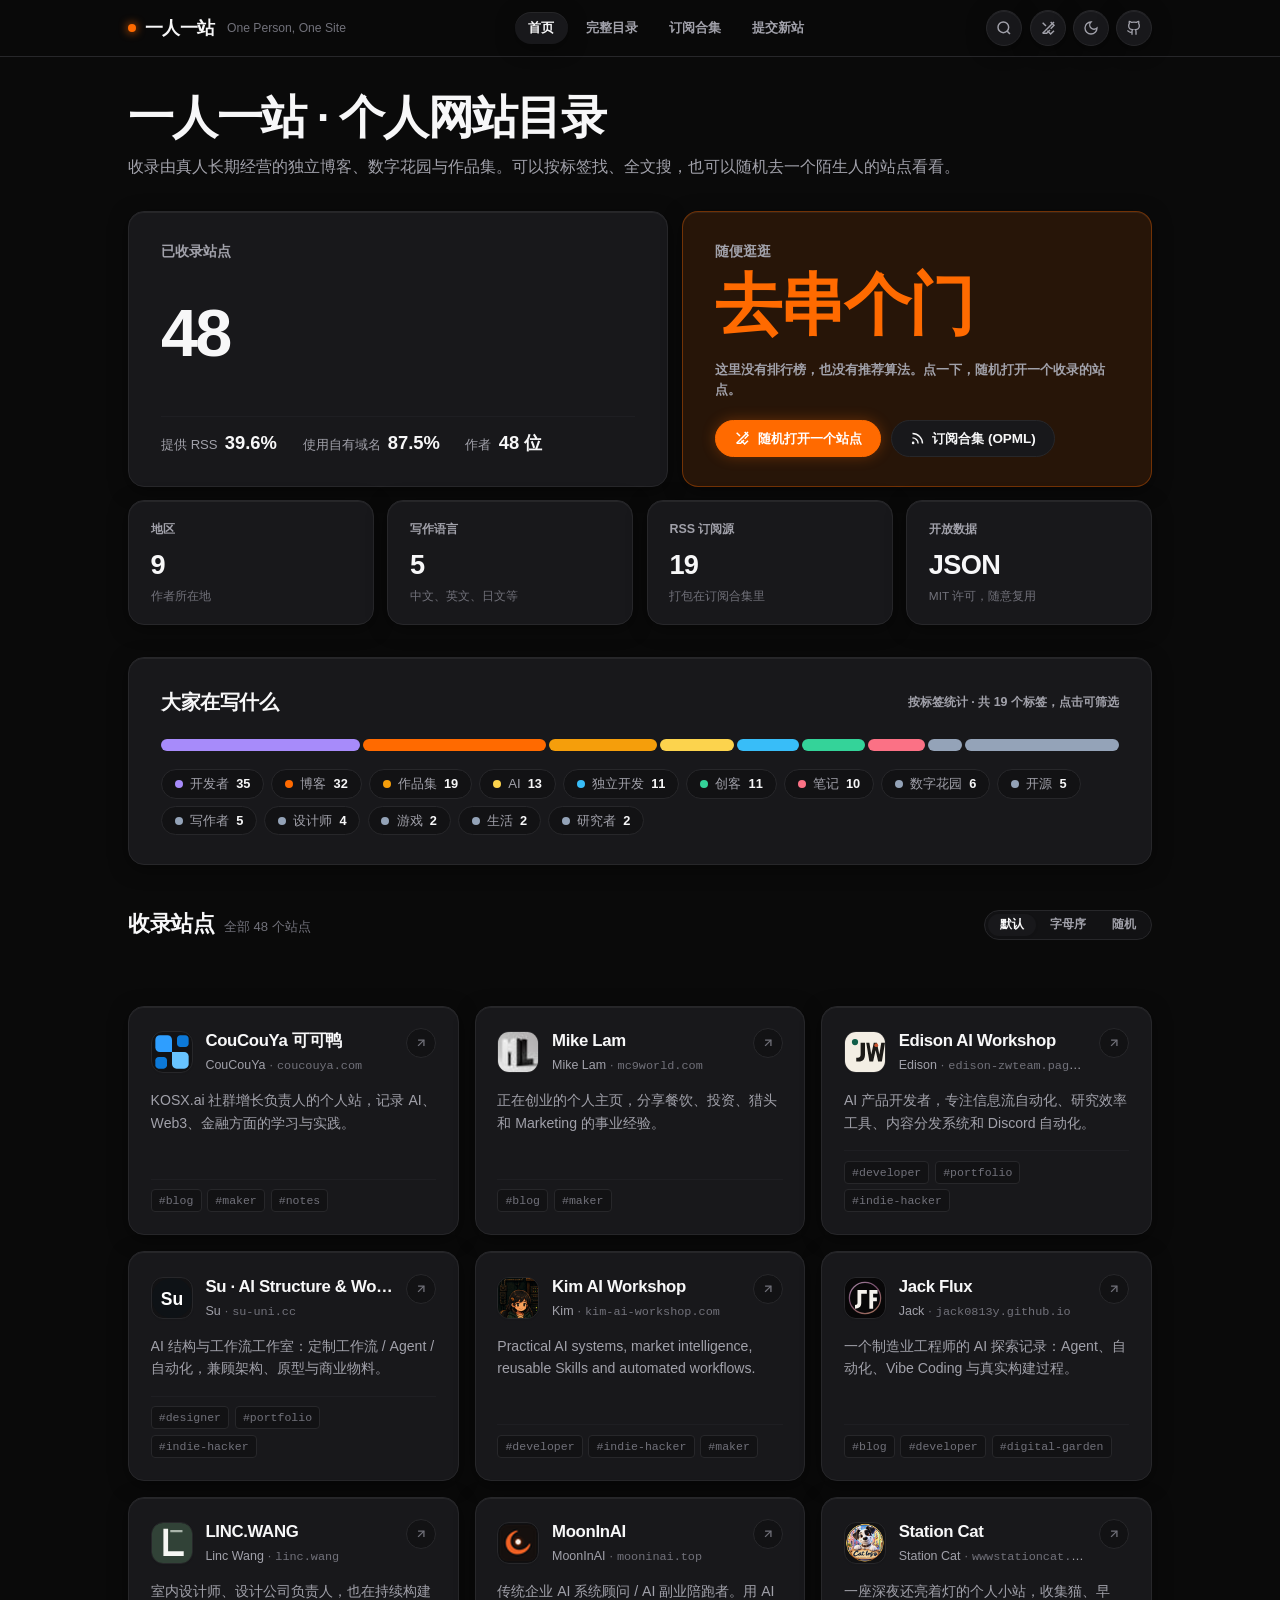
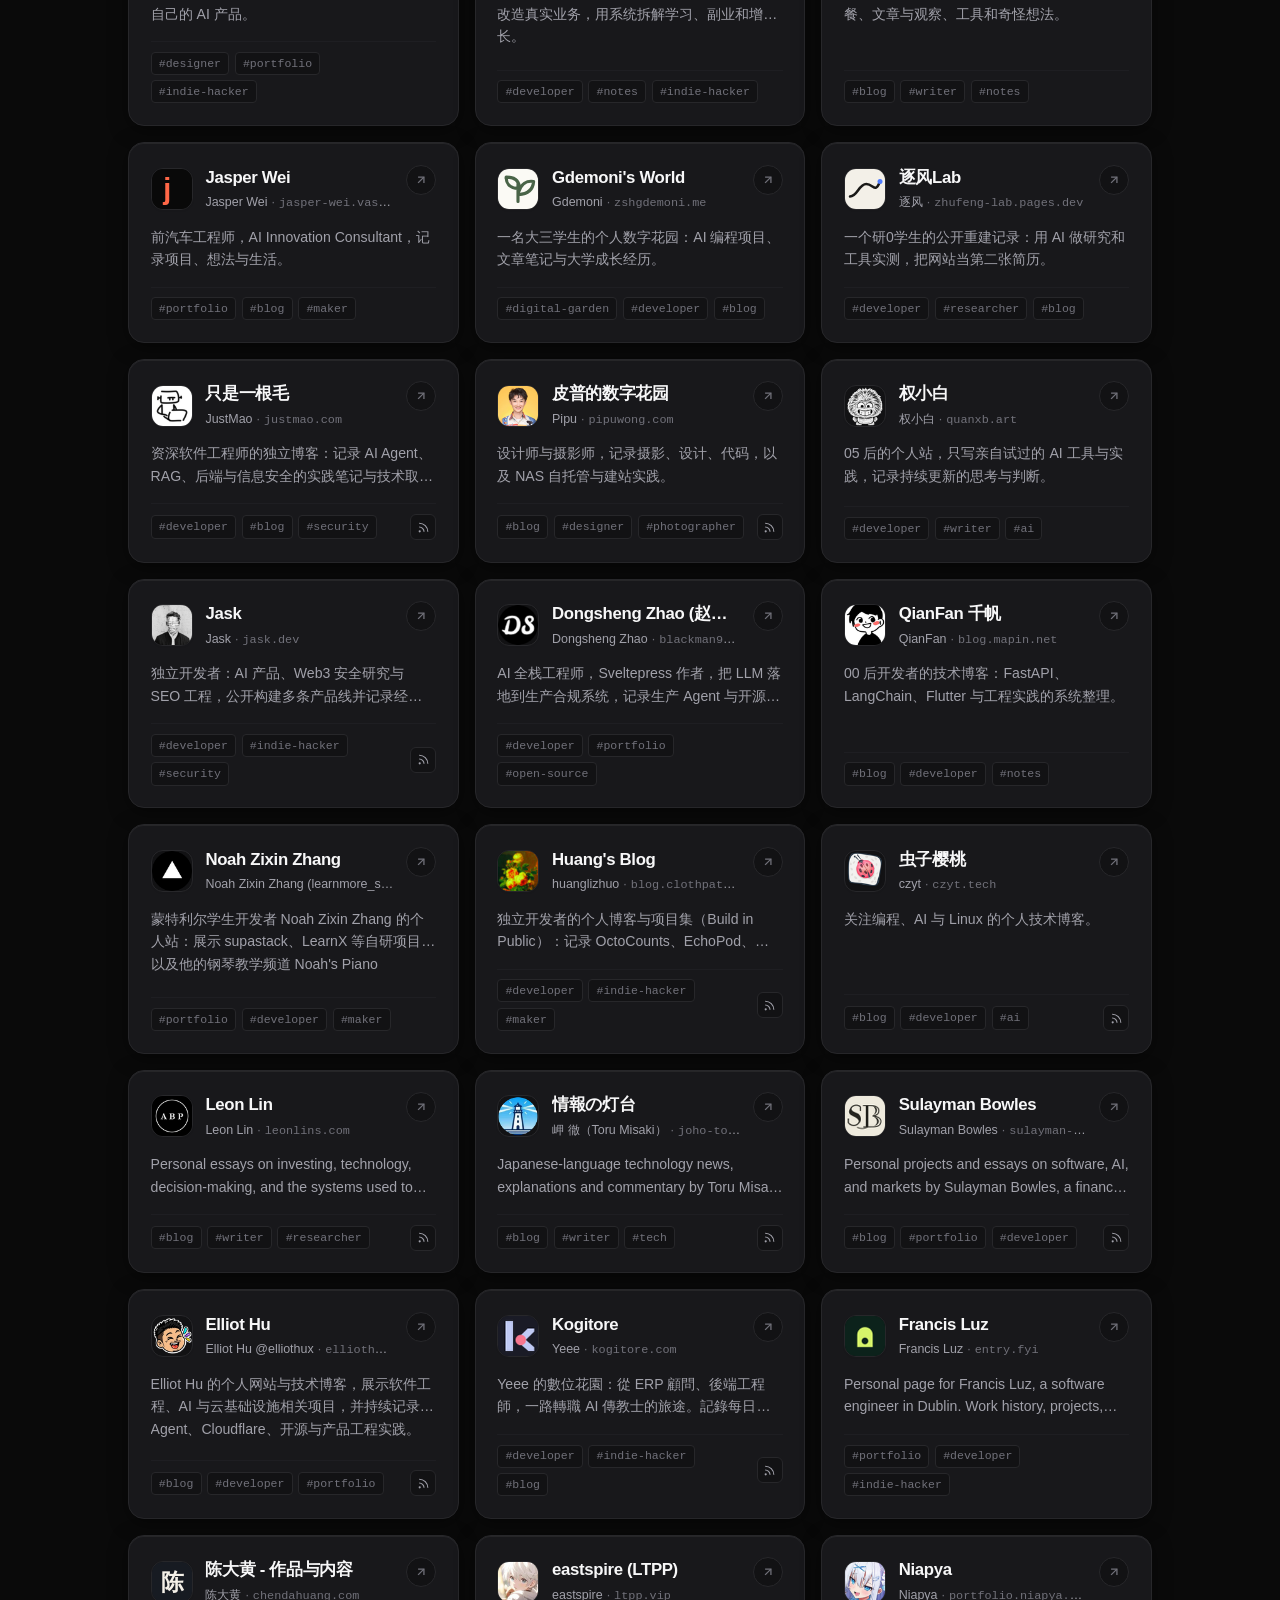
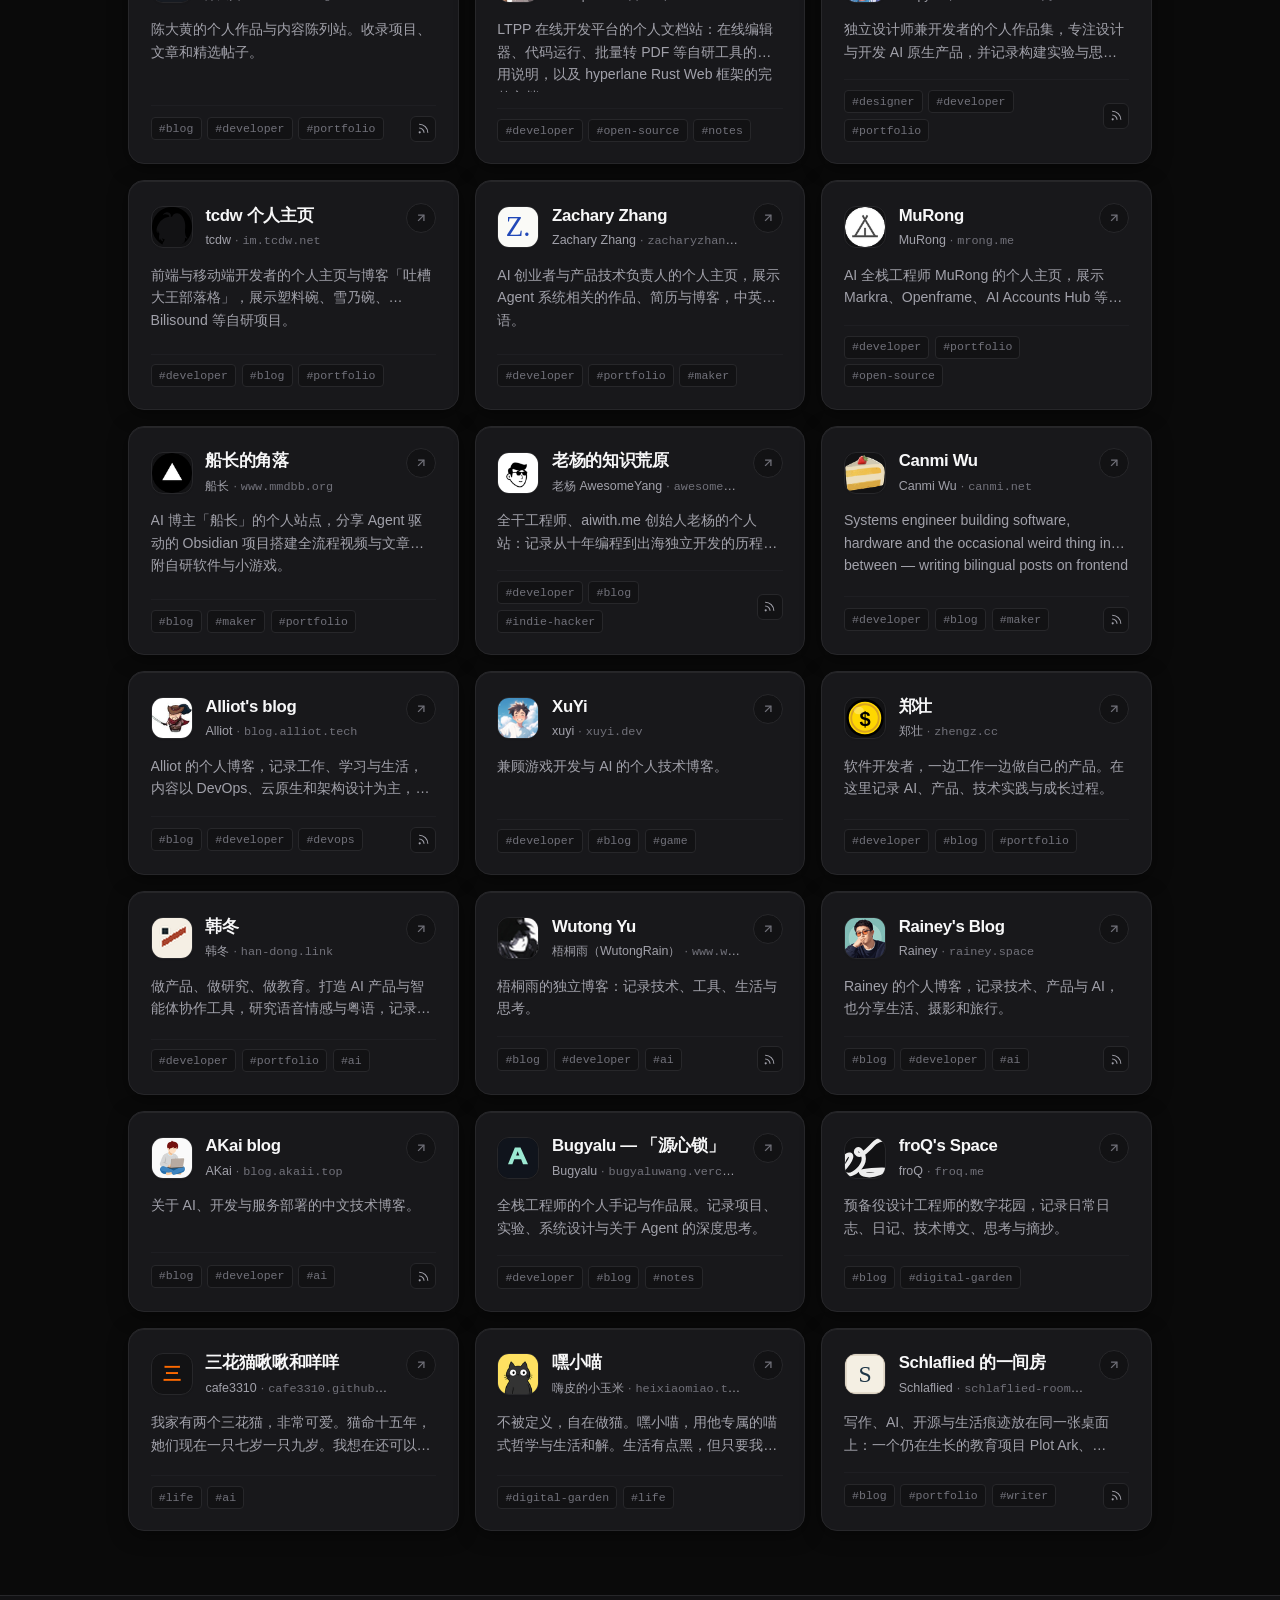
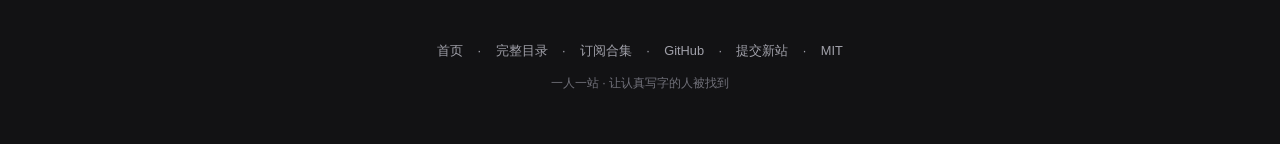
<file: index.html>
<!DOCTYPE html>
<html lang="zh-CN" data-theme-mode="system">
<head>
<meta charset="utf-8">
<meta name="viewport" content="width=device-width, initial-scale=1, viewport-fit=cover">
<title>一人一站 · 收集认真经营的独立博客与个人网站</title>
<meta name="description" content="一人一站收录真实创作者独立经营的博客、数字花园与个人作品集，支持按标签浏览、全文检索与随机漫游，帮助你在平台围墙之外发现值得长期阅读的个人网站。">
<link rel="canonical" href="https://realchendahuang.github.io/one-person-one-site/">
<meta property="og:title" content="一人一站 · 收集认真经营的独立博客与个人网站">
<meta property="og:description" content="一人一站收录真实创作者独立经营的博客、数字花园与个人作品集，帮助你在平台围墙之外发现值得长期阅读的个人网站。">
<meta property="og:type" content="website">
<meta property="og:url" content="https://realchendahuang.github.io/one-person-one-site/">
<meta property="og:image" content="https://realchendahuang.github.io/one-person-one-site/og-image.png">
<meta property="og:image:width" content="1200">
<meta property="og:image:height" content="630">
<meta property="og:site_name" content="一人一站">
<meta property="og:locale" content="zh_CN">
<meta name="twitter:card" content="summary_large_image">
<meta name="twitter:title" content="一人一站 · 收集认真经营的独立博客与个人网站">
<meta name="twitter:description" content="一人一站收录真实创作者独立经营的博客、数字花园与个人作品集，帮助你在平台围墙之外发现值得长期阅读的个人网站。">
<meta name="twitter:image" content="https://realchendahuang.github.io/one-person-one-site/og-image.png">
<meta name="theme-color" content="#0a0a0a">
<link rel="alternate" type="application/xml" title="一人一站 · 订阅合集 (OPML)" href="./feeds.opml">
<link rel="icon" href="./favicon.svg" type="image/svg+xml">
<link rel="apple-touch-icon" href="./apple-touch-icon.png">
<script type="application/ld+json">{"@context":"https://schema.org","@type":"CollectionPage","name":"一人一站 · 收集认真经营的独立博客与个人网站","description":"一人一站收录真实创作者独立经营的博客、数字花园与个人作品集，支持按标签浏览、全文检索与随机漫游，帮助你在平台围墙之外发现值得长期阅读的个人网站。","url":"https://realchendahuang.github.io/one-person-one-site/","inLanguage":"zh-CN","isFamilyFriendly":true,"mainEntity":{"@type":"ItemList","numberOfItems":48,"itemListElement":[{"@type":"ListItem","position":1,"name":"CouCouYa 可可鸭","url":"https://coucouya.com","description":"KOSX.ai 社群增长负责人的个人站，记录 AI、Web3、金融方面的学习与实践。"},{"@type":"ListItem","position":2,"name":"Mike Lam","url":"https://mc9world.com","description":"正在创业的个人主页，分享餐饮、投资、猎头和 Marketing 的事业经验。"},{"@type":"ListItem","position":3,"name":"Edison AI Workshop","url":"https://edison-zwteam.pages.dev","description":"AI 产品开发者，专注信息流自动化、研究效率工具、内容分发系统和 Discord 自动化。"},{"@type":"ListItem","position":4,"name":"Su · AI Structure & Workflow Studio","url":"https://su-uni.cc","description":"AI 结构与工作流工作室：定制工作流 / Agent / 自动化，兼顾架构、原型与商业物料。"},{"@type":"ListItem","position":5,"name":"Kim AI Workshop","url":"https://kim-ai-workshop.com","description":"Practical AI systems, market intelligence, reusable Skills and automated workflows."},{"@type":"ListItem","position":6,"name":"Jack Flux","url":"https://jack0813y.github.io","description":"一个制造业工程师的 AI 探索记录：Agent、自动化、Vibe Coding 与真实构建过程。"},{"@type":"ListItem","position":7,"name":"LINC.WANG","url":"https://linc.wang","description":"室内设计师、设计公司负责人，也在持续构建自己的 AI 产品。"},{"@type":"ListItem","position":8,"name":"MoonInAI","url":"https://mooninai.top","description":"传统企业 AI 系统顾问 / AI 副业陪跑者。用 AI 改造真实业务，用系统拆解学习、副业和增长。"},{"@type":"ListItem","position":9,"name":"Station Cat","url":"https://wwwstationcat.org","description":"一座深夜还亮着灯的个人小站，收集猫、早餐、文章与观察、工具和奇怪想法。"},{"@type":"ListItem","position":10,"name":"Jasper Wei","url":"https://jasper-wei.vast-beech-4429.chatgpt.site","description":"前汽车工程师，AI Innovation Consultant，记录项目、想法与生活。"},{"@type":"ListItem","position":11,"name":"Gdemoni's World","url":"https://zshgdemoni.me","description":"一名大三学生的个人数字花园：AI 编程项目、文章笔记与大学成长经历。"},{"@type":"ListItem","position":12,"name":"逐风Lab","url":"https://zhufeng-lab.pages.dev/","description":"一个研0学生的公开重建记录：用 AI 做研究和工具实测，把网站当第二张简历。"},{"@type":"ListItem","position":13,"name":"只是一根毛","url":"https://justmao.com/","description":"资深软件工程师的独立博客：记录 AI Agent、RAG、后端与信息安全的实践笔记与技术取舍。"},{"@type":"ListItem","position":14,"name":"皮普的数字花园","url":"https://pipuwong.com","description":"设计师与摄影师，记录摄影、设计、代码，以及 NAS 自托管与建站实践。"},{"@type":"ListItem","position":15,"name":"权小白","url":"https://quanxb.art/","description":"05 后的个人站，只写亲自试过的 AI 工具与实践，记录持续更新的思考与判断。"},{"@type":"ListItem","position":16,"name":"Jask","url":"https://jask.dev/","description":"独立开发者：AI 产品、Web3 安全研究与 SEO 工程，公开构建多条产品线并记录经历。"},{"@type":"ListItem","position":17,"name":"Dongsheng Zhao (赵东升)","url":"https://blackman99.github.io/me/","description":"AI 全栈工程师，Sveltepress 作者，把 LLM 落地到生产合规系统，记录生产 Agent 与开源工具。"},{"@type":"ListItem","position":18,"name":"QianFan 千帆","url":"https://blog.mapin.net/","description":"00 后开发者的技术博客：FastAPI、LangChain、Flutter 与工程实践的系统整理。"},{"@type":"ListItem","position":19,"name":"Noah Zixin Zhang","url":"https://www.rateministere.com","description":"蒙特利尔学生开发者 Noah Zixin Zhang 的个人站：展示 supastack、LearnX 等自研项目，以及他的钢琴教学频道 Noah's Piano Journey。"},{"@type":"ListItem","position":20,"name":"Huang's Blog","url":"https://blog.clothpath.com/","description":"独立开发者的个人博客与项目集（Build in Public）：记录 OctoCounts、EchoPod、QwenASR、Ketsuin 等从零构建的项目，以及学习笔记。"},{"@type":"ListItem","position":21,"name":"虫子樱桃","url":"https://czyt.tech","description":"关注编程、AI 与 Linux 的个人技术博客。"},{"@type":"ListItem","position":22,"name":"Leon Lin","url":"https://leonlins.com","description":"Personal essays on investing, technology, decision-making, and the systems used to research and understand uncertain problems."},{"@type":"ListItem","position":23,"name":"情報の灯台","url":"https://joho-todai.com/","description":"Japanese-language technology news, explanations and commentary by Toru Misaki, covering PCs, semiconductors, operating systems, AI and security with links to sources."},{"@type":"ListItem","position":24,"name":"Sulayman Bowles","url":"https://sulayman-bowles.dev/","description":"Personal projects and essays on software, AI, and markets by Sulayman Bowles, a finance student at UT Austin working in product and growth."},{"@type":"ListItem","position":25,"name":"Elliot Hu","url":"https://elliothu.me","description":"Elliot Hu 的个人网站与技术博客，展示软件工程、AI 与云基础设施相关项目，并持续记录 Agent、Cloudflare、开源与产品工程实践。"},{"@type":"ListItem","position":26,"name":"Kogitore","url":"https://kogitore.com","description":"Yeee 的數位花園：從 ERP 顧問、後端工程師，一路轉職 AI 傳教士的旅途。記錄每日 TIL、想清楚才寫的長文，以及用 AI agents 打造個人 control tower 的實作筆記。"},{"@type":"ListItem","position":27,"name":"Francis Luz","url":"https://entry.fyi/francisluz","description":"Personal page for Francis Luz, a software engineer in Dublin. Work history, projects, and what he is building now, kept on Entry."},{"@type":"ListItem","position":28,"name":"陈大黄 - 作品与内容","url":"https://chendahuang.com","description":"陈大黄的个人作品与内容陈列站。收录项目、文章和精选帖子。"},{"@type":"ListItem","position":29,"name":"eastspire (LTPP)","url":"https://ltpp.vip/","description":"LTPP 在线开发平台的个人文档站：在线编辑器、代码运行、批量转 PDF 等自研工具的使用说明，以及 hyperlane Rust Web 框架的完整文档。"},{"@type":"ListItem","position":30,"name":"Niapya","url":"https://portfolio.niapya.deno.net/","description":"独立设计师兼开发者的个人作品集，专注设计与开发 AI 原生产品，并记录构建实验与思考。"},{"@type":"ListItem","position":31,"name":"tcdw 个人主页","url":"https://im.tcdw.net/","description":"前端与移动端开发者的个人主页与博客「吐槽大王部落格」，展示塑料碗、雪乃碗、Bilisound 等自研项目。"},{"@type":"ListItem","position":32,"name":"Zachary Zhang","url":"https://zacharyzhang.com/","description":"AI 创业者与产品技术负责人的个人主页，展示 Agent 系统相关的作品、简历与博客，中英双语。"},{"@type":"ListItem","position":33,"name":"MuRong","url":"https://mrong.me","description":"AI 全栈工程师 MuRong 的个人主页，展示 Markra、Openframe、AI Accounts Hub 等自研产品与开源项目。"},{"@type":"ListItem","position":34,"name":"船长的角落","url":"https://www.mmdbb.org/","description":"AI 博主「船长」的个人站点，分享 Agent 驱动的 Obsidian 项目搭建全流程视频与文章，附自研软件与小游戏。"},{"@type":"ListItem","position":35,"name":"老杨的知识荒原","url":"https://awesomeyang.com","description":"全干工程师、aiwith.me 创始人老杨的个人站：记录从十年编程到出海独立开发的历程，附博客与仍在运营的作品。"},{"@type":"ListItem","position":36,"name":"Canmi Wu","url":"https://canmi.net","description":"Systems engineer building software, hardware and the occasional weird thing in between — writing bilingual posts on frontend craft, backend systems and embedded circuits."},{"@type":"ListItem","position":37,"name":"Alliot's blog","url":"https://blog.alliot.tech","description":"Alliot 的个人博客，记录工作、学习与生活，内容以 DevOps、云原生和架构设计为主，也会分享一些硬件折腾。"},{"@type":"ListItem","position":38,"name":"XuYi","url":"https://xuyi.dev","description":"兼顾游戏开发与 AI 的个人技术博客。"},{"@type":"ListItem","position":39,"name":"郑壮","url":"https://zhengz.cc/","description":"软件开发者，一边工作一边做自己的产品。在这里记录 AI、产品、技术实践与成长过程。"},{"@type":"ListItem","position":40,"name":"韩冬","url":"https://han-dong.link/","description":"做产品、做研究、做教育。打造 AI 产品与智能体协作工具，研究语音情感与粤语，记录影视研究与作品。"},{"@type":"ListItem","position":41,"name":"Wutong Yu","url":"https://www.wutongyu.site","description":"梧桐雨的独立博客：记录技术、工具、生活与思考。"},{"@type":"ListItem","position":42,"name":"Rainey's Blog","url":"https://rainey.space","description":"Rainey 的个人博客，记录技术、产品与 AI，也分享生活、摄影和旅行。"},{"@type":"ListItem","position":43,"name":"AKai blog","url":"https://blog.akaii.top","description":"关于 AI、开发与服务部署的中文技术博客。"},{"@type":"ListItem","position":44,"name":"Bugyalu — 「源心锁」","url":"https://bugyaluwang.vercel.app","description":"全栈工程师的个人手记与作品展。记录项目、实验、系统设计与关于 Agent 的深度思考。"},{"@type":"ListItem","position":45,"name":"froQ's Space","url":"https://froq.me","description":"预备役设计工程师的数字花园，记录日常日志、日记、技术博文、思考与摘抄。"},{"@type":"ListItem","position":46,"name":"三花猫啾啾和咩咩","url":"https://cafe3310.github.io/chocho-miemie-album/","description":"我家有两个三花猫，非常可爱。猫命十五年，她们现在一只七岁一只九岁。我想在还可以的时候让 Gemini 一直记住她们。"},{"@type":"ListItem","position":47,"name":"嘿小喵","url":"https://heixiaomiao.topnod.art/","description":"不被定义，自在做猫。嘿小喵，用他专属的喵式哲学与生活和解。生活有点黑，但只要我眼里有光，处处皆光明。"},{"@type":"ListItem","position":48,"name":"Schlaflied 的一间房","url":"https://schlaflied-room.work/","description":"写作、AI、开源与生活痕迹放在同一张桌面上：一个仍在生长的教育项目 Plot Ark、career-ops 开源贡献、原创中文写作与随笔，以及零散的案件记录。"}]}}</script>
<script>
  (function() {
    var stored = "dark";
    try { stored = localStorage.getItem("opos-theme") || "dark"; } catch(e) {}
    document.documentElement.setAttribute("data-theme-mode", stored);
    var prefersDark = window.matchMedia("(prefers-color-scheme: dark)").matches;
    var isDark = stored === "dark" || (stored === "system" && prefersDark);
    if (isDark) {
      document.documentElement.classList.add("dark");
    } else {
      document.documentElement.classList.remove("dark");
    }
    var meta = document.querySelector('meta[name="theme-color"]');
    if (meta) meta.setAttribute("content", isDark ? "#0a0a0a" : "#f5f6f7");
  })();
</script>
<style>
/*/* ============================================================
   一人一站 · KOSX 风格 Bento 现代设计系统
   设计语言：深色碳素底色 + 信号橙高光 + Bento 网格 + 紧密无衬线字体
   ============================================================ */

:root {
  color-scheme: light;
  --radius-sm: 8px;
  --radius-md: 12px;
  --radius-lg: 16px;
  --radius-xl: 20px;
  --radius-full: 9999px;

  /* 背景与面板 */
  --paper: #f5f6f7;
  --soft-surface: #f0f1f3;
  --surface: #ffffff;
  --line: #e4e4e7;
  --line-subtle: #f0f0f2;
  --ink: #18181b;
  --mist: #52525b;
  --fog: #a1a1aa;

  /* 品牌信号橙 (KOSX Signature Orange) */
  --signal: #ff6a00;
  --signal-hover: #e65f00;
  --signal-warm: #ffb347;
  --signal-deep: #ff3d00;
  --signal-soft: rgba(255, 106, 0, 0.08);
  --signal-border: rgba(255, 106, 0, 0.28);
  --signal-ink: #c2410c;

  /* 阴影与微光 */
  --panel-elev: 0 1px 3px rgba(0, 0, 0, 0.04), 0 10px 28px -14px rgba(0, 0, 0, 0.08);
  --hover-lift: 0 12px 30px -6px rgba(0, 0, 0, 0.12), 0 4px 10px -2px rgba(0, 0, 0, 0.06);
  --shadow-pop: 0 16px 40px -8px rgba(0, 0, 0, 0.16);

  /* 标签里程碑色彩 (Census Tokens) */
  --tag-violet: #8b5cf6;
  --tag-orange: #ff6a00;
  --tag-amber: #d97706;
  --tag-gold: #fbbf24;
  --tag-sky: #0284c7;
  --tag-emerald: #059669;
  --tag-rose: #f43f5e;
  --tag-slate: #64748b;

  --font-sans: -apple-system, BlinkMacSystemFont, "Segoe UI", Roboto, "Helvetica Neue", "PingFang SC", "Noto Sans CJK SC", "Microsoft YaHei", Arial, sans-serif;
  --font-mono: ui-monospace, SFMono-Regular, Menlo, Monaco, Consolas, "Liberation Mono", monospace;
}

html.dark {
  color-scheme: dark;

  /* 极致深色深沉碳黑 */
  --paper: #0a0a0a;
  --soft-surface: #121214;
  --surface: #18181b;
  --line: #27272a;
  --line-subtle: #1e1e22;
  --ink: #f7f7f8;
  --mist: #a1a1aa;
  --fog: #71717a;

  /* 信号橙 */
  --signal: #ff6a00;
  --signal-hover: #ff7d1a;
  --signal-warm: #ffb347;
  --signal-deep: #ff3d00;
  --signal-soft: rgba(255, 106, 0, 0.12);
  --signal-border: rgba(255, 106, 0, 0.35);
  --signal-ink: #ff6a00;

  /* 深色光泽与内阴影 (Subtle Inset Highlights) */
  --panel-elev: inset 0 1px 0 0 rgba(255, 255, 255, 0.06), 0 4px 20px -2px rgba(0, 0, 0, 0.5);
  --hover-lift: inset 0 1px 0 0 rgba(255, 255, 255, 0.12), 0 16px 36px -4px rgba(0, 0, 0, 0.75);
  --shadow-pop: 0 20px 50px -10px rgba(0, 0, 0, 0.8), inset 0 1px 0 0 rgba(255, 255, 255, 0.1);

  /* 标签色彩 (深色模式微调高饱和度) */
  --tag-violet: #a78bfa;
  --tag-orange: #ff6a00;
  --tag-amber: #f59e0b;
  --tag-gold: #fcd34d;
  --tag-sky: #38bdf8;
  --tag-emerald: #34d399;
  --tag-rose: #fb7185;
  --tag-slate: #94a3b8;
}

*, *::before, *::after {
  box-sizing: border-box;
}

body {
  margin: 0;
  background-color: var(--paper);
  color: var(--ink);
  font-family: var(--font-sans);
  line-height: 1.5;
  -webkit-font-smoothing: antialiased;
  -moz-osx-font-smoothing: grayscale;
  min-height: 100vh;
  display: flex;
  flex-direction: column;
}

/* 屏幕阅读器辅助 */
.sr-only {
  position: absolute;
  width: 1px;
  height: 1px;
  margin: -1px;
  padding: 0;
  overflow: hidden;
  clip: rect(0, 0, 0, 0);
  white-space: nowrap;
  border: 0;
}

.tabular-nums {
  font-variant-numeric: tabular-nums;
}

/* ================= 顶栏 (Sticky Header) ================= */
.site-header {
  position: sticky;
  top: 0;
  z-index: 40;
  width: 100%;
  border-bottom: 1px solid var(--line);
  background: rgba(245, 246, 247, 0.82);
  backdrop-filter: blur(16px);
  -webkit-backdrop-filter: blur(16px);
  transition: background-color 0.2s ease, border-color 0.2s ease;
}
html.dark .site-header {
  background: rgba(10, 10, 10, 0.82);
}

.header-inner {
  max-width: 1080px;
  height: 56px;
  margin: 0 auto;
  padding: 0 clamp(16px, 2.5vw, 28px);
  display: flex;
  align-items: center;
  justify-content: space-between;
  gap: 1rem;
}

/* 品牌 Logo */
.brand {
  display: flex;
  align-items: center;
  gap: 0.55rem;
  text-decoration: none;
  color: var(--ink);
  flex-shrink: 0;
}
.brand-pulse {
  width: 8px;
  height: 8px;
  border-radius: 50%;
  background: var(--signal);
  box-shadow: 0 0 10px var(--signal);
  animation: pulse-dot 2.2s cubic-bezier(0.4, 0, 0.6, 1) infinite;
}
@keyframes pulse-dot {
  0%, 100% { opacity: 1; transform: scale(1); }
  50% { opacity: 0.5; transform: scale(0.85); }
}
.brand-title {
  font-weight: 800;
  font-size: 1.12rem;
  letter-spacing: -0.025em;
  color: var(--ink);
}
.brand-sub {
  font-size: 0.76rem;
  color: var(--fog);
  font-weight: 500;
  letter-spacing: 0;
  margin-left: 0.2rem;
}
@media (max-width: 640px) {
  .brand-sub { display: none; }
}

/* 中间导航胶囊 (Pill Navigation) */
.nav-pills {
  display: flex;
  align-items: center;
  gap: 0.25rem;
}
.nav-pill {
  padding: 0.35rem 0.85rem;
  font-size: 0.84rem;
  font-weight: 600;
  color: var(--mist);
  text-decoration: none;
  border-radius: var(--radius-full);
  transition: all 0.15s ease;
  white-space: nowrap;
}
.nav-pill:hover {
  color: var(--ink);
  background: var(--soft-surface);
}
.nav-pill.active {
  background: var(--surface);
  color: var(--ink);
  box-shadow: var(--panel-elev);
}
@media (max-width: 640px) {
  .nav-pills { display: none; }
}

/* 右侧操作栏 */
.header-actions {
  display: flex;
  align-items: center;
  gap: 0.45rem;
}
.icon-circle-btn {
  display: inline-flex;
  align-items: center;
  justify-content: center;
  width: 36px;
  height: 36px;
  border-radius: 50%;
  background: var(--surface);
  border: 1px solid var(--line);
  box-shadow: var(--panel-elev);
  color: var(--mist);
  cursor: pointer;
  text-decoration: none;
  flex-shrink: 0;
  transition: all 0.15s ease;
  padding: 0;
}
.icon-circle-btn:hover {
  background: var(--soft-surface);
  color: var(--ink);
  border-color: var(--line);
  transform: translateY(-1px);
}
.icon-circle-btn:active {
  transform: scale(0.95);
}
.icon-circle-btn svg {
  width: 16px;
  height: 16px;
}

.theme-icon-sun, .theme-icon-moon, .theme-icon-system { display: none; }
html[data-theme-mode="light"] .theme-icon-sun { display: block; }
html[data-theme-mode="dark"] .theme-icon-moon { display: block; }
html[data-theme-mode="system"] .theme-icon-system { display: block; }

/* ================= 主布局容器 ================= */
.main-wrapper {
  max-width: 1080px;
  margin: 0 auto;
  padding: 2.2rem clamp(16px, 2.5vw, 28px) 4rem;
  flex: 1;
  width: 100%;
}

/* Hero 标题区 */
.hero-header {
  margin-bottom: 2rem;
}
.hero-title {
  margin: 0 0 0.5rem;
  font-size: clamp(2rem, 3.8vw, 2.85rem);
  font-weight: 800;
  letter-spacing: -0.035em;
  line-height: 1.15;
  color: var(--ink);
}
.hero-desc {
  margin: 0;
  font-size: clamp(0.88rem, 1.3vw, 1.02rem);
  color: var(--mist);
  line-height: 1.6;
}

/* ================= 通用面板卡片 (Bento Panel) ================= */
.panel-card {
  background: var(--surface);
  border: 1px solid var(--line);
  border-radius: var(--radius-lg);
  box-shadow: var(--panel-elev);
  transition: border-color 0.2s ease, box-shadow 0.2s ease, transform 0.25s cubic-bezier(0, 0, 0.2, 1);
}

/* 卡片悬停微浮动 */
.card-lift {
  transition: transform 0.25s cubic-bezier(0, 0, 0.2, 1), box-shadow 0.25s cubic-bezier(0, 0, 0.2, 1), border-color 0.2s ease;
}
.card-lift:hover {
  transform: translateY(-3px);
  border-color: rgba(255, 106, 0, 0.35);
  box-shadow: var(--hover-lift);
}

/* ================= Bento 第一行：两列大卡片 ================= */
.bento-row-top {
  display: grid;
  grid-template-columns: 1.15fr 1fr;
  gap: 0.85rem;
  margin-bottom: 0.85rem;
}
@media (max-width: 820px) {
  .bento-row-top { grid-template-columns: 1fr; }
}

/* 左侧数据聚合大卡 */
.bento-hero-left {
  padding: 1.8rem 2rem;
  display: flex;
  flex-direction: column;
  justify-content: space-between;
}
.bento-label {
  font-size: 0.88rem;
  font-weight: 600;
  color: var(--mist);
}
.bento-big-stat {
  font-size: clamp(3rem, 5.2vw, 4.2rem);
  font-weight: 800;
  line-height: 1.05;
  letter-spacing: -0.04em;
  margin: 0.6rem 0 1.2rem;
  color: var(--ink);
  font-variant-numeric: tabular-nums;
}
.bento-big-stat.text-signal {
  color: var(--signal);
}
.bento-sub-metrics {
  display: flex;
  flex-wrap: wrap;
  align-items: baseline;
  gap: 1.6rem;
  padding-top: 0.8rem;
  border-top: 1px solid var(--line-subtle);
}
.bento-sub-item {
  display: flex;
  align-items: baseline;
  gap: 0.45rem;
}
.sub-label {
  font-size: 0.82rem;
  color: var(--mist);
  font-weight: 500;
}
.sub-val {
  font-size: 1.15rem;
  font-weight: 800;
  color: var(--ink);
  font-variant-numeric: tabular-nums;
}

/* 右侧橙色漫游 & 探索大卡 */
.bento-hero-right {
  padding: 1.8rem 2rem;
  background: var(--signal-soft);
  border: 1px solid var(--signal-border);
  display: flex;
  flex-direction: column;
  justify-content: space-between;
}
.bento-desc-row {
  font-size: 0.84rem;
  font-weight: 600;
  color: var(--mist);
  margin-bottom: 1.2rem;
}
.bento-actions-row {
  display: flex;
  flex-wrap: wrap;
  gap: 0.6rem;
}
.hero-action-btn {
  display: inline-flex;
  align-items: center;
  justify-content: center;
  gap: 0.45rem;
  padding: 0.6rem 1.15rem;
  font-size: 0.84rem;
  font-weight: 600;
  border-radius: var(--radius-full);
  cursor: pointer;
  text-decoration: none;
  transition: all 0.15s ease;
  line-height: 1;
}
.hero-action-btn.primary {
  background: var(--signal);
  color: #ffffff;
  border: 1px solid var(--signal);
  box-shadow: 0 0 14px rgba(255, 106, 0, 0.3);
}
.hero-action-btn.primary:hover {
  background: var(--signal-hover);
  transform: translateY(-1px);
}
.hero-action-btn.secondary {
  background: var(--surface);
  color: var(--ink);
  border: 1px solid var(--line);
}
.hero-action-btn.secondary:hover {
  background: var(--soft-surface);
  color: var(--ink);
  transform: translateY(-1px);
}

/* ================= Bento 第二行：四格指标 ================= */
.bento-stats-grid {
  display: grid;
  grid-template-columns: repeat(4, 1fr);
  gap: 0.85rem;
  margin-bottom: 2rem;
}
@media (max-width: 768px) {
  .bento-stats-grid { grid-template-columns: repeat(2, 1fr); }
}
@media (max-width: 440px) {
  .bento-stats-grid { grid-template-columns: 1fr; }
}

.stat-item {
  padding: 1.15rem 1.35rem;
  display: flex;
  flex-direction: column;
}
.stat-item-label {
  font-size: 0.78rem;
  font-weight: 600;
  color: var(--mist);
}
.stat-item-val {
  font-size: 1.7rem;
  font-weight: 800;
  letter-spacing: -0.025em;
  color: var(--ink);
  margin: 0.4rem 0 0.15rem;
  font-variant-numeric: tabular-nums;
}
.stat-item-sub {
  font-size: 0.74rem;
  color: var(--fog);
}

/* ================= Bento 第三行：里程碑与分布 (Milestone Distribution) ================= */
.milestone-section {
  padding: 1.8rem 2rem;
  margin-bottom: 2.2rem;
}
.milestone-header {
  display: flex;
  flex-wrap: wrap;
  align-items: center;
  justify-content: space-between;
  gap: 0.5rem;
  margin-bottom: 1.4rem;
}
.milestone-title {
  margin: 0;
  font-size: 1.25rem;
  font-weight: 800;
  letter-spacing: -0.02em;
  color: var(--ink);
}
.milestone-count {
  font-size: 0.78rem;
  font-weight: 600;
  color: var(--mist);
  font-variant-numeric: tabular-nums;
}

/* 彩色进度条 */
.milestone-bar-wrap {
  position: relative;
  display: flex;
  height: 12px;
  gap: 3px;
  margin-bottom: 1.1rem;
}
.milestone-segment {
  height: 100%;
  min-width: 6px;
  border-radius: var(--radius-full);
  border: none;
  padding: 0;
  cursor: pointer;
  transition: opacity 0.18s ease, transform 0.18s ease;
}
.milestone-segment:hover {
  opacity: 0.82;
  transform: scaleY(1.25);
}

/* 分布药丸标签按钮 */
.milestone-pills-wrap {
  display: flex;
  flex-wrap: wrap;
  gap: 0.45rem;
}
.milestone-pill {
  display: inline-flex;
  align-items: center;
  gap: 0.45rem;
  padding: 0.3rem 0.8rem;
  border-radius: var(--radius-full);
  background: var(--soft-surface);
  border: 1px solid var(--line);
  color: var(--mist);
  font-size: 0.82rem;
  font-weight: 500;
  cursor: pointer;
  transition: all 0.15s ease;
  user-select: none;
}
.milestone-pill:hover {
  color: var(--ink);
  background: var(--line);
  border-color: var(--fog);
}
.milestone-pill.active {
  background: var(--surface);
  color: var(--ink);
  border-color: var(--signal);
  box-shadow: 0 0 10px rgba(255, 106, 0, 0.25);
}
.milestone-dot {
  width: 8px;
  height: 8px;
  border-radius: 50%;
  flex-shrink: 0;
}
.milestone-pill b {
  font-weight: 700;
  color: var(--ink);
  font-size: 0.8rem;
}

/* ================= 筛选与排序控制条 ================= */
.sites-section-header {
  display: flex;
  flex-wrap: wrap;
  align-items: center;
  justify-content: space-between;
  gap: 0.8rem;
  margin-bottom: 1.1rem;
  padding-top: 0.5rem;
}
.section-title-wrap {
  display: flex;
  align-items: baseline;
  gap: 0.6rem;
}
.section-title {
  margin: 0;
  font-size: 1.35rem;
  font-weight: 800;
  letter-spacing: -0.02em;
  color: var(--ink);
}
.section-subtitle {
  font-size: 0.82rem;
  color: var(--fog);
  font-weight: 500;
}

/* 活跃搜索气泡 */
.active-search-chip {
  display: inline-flex;
  align-items: center;
  gap: 0.35rem;
  height: 28px;
  padding: 0 0.75rem;
  background: var(--signal-soft);
  color: var(--signal);
  border: 1px solid var(--signal-border);
  border-radius: var(--radius-full);
  font-size: 0.78rem;
  font-weight: 600;
  cursor: pointer;
  transition: all 0.15s ease;
}
.active-search-chip:hover {
  background: rgba(255, 106, 0, 0.18);
}
.active-search-chip[hidden] {
  display: none;
}
.search-chip-close {
  font-size: 0.72rem;
  opacity: 0.8;
}

/* 排序分段按钮 (Segmented Control) */
.sort-group {
  display: inline-flex;
  align-items: center;
  background: var(--soft-surface);
  border: 1px solid var(--line);
  border-radius: var(--radius-full);
  padding: 3px;
  gap: 2px;
}
.sort-btn {
  background: transparent;
  border: none;
  color: var(--mist);
  font-size: 0.78rem;
  font-weight: 600;
  padding: 0.3rem 0.75rem;
  border-radius: var(--radius-full);
  cursor: pointer;
  line-height: 1;
  transition: all 0.15s ease;
}
.sort-btn:hover {
  color: var(--ink);
}
.sort-btn.active {
  background: var(--surface);
  color: var(--ink);
  box-shadow: 0 1px 3px rgba(0, 0, 0, 0.08);
}

/* 横向分类药丸筛选栏 */
.tags-filter-bar {
  margin-bottom: 1.2rem;
  overflow-x: auto;
  scrollbar-width: none;
  -webkit-overflow-scrolling: touch;
  padding-bottom: 4px;
}
.tags-filter-bar::-webkit-scrollbar {
  display: none;
}
.tags-scroll-wrap {
  display: inline-flex;
  gap: 0.4rem;
}
.tag-btn {
  display: inline-flex;
  align-items: center;
  gap: 0.3rem;
  height: 32px;
  padding: 0 0.85rem;
  background: var(--surface);
  border: 1px solid var(--line);
  border-radius: var(--radius-full);
  font-size: 0.82rem;
  color: var(--mist);
  font-weight: 500;
  cursor: pointer;
  flex-shrink: 0;
  user-select: none;
  transition: all 0.14s ease;
}
.tag-btn:hover {
  color: var(--ink);
  background: var(--soft-surface);
  border-color: var(--fog);
}
.tag-btn.active {
  background: var(--ink);
  color: var(--paper);
  border-color: var(--ink);
  font-weight: 600;
}
html.dark .tag-btn.active {
  background: #ffffff;
  color: #000000;
  border-color: #ffffff;
}
.tag-count {
  font-size: 0.72rem;
  opacity: 0.65;
  font-variant-numeric: tabular-nums;
}

/* ================= 站点卡片网格 (Bento Sites Grid) ================= */
.sites-grid {
  display: grid;
  grid-template-columns: repeat(auto-fill, minmax(320px, 1fr));
  gap: 1rem;
}

.site-card {
  position: relative;
  display: flex;
  flex-direction: column;
  padding: 1.35rem;
  background: var(--surface);
  border: 1px solid var(--line);
  border-radius: var(--radius-lg);
  box-shadow: var(--panel-elev);
  color: inherit;
  min-height: 180px;
  transition: transform 0.25s cubic-bezier(0, 0, 0.2, 1), box-shadow 0.25s cubic-bezier(0, 0, 0.2, 1), border-color 0.2s ease;
}
.site-card:hover {
  transform: translateY(-3px);
  border-color: rgba(255, 106, 0, 0.35);
  box-shadow: var(--hover-lift);
}
.site-card.is-hidden {
  display: none !important;
}

.card-top {
  display: flex;
  align-items: flex-start;
  justify-content: space-between;
  gap: 0.75rem;
  margin-bottom: 0.8rem;
}

.card-header-main {
  display: flex;
  align-items: center;
  gap: 0.8rem;
  min-width: 0;
  flex: 1;
}

/* 站点图标 Squircle */
.site-favicon {
  width: 42px;
  height: 42px;
  border-radius: 12px;
  background: var(--soft-surface);
  border: 1px solid var(--line);
  flex-shrink: 0;
  display: flex;
  align-items: center;
  justify-content: center;
  overflow: hidden;
  box-shadow: 0 1px 2px rgba(0, 0, 0, 0.05);
}
.site-favicon img {
  width: 100%;
  height: 100%;
  object-fit: cover;
}
.site-favicon-letter {
  font-weight: 800;
  font-size: 1.1rem;
  color: var(--signal);
}

.card-title-wrap {
  min-width: 0;
  flex: 1;
}
.site-name {
  margin: 0;
  font-size: 1.05rem;
  font-weight: 700;
  letter-spacing: -0.02em;
  color: var(--ink);
  white-space: nowrap;
  overflow: hidden;
  text-overflow: ellipsis;
}
.site-link {
  color: inherit;
  text-decoration: none;
}
.site-link:hover {
  text-decoration: underline;
  text-decoration-color: var(--signal);
  text-underline-offset: 4px;
}
/* 点击卡片铺满热区 */
.site-link::after {
  content: "";
  position: absolute;
  inset: 0;
  z-index: 1;
  border-radius: var(--radius-lg);
}

.site-owner-sub {
  font-size: 0.78rem;
  color: var(--mist);
  margin-top: 0.2rem;
  white-space: nowrap;
  overflow: hidden;
  text-overflow: ellipsis;
}
.site-owner-sub .sub-sep {
  color: var(--fog);
  margin: 0 0.25rem;
}
.site-owner-sub .sub-domain {
  font-family: var(--font-mono);
  font-size: 0.74rem;
  color: var(--fog);
}

/* 悬停微动右上箭头 */
.card-arrow-icon {
  width: 30px;
  height: 30px;
  border-radius: 50%;
  background: var(--soft-surface);
  border: 1px solid var(--line);
  color: var(--fog);
  display: flex;
  align-items: center;
  justify-content: center;
  flex-shrink: 0;
  transition: all 0.2s cubic-bezier(0, 0, 0.2, 1);
}
.site-card:hover .card-arrow-icon {
  background: var(--signal);
  color: #ffffff;
  border-color: var(--signal);
  transform: translate(2px, -2px);
  box-shadow: 0 0 10px rgba(255, 106, 0, 0.35);
}
.card-arrow-icon svg {
  width: 14px;
  height: 14px;
}

/* 简介 */
.site-desc {
  margin: 0 0 1rem;
  font-size: 0.88rem;
  color: var(--mist);
  line-height: 1.6;
  display: -webkit-box;
  -webkit-line-clamp: 2;
  -webkit-box-orient: vertical;
  overflow: hidden;
  flex: 1;
}

/* 底部标签与操作 */
.card-bottom {
  display: flex;
  align-items: center;
  justify-content: space-between;
  gap: 0.5rem;
  margin-top: auto;
  padding-top: 0.6rem;
  border-top: 1px solid var(--line-subtle);
}

.card-tags {
  display: flex;
  flex-wrap: wrap;
  gap: 0.35rem;
}
.card-tag {
  font-family: var(--font-mono);
  font-size: 0.72rem;
  color: var(--fog);
  background: var(--soft-surface);
  border: 1px solid var(--line);
  padding: 0.12rem 0.45rem;
  border-radius: 4px;
  font-weight: 500;
}

.card-actions {
  display: flex;
  align-items: center;
  gap: 0.3rem;
  position: relative;
  z-index: 2;
}
.mini-action-btn {
  display: inline-flex;
  align-items: center;
  justify-content: center;
  width: 26px;
  height: 26px;
  border-radius: 6px;
  background: var(--soft-surface);
  border: 1px solid var(--line);
  color: var(--mist);
  cursor: pointer;
  padding: 0;
  text-decoration: none;
  transition: all 0.15s ease;
}
.mini-action-btn:hover {
  background: var(--signal);
  color: #ffffff;
  border-color: var(--signal);
  box-shadow: 0 0 8px rgba(255, 106, 0, 0.3);
}
.mini-action-btn svg {
  width: 13px;
  height: 13px;
}

/* ================= 空状态 ================= */
.empty-state {
  text-align: center;
  padding: 4rem 1.5rem;
  margin: 1.5rem 0;
}
.empty-icon {
  font-size: 2.5rem;
  margin-bottom: 0.8rem;
}
.empty-title {
  font-size: 1.15rem;
  font-weight: 700;
  color: var(--ink);
  margin: 0 0 0.4rem;
}
.empty-sub {
  font-size: 0.85rem;
  color: var(--mist);
  margin: 0 0 1.2rem;
}

/* ================= 搜索弹窗 (Spotlight Search) ================= */
.search-backdrop {
  position: fixed;
  inset: 0;
  z-index: 100;
  background: rgba(0, 0, 0, 0.65);
  backdrop-filter: blur(16px);
  -webkit-backdrop-filter: blur(16px);
  display: flex;
  align-items: flex-start;
  justify-content: center;
  padding: clamp(1rem, 6vh, 4rem) 1rem 1rem;
  opacity: 0;
  pointer-events: none;
  transition: opacity 0.2s ease;
}
.search-backdrop.open {
  opacity: 1;
  pointer-events: auto;
}

.search-box {
  width: 100%;
  max-width: 560px;
  border-radius: var(--radius-xl);
  box-shadow: var(--shadow-pop);
  overflow: hidden;
  display: flex;
  flex-direction: column;
  max-height: 80vh;
  transform: translateY(-12px) scale(0.98);
  transition: transform 0.22s cubic-bezier(0.16, 1, 0.3, 1);
}
.search-backdrop.open .search-box {
  transform: translateY(0) scale(1);
}

.search-input-row {
  display: flex;
  align-items: center;
  gap: 0.75rem;
  padding: 1rem 1.2rem;
  border-bottom: 1px solid var(--line);
}
.search-input-row svg {
  color: var(--signal);
  flex-shrink: 0;
}
.search-input-field {
  flex: 1;
  min-width: 0;
  background: transparent;
  border: none;
  outline: none;
  font-family: inherit;
  font-size: 1rem;
  color: var(--ink);
}
.search-input-field::placeholder {
  color: var(--fog);
}
.search-kbd-hint {
  font-family: var(--font-mono);
  font-size: 0.7rem;
  font-weight: 600;
  padding: 0.15rem 0.4rem;
  border-radius: 4px;
  background: var(--soft-surface);
  border: 1px solid var(--line);
  color: var(--fog);
  flex-shrink: 0;
}
.search-close-btn {
  background: var(--soft-surface);
  border: 1px solid var(--line);
  color: var(--mist);
  border-radius: 50%;
  width: 24px;
  height: 24px;
  display: flex;
  align-items: center;
  justify-content: center;
  font-size: 0.75rem;
  cursor: pointer;
  flex-shrink: 0;
}
.search-close-btn:hover {
  background: var(--line);
  color: var(--ink);
}

.search-tags-row {
  display: flex;
  align-items: center;
  gap: 0.35rem;
  overflow-x: auto;
  scrollbar-width: none;
  -webkit-overflow-scrolling: touch;
  padding: 0.6rem 1rem;
  border-bottom: 1px solid var(--line-subtle);
  background: var(--soft-surface);
}
.search-tags-row::-webkit-scrollbar {
  display: none;
}
.s-tag-pill {
  display: inline-flex;
  align-items: center;
  padding: 0.2rem 0.65rem;
  border-radius: var(--radius-full);
  background: var(--surface);
  border: 1px solid var(--line);
  font-size: 0.76rem;
  font-weight: 500;
  color: var(--mist);
  cursor: pointer;
  flex-shrink: 0;
  user-select: none;
  transition: all 0.12s ease;
}
.s-tag-pill:hover {
  color: var(--ink);
  border-color: var(--fog);
}
.s-tag-pill.active {
  background: var(--ink);
  color: var(--paper);
  border-color: var(--ink);
  font-weight: 600;
}
html.dark .s-tag-pill.active {
  background: #ffffff;
  color: #000000;
}

.search-results-list {
  overflow-y: auto;
  padding: 0.6rem;
  display: flex;
  flex-direction: column;
  gap: 0.3rem;
}
.search-item {
  display: flex;
  align-items: center;
  justify-content: space-between;
  gap: 0.8rem;
  padding: 0.7rem 0.9rem;
  border-radius: var(--radius-md);
  cursor: pointer;
  text-decoration: none;
  color: inherit;
  transition: background-color 0.12s ease;
}
.search-item:hover {
  background: var(--soft-surface);
}
.search-item-info {
  min-width: 0;
  flex: 1;
}
.search-item-title {
  font-size: 0.92rem;
  font-weight: 700;
  color: var(--ink);
  white-space: nowrap;
  overflow: hidden;
  text-overflow: ellipsis;
}
.search-item-sub {
  font-size: 0.78rem;
  color: var(--mist);
  white-space: nowrap;
  overflow: hidden;
  text-overflow: ellipsis;
  margin-top: 0.15rem;
}
.search-item-go {
  flex-shrink: 0;
  font-size: 0.78rem;
  color: var(--fog);
  font-weight: 600;
  display: flex;
  align-items: center;
  gap: 0.2rem;
}
.search-item:hover .search-item-go {
  color: var(--signal);
}
.search-empty {
  padding: 2rem 1rem;
  text-align: center;
  color: var(--fog);
  font-size: 0.88rem;
}
.search-more {
  padding: 0.6rem 0.8rem;
  text-align: center;
  font-size: 0.78rem;
}
.search-more button {
  background: none;
  border: none;
  color: var(--signal);
  font-weight: 600;
  cursor: pointer;
  text-decoration: underline;
}

/* ================= 浮动 Toast 提示 ================= */
.toast-notice {
  position: fixed;
  bottom: 2rem;
  right: 2rem;
  z-index: 120;
  background: var(--surface);
  border: 1px solid var(--line);
  color: var(--ink);
  padding: 0.55rem 1.1rem;
  border-radius: var(--radius-full);
  font-size: 0.84rem;
  font-weight: 600;
  box-shadow: var(--shadow-pop);
  display: flex;
  align-items: center;
  gap: 0.5rem;
  opacity: 0;
  transform: translateY(12px) scale(0.95);
  pointer-events: none;
  transition: all 0.22s cubic-bezier(0.16, 1, 0.3, 1);
}
.toast-notice.show {
  opacity: 1;
  transform: translateY(0) scale(1);
}
.toast-dot {
  width: 8px;
  height: 8px;
  border-radius: 50%;
  background: var(--signal);
  box-shadow: 0 0 8px var(--signal);
  animation: pulse-dot 1.8s infinite;
}
@media (max-width: 600px) {
  .toast-notice { left: 1rem; right: 1rem; bottom: 1.2rem; justify-content: center; }
}

/* ================= 页脚 ================= */
.site-footer {
  border-top: 1px solid var(--line);
  padding: 2.8rem 1rem 3.2rem;
  margin-top: auto;
  text-align: center;
  font-size: 0.82rem;
  color: var(--mist);
  background: var(--soft-surface);
}
.footer-links {
  display: flex;
  align-items: center;
  justify-content: center;
  flex-wrap: wrap;
  gap: 0.9rem;
  margin-bottom: 0.85rem;
  font-size: 0.8rem;
  font-weight: 500;
}
.footer-links a {
  color: var(--mist);
  text-decoration: none;
  transition: color 0.15s ease;
}
.footer-links a:hover {
  color: var(--signal);
}
.footer-motto {
  font-size: 0.78rem;
  color: var(--fog);
}*/
</style>
</head>
<body>

<!-- 顶栏 -->
<header class="site-header">
  <div class="header-inner">
    <a href="./" class="brand" aria-label="一人一站 首页">
      <span class="brand-pulse"></span>
      <span class="brand-title">一人一站</span>
      <span class="brand-sub">One Person, One Site</span>
    </a>

    <!-- 中间导航胶囊 -->
    <nav class="nav-pills" aria-label="导航">
      <a href="./" class="nav-pill active" aria-current="page">首页</a>
      <a href="./directory/" class="nav-pill">完整目录</a>
      <a href="./feeds.opml" download class="nav-pill">订阅合集</a>
      <a href="https://github.com/realchendahuang/one-person-one-site/issues/new?template=submit-site.yml" target="_blank" rel="noopener" class="nav-pill">提交新站</a>
    </nav>

    <!-- 右侧工具 -->
    <div class="header-actions">
      <!-- 搜索 -->
      <button id="btn-search" class="icon-circle-btn" type="button" title="搜索 (⌘K / /)" aria-label="搜索">
        <svg viewBox="0 0 24 24" fill="none" stroke="currentColor" stroke-width="2.2" aria-hidden="true"><circle cx="11" cy="11" r="8"/><path d="m21 21-4.3-4.3"/></svg>
      </button>

      <!-- 漫游 -->
      <button id="btn-shuffle" class="icon-circle-btn" type="button" title="随机漫游" aria-label="随机漫游">
        <svg viewBox="0 0 24 24" fill="none" stroke="currentColor" stroke-width="2.2" aria-hidden="true"><path d="m16 3 5 5-5 5"/><path d="M4 20L21 3"/><path d="m21 16-5 5-5-5"/><path d="M15 15l-5 5H4"/><path d="M4 4l5 5"/></svg>
      </button>

      <!-- 主题切换 -->
      <button id="btn-theme" class="icon-circle-btn" type="button" title="切换浅色/深色主题" aria-label="切换主题">
        <svg class="theme-icon-sun" viewBox="0 0 24 24" fill="none" stroke="currentColor" stroke-width="2" aria-hidden="true"><circle cx="12" cy="12" r="4"/><path d="M12 2v2"/><path d="M12 20v2"/><path d="m4.93 4.93 1.41 1.41"/><path d="m17.66 17.66 1.41 1.41"/><path d="M2 12h2"/><path d="M20 12h2"/><path d="m6.34 17.66-1.41 1.41"/><path d="m19.07 4.93-1.41 1.41"/></svg>
        <svg class="theme-icon-moon" viewBox="0 0 24 24" fill="none" stroke="currentColor" stroke-width="2" aria-hidden="true"><path d="M12 3a6 6 0 0 0 9 9 9 9 0 1 1-9-9Z"/></svg>
        <svg class="theme-icon-system" viewBox="0 0 24 24" fill="none" stroke="currentColor" stroke-width="2" aria-hidden="true"><rect width="20" height="14" x="2" y="3" rx="2"/><line x1="8" x2="16" y1="21" y2="21"/><line x1="12" x2="12" y1="17" y2="21"/></svg>
      </button>

      <!-- GitHub -->
      <a href="https://github.com/realchendahuang/one-person-one-site" target="_blank" rel="noopener" class="icon-circle-btn" title="GitHub 仓库" aria-label="GitHub">
        <svg viewBox="0 0 24 24" fill="none" stroke="currentColor" stroke-width="2" aria-hidden="true"><path d="M15 22v-4a4.8 4.8 0 0 0-1-3.5c3 0 6-2 6-5.5.08-1.25-.27-2.48-1-3.5.28-1.15.28-2.35 0-3.5 0 0-1 0-3 1.5-2.64-.5-5.36-.5-8 0C6 2 5 2 5 2c-.3 1.15-.3 2.35 0 3.5A5.403 5.403 0 0 0 4 9c0 3.5 3 5.5 6 5.5-.39.49-.68 1.05-.85 1.65-.17.6-.22 1.23-.15 1.85v4"/><path d="M9 18c-4.51 2-5-2-7-2"/></svg>
      </a>
    </div>
  </div>
</header>

<main class="main-wrapper">
  <!-- Hero 标题 -->
  <div class="hero-header">
    <h1 class="hero-title">一人一站 · 个人网站目录</h1>
    <p class="hero-desc">收录由真人长期经营的独立博客、数字花园与作品集。可以按标签找、全文搜，也可以随机去一个陌生人的站点看看。</p>
  </div>

  <!-- 总览 -->
  <div class="bento-row-top">
    <!-- 左侧总览 -->
    <div class="panel-card bento-hero-left">
      <div class="bento-label">已收录站点</div>
      <div class="bento-big-stat" aria-live="polite">48</div>
      <div class="bento-sub-metrics">
        <div class="bento-sub-item">
          <span class="sub-label">提供 RSS</span>
          <span class="sub-val">39.6%</span>
        </div>
        <div class="bento-sub-item">
          <span class="sub-label">使用自有域名</span>
          <span class="sub-val">87.5%</span>
        </div>
        <div class="bento-sub-item">
          <span class="sub-label">作者</span>
          <span class="sub-val">48 位</span>
        </div>
      </div>
    </div>

    <!-- 随机漫游 -->
    <div class="panel-card bento-hero-right">
      <div class="bento-label">随便逛逛</div>
      <div class="bento-big-stat text-signal">去串个门</div>
      <div class="bento-desc-row">
        <span>这里没有排行榜，也没有推荐算法。点一下，随机打开一个收录的站点。</span>
      </div>
      <div class="bento-actions-row">
        <button id="hero-btn-shuffle" type="button" class="hero-action-btn primary" title="随机漫游一个站点">
          <svg width="16" height="16" viewBox="0 0 24 24" fill="none" stroke="currentColor" stroke-width="2.2" aria-hidden="true"><path d="m16 3 5 5-5 5"/><path d="M4 20L21 3"/><path d="m21 16-5 5-5-5"/><path d="M15 15l-5 5H4"/><path d="M4 4l5 5"/></svg>
          <span>随机打开一个站点</span>
        </button>
        <a href="./feeds.opml" download class="hero-action-btn secondary" title="下载 OPML，导入 RSS 阅读器">
          <svg width="15" height="15" viewBox="0 0 24 24" fill="none" stroke="currentColor" stroke-width="2.2" aria-hidden="true"><path d="M4 11a9 9 0 0 1 9 9"/><path d="M4 4a16 16 0 0 1 16 16"/><circle cx="5" cy="19" r="1"/></svg>
          <span>订阅合集 (OPML)</span>
        </a>
      </div>
    </div>
  </div>

  <!-- 细分数据 -->
  <div class="bento-stats-grid">
    <div class="panel-card card-lift stat-item">
      <div class="stat-item-label">地区</div>
      <div class="stat-item-val">9</div>
      <div class="stat-item-sub">作者所在地</div>
    </div>
    <div class="panel-card card-lift stat-item">
      <div class="stat-item-label">写作语言</div>
      <div class="stat-item-val">5</div>
      <div class="stat-item-sub">中文、英文、日文等</div>
    </div>
    <div class="panel-card card-lift stat-item">
      <div class="stat-item-label">RSS 订阅源</div>
      <div class="stat-item-val">19</div>
      <div class="stat-item-sub">打包在订阅合集里</div>
    </div>
    <div class="panel-card card-lift stat-item">
      <div class="stat-item-label">开放数据</div>
      <div class="stat-item-val">JSON</div>
      <div class="stat-item-sub">MIT 许可，随意复用</div>
    </div>
  </div>

  <!-- 标签分布 -->
  <section class="panel-card milestone-section">
    <div class="milestone-header">
      <h2 class="milestone-title">大家在写什么</h2>
      <span class="milestone-count">按标签统计 · 共 19 个标签，点击可筛选</span>
    </div>
    <div class="milestone-bar-wrap" role="group" aria-label="标签分布">
      <button type="button" class="milestone-segment" data-tag="developer" style="flex-grow:35;flex-basis:0;background:var(--tag-violet)" aria-label="开发者 35 个站点，占 21%" title="开发者: 35 个站点 (21%)"></button><button type="button" class="milestone-segment" data-tag="blog" style="flex-grow:32;flex-basis:0;background:var(--tag-orange)" aria-label="博客 32 个站点，占 20%" title="博客: 32 个站点 (20%)"></button><button type="button" class="milestone-segment" data-tag="portfolio" style="flex-grow:19;flex-basis:0;background:var(--tag-amber)" aria-label="作品集 19 个站点，占 12%" title="作品集: 19 个站点 (12%)"></button><button type="button" class="milestone-segment" data-tag="ai" style="flex-grow:13;flex-basis:0;background:var(--tag-gold)" aria-label="AI 13 个站点，占 8%" title="AI: 13 个站点 (8%)"></button><button type="button" class="milestone-segment" data-tag="indie-hacker" style="flex-grow:11;flex-basis:0;background:var(--tag-sky)" aria-label="独立开发 11 个站点，占 7%" title="独立开发: 11 个站点 (7%)"></button><button type="button" class="milestone-segment" data-tag="maker" style="flex-grow:11;flex-basis:0;background:var(--tag-emerald)" aria-label="创客 11 个站点，占 7%" title="创客: 11 个站点 (7%)"></button><button type="button" class="milestone-segment" data-tag="notes" style="flex-grow:10;flex-basis:0;background:var(--tag-rose)" aria-label="笔记 10 个站点，占 6%" title="笔记: 10 个站点 (6%)"></button><button type="button" class="milestone-segment" data-tag="digital-garden" style="flex-grow:6;flex-basis:0;background:var(--tag-slate)" aria-label="数字花园 6 个站点，占 4%" title="数字花园: 6 个站点 (4%)"></button><button type="button" class="milestone-segment" data-tag="" style="flex-grow:27;flex-basis:0;background:var(--tag-slate)" aria-label="其他标签 27 个" title="其他标签: 27 个"></button>
    </div>
    <div class="milestone-pills-wrap">
      <button type="button" class="milestone-pill" data-tag="developer"><span class="milestone-dot" style="background:var(--tag-violet)" aria-hidden="true"></span>开发者 <b class="tabular-nums">35</b></button><button type="button" class="milestone-pill" data-tag="blog"><span class="milestone-dot" style="background:var(--tag-orange)" aria-hidden="true"></span>博客 <b class="tabular-nums">32</b></button><button type="button" class="milestone-pill" data-tag="portfolio"><span class="milestone-dot" style="background:var(--tag-amber)" aria-hidden="true"></span>作品集 <b class="tabular-nums">19</b></button><button type="button" class="milestone-pill" data-tag="ai"><span class="milestone-dot" style="background:var(--tag-gold)" aria-hidden="true"></span>AI <b class="tabular-nums">13</b></button><button type="button" class="milestone-pill" data-tag="indie-hacker"><span class="milestone-dot" style="background:var(--tag-sky)" aria-hidden="true"></span>独立开发 <b class="tabular-nums">11</b></button><button type="button" class="milestone-pill" data-tag="maker"><span class="milestone-dot" style="background:var(--tag-emerald)" aria-hidden="true"></span>创客 <b class="tabular-nums">11</b></button><button type="button" class="milestone-pill" data-tag="notes"><span class="milestone-dot" style="background:var(--tag-rose)" aria-hidden="true"></span>笔记 <b class="tabular-nums">10</b></button><button type="button" class="milestone-pill" data-tag="digital-garden"><span class="milestone-dot" style="background:var(--tag-slate)" aria-hidden="true"></span>数字花园 <b class="tabular-nums">6</b></button><button type="button" class="milestone-pill" data-tag="open-source"><span class="milestone-dot" style="background:var(--tag-slate)" aria-hidden="true"></span>开源 <b class="tabular-nums">5</b></button><button type="button" class="milestone-pill" data-tag="writer"><span class="milestone-dot" style="background:var(--tag-slate)" aria-hidden="true"></span>写作者 <b class="tabular-nums">5</b></button><button type="button" class="milestone-pill" data-tag="designer"><span class="milestone-dot" style="background:var(--tag-slate)" aria-hidden="true"></span>设计师 <b class="tabular-nums">4</b></button><button type="button" class="milestone-pill" data-tag="game"><span class="milestone-dot" style="background:var(--tag-slate)" aria-hidden="true"></span>游戏 <b class="tabular-nums">2</b></button><button type="button" class="milestone-pill" data-tag="life"><span class="milestone-dot" style="background:var(--tag-slate)" aria-hidden="true"></span>生活 <b class="tabular-nums">2</b></button><button type="button" class="milestone-pill" data-tag="researcher"><span class="milestone-dot" style="background:var(--tag-slate)" aria-hidden="true"></span>研究者 <b class="tabular-nums">2</b></button>
    </div>
  </section>

  <!-- 站点清单控制区 -->
  <div class="sites-section-header">
    <div class="section-title-wrap">
      <h2 class="section-title">收录站点</h2>
      <span id="filtered-count" class="section-subtitle">全部 48 个站点</span>
    </div>

    <!-- 活跃搜索气泡 -->
    <button id="search-chip" class="active-search-chip" type="button" title="清除搜索" hidden>
      <span id="search-chip-text"></span>
      <span aria-hidden="true" class="search-chip-close">✕</span>
    </button>

    <!-- 排序分段按钮 -->
    <div class="sort-group" role="group" aria-label="排序方式">
      <button type="button" class="sort-btn active" data-sort="default" aria-pressed="true">默认</button>
      <button type="button" class="sort-btn" data-sort="name" aria-pressed="false">字母序</button>
      <button type="button" class="sort-btn" data-sort="random" aria-pressed="false">随机</button>
    </div>
  </div>

  <!-- 分类药丸过滤条 -->
  <div class="tags-filter-bar">
    <div id="tags-bar" class="tags-scroll-wrap"></div>
  </div>

  <!-- 站点卡片网格 -->
  <div id="sites-grid" class="sites-grid">
    <article class="site-card" data-url="https://coucouya.com">
      <div class="card-top">
        <div class="card-header-main">
          <span class="site-favicon"><img src="./favicons/coucouya-com.svg" alt="" width="42" height="42" decoding="async"></span>
          <div class="card-title-wrap">
            <h3 class="site-name"><a class="site-link" href="https://coucouya.com" target="_blank" rel="noopener noreferrer" title="CouCouYa 可可鸭">CouCouYa 可可鸭</a></h3>
            <div class="site-owner-sub"><span class="sub-owner">CouCouYa</span><span class="sub-sep">·</span><span class="sub-domain">coucouya.com</span></div>
          </div>
        </div>
        <div class="card-arrow-icon" aria-hidden="true"><svg viewBox="0 0 24 24" fill="none" stroke="currentColor" stroke-width="2.2" aria-hidden="true"><path d="M7 17 17 7"/><path d="M7 7h10v10"/></svg></div>
      </div>
      <p class="site-desc">KOSX.ai 社群增长负责人的个人站，记录 AI、Web3、金融方面的学习与实践。</p>
      <div class="card-bottom">
        <div class="card-tags"><span class="card-tag">#blog</span><span class="card-tag">#maker</span><span class="card-tag">#notes</span></div>
        <div class="card-actions"></div>
      </div>
    </article>
    <article class="site-card" data-url="https://mc9world.com">
      <div class="card-top">
        <div class="card-header-main">
          <span class="site-favicon"><img src="./favicons/mc9world-com.png" alt="" width="42" height="42" decoding="async"></span>
          <div class="card-title-wrap">
            <h3 class="site-name"><a class="site-link" href="https://mc9world.com" target="_blank" rel="noopener noreferrer" title="Mike Lam">Mike Lam</a></h3>
            <div class="site-owner-sub"><span class="sub-owner">Mike Lam</span><span class="sub-sep">·</span><span class="sub-domain">mc9world.com</span></div>
          </div>
        </div>
        <div class="card-arrow-icon" aria-hidden="true"><svg viewBox="0 0 24 24" fill="none" stroke="currentColor" stroke-width="2.2" aria-hidden="true"><path d="M7 17 17 7"/><path d="M7 7h10v10"/></svg></div>
      </div>
      <p class="site-desc">正在创业的个人主页，分享餐饮、投资、猎头和 Marketing 的事业经验。</p>
      <div class="card-bottom">
        <div class="card-tags"><span class="card-tag">#blog</span><span class="card-tag">#maker</span></div>
        <div class="card-actions"></div>
      </div>
    </article>
    <article class="site-card" data-url="https://edison-zwteam.pages.dev">
      <div class="card-top">
        <div class="card-header-main">
          <span class="site-favicon"><img src="./favicons/edison-zwteam-pages-dev.svg" alt="" width="42" height="42" decoding="async"></span>
          <div class="card-title-wrap">
            <h3 class="site-name"><a class="site-link" href="https://edison-zwteam.pages.dev" target="_blank" rel="noopener noreferrer" title="Edison AI Workshop">Edison AI Workshop</a></h3>
            <div class="site-owner-sub"><span class="sub-owner">Edison</span><span class="sub-sep">·</span><span class="sub-domain">edison-zwteam.pages.dev</span></div>
          </div>
        </div>
        <div class="card-arrow-icon" aria-hidden="true"><svg viewBox="0 0 24 24" fill="none" stroke="currentColor" stroke-width="2.2" aria-hidden="true"><path d="M7 17 17 7"/><path d="M7 7h10v10"/></svg></div>
      </div>
      <p class="site-desc">AI 产品开发者，专注信息流自动化、研究效率工具、内容分发系统和 Discord 自动化。</p>
      <div class="card-bottom">
        <div class="card-tags"><span class="card-tag">#developer</span><span class="card-tag">#portfolio</span><span class="card-tag">#indie-hacker</span></div>
        <div class="card-actions"></div>
      </div>
    </article>
    <article class="site-card" data-url="https://su-uni.cc">
      <div class="card-top">
        <div class="card-header-main">
          <span class="site-favicon"><img src="./favicons/su-uni-cc.svg" alt="" width="42" height="42" decoding="async"></span>
          <div class="card-title-wrap">
            <h3 class="site-name"><a class="site-link" href="https://su-uni.cc" target="_blank" rel="noopener noreferrer" title="Su · AI Structure &amp; Workflow Studio">Su · AI Structure &amp; Workflow Studio</a></h3>
            <div class="site-owner-sub"><span class="sub-owner">Su</span><span class="sub-sep">·</span><span class="sub-domain">su-uni.cc</span></div>
          </div>
        </div>
        <div class="card-arrow-icon" aria-hidden="true"><svg viewBox="0 0 24 24" fill="none" stroke="currentColor" stroke-width="2.2" aria-hidden="true"><path d="M7 17 17 7"/><path d="M7 7h10v10"/></svg></div>
      </div>
      <p class="site-desc">AI 结构与工作流工作室：定制工作流 / Agent / 自动化，兼顾架构、原型与商业物料。</p>
      <div class="card-bottom">
        <div class="card-tags"><span class="card-tag">#designer</span><span class="card-tag">#portfolio</span><span class="card-tag">#indie-hacker</span></div>
        <div class="card-actions"></div>
      </div>
    </article>
    <article class="site-card" data-url="https://kim-ai-workshop.com">
      <div class="card-top">
        <div class="card-header-main">
          <span class="site-favicon"><img src="./favicons/kim-ai-workshop-com.png" alt="" width="42" height="42" decoding="async"></span>
          <div class="card-title-wrap">
            <h3 class="site-name"><a class="site-link" href="https://kim-ai-workshop.com" target="_blank" rel="noopener noreferrer" title="Kim AI Workshop">Kim AI Workshop</a></h3>
            <div class="site-owner-sub"><span class="sub-owner">Kim</span><span class="sub-sep">·</span><span class="sub-domain">kim-ai-workshop.com</span></div>
          </div>
        </div>
        <div class="card-arrow-icon" aria-hidden="true"><svg viewBox="0 0 24 24" fill="none" stroke="currentColor" stroke-width="2.2" aria-hidden="true"><path d="M7 17 17 7"/><path d="M7 7h10v10"/></svg></div>
      </div>
      <p class="site-desc">Practical AI systems, market intelligence, reusable Skills and automated workflows.</p>
      <div class="card-bottom">
        <div class="card-tags"><span class="card-tag">#developer</span><span class="card-tag">#indie-hacker</span><span class="card-tag">#maker</span></div>
        <div class="card-actions"></div>
      </div>
    </article>
    <article class="site-card" data-url="https://jack0813y.github.io">
      <div class="card-top">
        <div class="card-header-main">
          <span class="site-favicon"><img src="./favicons/jack0813y-github-io.svg" alt="" width="42" height="42" decoding="async"></span>
          <div class="card-title-wrap">
            <h3 class="site-name"><a class="site-link" href="https://jack0813y.github.io" target="_blank" rel="noopener noreferrer" title="Jack Flux">Jack Flux</a></h3>
            <div class="site-owner-sub"><span class="sub-owner">Jack</span><span class="sub-sep">·</span><span class="sub-domain">jack0813y.github.io</span></div>
          </div>
        </div>
        <div class="card-arrow-icon" aria-hidden="true"><svg viewBox="0 0 24 24" fill="none" stroke="currentColor" stroke-width="2.2" aria-hidden="true"><path d="M7 17 17 7"/><path d="M7 7h10v10"/></svg></div>
      </div>
      <p class="site-desc">一个制造业工程师的 AI 探索记录：Agent、自动化、Vibe Coding 与真实构建过程。</p>
      <div class="card-bottom">
        <div class="card-tags"><span class="card-tag">#blog</span><span class="card-tag">#developer</span><span class="card-tag">#digital-garden</span></div>
        <div class="card-actions"></div>
      </div>
    </article>
    <article class="site-card" data-url="https://linc.wang">
      <div class="card-top">
        <div class="card-header-main">
          <span class="site-favicon"><img src="./favicons/linc-wang.svg" alt="" width="42" height="42" decoding="async"></span>
          <div class="card-title-wrap">
            <h3 class="site-name"><a class="site-link" href="https://linc.wang" target="_blank" rel="noopener noreferrer" title="LINC.WANG">LINC.WANG</a></h3>
            <div class="site-owner-sub"><span class="sub-owner">Linc Wang</span><span class="sub-sep">·</span><span class="sub-domain">linc.wang</span></div>
          </div>
        </div>
        <div class="card-arrow-icon" aria-hidden="true"><svg viewBox="0 0 24 24" fill="none" stroke="currentColor" stroke-width="2.2" aria-hidden="true"><path d="M7 17 17 7"/><path d="M7 7h10v10"/></svg></div>
      </div>
      <p class="site-desc">室内设计师、设计公司负责人，也在持续构建自己的 AI 产品。</p>
      <div class="card-bottom">
        <div class="card-tags"><span class="card-tag">#designer</span><span class="card-tag">#portfolio</span><span class="card-tag">#indie-hacker</span></div>
        <div class="card-actions"></div>
      </div>
    </article>
    <article class="site-card" data-url="https://mooninai.top">
      <div class="card-top">
        <div class="card-header-main">
          <span class="site-favicon"><img src="./favicons/mooninai-top.png" alt="" width="42" height="42" decoding="async"></span>
          <div class="card-title-wrap">
            <h3 class="site-name"><a class="site-link" href="https://mooninai.top" target="_blank" rel="noopener noreferrer" title="MoonInAI">MoonInAI</a></h3>
            <div class="site-owner-sub"><span class="sub-owner">MoonInAI</span><span class="sub-sep">·</span><span class="sub-domain">mooninai.top</span></div>
          </div>
        </div>
        <div class="card-arrow-icon" aria-hidden="true"><svg viewBox="0 0 24 24" fill="none" stroke="currentColor" stroke-width="2.2" aria-hidden="true"><path d="M7 17 17 7"/><path d="M7 7h10v10"/></svg></div>
      </div>
      <p class="site-desc">传统企业 AI 系统顾问 / AI 副业陪跑者。用 AI 改造真实业务，用系统拆解学习、副业和增长。</p>
      <div class="card-bottom">
        <div class="card-tags"><span class="card-tag">#developer</span><span class="card-tag">#notes</span><span class="card-tag">#indie-hacker</span></div>
        <div class="card-actions"></div>
      </div>
    </article>
    <article class="site-card" data-url="https://wwwstationcat.org">
      <div class="card-top">
        <div class="card-header-main">
          <span class="site-favicon"><img src="./favicons/wwwstationcat-org.png" alt="" width="42" height="42" decoding="async"></span>
          <div class="card-title-wrap">
            <h3 class="site-name"><a class="site-link" href="https://wwwstationcat.org" target="_blank" rel="noopener noreferrer" title="Station Cat">Station Cat</a></h3>
            <div class="site-owner-sub"><span class="sub-owner">Station Cat</span><span class="sub-sep">·</span><span class="sub-domain">wwwstationcat.org</span></div>
          </div>
        </div>
        <div class="card-arrow-icon" aria-hidden="true"><svg viewBox="0 0 24 24" fill="none" stroke="currentColor" stroke-width="2.2" aria-hidden="true"><path d="M7 17 17 7"/><path d="M7 7h10v10"/></svg></div>
      </div>
      <p class="site-desc">一座深夜还亮着灯的个人小站，收集猫、早餐、文章与观察、工具和奇怪想法。</p>
      <div class="card-bottom">
        <div class="card-tags"><span class="card-tag">#blog</span><span class="card-tag">#writer</span><span class="card-tag">#notes</span></div>
        <div class="card-actions"></div>
      </div>
    </article>
    <article class="site-card" data-url="https://jasper-wei.vast-beech-4429.chatgpt.site">
      <div class="card-top">
        <div class="card-header-main">
          <span class="site-favicon"><img src="./favicons/jasper-wei-vast-beech-4429-chatgpt-site.svg" alt="" width="42" height="42" decoding="async"></span>
          <div class="card-title-wrap">
            <h3 class="site-name"><a class="site-link" href="https://jasper-wei.vast-beech-4429.chatgpt.site" target="_blank" rel="noopener noreferrer" title="Jasper Wei">Jasper Wei</a></h3>
            <div class="site-owner-sub"><span class="sub-owner">Jasper Wei</span><span class="sub-sep">·</span><span class="sub-domain">jasper-wei.vast-beech-4429.chatgpt.site</span></div>
          </div>
        </div>
        <div class="card-arrow-icon" aria-hidden="true"><svg viewBox="0 0 24 24" fill="none" stroke="currentColor" stroke-width="2.2" aria-hidden="true"><path d="M7 17 17 7"/><path d="M7 7h10v10"/></svg></div>
      </div>
      <p class="site-desc">前汽车工程师，AI Innovation Consultant，记录项目、想法与生活。</p>
      <div class="card-bottom">
        <div class="card-tags"><span class="card-tag">#portfolio</span><span class="card-tag">#blog</span><span class="card-tag">#maker</span></div>
        <div class="card-actions"></div>
      </div>
    </article>
    <article class="site-card" data-url="https://zshgdemoni.me">
      <div class="card-top">
        <div class="card-header-main">
          <span class="site-favicon"><img src="./favicons/zshgdemoni-me.svg" alt="" width="42" height="42" decoding="async"></span>
          <div class="card-title-wrap">
            <h3 class="site-name"><a class="site-link" href="https://zshgdemoni.me" target="_blank" rel="noopener noreferrer" title="Gdemoni&#x27;s World">Gdemoni&#x27;s World</a></h3>
            <div class="site-owner-sub"><span class="sub-owner">Gdemoni</span><span class="sub-sep">·</span><span class="sub-domain">zshgdemoni.me</span></div>
          </div>
        </div>
        <div class="card-arrow-icon" aria-hidden="true"><svg viewBox="0 0 24 24" fill="none" stroke="currentColor" stroke-width="2.2" aria-hidden="true"><path d="M7 17 17 7"/><path d="M7 7h10v10"/></svg></div>
      </div>
      <p class="site-desc">一名大三学生的个人数字花园：AI 编程项目、文章笔记与大学成长经历。</p>
      <div class="card-bottom">
        <div class="card-tags"><span class="card-tag">#digital-garden</span><span class="card-tag">#developer</span><span class="card-tag">#blog</span></div>
        <div class="card-actions"></div>
      </div>
    </article>
    <article class="site-card" data-url="https://zhufeng-lab.pages.dev/">
      <div class="card-top">
        <div class="card-header-main">
          <span class="site-favicon"><img src="./favicons/zhufeng-lab-pages-dev.svg" alt="" width="42" height="42" decoding="async"></span>
          <div class="card-title-wrap">
            <h3 class="site-name"><a class="site-link" href="https://zhufeng-lab.pages.dev/" target="_blank" rel="noopener noreferrer" title="逐风Lab">逐风Lab</a></h3>
            <div class="site-owner-sub"><span class="sub-owner">逐风</span><span class="sub-sep">·</span><span class="sub-domain">zhufeng-lab.pages.dev</span></div>
          </div>
        </div>
        <div class="card-arrow-icon" aria-hidden="true"><svg viewBox="0 0 24 24" fill="none" stroke="currentColor" stroke-width="2.2" aria-hidden="true"><path d="M7 17 17 7"/><path d="M7 7h10v10"/></svg></div>
      </div>
      <p class="site-desc">一个研0学生的公开重建记录：用 AI 做研究和工具实测，把网站当第二张简历。</p>
      <div class="card-bottom">
        <div class="card-tags"><span class="card-tag">#developer</span><span class="card-tag">#researcher</span><span class="card-tag">#blog</span></div>
        <div class="card-actions"></div>
      </div>
    </article>
    <article class="site-card" data-url="https://justmao.com/">
      <div class="card-top">
        <div class="card-header-main">
          <span class="site-favicon"><img src="./favicons/justmao-com.png" alt="" width="42" height="42" decoding="async" loading="lazy"></span>
          <div class="card-title-wrap">
            <h3 class="site-name"><a class="site-link" href="https://justmao.com/" target="_blank" rel="noopener noreferrer" title="只是一根毛">只是一根毛</a></h3>
            <div class="site-owner-sub"><span class="sub-owner">JustMao</span><span class="sub-sep">·</span><span class="sub-domain">justmao.com</span></div>
          </div>
        </div>
        <div class="card-arrow-icon" aria-hidden="true"><svg viewBox="0 0 24 24" fill="none" stroke="currentColor" stroke-width="2.2" aria-hidden="true"><path d="M7 17 17 7"/><path d="M7 7h10v10"/></svg></div>
      </div>
      <p class="site-desc">资深软件工程师的独立博客：记录 AI Agent、RAG、后端与信息安全的实践笔记与技术取舍。</p>
      <div class="card-bottom">
        <div class="card-tags"><span class="card-tag">#developer</span><span class="card-tag">#blog</span><span class="card-tag">#security</span></div>
        <div class="card-actions"><button type="button" class="mini-action-btn" data-copy="https://justmao.com/feed.xml" data-copy-label="已复制 RSS 订阅源" title="复制 RSS 订阅源" aria-label="复制 只是一根毛 的 RSS 订阅源"><svg viewBox="0 0 24 24" fill="none" stroke="currentColor" stroke-width="2" aria-hidden="true"><path d="M4 11a9 9 0 0 1 9 9"/><path d="M4 4a16 16 0 0 1 16 16"/><circle cx="5" cy="19" r="1"/></svg></button></div>
      </div>
    </article>
    <article class="site-card" data-url="https://pipuwong.com">
      <div class="card-top">
        <div class="card-header-main">
          <span class="site-favicon"><img src="./favicons/pipuwong-com.png" alt="" width="42" height="42" decoding="async" loading="lazy"></span>
          <div class="card-title-wrap">
            <h3 class="site-name"><a class="site-link" href="https://pipuwong.com" target="_blank" rel="noopener noreferrer" title="皮普的数字花园">皮普的数字花园</a></h3>
            <div class="site-owner-sub"><span class="sub-owner">Pipu</span><span class="sub-sep">·</span><span class="sub-domain">pipuwong.com</span></div>
          </div>
        </div>
        <div class="card-arrow-icon" aria-hidden="true"><svg viewBox="0 0 24 24" fill="none" stroke="currentColor" stroke-width="2.2" aria-hidden="true"><path d="M7 17 17 7"/><path d="M7 7h10v10"/></svg></div>
      </div>
      <p class="site-desc">设计师与摄影师，记录摄影、设计、代码，以及 NAS 自托管与建站实践。</p>
      <div class="card-bottom">
        <div class="card-tags"><span class="card-tag">#blog</span><span class="card-tag">#designer</span><span class="card-tag">#photographer</span></div>
        <div class="card-actions"><button type="button" class="mini-action-btn" data-copy="https://pipuwong.com/rss.xml" data-copy-label="已复制 RSS 订阅源" title="复制 RSS 订阅源" aria-label="复制 皮普的数字花园 的 RSS 订阅源"><svg viewBox="0 0 24 24" fill="none" stroke="currentColor" stroke-width="2" aria-hidden="true"><path d="M4 11a9 9 0 0 1 9 9"/><path d="M4 4a16 16 0 0 1 16 16"/><circle cx="5" cy="19" r="1"/></svg></button></div>
      </div>
    </article>
    <article class="site-card" data-url="https://quanxb.art/">
      <div class="card-top">
        <div class="card-header-main">
          <span class="site-favicon"><img src="./favicons/quanxb-art.png" alt="" width="42" height="42" decoding="async" loading="lazy"></span>
          <div class="card-title-wrap">
            <h3 class="site-name"><a class="site-link" href="https://quanxb.art/" target="_blank" rel="noopener noreferrer" title="权小白">权小白</a></h3>
            <div class="site-owner-sub"><span class="sub-owner">权小白</span><span class="sub-sep">·</span><span class="sub-domain">quanxb.art</span></div>
          </div>
        </div>
        <div class="card-arrow-icon" aria-hidden="true"><svg viewBox="0 0 24 24" fill="none" stroke="currentColor" stroke-width="2.2" aria-hidden="true"><path d="M7 17 17 7"/><path d="M7 7h10v10"/></svg></div>
      </div>
      <p class="site-desc">05 后的个人站，只写亲自试过的 AI 工具与实践，记录持续更新的思考与判断。</p>
      <div class="card-bottom">
        <div class="card-tags"><span class="card-tag">#developer</span><span class="card-tag">#writer</span><span class="card-tag">#ai</span></div>
        <div class="card-actions"></div>
      </div>
    </article>
    <article class="site-card" data-url="https://jask.dev/">
      <div class="card-top">
        <div class="card-header-main">
          <span class="site-favicon"><img src="./favicons/jask-dev.png" alt="" width="42" height="42" decoding="async" loading="lazy"></span>
          <div class="card-title-wrap">
            <h3 class="site-name"><a class="site-link" href="https://jask.dev/" target="_blank" rel="noopener noreferrer" title="Jask">Jask</a></h3>
            <div class="site-owner-sub"><span class="sub-owner">Jask</span><span class="sub-sep">·</span><span class="sub-domain">jask.dev</span></div>
          </div>
        </div>
        <div class="card-arrow-icon" aria-hidden="true"><svg viewBox="0 0 24 24" fill="none" stroke="currentColor" stroke-width="2.2" aria-hidden="true"><path d="M7 17 17 7"/><path d="M7 7h10v10"/></svg></div>
      </div>
      <p class="site-desc">独立开发者：AI 产品、Web3 安全研究与 SEO 工程，公开构建多条产品线并记录经历。</p>
      <div class="card-bottom">
        <div class="card-tags"><span class="card-tag">#developer</span><span class="card-tag">#indie-hacker</span><span class="card-tag">#security</span></div>
        <div class="card-actions"><button type="button" class="mini-action-btn" data-copy="https://blog.jask.dev/index.xml" data-copy-label="已复制 RSS 订阅源" title="复制 RSS 订阅源" aria-label="复制 Jask 的 RSS 订阅源"><svg viewBox="0 0 24 24" fill="none" stroke="currentColor" stroke-width="2" aria-hidden="true"><path d="M4 11a9 9 0 0 1 9 9"/><path d="M4 4a16 16 0 0 1 16 16"/><circle cx="5" cy="19" r="1"/></svg></button></div>
      </div>
    </article>
    <article class="site-card" data-url="https://blackman99.github.io/me/">
      <div class="card-top">
        <div class="card-header-main">
          <span class="site-favicon"><img src="./favicons/blackman99-github-io.png" alt="" width="42" height="42" decoding="async" loading="lazy"></span>
          <div class="card-title-wrap">
            <h3 class="site-name"><a class="site-link" href="https://blackman99.github.io/me/" target="_blank" rel="noopener noreferrer" title="Dongsheng Zhao (赵东升)">Dongsheng Zhao (赵东升)</a></h3>
            <div class="site-owner-sub"><span class="sub-owner">Dongsheng Zhao</span><span class="sub-sep">·</span><span class="sub-domain">blackman99.github.io</span></div>
          </div>
        </div>
        <div class="card-arrow-icon" aria-hidden="true"><svg viewBox="0 0 24 24" fill="none" stroke="currentColor" stroke-width="2.2" aria-hidden="true"><path d="M7 17 17 7"/><path d="M7 7h10v10"/></svg></div>
      </div>
      <p class="site-desc">AI 全栈工程师，Sveltepress 作者，把 LLM 落地到生产合规系统，记录生产 Agent 与开源工具。</p>
      <div class="card-bottom">
        <div class="card-tags"><span class="card-tag">#developer</span><span class="card-tag">#portfolio</span><span class="card-tag">#open-source</span></div>
        <div class="card-actions"></div>
      </div>
    </article>
    <article class="site-card" data-url="https://blog.mapin.net/">
      <div class="card-top">
        <div class="card-header-main">
          <span class="site-favicon"><img src="./favicons/blog-mapin-net.png" alt="" width="42" height="42" decoding="async" loading="lazy"></span>
          <div class="card-title-wrap">
            <h3 class="site-name"><a class="site-link" href="https://blog.mapin.net/" target="_blank" rel="noopener noreferrer" title="QianFan 千帆">QianFan 千帆</a></h3>
            <div class="site-owner-sub"><span class="sub-owner">QianFan</span><span class="sub-sep">·</span><span class="sub-domain">blog.mapin.net</span></div>
          </div>
        </div>
        <div class="card-arrow-icon" aria-hidden="true"><svg viewBox="0 0 24 24" fill="none" stroke="currentColor" stroke-width="2.2" aria-hidden="true"><path d="M7 17 17 7"/><path d="M7 7h10v10"/></svg></div>
      </div>
      <p class="site-desc">00 后开发者的技术博客：FastAPI、LangChain、Flutter 与工程实践的系统整理。</p>
      <div class="card-bottom">
        <div class="card-tags"><span class="card-tag">#blog</span><span class="card-tag">#developer</span><span class="card-tag">#notes</span></div>
        <div class="card-actions"></div>
      </div>
    </article>
    <article class="site-card" data-url="https://www.rateministere.com">
      <div class="card-top">
        <div class="card-header-main">
          <span class="site-favicon"><img src="./favicons/www-rateministere-com.png" alt="" width="42" height="42" decoding="async" loading="lazy"></span>
          <div class="card-title-wrap">
            <h3 class="site-name"><a class="site-link" href="https://www.rateministere.com" target="_blank" rel="noopener noreferrer" title="Noah Zixin Zhang">Noah Zixin Zhang</a></h3>
            <div class="site-owner-sub"><span class="sub-owner">Noah Zixin Zhang (learnmore_smart)</span><span class="sub-sep">·</span><span class="sub-domain">www.rateministere.com</span></div>
          </div>
        </div>
        <div class="card-arrow-icon" aria-hidden="true"><svg viewBox="0 0 24 24" fill="none" stroke="currentColor" stroke-width="2.2" aria-hidden="true"><path d="M7 17 17 7"/><path d="M7 7h10v10"/></svg></div>
      </div>
      <p class="site-desc">蒙特利尔学生开发者 Noah Zixin Zhang 的个人站：展示 supastack、LearnX 等自研项目，以及他的钢琴教学频道 Noah&#x27;s Piano Journey。</p>
      <div class="card-bottom">
        <div class="card-tags"><span class="card-tag">#portfolio</span><span class="card-tag">#developer</span><span class="card-tag">#maker</span></div>
        <div class="card-actions"></div>
      </div>
    </article>
    <article class="site-card" data-url="https://blog.clothpath.com/">
      <div class="card-top">
        <div class="card-header-main">
          <span class="site-favicon"><img src="./favicons/blog-clothpath-com.png" alt="" width="42" height="42" decoding="async" loading="lazy"></span>
          <div class="card-title-wrap">
            <h3 class="site-name"><a class="site-link" href="https://blog.clothpath.com/" target="_blank" rel="noopener noreferrer" title="Huang&#x27;s Blog">Huang&#x27;s Blog</a></h3>
            <div class="site-owner-sub"><span class="sub-owner">huanglizhuo</span><span class="sub-sep">·</span><span class="sub-domain">blog.clothpath.com</span></div>
          </div>
        </div>
        <div class="card-arrow-icon" aria-hidden="true"><svg viewBox="0 0 24 24" fill="none" stroke="currentColor" stroke-width="2.2" aria-hidden="true"><path d="M7 17 17 7"/><path d="M7 7h10v10"/></svg></div>
      </div>
      <p class="site-desc">独立开发者的个人博客与项目集（Build in Public）：记录 OctoCounts、EchoPod、QwenASR、Ketsuin 等从零构建的项目，以及学习笔记。</p>
      <div class="card-bottom">
        <div class="card-tags"><span class="card-tag">#developer</span><span class="card-tag">#indie-hacker</span><span class="card-tag">#maker</span></div>
        <div class="card-actions"><button type="button" class="mini-action-btn" data-copy="https://blog.clothpath.com/rss.xml" data-copy-label="已复制 RSS 订阅源" title="复制 RSS 订阅源" aria-label="复制 Huang&#x27;s Blog 的 RSS 订阅源"><svg viewBox="0 0 24 24" fill="none" stroke="currentColor" stroke-width="2" aria-hidden="true"><path d="M4 11a9 9 0 0 1 9 9"/><path d="M4 4a16 16 0 0 1 16 16"/><circle cx="5" cy="19" r="1"/></svg></button></div>
      </div>
    </article>
    <article class="site-card" data-url="https://czyt.tech">
      <div class="card-top">
        <div class="card-header-main">
          <span class="site-favicon"><img src="./favicons/czyt-tech.png" alt="" width="42" height="42" decoding="async" loading="lazy"></span>
          <div class="card-title-wrap">
            <h3 class="site-name"><a class="site-link" href="https://czyt.tech" target="_blank" rel="noopener noreferrer" title="虫子樱桃">虫子樱桃</a></h3>
            <div class="site-owner-sub"><span class="sub-owner">czyt</span><span class="sub-sep">·</span><span class="sub-domain">czyt.tech</span></div>
          </div>
        </div>
        <div class="card-arrow-icon" aria-hidden="true"><svg viewBox="0 0 24 24" fill="none" stroke="currentColor" stroke-width="2.2" aria-hidden="true"><path d="M7 17 17 7"/><path d="M7 7h10v10"/></svg></div>
      </div>
      <p class="site-desc">关注编程、AI 与 Linux 的个人技术博客。</p>
      <div class="card-bottom">
        <div class="card-tags"><span class="card-tag">#blog</span><span class="card-tag">#developer</span><span class="card-tag">#ai</span></div>
        <div class="card-actions"><button type="button" class="mini-action-btn" data-copy="https://czyt.tech/index.xml#feed" data-copy-label="已复制 RSS 订阅源" title="复制 RSS 订阅源" aria-label="复制 虫子樱桃 的 RSS 订阅源"><svg viewBox="0 0 24 24" fill="none" stroke="currentColor" stroke-width="2" aria-hidden="true"><path d="M4 11a9 9 0 0 1 9 9"/><path d="M4 4a16 16 0 0 1 16 16"/><circle cx="5" cy="19" r="1"/></svg></button></div>
      </div>
    </article>
    <article class="site-card" data-url="https://leonlins.com">
      <div class="card-top">
        <div class="card-header-main">
          <span class="site-favicon"><img src="./favicons/leonlins-com.png" alt="" width="42" height="42" decoding="async" loading="lazy"></span>
          <div class="card-title-wrap">
            <h3 class="site-name"><a class="site-link" href="https://leonlins.com" target="_blank" rel="noopener noreferrer" title="Leon Lin">Leon Lin</a></h3>
            <div class="site-owner-sub"><span class="sub-owner">Leon Lin</span><span class="sub-sep">·</span><span class="sub-domain">leonlins.com</span></div>
          </div>
        </div>
        <div class="card-arrow-icon" aria-hidden="true"><svg viewBox="0 0 24 24" fill="none" stroke="currentColor" stroke-width="2.2" aria-hidden="true"><path d="M7 17 17 7"/><path d="M7 7h10v10"/></svg></div>
      </div>
      <p class="site-desc">Personal essays on investing, technology, decision-making, and the systems used to research and understand uncertain problems.</p>
      <div class="card-bottom">
        <div class="card-tags"><span class="card-tag">#blog</span><span class="card-tag">#writer</span><span class="card-tag">#researcher</span></div>
        <div class="card-actions"><button type="button" class="mini-action-btn" data-copy="https://leonlins.com/rss.xml" data-copy-label="已复制 RSS 订阅源" title="复制 RSS 订阅源" aria-label="复制 Leon Lin 的 RSS 订阅源"><svg viewBox="0 0 24 24" fill="none" stroke="currentColor" stroke-width="2" aria-hidden="true"><path d="M4 11a9 9 0 0 1 9 9"/><path d="M4 4a16 16 0 0 1 16 16"/><circle cx="5" cy="19" r="1"/></svg></button></div>
      </div>
    </article>
    <article class="site-card" data-url="https://joho-todai.com/">
      <div class="card-top">
        <div class="card-header-main">
          <span class="site-favicon"><img src="./favicons/joho-todai-com.png" alt="" width="42" height="42" decoding="async" loading="lazy"></span>
          <div class="card-title-wrap">
            <h3 class="site-name"><a class="site-link" href="https://joho-todai.com/" target="_blank" rel="noopener noreferrer" title="情報の灯台">情報の灯台</a></h3>
            <div class="site-owner-sub"><span class="sub-owner">岬 徹（Toru Misaki）</span><span class="sub-sep">·</span><span class="sub-domain">joho-todai.com</span></div>
          </div>
        </div>
        <div class="card-arrow-icon" aria-hidden="true"><svg viewBox="0 0 24 24" fill="none" stroke="currentColor" stroke-width="2.2" aria-hidden="true"><path d="M7 17 17 7"/><path d="M7 7h10v10"/></svg></div>
      </div>
      <p class="site-desc">Japanese-language technology news, explanations and commentary by Toru Misaki, covering PCs, semiconductors, operating systems, AI and security with links to sources.</p>
      <div class="card-bottom">
        <div class="card-tags"><span class="card-tag">#blog</span><span class="card-tag">#writer</span><span class="card-tag">#tech</span></div>
        <div class="card-actions"><button type="button" class="mini-action-btn" data-copy="https://joho-todai.com/pinterest-rss/" data-copy-label="已复制 RSS 订阅源" title="复制 RSS 订阅源" aria-label="复制 情報の灯台 的 RSS 订阅源"><svg viewBox="0 0 24 24" fill="none" stroke="currentColor" stroke-width="2" aria-hidden="true"><path d="M4 11a9 9 0 0 1 9 9"/><path d="M4 4a16 16 0 0 1 16 16"/><circle cx="5" cy="19" r="1"/></svg></button></div>
      </div>
    </article>
    <article class="site-card" data-url="https://sulayman-bowles.dev/">
      <div class="card-top">
        <div class="card-header-main">
          <span class="site-favicon"><img src="./favicons/sulayman-bowles-dev.png" alt="" width="42" height="42" decoding="async" loading="lazy"></span>
          <div class="card-title-wrap">
            <h3 class="site-name"><a class="site-link" href="https://sulayman-bowles.dev/" target="_blank" rel="noopener noreferrer" title="Sulayman Bowles">Sulayman Bowles</a></h3>
            <div class="site-owner-sub"><span class="sub-owner">Sulayman Bowles</span><span class="sub-sep">·</span><span class="sub-domain">sulayman-bowles.dev</span></div>
          </div>
        </div>
        <div class="card-arrow-icon" aria-hidden="true"><svg viewBox="0 0 24 24" fill="none" stroke="currentColor" stroke-width="2.2" aria-hidden="true"><path d="M7 17 17 7"/><path d="M7 7h10v10"/></svg></div>
      </div>
      <p class="site-desc">Personal projects and essays on software, AI, and markets by Sulayman Bowles, a finance student at UT Austin working in product and growth.</p>
      <div class="card-bottom">
        <div class="card-tags"><span class="card-tag">#blog</span><span class="card-tag">#portfolio</span><span class="card-tag">#developer</span></div>
        <div class="card-actions"><button type="button" class="mini-action-btn" data-copy="https://sulayman-bowles.dev/feed.xml" data-copy-label="已复制 RSS 订阅源" title="复制 RSS 订阅源" aria-label="复制 Sulayman Bowles 的 RSS 订阅源"><svg viewBox="0 0 24 24" fill="none" stroke="currentColor" stroke-width="2" aria-hidden="true"><path d="M4 11a9 9 0 0 1 9 9"/><path d="M4 4a16 16 0 0 1 16 16"/><circle cx="5" cy="19" r="1"/></svg></button></div>
      </div>
    </article>
    <article class="site-card" data-url="https://elliothu.me">
      <div class="card-top">
        <div class="card-header-main">
          <span class="site-favicon"><img src="./favicons/elliothu-me.png" alt="" width="42" height="42" decoding="async" loading="lazy"></span>
          <div class="card-title-wrap">
            <h3 class="site-name"><a class="site-link" href="https://elliothu.me" target="_blank" rel="noopener noreferrer" title="Elliot Hu">Elliot Hu</a></h3>
            <div class="site-owner-sub"><span class="sub-owner">Elliot Hu @elliothux</span><span class="sub-sep">·</span><span class="sub-domain">elliothu.me</span></div>
          </div>
        </div>
        <div class="card-arrow-icon" aria-hidden="true"><svg viewBox="0 0 24 24" fill="none" stroke="currentColor" stroke-width="2.2" aria-hidden="true"><path d="M7 17 17 7"/><path d="M7 7h10v10"/></svg></div>
      </div>
      <p class="site-desc">Elliot Hu 的个人网站与技术博客，展示软件工程、AI 与云基础设施相关项目，并持续记录 Agent、Cloudflare、开源与产品工程实践。</p>
      <div class="card-bottom">
        <div class="card-tags"><span class="card-tag">#blog</span><span class="card-tag">#developer</span><span class="card-tag">#portfolio</span></div>
        <div class="card-actions"><button type="button" class="mini-action-btn" data-copy="https://elliothu.me/feed.xml" data-copy-label="已复制 RSS 订阅源" title="复制 RSS 订阅源" aria-label="复制 Elliot Hu 的 RSS 订阅源"><svg viewBox="0 0 24 24" fill="none" stroke="currentColor" stroke-width="2" aria-hidden="true"><path d="M4 11a9 9 0 0 1 9 9"/><path d="M4 4a16 16 0 0 1 16 16"/><circle cx="5" cy="19" r="1"/></svg></button></div>
      </div>
    </article>
    <article class="site-card" data-url="https://kogitore.com">
      <div class="card-top">
        <div class="card-header-main">
          <span class="site-favicon"><img src="./favicons/kogitore-com.png" alt="" width="42" height="42" decoding="async" loading="lazy"></span>
          <div class="card-title-wrap">
            <h3 class="site-name"><a class="site-link" href="https://kogitore.com" target="_blank" rel="noopener noreferrer" title="Kogitore">Kogitore</a></h3>
            <div class="site-owner-sub"><span class="sub-owner">Yeee</span><span class="sub-sep">·</span><span class="sub-domain">kogitore.com</span></div>
          </div>
        </div>
        <div class="card-arrow-icon" aria-hidden="true"><svg viewBox="0 0 24 24" fill="none" stroke="currentColor" stroke-width="2.2" aria-hidden="true"><path d="M7 17 17 7"/><path d="M7 7h10v10"/></svg></div>
      </div>
      <p class="site-desc">Yeee 的數位花園：從 ERP 顧問、後端工程師，一路轉職 AI 傳教士的旅途。記錄每日 TIL、想清楚才寫的長文，以及用 AI agents 打造個人 control tower 的實作筆記。</p>
      <div class="card-bottom">
        <div class="card-tags"><span class="card-tag">#developer</span><span class="card-tag">#indie-hacker</span><span class="card-tag">#blog</span></div>
        <div class="card-actions"><button type="button" class="mini-action-btn" data-copy="https://kogitore.com/rss.xml" data-copy-label="已复制 RSS 订阅源" title="复制 RSS 订阅源" aria-label="复制 Kogitore 的 RSS 订阅源"><svg viewBox="0 0 24 24" fill="none" stroke="currentColor" stroke-width="2" aria-hidden="true"><path d="M4 11a9 9 0 0 1 9 9"/><path d="M4 4a16 16 0 0 1 16 16"/><circle cx="5" cy="19" r="1"/></svg></button></div>
      </div>
    </article>
    <article class="site-card" data-url="https://entry.fyi/francisluz">
      <div class="card-top">
        <div class="card-header-main">
          <span class="site-favicon"><img src="./favicons/entry-fyi.png" alt="" width="42" height="42" decoding="async" loading="lazy"></span>
          <div class="card-title-wrap">
            <h3 class="site-name"><a class="site-link" href="https://entry.fyi/francisluz" target="_blank" rel="noopener noreferrer" title="Francis Luz">Francis Luz</a></h3>
            <div class="site-owner-sub"><span class="sub-owner">Francis Luz</span><span class="sub-sep">·</span><span class="sub-domain">entry.fyi</span></div>
          </div>
        </div>
        <div class="card-arrow-icon" aria-hidden="true"><svg viewBox="0 0 24 24" fill="none" stroke="currentColor" stroke-width="2.2" aria-hidden="true"><path d="M7 17 17 7"/><path d="M7 7h10v10"/></svg></div>
      </div>
      <p class="site-desc">Personal page for Francis Luz, a software engineer in Dublin. Work history, projects, and what he is building now, kept on Entry.</p>
      <div class="card-bottom">
        <div class="card-tags"><span class="card-tag">#portfolio</span><span class="card-tag">#developer</span><span class="card-tag">#indie-hacker</span></div>
        <div class="card-actions"></div>
      </div>
    </article>
    <article class="site-card" data-url="https://chendahuang.com">
      <div class="card-top">
        <div class="card-header-main">
          <span class="site-favicon"><img src="./favicons/chendahuang-com.svg" alt="" width="42" height="42" decoding="async" loading="lazy"></span>
          <div class="card-title-wrap">
            <h3 class="site-name"><a class="site-link" href="https://chendahuang.com" target="_blank" rel="noopener noreferrer" title="陈大黄 - 作品与内容">陈大黄 - 作品与内容</a></h3>
            <div class="site-owner-sub"><span class="sub-owner">陈大黄</span><span class="sub-sep">·</span><span class="sub-domain">chendahuang.com</span></div>
          </div>
        </div>
        <div class="card-arrow-icon" aria-hidden="true"><svg viewBox="0 0 24 24" fill="none" stroke="currentColor" stroke-width="2.2" aria-hidden="true"><path d="M7 17 17 7"/><path d="M7 7h10v10"/></svg></div>
      </div>
      <p class="site-desc">陈大黄的个人作品与内容陈列站。收录项目、文章和精选帖子。</p>
      <div class="card-bottom">
        <div class="card-tags"><span class="card-tag">#blog</span><span class="card-tag">#developer</span><span class="card-tag">#portfolio</span></div>
        <div class="card-actions"><button type="button" class="mini-action-btn" data-copy="https://chendahuang.com/rss.xml" data-copy-label="已复制 RSS 订阅源" title="复制 RSS 订阅源" aria-label="复制 陈大黄 - 作品与内容 的 RSS 订阅源"><svg viewBox="0 0 24 24" fill="none" stroke="currentColor" stroke-width="2" aria-hidden="true"><path d="M4 11a9 9 0 0 1 9 9"/><path d="M4 4a16 16 0 0 1 16 16"/><circle cx="5" cy="19" r="1"/></svg></button></div>
      </div>
    </article>
    <article class="site-card" data-url="https://ltpp.vip/">
      <div class="card-top">
        <div class="card-header-main">
          <span class="site-favicon"><img src="./favicons/ltpp-vip.png" alt="" width="42" height="42" decoding="async" loading="lazy"></span>
          <div class="card-title-wrap">
            <h3 class="site-name"><a class="site-link" href="https://ltpp.vip/" target="_blank" rel="noopener noreferrer" title="eastspire (LTPP)">eastspire (LTPP)</a></h3>
            <div class="site-owner-sub"><span class="sub-owner">eastspire</span><span class="sub-sep">·</span><span class="sub-domain">ltpp.vip</span></div>
          </div>
        </div>
        <div class="card-arrow-icon" aria-hidden="true"><svg viewBox="0 0 24 24" fill="none" stroke="currentColor" stroke-width="2.2" aria-hidden="true"><path d="M7 17 17 7"/><path d="M7 7h10v10"/></svg></div>
      </div>
      <p class="site-desc">LTPP 在线开发平台的个人文档站：在线编辑器、代码运行、批量转 PDF 等自研工具的使用说明，以及 hyperlane Rust Web 框架的完整文档。</p>
      <div class="card-bottom">
        <div class="card-tags"><span class="card-tag">#developer</span><span class="card-tag">#open-source</span><span class="card-tag">#notes</span></div>
        <div class="card-actions"></div>
      </div>
    </article>
    <article class="site-card" data-url="https://portfolio.niapya.deno.net/">
      <div class="card-top">
        <div class="card-header-main">
          <span class="site-favicon"><img src="./favicons/portfolio-niapya-deno-net.png" alt="" width="42" height="42" decoding="async" loading="lazy"></span>
          <div class="card-title-wrap">
            <h3 class="site-name"><a class="site-link" href="https://portfolio.niapya.deno.net/" target="_blank" rel="noopener noreferrer" title="Niapya">Niapya</a></h3>
            <div class="site-owner-sub"><span class="sub-owner">Niapya</span><span class="sub-sep">·</span><span class="sub-domain">portfolio.niapya.deno.net</span></div>
          </div>
        </div>
        <div class="card-arrow-icon" aria-hidden="true"><svg viewBox="0 0 24 24" fill="none" stroke="currentColor" stroke-width="2.2" aria-hidden="true"><path d="M7 17 17 7"/><path d="M7 7h10v10"/></svg></div>
      </div>
      <p class="site-desc">独立设计师兼开发者的个人作品集，专注设计与开发 AI 原生产品，并记录构建实验与思考。</p>
      <div class="card-bottom">
        <div class="card-tags"><span class="card-tag">#designer</span><span class="card-tag">#developer</span><span class="card-tag">#portfolio</span></div>
        <div class="card-actions"><button type="button" class="mini-action-btn" data-copy="https://portfolio.niapya.deno.net/rss.xml" data-copy-label="已复制 RSS 订阅源" title="复制 RSS 订阅源" aria-label="复制 Niapya 的 RSS 订阅源"><svg viewBox="0 0 24 24" fill="none" stroke="currentColor" stroke-width="2" aria-hidden="true"><path d="M4 11a9 9 0 0 1 9 9"/><path d="M4 4a16 16 0 0 1 16 16"/><circle cx="5" cy="19" r="1"/></svg></button></div>
      </div>
    </article>
    <article class="site-card" data-url="https://im.tcdw.net/">
      <div class="card-top">
        <div class="card-header-main">
          <span class="site-favicon"><img src="./favicons/im-tcdw-net.svg" alt="" width="42" height="42" decoding="async" loading="lazy"></span>
          <div class="card-title-wrap">
            <h3 class="site-name"><a class="site-link" href="https://im.tcdw.net/" target="_blank" rel="noopener noreferrer" title="tcdw 个人主页">tcdw 个人主页</a></h3>
            <div class="site-owner-sub"><span class="sub-owner">tcdw</span><span class="sub-sep">·</span><span class="sub-domain">im.tcdw.net</span></div>
          </div>
        </div>
        <div class="card-arrow-icon" aria-hidden="true"><svg viewBox="0 0 24 24" fill="none" stroke="currentColor" stroke-width="2.2" aria-hidden="true"><path d="M7 17 17 7"/><path d="M7 7h10v10"/></svg></div>
      </div>
      <p class="site-desc">前端与移动端开发者的个人主页与博客「吐槽大王部落格」，展示塑料碗、雪乃碗、Bilisound 等自研项目。</p>
      <div class="card-bottom">
        <div class="card-tags"><span class="card-tag">#developer</span><span class="card-tag">#blog</span><span class="card-tag">#portfolio</span></div>
        <div class="card-actions"></div>
      </div>
    </article>
    <article class="site-card" data-url="https://zacharyzhang.com/">
      <div class="card-top">
        <div class="card-header-main">
          <span class="site-favicon"><img src="./favicons/zacharyzhang-com.svg" alt="" width="42" height="42" decoding="async" loading="lazy"></span>
          <div class="card-title-wrap">
            <h3 class="site-name"><a class="site-link" href="https://zacharyzhang.com/" target="_blank" rel="noopener noreferrer" title="Zachary Zhang">Zachary Zhang</a></h3>
            <div class="site-owner-sub"><span class="sub-owner">Zachary Zhang</span><span class="sub-sep">·</span><span class="sub-domain">zacharyzhang.com</span></div>
          </div>
        </div>
        <div class="card-arrow-icon" aria-hidden="true"><svg viewBox="0 0 24 24" fill="none" stroke="currentColor" stroke-width="2.2" aria-hidden="true"><path d="M7 17 17 7"/><path d="M7 7h10v10"/></svg></div>
      </div>
      <p class="site-desc">AI 创业者与产品技术负责人的个人主页，展示 Agent 系统相关的作品、简历与博客，中英双语。</p>
      <div class="card-bottom">
        <div class="card-tags"><span class="card-tag">#developer</span><span class="card-tag">#portfolio</span><span class="card-tag">#maker</span></div>
        <div class="card-actions"></div>
      </div>
    </article>
    <article class="site-card" data-url="https://mrong.me">
      <div class="card-top">
        <div class="card-header-main">
          <span class="site-favicon"><img src="./favicons/mrong-me.png" alt="" width="42" height="42" decoding="async" loading="lazy"></span>
          <div class="card-title-wrap">
            <h3 class="site-name"><a class="site-link" href="https://mrong.me" target="_blank" rel="noopener noreferrer" title="MuRong">MuRong</a></h3>
            <div class="site-owner-sub"><span class="sub-owner">MuRong</span><span class="sub-sep">·</span><span class="sub-domain">mrong.me</span></div>
          </div>
        </div>
        <div class="card-arrow-icon" aria-hidden="true"><svg viewBox="0 0 24 24" fill="none" stroke="currentColor" stroke-width="2.2" aria-hidden="true"><path d="M7 17 17 7"/><path d="M7 7h10v10"/></svg></div>
      </div>
      <p class="site-desc">AI 全栈工程师 MuRong 的个人主页，展示 Markra、Openframe、AI Accounts Hub 等自研产品与开源项目。</p>
      <div class="card-bottom">
        <div class="card-tags"><span class="card-tag">#developer</span><span class="card-tag">#portfolio</span><span class="card-tag">#open-source</span></div>
        <div class="card-actions"></div>
      </div>
    </article>
    <article class="site-card" data-url="https://www.mmdbb.org/">
      <div class="card-top">
        <div class="card-header-main">
          <span class="site-favicon"><img src="./favicons/www-mmdbb-org.png" alt="" width="42" height="42" decoding="async" loading="lazy"></span>
          <div class="card-title-wrap">
            <h3 class="site-name"><a class="site-link" href="https://www.mmdbb.org/" target="_blank" rel="noopener noreferrer" title="船长的角落">船长的角落</a></h3>
            <div class="site-owner-sub"><span class="sub-owner">船长</span><span class="sub-sep">·</span><span class="sub-domain">www.mmdbb.org</span></div>
          </div>
        </div>
        <div class="card-arrow-icon" aria-hidden="true"><svg viewBox="0 0 24 24" fill="none" stroke="currentColor" stroke-width="2.2" aria-hidden="true"><path d="M7 17 17 7"/><path d="M7 7h10v10"/></svg></div>
      </div>
      <p class="site-desc">AI 博主「船长」的个人站点，分享 Agent 驱动的 Obsidian 项目搭建全流程视频与文章，附自研软件与小游戏。</p>
      <div class="card-bottom">
        <div class="card-tags"><span class="card-tag">#blog</span><span class="card-tag">#maker</span><span class="card-tag">#portfolio</span></div>
        <div class="card-actions"></div>
      </div>
    </article>
    <article class="site-card" data-url="https://awesomeyang.com">
      <div class="card-top">
        <div class="card-header-main">
          <span class="site-favicon"><img src="./favicons/awesomeyang-com.png" alt="" width="42" height="42" decoding="async" loading="lazy"></span>
          <div class="card-title-wrap">
            <h3 class="site-name"><a class="site-link" href="https://awesomeyang.com" target="_blank" rel="noopener noreferrer" title="老杨的知识荒原">老杨的知识荒原</a></h3>
            <div class="site-owner-sub"><span class="sub-owner">老杨 AwesomeYang</span><span class="sub-sep">·</span><span class="sub-domain">awesomeyang.com</span></div>
          </div>
        </div>
        <div class="card-arrow-icon" aria-hidden="true"><svg viewBox="0 0 24 24" fill="none" stroke="currentColor" stroke-width="2.2" aria-hidden="true"><path d="M7 17 17 7"/><path d="M7 7h10v10"/></svg></div>
      </div>
      <p class="site-desc">全干工程师、aiwith.me 创始人老杨的个人站：记录从十年编程到出海独立开发的历程，附博客与仍在运营的作品。</p>
      <div class="card-bottom">
        <div class="card-tags"><span class="card-tag">#developer</span><span class="card-tag">#blog</span><span class="card-tag">#indie-hacker</span></div>
        <div class="card-actions"><button type="button" class="mini-action-btn" data-copy="https://awesomeyang.com/atom.xml" data-copy-label="已复制 RSS 订阅源" title="复制 RSS 订阅源" aria-label="复制 老杨的知识荒原 的 RSS 订阅源"><svg viewBox="0 0 24 24" fill="none" stroke="currentColor" stroke-width="2" aria-hidden="true"><path d="M4 11a9 9 0 0 1 9 9"/><path d="M4 4a16 16 0 0 1 16 16"/><circle cx="5" cy="19" r="1"/></svg></button></div>
      </div>
    </article>
    <article class="site-card" data-url="https://canmi.net">
      <div class="card-top">
        <div class="card-header-main">
          <span class="site-favicon"><img src="./favicons/canmi-net.png" alt="" width="42" height="42" decoding="async" loading="lazy"></span>
          <div class="card-title-wrap">
            <h3 class="site-name"><a class="site-link" href="https://canmi.net" target="_blank" rel="noopener noreferrer" title="Canmi Wu">Canmi Wu</a></h3>
            <div class="site-owner-sub"><span class="sub-owner">Canmi Wu</span><span class="sub-sep">·</span><span class="sub-domain">canmi.net</span></div>
          </div>
        </div>
        <div class="card-arrow-icon" aria-hidden="true"><svg viewBox="0 0 24 24" fill="none" stroke="currentColor" stroke-width="2.2" aria-hidden="true"><path d="M7 17 17 7"/><path d="M7 7h10v10"/></svg></div>
      </div>
      <p class="site-desc">Systems engineer building software, hardware and the occasional weird thing in between — writing bilingual posts on frontend craft, backend systems and embedded circuits.</p>
      <div class="card-bottom">
        <div class="card-tags"><span class="card-tag">#developer</span><span class="card-tag">#blog</span><span class="card-tag">#maker</span></div>
        <div class="card-actions"><button type="button" class="mini-action-btn" data-copy="https://canmi.net/atom.xml" data-copy-label="已复制 RSS 订阅源" title="复制 RSS 订阅源" aria-label="复制 Canmi Wu 的 RSS 订阅源"><svg viewBox="0 0 24 24" fill="none" stroke="currentColor" stroke-width="2" aria-hidden="true"><path d="M4 11a9 9 0 0 1 9 9"/><path d="M4 4a16 16 0 0 1 16 16"/><circle cx="5" cy="19" r="1"/></svg></button></div>
      </div>
    </article>
    <article class="site-card" data-url="https://blog.alliot.tech">
      <div class="card-top">
        <div class="card-header-main">
          <span class="site-favicon"><img src="./favicons/blog-alliot-tech.png" alt="" width="42" height="42" decoding="async" loading="lazy"></span>
          <div class="card-title-wrap">
            <h3 class="site-name"><a class="site-link" href="https://blog.alliot.tech" target="_blank" rel="noopener noreferrer" title="Alliot&#x27;s blog">Alliot&#x27;s blog</a></h3>
            <div class="site-owner-sub"><span class="sub-owner">Alliot</span><span class="sub-sep">·</span><span class="sub-domain">blog.alliot.tech</span></div>
          </div>
        </div>
        <div class="card-arrow-icon" aria-hidden="true"><svg viewBox="0 0 24 24" fill="none" stroke="currentColor" stroke-width="2.2" aria-hidden="true"><path d="M7 17 17 7"/><path d="M7 7h10v10"/></svg></div>
      </div>
      <p class="site-desc">Alliot 的个人博客，记录工作、学习与生活，内容以 DevOps、云原生和架构设计为主，也会分享一些硬件折腾。</p>
      <div class="card-bottom">
        <div class="card-tags"><span class="card-tag">#blog</span><span class="card-tag">#developer</span><span class="card-tag">#devops</span></div>
        <div class="card-actions"><button type="button" class="mini-action-btn" data-copy="https://blog.alliot.tech/atom.xml" data-copy-label="已复制 RSS 订阅源" title="复制 RSS 订阅源" aria-label="复制 Alliot&#x27;s blog 的 RSS 订阅源"><svg viewBox="0 0 24 24" fill="none" stroke="currentColor" stroke-width="2" aria-hidden="true"><path d="M4 11a9 9 0 0 1 9 9"/><path d="M4 4a16 16 0 0 1 16 16"/><circle cx="5" cy="19" r="1"/></svg></button></div>
      </div>
    </article>
    <article class="site-card" data-url="https://xuyi.dev">
      <div class="card-top">
        <div class="card-header-main">
          <span class="site-favicon"><img src="./favicons/xuyi-dev.png" alt="" width="42" height="42" decoding="async" loading="lazy"></span>
          <div class="card-title-wrap">
            <h3 class="site-name"><a class="site-link" href="https://xuyi.dev" target="_blank" rel="noopener noreferrer" title="XuYi">XuYi</a></h3>
            <div class="site-owner-sub"><span class="sub-owner">xuyi</span><span class="sub-sep">·</span><span class="sub-domain">xuyi.dev</span></div>
          </div>
        </div>
        <div class="card-arrow-icon" aria-hidden="true"><svg viewBox="0 0 24 24" fill="none" stroke="currentColor" stroke-width="2.2" aria-hidden="true"><path d="M7 17 17 7"/><path d="M7 7h10v10"/></svg></div>
      </div>
      <p class="site-desc">兼顾游戏开发与 AI 的个人技术博客。</p>
      <div class="card-bottom">
        <div class="card-tags"><span class="card-tag">#developer</span><span class="card-tag">#blog</span><span class="card-tag">#game</span></div>
        <div class="card-actions"></div>
      </div>
    </article>
    <article class="site-card" data-url="https://zhengz.cc/">
      <div class="card-top">
        <div class="card-header-main">
          <span class="site-favicon"><img src="./favicons/zhengz-cc.svg" alt="" width="42" height="42" decoding="async" loading="lazy"></span>
          <div class="card-title-wrap">
            <h3 class="site-name"><a class="site-link" href="https://zhengz.cc/" target="_blank" rel="noopener noreferrer" title="郑壮">郑壮</a></h3>
            <div class="site-owner-sub"><span class="sub-owner">郑壮</span><span class="sub-sep">·</span><span class="sub-domain">zhengz.cc</span></div>
          </div>
        </div>
        <div class="card-arrow-icon" aria-hidden="true"><svg viewBox="0 0 24 24" fill="none" stroke="currentColor" stroke-width="2.2" aria-hidden="true"><path d="M7 17 17 7"/><path d="M7 7h10v10"/></svg></div>
      </div>
      <p class="site-desc">软件开发者，一边工作一边做自己的产品。在这里记录 AI、产品、技术实践与成长过程。</p>
      <div class="card-bottom">
        <div class="card-tags"><span class="card-tag">#developer</span><span class="card-tag">#blog</span><span class="card-tag">#portfolio</span></div>
        <div class="card-actions"></div>
      </div>
    </article>
    <article class="site-card" data-url="https://han-dong.link/">
      <div class="card-top">
        <div class="card-header-main">
          <span class="site-favicon"><img src="./favicons/han-dong-link.png" alt="" width="42" height="42" decoding="async" loading="lazy"></span>
          <div class="card-title-wrap">
            <h3 class="site-name"><a class="site-link" href="https://han-dong.link/" target="_blank" rel="noopener noreferrer" title="韩冬">韩冬</a></h3>
            <div class="site-owner-sub"><span class="sub-owner">韩冬</span><span class="sub-sep">·</span><span class="sub-domain">han-dong.link</span></div>
          </div>
        </div>
        <div class="card-arrow-icon" aria-hidden="true"><svg viewBox="0 0 24 24" fill="none" stroke="currentColor" stroke-width="2.2" aria-hidden="true"><path d="M7 17 17 7"/><path d="M7 7h10v10"/></svg></div>
      </div>
      <p class="site-desc">做产品、做研究、做教育。打造 AI 产品与智能体协作工具，研究语音情感与粤语，记录影视研究与作品。</p>
      <div class="card-bottom">
        <div class="card-tags"><span class="card-tag">#developer</span><span class="card-tag">#portfolio</span><span class="card-tag">#ai</span></div>
        <div class="card-actions"></div>
      </div>
    </article>
    <article class="site-card" data-url="https://www.wutongyu.site">
      <div class="card-top">
        <div class="card-header-main">
          <span class="site-favicon"><img src="./favicons/www-wutongyu-site.png" alt="" width="42" height="42" decoding="async" loading="lazy"></span>
          <div class="card-title-wrap">
            <h3 class="site-name"><a class="site-link" href="https://www.wutongyu.site" target="_blank" rel="noopener noreferrer" title="Wutong Yu">Wutong Yu</a></h3>
            <div class="site-owner-sub"><span class="sub-owner">梧桐雨（WutongRain）</span><span class="sub-sep">·</span><span class="sub-domain">www.wutongyu.site</span></div>
          </div>
        </div>
        <div class="card-arrow-icon" aria-hidden="true"><svg viewBox="0 0 24 24" fill="none" stroke="currentColor" stroke-width="2.2" aria-hidden="true"><path d="M7 17 17 7"/><path d="M7 7h10v10"/></svg></div>
      </div>
      <p class="site-desc">梧桐雨的独立博客：记录技术、工具、生活与思考。</p>
      <div class="card-bottom">
        <div class="card-tags"><span class="card-tag">#blog</span><span class="card-tag">#developer</span><span class="card-tag">#ai</span></div>
        <div class="card-actions"><button type="button" class="mini-action-btn" data-copy="https://www.wutongyu.site/rss.xml" data-copy-label="已复制 RSS 订阅源" title="复制 RSS 订阅源" aria-label="复制 Wutong Yu 的 RSS 订阅源"><svg viewBox="0 0 24 24" fill="none" stroke="currentColor" stroke-width="2" aria-hidden="true"><path d="M4 11a9 9 0 0 1 9 9"/><path d="M4 4a16 16 0 0 1 16 16"/><circle cx="5" cy="19" r="1"/></svg></button></div>
      </div>
    </article>
    <article class="site-card" data-url="https://rainey.space">
      <div class="card-top">
        <div class="card-header-main">
          <span class="site-favicon"><img src="./favicons/rainey-space.png" alt="" width="42" height="42" decoding="async" loading="lazy"></span>
          <div class="card-title-wrap">
            <h3 class="site-name"><a class="site-link" href="https://rainey.space" target="_blank" rel="noopener noreferrer" title="Rainey&#x27;s Blog">Rainey&#x27;s Blog</a></h3>
            <div class="site-owner-sub"><span class="sub-owner">Rainey</span><span class="sub-sep">·</span><span class="sub-domain">rainey.space</span></div>
          </div>
        </div>
        <div class="card-arrow-icon" aria-hidden="true"><svg viewBox="0 0 24 24" fill="none" stroke="currentColor" stroke-width="2.2" aria-hidden="true"><path d="M7 17 17 7"/><path d="M7 7h10v10"/></svg></div>
      </div>
      <p class="site-desc">Rainey 的个人博客，记录技术、产品与 AI，也分享生活、摄影和旅行。</p>
      <div class="card-bottom">
        <div class="card-tags"><span class="card-tag">#blog</span><span class="card-tag">#developer</span><span class="card-tag">#ai</span></div>
        <div class="card-actions"><button type="button" class="mini-action-btn" data-copy="https://rainey.space/rss.xml" data-copy-label="已复制 RSS 订阅源" title="复制 RSS 订阅源" aria-label="复制 Rainey&#x27;s Blog 的 RSS 订阅源"><svg viewBox="0 0 24 24" fill="none" stroke="currentColor" stroke-width="2" aria-hidden="true"><path d="M4 11a9 9 0 0 1 9 9"/><path d="M4 4a16 16 0 0 1 16 16"/><circle cx="5" cy="19" r="1"/></svg></button></div>
      </div>
    </article>
    <article class="site-card" data-url="https://blog.akaii.top">
      <div class="card-top">
        <div class="card-header-main">
          <span class="site-favicon"><img src="./favicons/blog-akaii-top.png" alt="" width="42" height="42" decoding="async" loading="lazy"></span>
          <div class="card-title-wrap">
            <h3 class="site-name"><a class="site-link" href="https://blog.akaii.top" target="_blank" rel="noopener noreferrer" title="AKai blog">AKai blog</a></h3>
            <div class="site-owner-sub"><span class="sub-owner">AKai</span><span class="sub-sep">·</span><span class="sub-domain">blog.akaii.top</span></div>
          </div>
        </div>
        <div class="card-arrow-icon" aria-hidden="true"><svg viewBox="0 0 24 24" fill="none" stroke="currentColor" stroke-width="2.2" aria-hidden="true"><path d="M7 17 17 7"/><path d="M7 7h10v10"/></svg></div>
      </div>
      <p class="site-desc">关于 AI、开发与服务部署的中文技术博客。</p>
      <div class="card-bottom">
        <div class="card-tags"><span class="card-tag">#blog</span><span class="card-tag">#developer</span><span class="card-tag">#ai</span></div>
        <div class="card-actions"><button type="button" class="mini-action-btn" data-copy="https://blog.akaii.top/blog/rss.xml" data-copy-label="已复制 RSS 订阅源" title="复制 RSS 订阅源" aria-label="复制 AKai blog 的 RSS 订阅源"><svg viewBox="0 0 24 24" fill="none" stroke="currentColor" stroke-width="2" aria-hidden="true"><path d="M4 11a9 9 0 0 1 9 9"/><path d="M4 4a16 16 0 0 1 16 16"/><circle cx="5" cy="19" r="1"/></svg></button></div>
      </div>
    </article>
    <article class="site-card" data-url="https://bugyaluwang.vercel.app">
      <div class="card-top">
        <div class="card-header-main">
          <span class="site-favicon"><img src="./favicons/bugyaluwang-vercel-app.svg" alt="" width="42" height="42" decoding="async" loading="lazy"></span>
          <div class="card-title-wrap">
            <h3 class="site-name"><a class="site-link" href="https://bugyaluwang.vercel.app" target="_blank" rel="noopener noreferrer" title="Bugyalu — 「源心锁」">Bugyalu — 「源心锁」</a></h3>
            <div class="site-owner-sub"><span class="sub-owner">Bugyalu</span><span class="sub-sep">·</span><span class="sub-domain">bugyaluwang.vercel.app</span></div>
          </div>
        </div>
        <div class="card-arrow-icon" aria-hidden="true"><svg viewBox="0 0 24 24" fill="none" stroke="currentColor" stroke-width="2.2" aria-hidden="true"><path d="M7 17 17 7"/><path d="M7 7h10v10"/></svg></div>
      </div>
      <p class="site-desc">全栈工程师的个人手记与作品展。记录项目、实验、系统设计与关于 Agent 的深度思考。</p>
      <div class="card-bottom">
        <div class="card-tags"><span class="card-tag">#developer</span><span class="card-tag">#blog</span><span class="card-tag">#notes</span></div>
        <div class="card-actions"></div>
      </div>
    </article>
    <article class="site-card" data-url="https://froq.me">
      <div class="card-top">
        <div class="card-header-main">
          <span class="site-favicon"><img src="./favicons/froq-me.svg" alt="" width="42" height="42" decoding="async" loading="lazy"></span>
          <div class="card-title-wrap">
            <h3 class="site-name"><a class="site-link" href="https://froq.me" target="_blank" rel="noopener noreferrer" title="froQ&#x27;s Space">froQ&#x27;s Space</a></h3>
            <div class="site-owner-sub"><span class="sub-owner">froQ</span><span class="sub-sep">·</span><span class="sub-domain">froq.me</span></div>
          </div>
        </div>
        <div class="card-arrow-icon" aria-hidden="true"><svg viewBox="0 0 24 24" fill="none" stroke="currentColor" stroke-width="2.2" aria-hidden="true"><path d="M7 17 17 7"/><path d="M7 7h10v10"/></svg></div>
      </div>
      <p class="site-desc">预备役设计工程师的数字花园，记录日常日志、日记、技术博文、思考与摘抄。</p>
      <div class="card-bottom">
        <div class="card-tags"><span class="card-tag">#blog</span><span class="card-tag">#digital-garden</span></div>
        <div class="card-actions"></div>
      </div>
    </article>
    <article class="site-card" data-url="https://cafe3310.github.io/chocho-miemie-album/">
      <div class="card-top">
        <div class="card-header-main">
          <span class="site-favicon"><span class="site-favicon-letter">三</span></span>
          <div class="card-title-wrap">
            <h3 class="site-name"><a class="site-link" href="https://cafe3310.github.io/chocho-miemie-album/" target="_blank" rel="noopener noreferrer" title="三花猫啾啾和咩咩">三花猫啾啾和咩咩</a></h3>
            <div class="site-owner-sub"><span class="sub-owner">cafe3310</span><span class="sub-sep">·</span><span class="sub-domain">cafe3310.github.io</span></div>
          </div>
        </div>
        <div class="card-arrow-icon" aria-hidden="true"><svg viewBox="0 0 24 24" fill="none" stroke="currentColor" stroke-width="2.2" aria-hidden="true"><path d="M7 17 17 7"/><path d="M7 7h10v10"/></svg></div>
      </div>
      <p class="site-desc">我家有两个三花猫，非常可爱。猫命十五年，她们现在一只七岁一只九岁。我想在还可以的时候让 Gemini 一直记住她们。</p>
      <div class="card-bottom">
        <div class="card-tags"><span class="card-tag">#life</span><span class="card-tag">#ai</span></div>
        <div class="card-actions"></div>
      </div>
    </article>
    <article class="site-card" data-url="https://heixiaomiao.topnod.art/">
      <div class="card-top">
        <div class="card-header-main">
          <span class="site-favicon"><img src="./favicons/heixiaomiao-topnod-art.png" alt="" width="42" height="42" decoding="async" loading="lazy"></span>
          <div class="card-title-wrap">
            <h3 class="site-name"><a class="site-link" href="https://heixiaomiao.topnod.art/" target="_blank" rel="noopener noreferrer" title="嘿小喵">嘿小喵</a></h3>
            <div class="site-owner-sub"><span class="sub-owner">嗨皮的小玉米</span><span class="sub-sep">·</span><span class="sub-domain">heixiaomiao.topnod.art</span></div>
          </div>
        </div>
        <div class="card-arrow-icon" aria-hidden="true"><svg viewBox="0 0 24 24" fill="none" stroke="currentColor" stroke-width="2.2" aria-hidden="true"><path d="M7 17 17 7"/><path d="M7 7h10v10"/></svg></div>
      </div>
      <p class="site-desc">不被定义，自在做猫。嘿小喵，用他专属的喵式哲学与生活和解。生活有点黑，但只要我眼里有光，处处皆光明。</p>
      <div class="card-bottom">
        <div class="card-tags"><span class="card-tag">#digital-garden</span><span class="card-tag">#life</span></div>
        <div class="card-actions"></div>
      </div>
    </article>
    <article class="site-card" data-url="https://schlaflied-room.work/">
      <div class="card-top">
        <div class="card-header-main">
          <span class="site-favicon"><img src="./favicons/schlaflied-room-work.svg" alt="" width="42" height="42" decoding="async" loading="lazy"></span>
          <div class="card-title-wrap">
            <h3 class="site-name"><a class="site-link" href="https://schlaflied-room.work/" target="_blank" rel="noopener noreferrer" title="Schlaflied 的一间房">Schlaflied 的一间房</a></h3>
            <div class="site-owner-sub"><span class="sub-owner">Schlaflied</span><span class="sub-sep">·</span><span class="sub-domain">schlaflied-room.work</span></div>
          </div>
        </div>
        <div class="card-arrow-icon" aria-hidden="true"><svg viewBox="0 0 24 24" fill="none" stroke="currentColor" stroke-width="2.2" aria-hidden="true"><path d="M7 17 17 7"/><path d="M7 7h10v10"/></svg></div>
      </div>
      <p class="site-desc">写作、AI、开源与生活痕迹放在同一张桌面上：一个仍在生长的教育项目 Plot Ark、career-ops 开源贡献、原创中文写作与随笔，以及零散的案件记录。</p>
      <div class="card-bottom">
        <div class="card-tags"><span class="card-tag">#blog</span><span class="card-tag">#portfolio</span><span class="card-tag">#writer</span></div>
        <div class="card-actions"><button type="button" class="mini-action-btn" data-copy="https://schlaflied-room.work/rss.xml" data-copy-label="已复制 RSS 订阅源" title="复制 RSS 订阅源" aria-label="复制 Schlaflied 的一间房 的 RSS 订阅源"><svg viewBox="0 0 24 24" fill="none" stroke="currentColor" stroke-width="2" aria-hidden="true"><path d="M4 11a9 9 0 0 1 9 9"/><path d="M4 4a16 16 0 0 1 16 16"/><circle cx="5" cy="19" r="1"/></svg></button></div>
      </div>
    </article>
  </div>

  <!-- 空状态 -->
  <div id="empty-state" class="panel-card empty-state" hidden>
    <div class="empty-icon">🔍</div>
    <p class="empty-title">没有找到匹配的站点</p>
    <p class="empty-sub">尝试更换关键词或清除标签筛选</p>
    <button id="btn-reset" class="hero-action-btn primary" type="button">重置所有筛选</button>
  </div>
</main>

<!-- 全局 Spotlight 搜索弹窗 -->
<div id="search-modal" class="search-backdrop" role="dialog" aria-modal="true" aria-label="搜索站点" hidden>
  <div class="search-box panel-card">
    <div class="search-input-row">
      <svg width="18" height="18" viewBox="0 0 24 24" fill="none" stroke="currentColor" stroke-width="2.2" aria-hidden="true"><circle cx="11" cy="11" r="8"/><path d="m21 21-4.3-4.3"/></svg>
      <label for="search-input" class="sr-only">搜索站点名称、作者、简介或标签</label>
      <input id="search-input" class="search-input-field" placeholder="搜索站点名称、作者、简介或标签… (ESC 退出)" autocomplete="off">
      <kbd class="search-kbd-hint">ESC</kbd>
      <button id="search-close-btn" class="search-close-btn" type="button" aria-label="关闭搜索">✕</button>
    </div>
    <div id="search-modal-tags" class="search-tags-row"></div>
    <div id="search-results" class="search-results-list"></div>
  </div>
</div>

<!-- 浮动 Toast 提示 -->
<div id="toast" class="toast-notice" role="status" aria-live="polite">
  <span class="toast-dot" aria-hidden="true"></span>
  <span id="toast-text">已复制</span>
</div>

<!-- 页脚 -->
<footer class="site-footer">
  <div class="footer-links">
    <a href="./">首页</a>
    <span aria-hidden="true">·</span>
    <a href="./directory/">完整目录</a>
    <span aria-hidden="true">·</span>
    <a href="./feeds.opml" download>订阅合集</a>
    <span aria-hidden="true">·</span>
    <a href="https://github.com/realchendahuang/one-person-one-site" target="_blank" rel="noopener">GitHub</a>
    <span aria-hidden="true">·</span>
    <a href="https://github.com/realchendahuang/one-person-one-site/issues/new?template=submit-site.yml" target="_blank" rel="noopener">提交新站</a>
    <span aria-hidden="true">·</span>
    <a href="https://github.com/realchendahuang/one-person-one-site/blob/main/LICENSE" target="_blank" rel="noopener">MIT</a>
  </div>
  <div class="footer-motto">一人一站 · 让认真写字的人被找到</div>
</footer>

<!-- 站点数据 -->
<script id="sites-data" type="application/json">{"sites":[{"name":"CouCouYa 可可鸭","url":"https://coucouya.com","owner":"CouCouYa","description":"KOSX.ai 社群增长负责人的个人站，记录 AI、Web3、金融方面的学习与实践。","languages":["zh-CN"],"region":"China","tags":["blog","maker","notes"]},{"name":"Mike Lam","url":"https://mc9world.com","owner":"Mike Lam","description":"正在创业的个人主页，分享餐饮、投资、猎头和 Marketing 的事业经验。","languages":["zh-CN"],"region":"China","tags":["blog","maker"]},{"name":"Edison AI Workshop","url":"https://edison-zwteam.pages.dev","owner":"Edison","description":"AI 产品开发者，专注信息流自动化、研究效率工具、内容分发系统和 Discord 自动化。","languages":["zh-CN"],"region":"China","tags":["developer","portfolio","indie-hacker"]},{"name":"Su · AI Structure & Workflow Studio","url":"https://su-uni.cc","owner":"Su","description":"AI 结构与工作流工作室：定制工作流 / Agent / 自动化，兼顾架构、原型与商业物料。","languages":["zh-CN","en"],"region":"China","tags":["designer","portfolio","indie-hacker"]},{"name":"Kim AI Workshop","url":"https://kim-ai-workshop.com","owner":"Kim","description":"Practical AI systems, market intelligence, reusable Skills and automated workflows.","languages":["en"],"region":"Global","tags":["developer","indie-hacker","maker"]},{"name":"Jack Flux","url":"https://jack0813y.github.io","owner":"Jack","description":"一个制造业工程师的 AI 探索记录：Agent、自动化、Vibe Coding 与真实构建过程。","languages":["zh-CN"],"region":"China","tags":["blog","developer","digital-garden"]},{"name":"LINC.WANG","url":"https://linc.wang","owner":"Linc Wang","description":"室内设计师、设计公司负责人，也在持续构建自己的 AI 产品。","languages":["zh-CN"],"region":"China","tags":["designer","portfolio","indie-hacker"]},{"name":"MoonInAI","url":"https://mooninai.top","owner":"MoonInAI","description":"传统企业 AI 系统顾问 / AI 副业陪跑者。用 AI 改造真实业务，用系统拆解学习、副业和增长。","languages":["zh-CN"],"region":"China","tags":["developer","notes","indie-hacker"]},{"name":"Station Cat","url":"https://wwwstationcat.org","owner":"Station Cat","description":"一座深夜还亮着灯的个人小站，收集猫、早餐、文章与观察、工具和奇怪想法。","languages":["zh-TW","en","ja"],"region":"Global","tags":["blog","writer","notes"]},{"name":"Jasper Wei","url":"https://jasper-wei.vast-beech-4429.chatgpt.site","owner":"Jasper Wei","description":"前汽车工程师，AI Innovation Consultant，记录项目、想法与生活。","languages":["zh-CN"],"region":"China","tags":["portfolio","blog","maker"]},{"name":"Gdemoni's World","url":"https://zshgdemoni.me","owner":"Gdemoni","description":"一名大三学生的个人数字花园：AI 编程项目、文章笔记与大学成长经历。","languages":["zh-CN","en"],"region":"China","tags":["digital-garden","developer","blog"]},{"name":"逐风Lab","url":"https://zhufeng-lab.pages.dev/","owner":"逐风","description":"一个研0学生的公开重建记录：用 AI 做研究和工具实测，把网站当第二张简历。","languages":["zh-CN"],"region":"Global","tags":["developer","researcher","blog"]},{"name":"只是一根毛","url":"https://justmao.com/","owner":"JustMao","description":"资深软件工程师的独立博客：记录 AI Agent、RAG、后端与信息安全的实践笔记与技术取舍。","languages":["zh-TW"],"region":"Taiwan","tags":["developer","blog","security"],"feed":"https://justmao.com/feed.xml"},{"name":"皮普的数字花园","url":"https://pipuwong.com","owner":"Pipu","description":"设计师与摄影师，记录摄影、设计、代码，以及 NAS 自托管与建站实践。","languages":["zh-CN","en"],"region":"China","tags":["blog","designer","photographer","digital-garden"],"feed":"https://pipuwong.com/rss.xml"},{"name":"权小白","url":"https://quanxb.art/","owner":"权小白","description":"05 后的个人站，只写亲自试过的 AI 工具与实践，记录持续更新的思考与判断。","languages":["zh-CN"],"region":"China","tags":["developer","writer","ai"]},{"name":"Jask","url":"https://jask.dev/","owner":"Jask","description":"独立开发者：AI 产品、Web3 安全研究与 SEO 工程，公开构建多条产品线并记录经历。","languages":["en","zh-CN"],"region":"Asia","tags":["developer","indie-hacker","security"],"feed":"https://blog.jask.dev/index.xml"},{"name":"Dongsheng Zhao (赵东升)","url":"https://blackman99.github.io/me/","owner":"Dongsheng Zhao","description":"AI 全栈工程师，Sveltepress 作者，把 LLM 落地到生产合规系统，记录生产 Agent 与开源工具。","languages":["en","zh-CN"],"region":"China","tags":["developer","portfolio","open-source"]},{"name":"QianFan 千帆","url":"https://blog.mapin.net/","owner":"QianFan","description":"00 后开发者的技术博客：FastAPI、LangChain、Flutter 与工程实践的系统整理。","languages":["zh-CN"],"region":"China","tags":["blog","developer","notes"]},{"name":"Noah Zixin Zhang","url":"https://www.rateministere.com","owner":"Noah Zixin Zhang (learnmore_smart)","description":"蒙特利尔学生开发者 Noah Zixin Zhang 的个人站：展示 supastack、LearnX 等自研项目，以及他的钢琴教学频道 Noah's Piano Journey。","languages":["en","zh-CN","fr"],"region":"Global","tags":["portfolio","developer","maker"]},{"name":"Huang's Blog","url":"https://blog.clothpath.com/","owner":"huanglizhuo","description":"独立开发者的个人博客与项目集（Build in Public）：记录 OctoCounts、EchoPod、QwenASR、Ketsuin 等从零构建的项目，以及学习笔记。","languages":["en"],"region":"China","tags":["developer","indie-hacker","maker","blog"],"feed":"https://blog.clothpath.com/rss.xml"},{"name":"虫子樱桃","url":"https://czyt.tech","owner":"czyt","description":"关注编程、AI 与 Linux 的个人技术博客。","languages":["zh-CN"],"region":"China","tags":["blog","developer","ai"],"feed":"https://czyt.tech/index.xml#feed"},{"name":"Leon Lin","url":"https://leonlins.com","owner":"Leon Lin","description":"Personal essays on investing, technology, decision-making, and the systems used to research and understand uncertain problems.","languages":["en"],"region":"Global","tags":["blog","writer","researcher","tech","newsletter"],"feed":"https://leonlins.com/rss.xml"},{"name":"情報の灯台","url":"https://joho-todai.com/","owner":"岬 徹（Toru Misaki）","description":"Japanese-language technology news, explanations and commentary by Toru Misaki, covering PCs, semiconductors, operating systems, AI and security with links to sources.","languages":["ja"],"region":"Japan","tags":["blog","writer","tech","ai"],"feed":["https://joho-todai.com/pinterest-rss/","https://joho-todai.com/en/rss/"]},{"name":"Sulayman Bowles","url":"https://sulayman-bowles.dev/","owner":"Sulayman Bowles","description":"Personal projects and essays on software, AI, and markets by Sulayman Bowles, a finance student at UT Austin working in product and growth.","languages":["en"],"region":"US","tags":["blog","portfolio","developer","ai"],"feed":"https://sulayman-bowles.dev/feed.xml"},{"name":"Elliot Hu","url":"https://elliothu.me","owner":"Elliot Hu @elliothux","description":"Elliot Hu 的个人网站与技术博客，展示软件工程、AI 与云基础设施相关项目，并持续记录 Agent、Cloudflare、开源与产品工程实践。","languages":["zh-CN","en"],"region":"China","tags":["blog","developer","portfolio","ai","open-source"],"feed":"https://elliothu.me/feed.xml"},{"name":"Kogitore","url":"https://kogitore.com","owner":"Yeee","description":"Yeee 的數位花園：從 ERP 顧問、後端工程師，一路轉職 AI 傳教士的旅途。記錄每日 TIL、想清楚才寫的長文，以及用 AI agents 打造個人 control tower 的實作筆記。","languages":["zh-TW"],"region":"Taiwan","tags":["developer","indie-hacker","blog","notes","ai","game","digital-garden"],"feed":"https://kogitore.com/rss.xml"},{"name":"Francis Luz","url":"https://entry.fyi/francisluz","owner":"Francis Luz","description":"Personal page for Francis Luz, a software engineer in Dublin. Work history, projects, and what he is building now, kept on Entry.","languages":["en"],"region":"Ireland","tags":["portfolio","developer","indie-hacker","maker"]},{"name":"陈大黄 - 作品与内容","url":"https://chendahuang.com","owner":"陈大黄","description":"陈大黄的个人作品与内容陈列站。收录项目、文章和精选帖子。","languages":["zh-CN"],"region":"China","tags":["blog","developer","portfolio"],"feed":"https://chendahuang.com/rss.xml"},{"name":"eastspire (LTPP)","url":"https://ltpp.vip/","owner":"eastspire","description":"LTPP 在线开发平台的个人文档站：在线编辑器、代码运行、批量转 PDF 等自研工具的使用说明，以及 hyperlane Rust Web 框架的完整文档。","languages":["zh-CN"],"region":"China","tags":["developer","open-source","notes"]},{"name":"Niapya","url":"https://portfolio.niapya.deno.net/","owner":"Niapya","description":"独立设计师兼开发者的个人作品集，专注设计与开发 AI 原生产品，并记录构建实验与思考。","languages":["en"],"region":"China","tags":["designer","developer","portfolio","indie-hacker"],"feed":"https://portfolio.niapya.deno.net/rss.xml"},{"name":"tcdw 个人主页","url":"https://im.tcdw.net/","owner":"tcdw","description":"前端与移动端开发者的个人主页与博客「吐槽大王部落格」，展示塑料碗、雪乃碗、Bilisound 等自研项目。","languages":["zh-CN"],"region":"China","tags":["developer","blog","portfolio"]},{"name":"Zachary Zhang","url":"https://zacharyzhang.com/","owner":"Zachary Zhang","description":"AI 创业者与产品技术负责人的个人主页，展示 Agent 系统相关的作品、简历与博客，中英双语。","languages":["en","zh-CN"],"region":"United States","tags":["developer","portfolio","maker","blog"]},{"name":"MuRong","url":"https://mrong.me","owner":"MuRong","description":"AI 全栈工程师 MuRong 的个人主页，展示 Markra、Openframe、AI Accounts Hub 等自研产品与开源项目。","languages":["en"],"region":"Global","tags":["developer","portfolio","open-source","ai"]},{"name":"船长的角落","url":"https://www.mmdbb.org/","owner":"船长","description":"AI 博主「船长」的个人站点，分享 Agent 驱动的 Obsidian 项目搭建全流程视频与文章，附自研软件与小游戏。","languages":["zh-CN"],"region":"China","tags":["blog","maker","portfolio"]},{"name":"老杨的知识荒原","url":"https://awesomeyang.com","owner":"老杨 AwesomeYang","description":"全干工程师、aiwith.me 创始人老杨的个人站：记录从十年编程到出海独立开发的历程，附博客与仍在运营的作品。","languages":["zh-CN"],"region":"China","tags":["developer","blog","indie-hacker","maker"],"feed":"https://awesomeyang.com/atom.xml"},{"name":"Canmi Wu","url":"https://canmi.net","owner":"Canmi Wu","description":"Systems engineer building software, hardware and the occasional weird thing in between — writing bilingual posts on frontend craft, backend systems and embedded circuits.","languages":["en","zh-CN"],"region":"United States","tags":["developer","blog","maker"],"feed":"https://canmi.net/atom.xml"},{"name":"Alliot's blog","url":"https://blog.alliot.tech","owner":"Alliot","description":"Alliot 的个人博客，记录工作、学习与生活，内容以 DevOps、云原生和架构设计为主，也会分享一些硬件折腾。","languages":["zh-CN"],"region":"Global","tags":["blog","developer","devops"],"feed":"https://blog.alliot.tech/atom.xml"},{"name":"XuYi","url":"https://xuyi.dev","owner":"xuyi","description":"兼顾游戏开发与 AI 的个人技术博客。","languages":["zh-CN"],"region":"China","tags":["developer","blog","game","ai"]},{"name":"郑壮","url":"https://zhengz.cc/","owner":"郑壮","description":"软件开发者，一边工作一边做自己的产品。在这里记录 AI、产品、技术实践与成长过程。","languages":["zh-CN"],"region":"China","tags":["developer","blog","portfolio"]},{"name":"韩冬","url":"https://han-dong.link/","owner":"韩冬","description":"做产品、做研究、做教育。打造 AI 产品与智能体协作工具，研究语音情感与粤语，记录影视研究与作品。","languages":["zh-CN","en"],"region":"China","tags":["developer","portfolio","ai","notes"]},{"name":"Wutong Yu","url":"https://www.wutongyu.site","owner":"梧桐雨（WutongRain）","description":"梧桐雨的独立博客：记录技术、工具、生活与思考。","languages":["zh-CN"],"region":"China","tags":["blog","developer","ai","notes"],"feed":"https://www.wutongyu.site/rss.xml"},{"name":"Rainey's Blog","url":"https://rainey.space","owner":"Rainey","description":"Rainey 的个人博客，记录技术、产品与 AI，也分享生活、摄影和旅行。","languages":["zh-CN"],"region":"China","tags":["blog","developer","ai","notes"],"feed":"https://rainey.space/rss.xml"},{"name":"AKai blog","url":"https://blog.akaii.top","owner":"AKai","description":"关于 AI、开发与服务部署的中文技术博客。","languages":["zh-CN"],"region":"China","tags":["blog","developer","ai"],"feed":"https://blog.akaii.top/blog/rss.xml"},{"name":"Bugyalu — 「源心锁」","url":"https://bugyaluwang.vercel.app","owner":"Bugyalu","description":"全栈工程师的个人手记与作品展。记录项目、实验、系统设计与关于 Agent 的深度思考。","languages":["zh-CN"],"region":"China","tags":["developer","blog","notes","portfolio"]},{"name":"froQ's Space","url":"https://froq.me","owner":"froQ","description":"预备役设计工程师的数字花园，记录日常日志、日记、技术博文、思考与摘抄。","languages":["zh-CN","en"],"region":"China","tags":["blog","digital-garden"]},{"name":"三花猫啾啾和咩咩","url":"https://cafe3310.github.io/chocho-miemie-album/","owner":"cafe3310","description":"我家有两个三花猫，非常可爱。猫命十五年，她们现在一只七岁一只九岁。我想在还可以的时候让 Gemini 一直记住她们。","languages":["zh-CN"],"region":"Global","tags":["life","ai"]},{"name":"嘿小喵","url":"https://heixiaomiao.topnod.art/","owner":"嗨皮的小玉米","description":"不被定义，自在做猫。嘿小喵，用他专属的喵式哲学与生活和解。生活有点黑，但只要我眼里有光，处处皆光明。","languages":["zh-CN"],"region":"China","tags":["digital-garden","life"]},{"name":"Schlaflied 的一间房","url":"https://schlaflied-room.work/","owner":"Schlaflied","description":"写作、AI、开源与生活痕迹放在同一张桌面上：一个仍在生长的教育项目 Plot Ark、career-ops 开源贡献、原创中文写作与随笔，以及零散的案件记录。","languages":["zh-CN","en"],"region":"Canada","tags":["blog","portfolio","writer","developer","open-source"],"feed":"https://schlaflied-room.work/rss.xml"}],"tagNames":{"blog":"博客","digital-garden":"数字花园","notes":"笔记","portfolio":"作品集","newsletter":"通讯","developer":"开发者","designer":"设计师","writer":"写作者","maker":"创客","indie-hacker":"独立开发","photographer":"摄影师","researcher":"研究者","ai":"AI","open-source":"开源","security":"安全","devops":"DevOps","game":"游戏","tech":"科技","life":"生活"}}</script>

<script>
//(function() {
  "use strict";

  /* ============================================================
     一人一站 · 前端交互
     渐进增强：卡片在构建期由 HTML 静态渲染，禁用 JS 依然全量可读；
     JS 只负责搜索、标签筛选、标签分布条联动、排序与随机漫游。
     ============================================================ */

  /* 1. 主题切换与系统跟随 */
  var THEMES = ["dark", "light", "system"];
  var themeBtn = document.getElementById("btn-theme");
  var darkQuery = window.matchMedia("(prefers-color-scheme: dark)");

  function applyTheme(mode) {
    document.documentElement.setAttribute("data-theme-mode", mode);
    try { localStorage.setItem("opos-theme", mode); } catch (e) {}
    var prefersDark = darkQuery.matches;
    var isDark = mode === "dark" || (mode !== "light" && prefersDark);
    document.documentElement.classList.toggle("dark", isDark);

    var meta = document.querySelector('meta[name="theme-color"]');
    if (meta) meta.setAttribute("content", isDark ? "#0a0a0a" : "#f5f6f7");
  }

  if (themeBtn) {
    themeBtn.addEventListener("click", function() {
      var current = document.documentElement.getAttribute("data-theme-mode") || "system";
      var next = THEMES[(THEMES.indexOf(current) + 1) % THEMES.length];
      applyTheme(next);
      showToast("已切换为" + (next === "system" ? "跟随系统" : next === "dark" ? "深色模式" : "浅色模式"));
    });
  }

  if (darkQuery.addEventListener) {
    darkQuery.addEventListener("change", function(e) {
      if (document.documentElement.getAttribute("data-theme-mode") === "system") {
        document.documentElement.classList.toggle("dark", e.matches);
        var meta = document.querySelector('meta[name="theme-color"]');
        if (meta) meta.setAttribute("content", e.matches ? "#0a0a0a" : "#f5f6f7");
      }
    });
  }

  /* 2. 数据与标签中文名（中文名由构建脚本从 scripts/siteutil.py 注入，前后端共用一份） */
  var rawData = JSON.parse(document.getElementById("sites-data").textContent || '{"sites":[]}');
  var sites = rawData.sites || [];
  var TAG_NAMES = rawData.tagNames || {};

  function displayTag(tag) {
    return TAG_NAMES[tag] || tag;
  }

  /* 3. 元素引用 */
  var tagsBar = document.getElementById("tags-bar");
  var grid = document.getElementById("sites-grid");
  var emptyState = document.getElementById("empty-state");
  var btnReset = document.getElementById("btn-reset");
  var sortBtns = document.querySelectorAll(".sort-btn");
  var btnShuffle = document.getElementById("btn-shuffle");
  var heroBtnShuffle = document.getElementById("hero-btn-shuffle");
  var filteredCount = document.getElementById("filtered-count");

  var toast = document.getElementById("toast");
  var toastText = document.getElementById("toast-text");
  var searchChip = document.getElementById("search-chip");
  var searchChipText = document.getElementById("search-chip-text");

  var searchModal = document.getElementById("search-modal");
  var btnSearch = document.getElementById("btn-search");
  var searchInput = document.getElementById("search-input");
  var searchCloseBtn = document.getElementById("search-close-btn");
  var searchModalTags = document.getElementById("search-modal-tags");
  var searchResults = document.getElementById("search-results");

  var activeTag = null;
  var searchQuery = "";
  var modalFilterTag = null;
  var sortMode = "default";
  var toastTimer = null;
  var SEARCH_PREVIEW = 12;

  function showToast(msg) {
    if (!toast) return;
    toastText.textContent = msg;
    toast.classList.add("show");
    clearTimeout(toastTimer);
    toastTimer = setTimeout(function() { toast.classList.remove("show"); }, 2000);
  }

  /* 4. 统计与排序标签 */
  var tagCounts = {};
  sites.forEach(function(s) {
    (s.tags || []).forEach(function(t) {
      tagCounts[t] = (tagCounts[t] || 0) + 1;
    });
  });
  var allTags = Object.keys(tagCounts).sort(function(a, b) {
    if (tagCounts[b] !== tagCounts[a]) return tagCounts[b] - tagCounts[a];
    return a.localeCompare(b);
  });

  /* 5. 搜索池缓存 */
  var searchPools = sites.map(function(s) {
    var displayTags = (s.tags || []).map(function(t) { return displayTag(t); }).join(" ");
    return [s.name, s.owner, s.description, (s.tags || []).join(" "), displayTags, s.region, s.url]
      .join(" ").toLowerCase();
  });

  function matchIndices(q, tag) {
    q = (q || "").trim().toLowerCase();
    var out = [];
    for (var i = 0; i < sites.length; i++) {
      if (tag && (sites[i].tags || []).indexOf(tag) === -1) continue;
      if (q && searchPools[i].indexOf(q) === -1) continue;
      out.push(i);
    }
    return out;
  }

  /* 6. 卡片筛选与重排 */
  function render() {
    var matched = matchIndices(searchQuery, activeTag);
    var visible = {};

    matched.forEach(function(i) { visible[sites[i].url] = true; });

    var cards = grid.children;
    for (var i = 0; i < cards.length; i++) {
      var card = cards[i];
      card.classList.toggle("is-hidden", !visible[card.getAttribute("data-url")]);
    }

    if (sortMode !== "default" && matched.length) {
      reorder(matched);
    }

    if (emptyState) emptyState.hidden = matched.length !== 0;

    // 更新展示总数与已筛选状态
    if (filteredCount) {
      if (activeTag || searchQuery) {
        var label = activeTag ? displayTag(activeTag) : "";
        if (activeTag && searchQuery) label += " + " + searchQuery;
        else if (searchQuery) label = searchQuery;
        filteredCount.textContent = "已筛选「" + label + "」: " + matched.length + " 个站点";
      } else {
        filteredCount.textContent = "全部 " + sites.length + " 个站点";
      }
    }

    syncMilestoneState();
  }

  function reorder(matched) {
    var order = matched.slice();

    if (sortMode === "name") {
      order.sort(function(a, b) {
        return (sites[a].name || "").localeCompare(sites[b].name || "", "zh-CN");
      });
    } else if (sortMode === "random") {
      for (var i = order.length - 1; i > 0; i--) {
        var j = Math.floor(Math.random() * (i + 1));
        var tmp = order[i];
        order[i] = order[j];
        order[j] = tmp;
      }
    }

    var byUrl = {};
    for (var k = 0; k < grid.children.length; k++) {
      byUrl[grid.children[k].getAttribute("data-url")] = grid.children[k];
    }
    order.forEach(function(idx) {
      var el = byUrl[sites[idx].url];
      if (el) grid.appendChild(el);
    });
  }

  /* 7. 标签分布条联动高亮 */
  function syncMilestoneState() {
    document.querySelectorAll(".milestone-pill").forEach(function(pill) {
      var t = pill.getAttribute("data-tag");
      var on = activeTag === t;
      pill.classList.toggle("active", on);
      pill.setAttribute("aria-pressed", on ? "true" : "false");
    });
    document.querySelectorAll(".milestone-segment").forEach(function(seg) {
      var t = seg.getAttribute("data-tag");
      var on = activeTag === t;
      seg.style.opacity = activeTag ? (on ? "1" : "0.35") : "1";
    });
  }

  function bindMilestones() {
    document.querySelectorAll(".milestone-pill, .milestone-segment").forEach(function(el) {
      el.addEventListener("click", function() {
        var t = el.getAttribute("data-tag");
        if (!t) return;
        onTagClick(t);

        // 平滑滚动到卡片区
        var targetSection = document.querySelector(".sites-section-header");
        if (targetSection) {
          var y = targetSection.getBoundingClientRect().top + window.pageYOffset - 80;
          window.scrollTo({ top: y, behavior: "smooth" });
        }
      });
    });
  }

  /* 8. 搜索弹窗逻辑 */
  var lastFocused = null;
  var expanded = false;

  function focusable() {
    if (!searchModal) return [];
    return Array.prototype.filter.call(
      searchModal.querySelectorAll('a[href], button:not([disabled]), input:not([disabled])'),
      function(el) { return el.offsetParent !== null || el === searchInput; }
    );
  }

  function openSearch() {
    if (!searchModal) return;
    lastFocused = document.activeElement;
    searchModal.hidden = false;
    searchModal.classList.add("open");
    searchInput.value = searchQuery;
    renderModalTags();
    renderSearchResults(searchQuery);
    setTimeout(function() { searchInput.focus(); }, 60);
  }

  function closeSearch() {
    if (!searchModal || searchModal.hidden) return;
    searchModal.classList.remove("open");
    searchModal.hidden = true;
    if (lastFocused && typeof lastFocused.focus === "function") lastFocused.focus();
    lastFocused = null;
  }

  if (btnSearch) btnSearch.addEventListener("click", openSearch);
  if (searchCloseBtn) searchCloseBtn.addEventListener("click", closeSearch);
  if (searchModal) {
    searchModal.addEventListener("click", function(e) {
      if (e.target === searchModal) closeSearch();
    });
  }

  function renderModalTags() {
    searchModalTags.textContent = "";

    var allBtn = document.createElement("button");
    allBtn.type = "button";
    allBtn.className = "s-tag-pill" + (modalFilterTag === null ? " active" : "");
    allBtn.textContent = "全部 (" + sites.length + ")";
    allBtn.setAttribute("aria-pressed", modalFilterTag === null ? "true" : "false");
    allBtn.addEventListener("click", function() {
      modalFilterTag = null;
      renderModalTags();
      renderSearchResults(searchInput.value);
    });
    searchModalTags.appendChild(allBtn);

    allTags.forEach(function(t) {
      var btn = document.createElement("button");
      btn.type = "button";
      btn.className = "s-tag-pill" + (modalFilterTag === t ? " active" : "");
      btn.textContent = displayTag(t) + " (" + tagCounts[t] + ")";
      btn.setAttribute("aria-pressed", modalFilterTag === t ? "true" : "false");
      btn.addEventListener("click", function() {
        modalFilterTag = modalFilterTag === t ? null : t;
        renderModalTags();
        renderSearchResults(searchInput.value);
      });
      searchModalTags.appendChild(btn);
    });
  }

  function renderSearchResults(q, forceExpand) {
    if (forceExpand) expanded = true;
    q = (q || "").trim().toLowerCase();

    var matched = matchIndices(q, modalFilterTag);
    searchResults.textContent = "";

    if (matched.length === 0) {
      var emptyEl = document.createElement("div");
      emptyEl.className = "search-empty";
      emptyEl.textContent = "没有匹配的站点";
      searchResults.appendChild(emptyEl);
      return;
    }

    var limit = expanded ? matched.length : SEARCH_PREVIEW;
    matched.slice(0, limit).forEach(function(i) {
      var s = sites[i];
      var item = document.createElement("a");
      item.className = "search-item";
      item.href = s.url;
      item.target = "_blank";
      item.rel = "noopener noreferrer";
      item.innerHTML = '<div class="search-item-info">' +
        '<div class="search-item-title">' + escapeHtml(s.name) + '</div>' +
        '<div class="search-item-sub">' + escapeHtml(s.owner || "") + ' · ' + escapeHtml(s.description) + '</div></div>' +
        '<span class="search-item-go">直达 ↗</span>';
      searchResults.appendChild(item);
    });

    if (matched.length > limit) {
      var more = document.createElement("div");
      more.className = "search-more";
      var moreBtn = document.createElement("button");
      moreBtn.type = "button";
      moreBtn.textContent = "还有 " + (matched.length - limit) + " 个站点，展开全部";
      moreBtn.addEventListener("click", function() {
        renderSearchResults(searchInput.value, true);
      });
      more.appendChild(moreBtn);
      searchResults.appendChild(more);
    }
  }

  if (searchInput) {
    searchInput.addEventListener("input", function() {
      searchQuery = searchInput.value.trim();
      expanded = false;
      renderSearchResults(searchQuery);
      updateSearchChip();
      render();
    });
  }

  function updateSearchChip() {
    if (!searchChip) return;
    searchChip.hidden = !searchQuery;
    if (searchQuery) searchChipText.textContent = "搜索: " + searchQuery;
  }

  if (searchChip) {
    searchChip.addEventListener("click", function() {
      searchQuery = "";
      if (searchInput) searchInput.value = "";
      updateSearchChip();
      render();
    });
  }

  /* 9. 主页标签过滤栏 */
  var TOP_TAGS = 9;

  function tagButton(tag, label, count) {
    var btn = document.createElement("button");
    btn.type = "button";
    btn.className = "tag-btn" + (activeTag === tag ? " active" : "");
    btn.setAttribute("aria-pressed", activeTag === tag ? "true" : "false");
    btn.innerHTML = '<span>' + escapeHtml(label) + "</span>" +
      (count === null ? "" : ' <span class="tag-count">' + count + "</span>");
    btn.addEventListener("click", onTagClick.bind(null, tag));
    return btn;
  }

  function onTagClick(tag) {
    activeTag = activeTag === tag ? null : tag;
    renderTagsBar();
    render();
  }

  function renderTagsBar() {
    if (!tagsBar) return;
    tagsBar.textContent = "";

    var allBtn = document.createElement("button");
    allBtn.type = "button";
    allBtn.className = "tag-btn" + (activeTag === null ? " active" : "");
    allBtn.setAttribute("aria-pressed", activeTag === null ? "true" : "false");
    allBtn.innerHTML = '<span>全部</span> <span class="tag-count">' + sites.length + "</span>";
    allBtn.addEventListener("click", function() { onTagClick(null); });
    tagsBar.appendChild(allBtn);

    var shown = allTags.slice(0, TOP_TAGS);
    if (activeTag && shown.indexOf(activeTag) === -1) shown.push(activeTag);

    shown.forEach(function(tag) {
      tagsBar.appendChild(tagButton(tag, displayTag(tag), tagCounts[tag]));
    });

    var rest = allTags.filter(function(t) { return shown.indexOf(t) === -1; });
    if (rest.length) {
      var more = document.createElement("button");
      more.type = "button";
      more.className = "tag-btn tag-more-btn";
      more.textContent = "更多 +" + rest.length;
      more.title = "查看全部标签";
      more.addEventListener("click", openSearch);
      tagsBar.appendChild(more);
    }
  }

  /* 10. 文本与复制 */
  function escapeHtml(str) {
    return String(str || "").replace(/[&<>"']/g, function(m) {
      return {'&':'&amp;','<':'&lt;','>':'&gt;','"':'&quot;',"'":'&#39;'}[m];
    });
  }

  function copyText(value, label) {
    if (navigator.clipboard && navigator.clipboard.writeText) {
      navigator.clipboard.writeText(value).then(
        function() { showToast(label); },
        function() { showToast("复制失败，请手动复制"); }
      );
      return;
    }
    var helper = document.createElement("textarea");
    helper.value = value;
    helper.setAttribute("readonly", "");
    helper.style.position = "fixed";
    helper.style.opacity = "0";
    document.body.appendChild(helper);
    helper.select();
    try {
      document.execCommand("copy");
      showToast(label);
    } catch (e) {
      showToast("复制失败，请手动复制");
    }
    document.body.removeChild(helper);
  }

  /* 11. 卡片操作绑定 */
  grid.addEventListener("click", function(e) {
    var trigger = e.target.closest("[data-copy]");
    if (!trigger) return;
    e.preventDefault();
    e.stopPropagation();
    copyText(trigger.getAttribute("data-copy"), trigger.getAttribute("data-copy-label") || "已复制 RSS 订阅源");
  });

  /* 12. 随机漫游 */
  function handleShuffle() {
    if (!sites.length) return;
    var site = sites[Math.floor(Math.random() * sites.length)];
    showToast("正在打开：" + site.name);
    setTimeout(function() {
      window.open(site.url, "_blank", "noopener,noreferrer");
    }, 300);
  }

  if (btnShuffle) btnShuffle.addEventListener("click", handleShuffle);
  if (heroBtnShuffle) heroBtnShuffle.addEventListener("click", handleShuffle);

  /* 13. 重置与排序 */
  if (btnReset) {
    btnReset.addEventListener("click", function() {
      searchQuery = "";
      activeTag = null;
      sortMode = "default";
      updateSearchChip();
      syncSortButtons();
      renderTagsBar();
      render();
    });
  }

  function syncSortButtons() {
    sortBtns.forEach(function(b) {
      var on = b.getAttribute("data-sort") === sortMode;
      b.classList.toggle("active", on);
      b.setAttribute("aria-pressed", on ? "true" : "false");
    });
  }

  sortBtns.forEach(function(btn) {
    btn.addEventListener("click", function() {
      sortMode = btn.getAttribute("data-sort") || "default";
      syncSortButtons();
      render();
    });
  });

  /* 14. 全局快捷键 */
  window.addEventListener("keydown", function(e) {
    if (e.key === "Escape") {
      if (searchModal && !searchModal.hidden) closeSearch();
      return;
    }
    if ((e.key === "/" || ((e.metaKey || e.ctrlKey) && e.key.toLowerCase() === "k")) &&
        (!searchModal || searchModal.hidden) &&
        document.activeElement.tagName !== "INPUT" &&
        document.activeElement.tagName !== "TEXTAREA") {
      e.preventDefault();
      openSearch();
      return;
    }
    if (e.key === "Tab" && searchModal && !searchModal.hidden) {
      var items = focusable();
      if (!items.length) return;
      var first = items[0];
      var last = items[items.length - 1];
      if (e.shiftKey && document.activeElement === first) {
        e.preventDefault();
        last.focus();
      } else if (!e.shiftKey && document.activeElement === last) {
        e.preventDefault();
        first.focus();
      }
    }
  });

  // 初始化
  bindMilestones();
  renderTagsBar();
  render();
})();

</script>
</body>
</html>
</file>
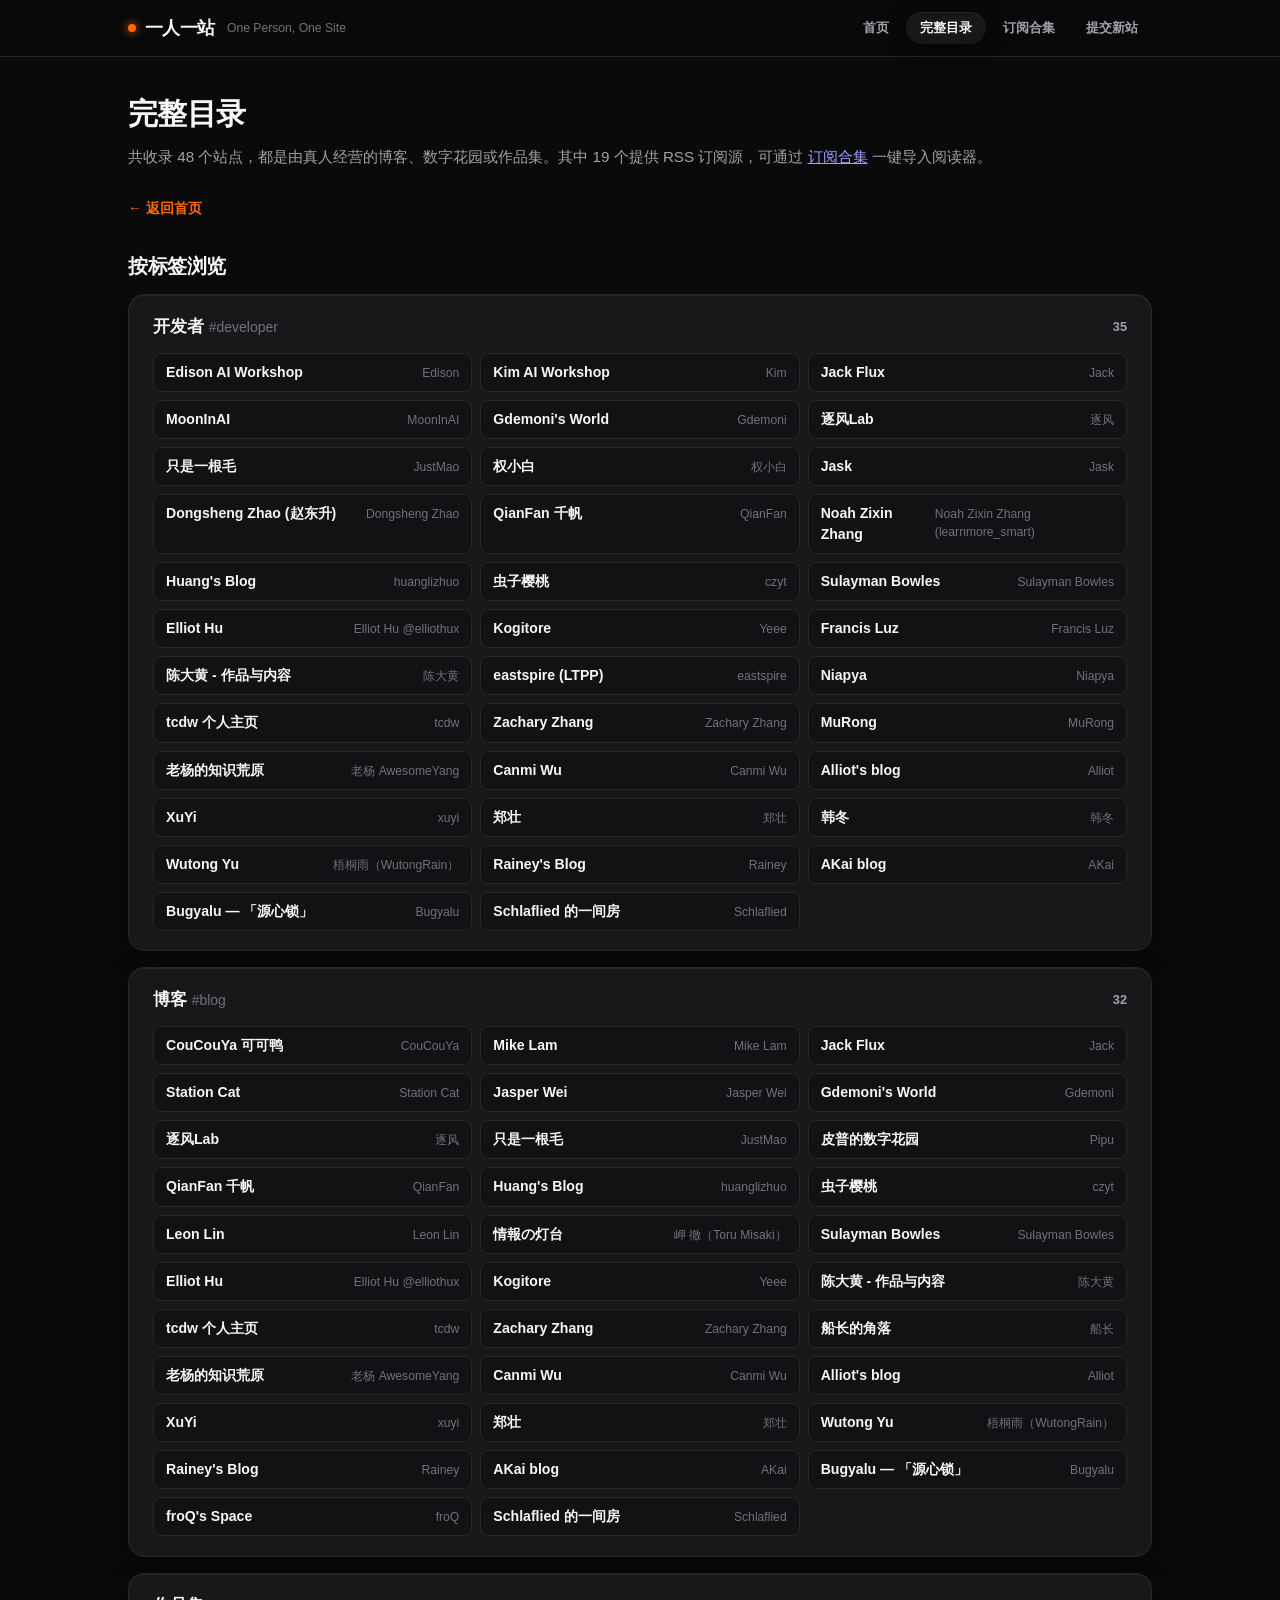
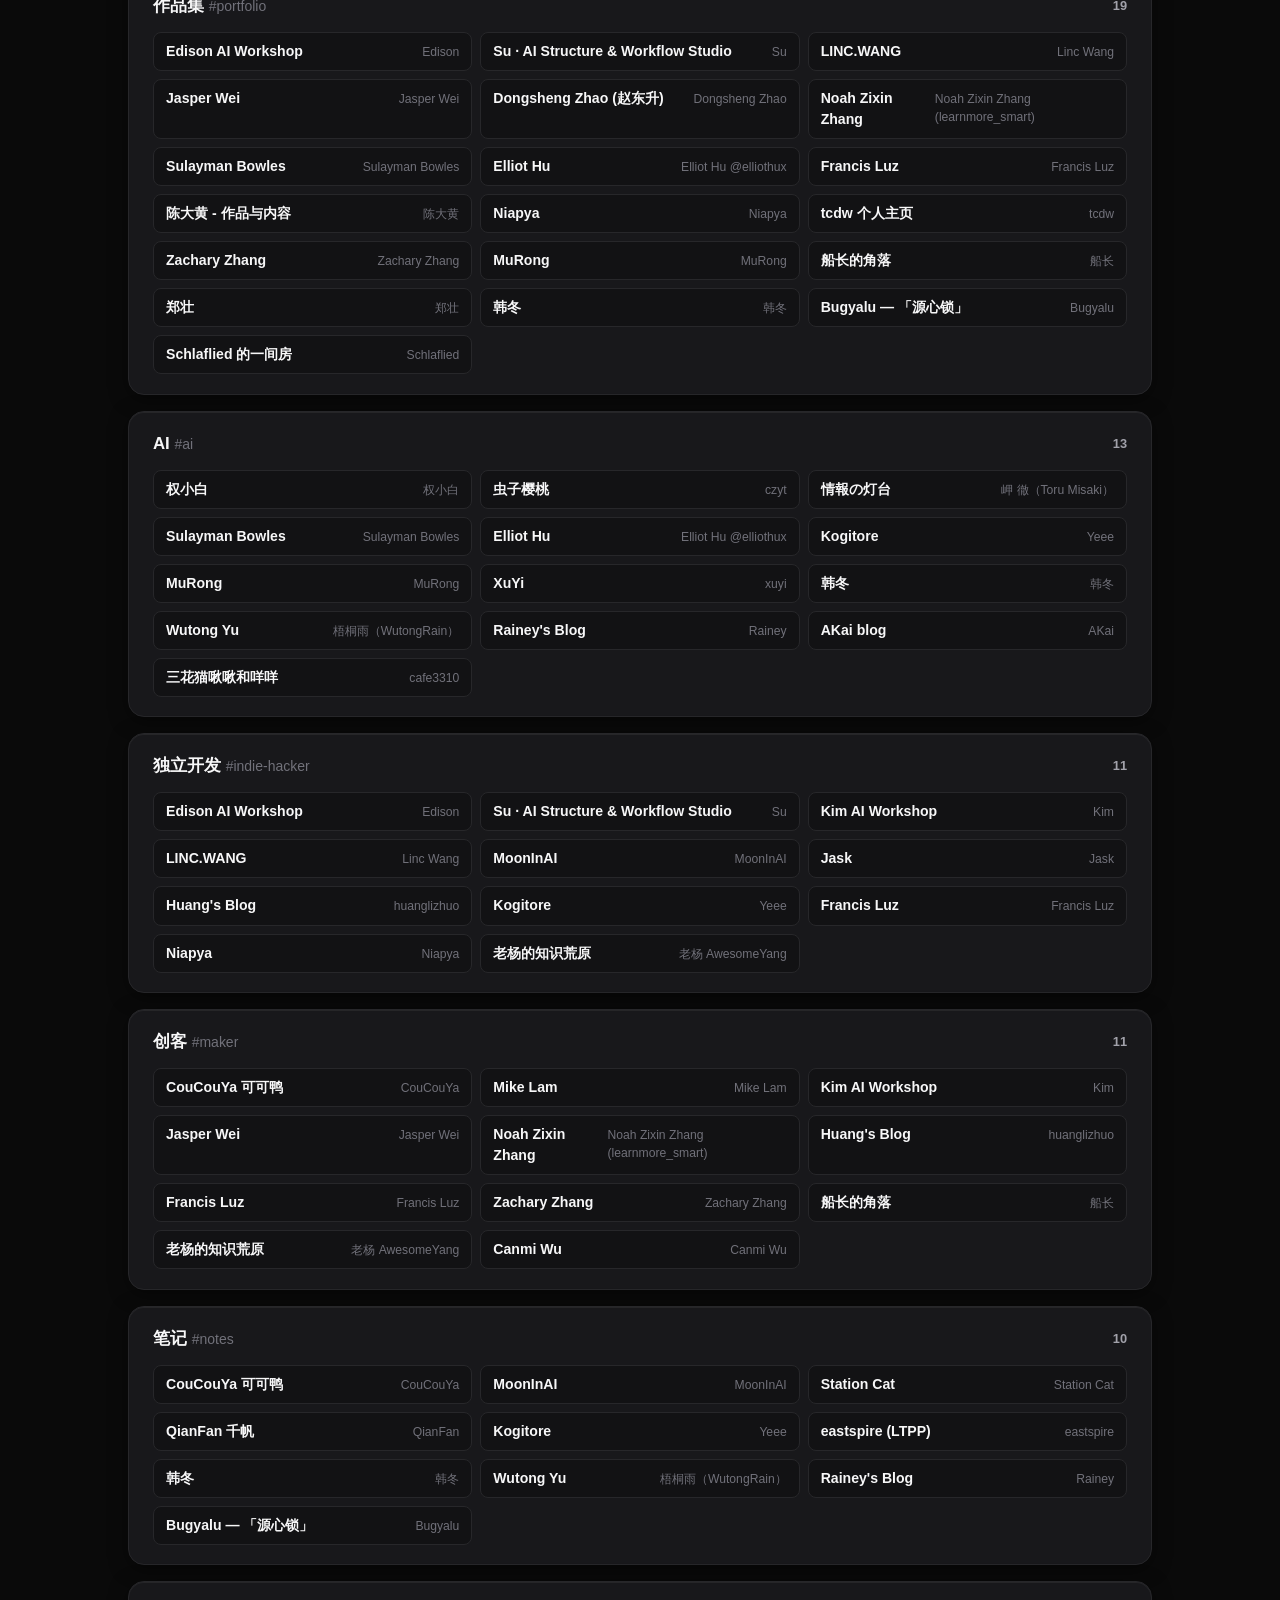
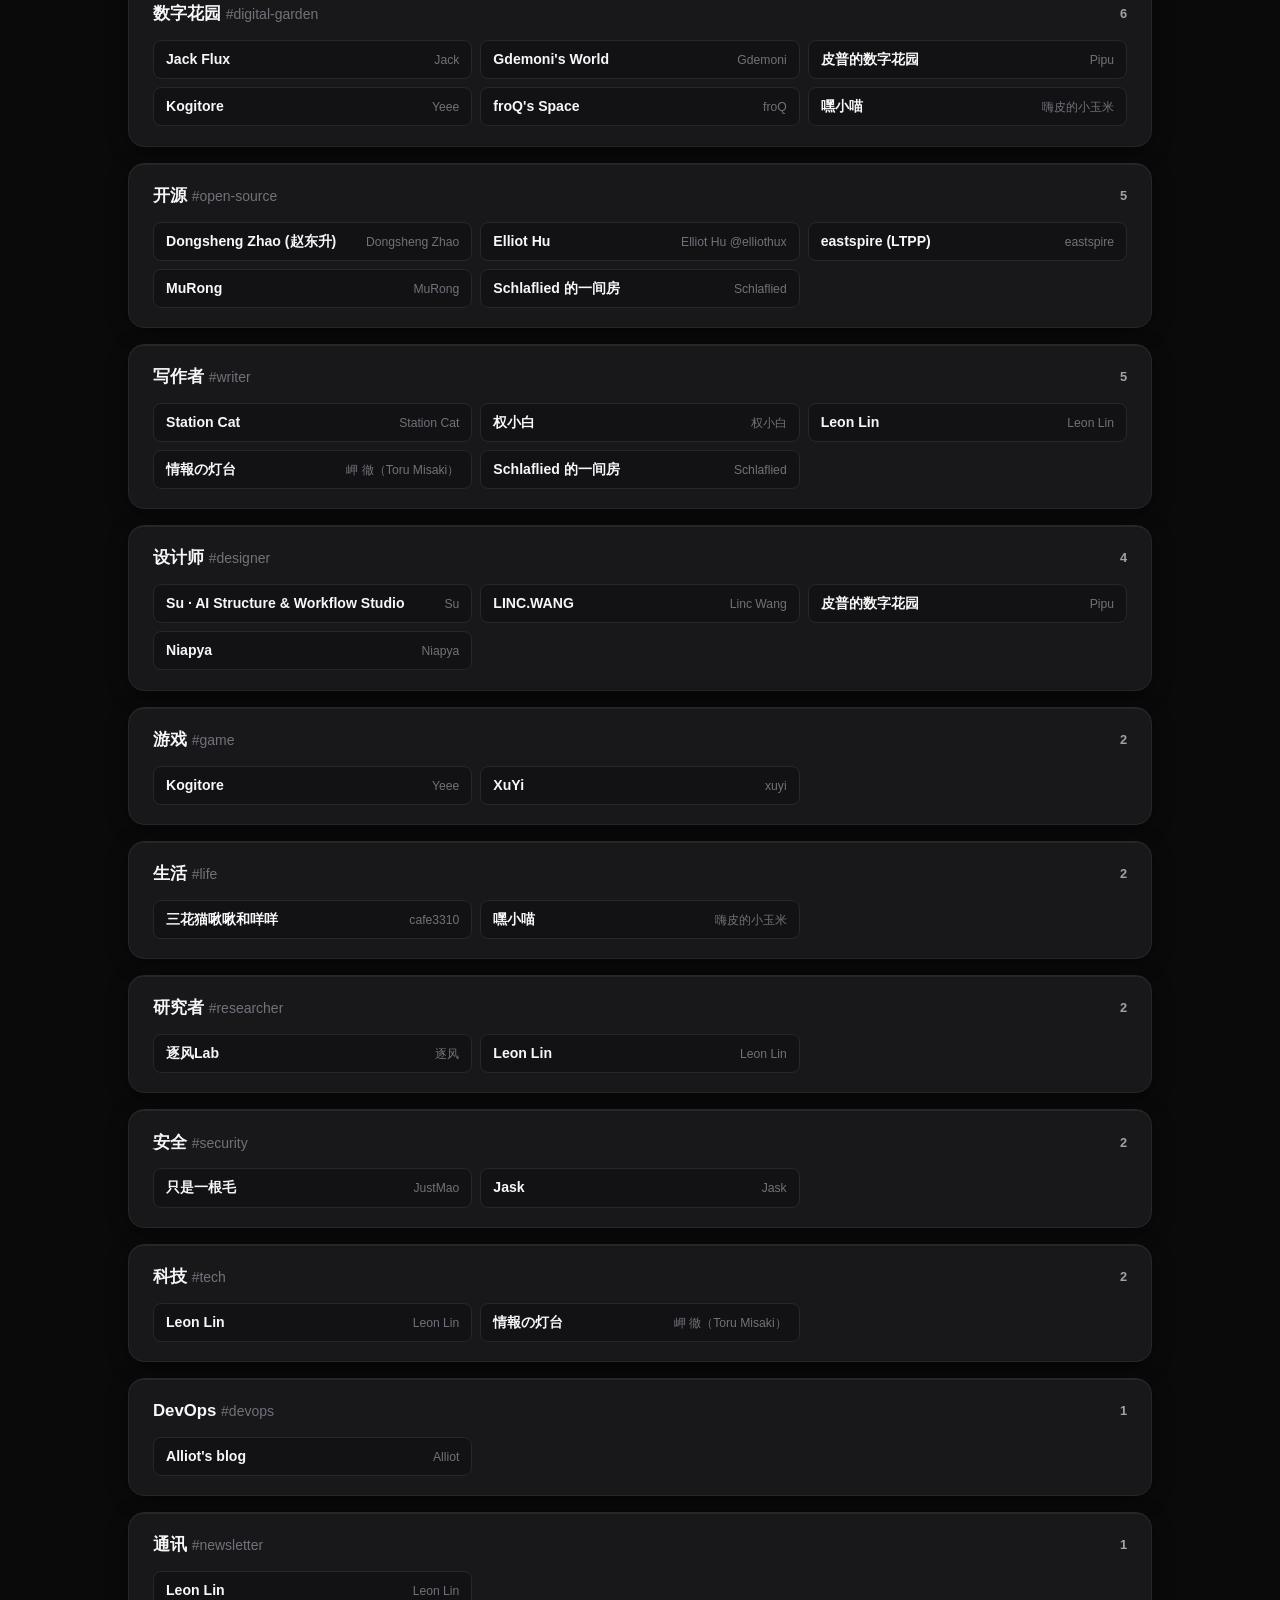
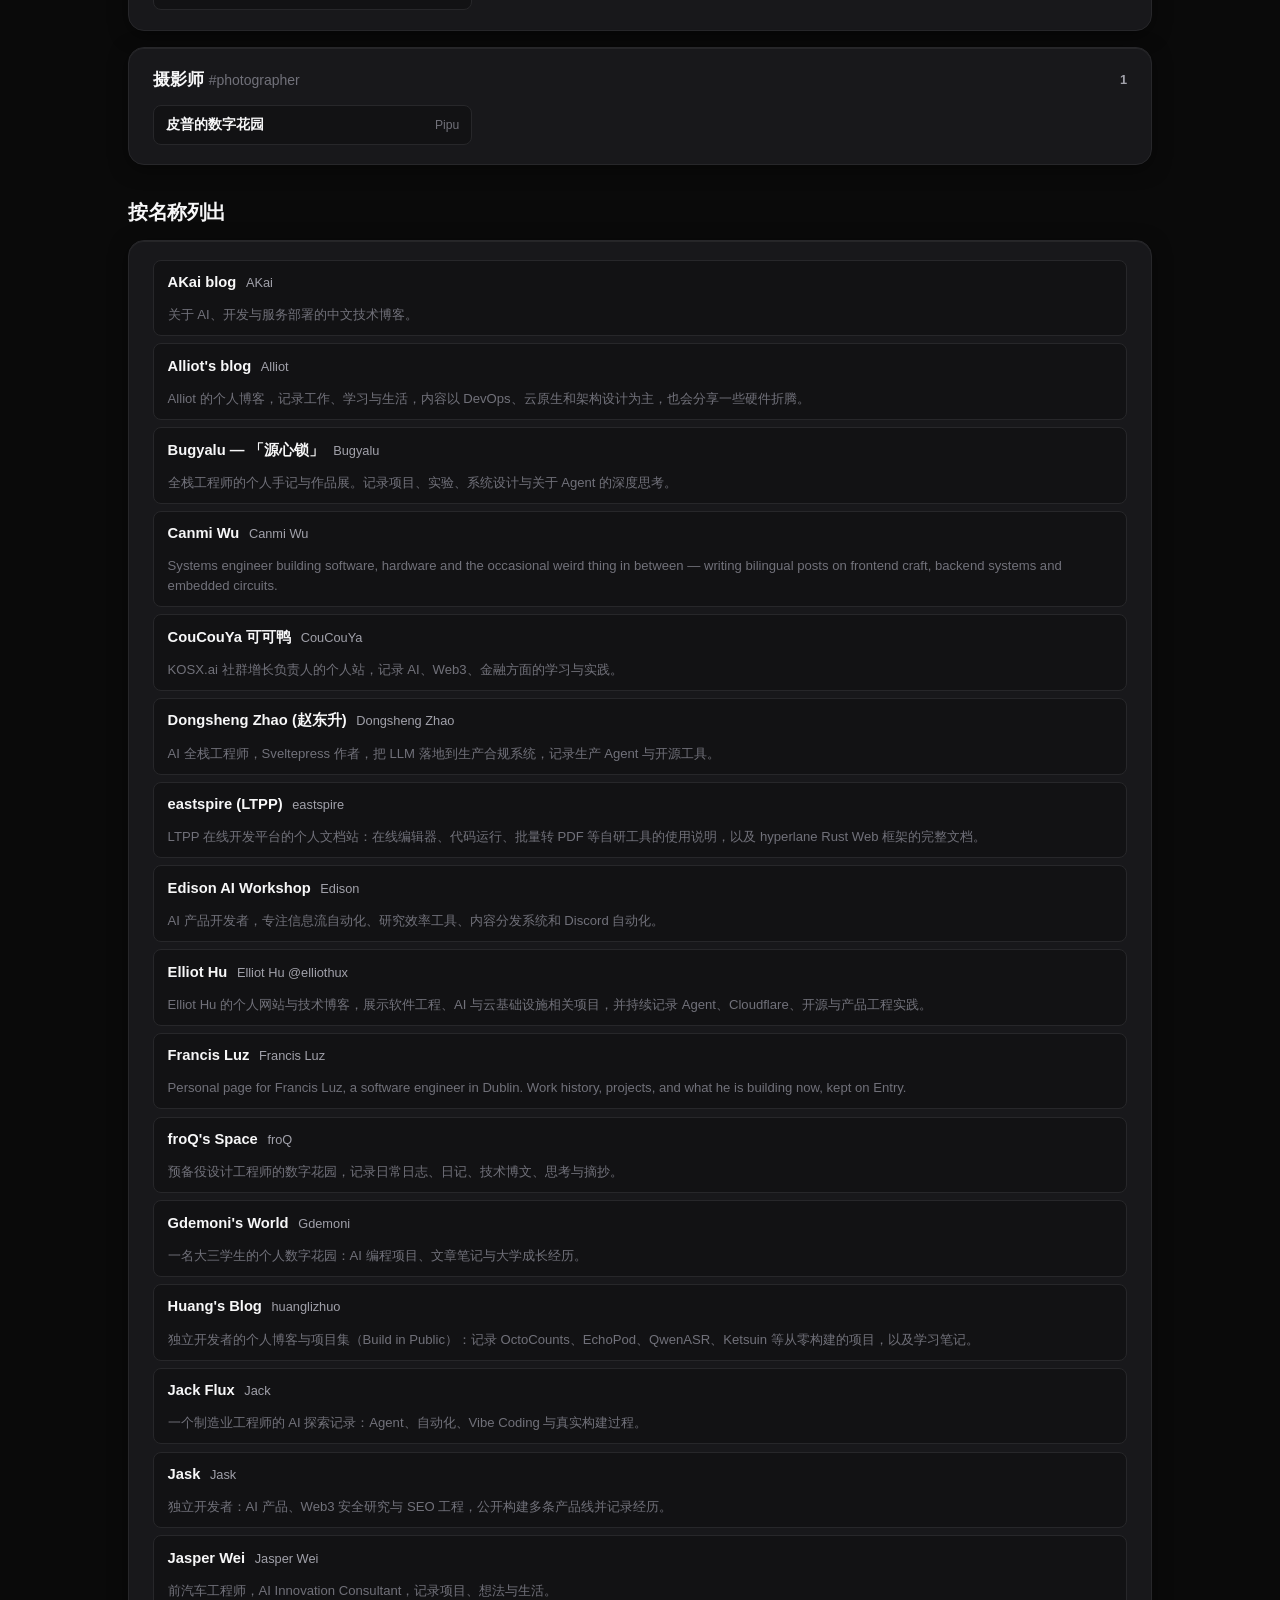
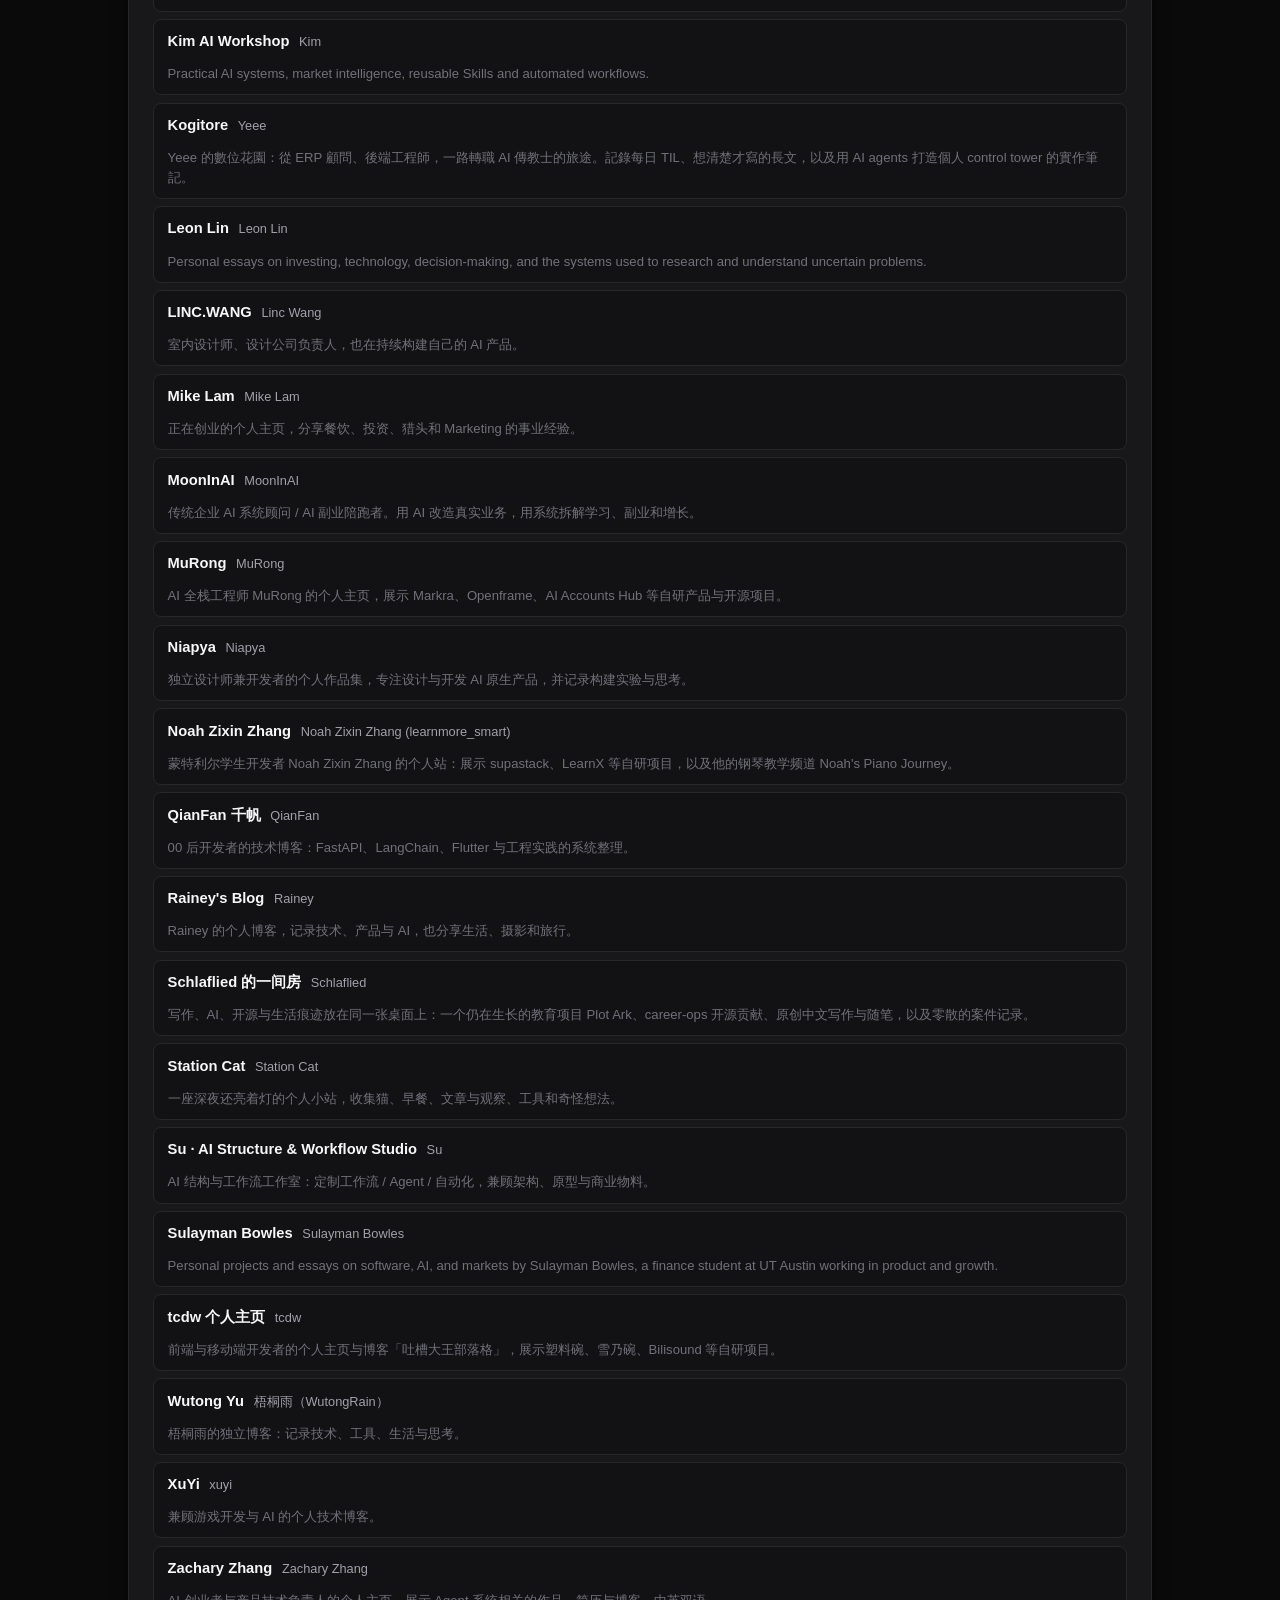
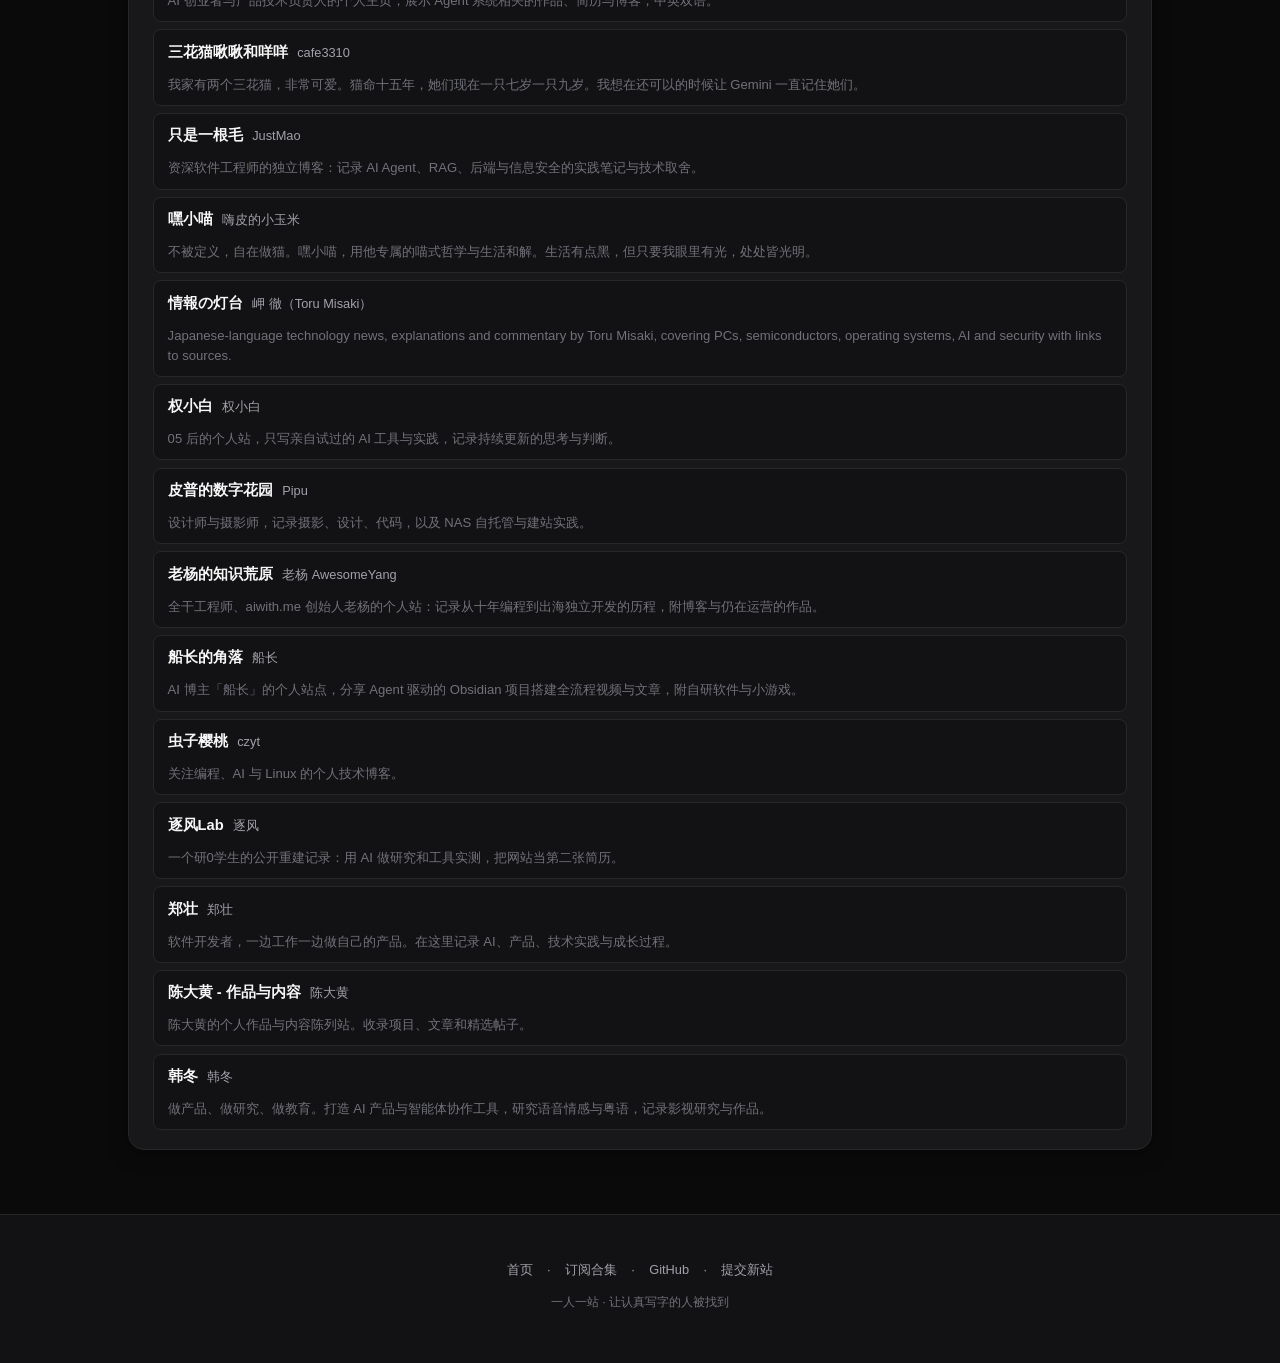
<file: directory/index.html>
<!DOCTYPE html>
<html lang="zh-CN" data-theme-mode="system">
<head>
<meta charset="utf-8">
<meta name="viewport" content="width=device-width, initial-scale=1, viewport-fit=cover">
<title>完整目录 · 一人一站</title>
<meta name="description" content="一人一站收录的全部 48 个独立博客、数字花园与个人网站，按标签与名称两种方式列出。">
<link rel="canonical" href="https://realchendahuang.github.io/one-person-one-site/directory/">
<link rel="icon" href="../favicon.svg" type="image/svg+xml">
<meta name="theme-color" content="#0a0a0a">
<script>
  (function() {
    var stored = "dark";
    try { stored = localStorage.getItem("opos-theme") || "dark"; } catch(e) {}
    document.documentElement.setAttribute("data-theme-mode", stored);
    var prefersDark = window.matchMedia("(prefers-color-scheme: dark)").matches;
    var isDark = stored === "dark" || (stored === "system" && prefersDark);
    if (isDark) {
      document.documentElement.classList.add("dark");
    } else {
      document.documentElement.classList.remove("dark");
    }
    var meta = document.querySelector('meta[name="theme-color"]');
    if (meta) meta.setAttribute("content", isDark ? "#0a0a0a" : "#f5f6f7");
  })();
</script>
<style>
/* ============================================================
   一人一站 · KOSX 风格 Bento 现代设计系统
   设计语言：深色碳素底色 + 信号橙高光 + Bento 网格 + 紧密无衬线字体
   ============================================================ */

:root {
  color-scheme: light;
  --radius-sm: 8px;
  --radius-md: 12px;
  --radius-lg: 16px;
  --radius-xl: 20px;
  --radius-full: 9999px;

  /* 背景与面板 */
  --paper: #f5f6f7;
  --soft-surface: #f0f1f3;
  --surface: #ffffff;
  --line: #e4e4e7;
  --line-subtle: #f0f0f2;
  --ink: #18181b;
  --mist: #52525b;
  --fog: #a1a1aa;

  /* 品牌信号橙 (KOSX Signature Orange) */
  --signal: #ff6a00;
  --signal-hover: #e65f00;
  --signal-warm: #ffb347;
  --signal-deep: #ff3d00;
  --signal-soft: rgba(255, 106, 0, 0.08);
  --signal-border: rgba(255, 106, 0, 0.28);
  --signal-ink: #c2410c;

  /* 阴影与微光 */
  --panel-elev: 0 1px 3px rgba(0, 0, 0, 0.04), 0 10px 28px -14px rgba(0, 0, 0, 0.08);
  --hover-lift: 0 12px 30px -6px rgba(0, 0, 0, 0.12), 0 4px 10px -2px rgba(0, 0, 0, 0.06);
  --shadow-pop: 0 16px 40px -8px rgba(0, 0, 0, 0.16);

  /* 标签里程碑色彩 (Census Tokens) */
  --tag-violet: #8b5cf6;
  --tag-orange: #ff6a00;
  --tag-amber: #d97706;
  --tag-gold: #fbbf24;
  --tag-sky: #0284c7;
  --tag-emerald: #059669;
  --tag-rose: #f43f5e;
  --tag-slate: #64748b;

  --font-sans: -apple-system, BlinkMacSystemFont, "Segoe UI", Roboto, "Helvetica Neue", "PingFang SC", "Noto Sans CJK SC", "Microsoft YaHei", Arial, sans-serif;
  --font-mono: ui-monospace, SFMono-Regular, Menlo, Monaco, Consolas, "Liberation Mono", monospace;
}

html.dark {
  color-scheme: dark;

  /* 极致深色深沉碳黑 */
  --paper: #0a0a0a;
  --soft-surface: #121214;
  --surface: #18181b;
  --line: #27272a;
  --line-subtle: #1e1e22;
  --ink: #f7f7f8;
  --mist: #a1a1aa;
  --fog: #71717a;

  /* 信号橙 */
  --signal: #ff6a00;
  --signal-hover: #ff7d1a;
  --signal-warm: #ffb347;
  --signal-deep: #ff3d00;
  --signal-soft: rgba(255, 106, 0, 0.12);
  --signal-border: rgba(255, 106, 0, 0.35);
  --signal-ink: #ff6a00;

  /* 深色光泽与内阴影 (Subtle Inset Highlights) */
  --panel-elev: inset 0 1px 0 0 rgba(255, 255, 255, 0.06), 0 4px 20px -2px rgba(0, 0, 0, 0.5);
  --hover-lift: inset 0 1px 0 0 rgba(255, 255, 255, 0.12), 0 16px 36px -4px rgba(0, 0, 0, 0.75);
  --shadow-pop: 0 20px 50px -10px rgba(0, 0, 0, 0.8), inset 0 1px 0 0 rgba(255, 255, 255, 0.1);

  /* 标签色彩 (深色模式微调高饱和度) */
  --tag-violet: #a78bfa;
  --tag-orange: #ff6a00;
  --tag-amber: #f59e0b;
  --tag-gold: #fcd34d;
  --tag-sky: #38bdf8;
  --tag-emerald: #34d399;
  --tag-rose: #fb7185;
  --tag-slate: #94a3b8;
}

*, *::before, *::after {
  box-sizing: border-box;
}

body {
  margin: 0;
  background-color: var(--paper);
  color: var(--ink);
  font-family: var(--font-sans);
  line-height: 1.5;
  -webkit-font-smoothing: antialiased;
  -moz-osx-font-smoothing: grayscale;
  min-height: 100vh;
  display: flex;
  flex-direction: column;
}

/* 屏幕阅读器辅助 */
.sr-only {
  position: absolute;
  width: 1px;
  height: 1px;
  margin: -1px;
  padding: 0;
  overflow: hidden;
  clip: rect(0, 0, 0, 0);
  white-space: nowrap;
  border: 0;
}

.tabular-nums {
  font-variant-numeric: tabular-nums;
}

/* ================= 顶栏 (Sticky Header) ================= */
.site-header {
  position: sticky;
  top: 0;
  z-index: 40;
  width: 100%;
  border-bottom: 1px solid var(--line);
  background: rgba(245, 246, 247, 0.82);
  backdrop-filter: blur(16px);
  -webkit-backdrop-filter: blur(16px);
  transition: background-color 0.2s ease, border-color 0.2s ease;
}
html.dark .site-header {
  background: rgba(10, 10, 10, 0.82);
}

.header-inner {
  max-width: 1080px;
  height: 56px;
  margin: 0 auto;
  padding: 0 clamp(16px, 2.5vw, 28px);
  display: flex;
  align-items: center;
  justify-content: space-between;
  gap: 1rem;
}

/* 品牌 Logo */
.brand {
  display: flex;
  align-items: center;
  gap: 0.55rem;
  text-decoration: none;
  color: var(--ink);
  flex-shrink: 0;
}
.brand-pulse {
  width: 8px;
  height: 8px;
  border-radius: 50%;
  background: var(--signal);
  box-shadow: 0 0 10px var(--signal);
  animation: pulse-dot 2.2s cubic-bezier(0.4, 0, 0.6, 1) infinite;
}
@keyframes pulse-dot {
  0%, 100% { opacity: 1; transform: scale(1); }
  50% { opacity: 0.5; transform: scale(0.85); }
}
.brand-title {
  font-weight: 800;
  font-size: 1.12rem;
  letter-spacing: -0.025em;
  color: var(--ink);
}
.brand-sub {
  font-size: 0.76rem;
  color: var(--fog);
  font-weight: 500;
  letter-spacing: 0;
  margin-left: 0.2rem;
}
@media (max-width: 640px) {
  .brand-sub { display: none; }
}

/* 中间导航胶囊 (Pill Navigation) */
.nav-pills {
  display: flex;
  align-items: center;
  gap: 0.25rem;
}
.nav-pill {
  padding: 0.35rem 0.85rem;
  font-size: 0.84rem;
  font-weight: 600;
  color: var(--mist);
  text-decoration: none;
  border-radius: var(--radius-full);
  transition: all 0.15s ease;
  white-space: nowrap;
}
.nav-pill:hover {
  color: var(--ink);
  background: var(--soft-surface);
}
.nav-pill.active {
  background: var(--surface);
  color: var(--ink);
  box-shadow: var(--panel-elev);
}
@media (max-width: 640px) {
  .nav-pills { display: none; }
}

/* 右侧操作栏 */
.header-actions {
  display: flex;
  align-items: center;
  gap: 0.45rem;
}
.icon-circle-btn {
  display: inline-flex;
  align-items: center;
  justify-content: center;
  width: 36px;
  height: 36px;
  border-radius: 50%;
  background: var(--surface);
  border: 1px solid var(--line);
  box-shadow: var(--panel-elev);
  color: var(--mist);
  cursor: pointer;
  text-decoration: none;
  flex-shrink: 0;
  transition: all 0.15s ease;
  padding: 0;
}
.icon-circle-btn:hover {
  background: var(--soft-surface);
  color: var(--ink);
  border-color: var(--line);
  transform: translateY(-1px);
}
.icon-circle-btn:active {
  transform: scale(0.95);
}
.icon-circle-btn svg {
  width: 16px;
  height: 16px;
}

.theme-icon-sun, .theme-icon-moon, .theme-icon-system { display: none; }
html[data-theme-mode="light"] .theme-icon-sun { display: block; }
html[data-theme-mode="dark"] .theme-icon-moon { display: block; }
html[data-theme-mode="system"] .theme-icon-system { display: block; }

/* ================= 主布局容器 ================= */
.main-wrapper {
  max-width: 1080px;
  margin: 0 auto;
  padding: 2.2rem clamp(16px, 2.5vw, 28px) 4rem;
  flex: 1;
  width: 100%;
}

/* Hero 标题区 */
.hero-header {
  margin-bottom: 2rem;
}
.hero-title {
  margin: 0 0 0.5rem;
  font-size: clamp(2rem, 3.8vw, 2.85rem);
  font-weight: 800;
  letter-spacing: -0.035em;
  line-height: 1.15;
  color: var(--ink);
}
.hero-desc {
  margin: 0;
  font-size: clamp(0.88rem, 1.3vw, 1.02rem);
  color: var(--mist);
  line-height: 1.6;
}

/* ================= 通用面板卡片 (Bento Panel) ================= */
.panel-card {
  background: var(--surface);
  border: 1px solid var(--line);
  border-radius: var(--radius-lg);
  box-shadow: var(--panel-elev);
  transition: border-color 0.2s ease, box-shadow 0.2s ease, transform 0.25s cubic-bezier(0, 0, 0.2, 1);
}

/* 卡片悬停微浮动 */
.card-lift {
  transition: transform 0.25s cubic-bezier(0, 0, 0.2, 1), box-shadow 0.25s cubic-bezier(0, 0, 0.2, 1), border-color 0.2s ease;
}
.card-lift:hover {
  transform: translateY(-3px);
  border-color: rgba(255, 106, 0, 0.35);
  box-shadow: var(--hover-lift);
}

/* ================= Bento 第一行：两列大卡片 ================= */
.bento-row-top {
  display: grid;
  grid-template-columns: 1.15fr 1fr;
  gap: 0.85rem;
  margin-bottom: 0.85rem;
}
@media (max-width: 820px) {
  .bento-row-top { grid-template-columns: 1fr; }
}

/* 左侧数据聚合大卡 */
.bento-hero-left {
  padding: 1.8rem 2rem;
  display: flex;
  flex-direction: column;
  justify-content: space-between;
}
.bento-label {
  font-size: 0.88rem;
  font-weight: 600;
  color: var(--mist);
}
.bento-big-stat {
  font-size: clamp(3rem, 5.2vw, 4.2rem);
  font-weight: 800;
  line-height: 1.05;
  letter-spacing: -0.04em;
  margin: 0.6rem 0 1.2rem;
  color: var(--ink);
  font-variant-numeric: tabular-nums;
}
.bento-big-stat.text-signal {
  color: var(--signal);
}
.bento-sub-metrics {
  display: flex;
  flex-wrap: wrap;
  align-items: baseline;
  gap: 1.6rem;
  padding-top: 0.8rem;
  border-top: 1px solid var(--line-subtle);
}
.bento-sub-item {
  display: flex;
  align-items: baseline;
  gap: 0.45rem;
}
.sub-label {
  font-size: 0.82rem;
  color: var(--mist);
  font-weight: 500;
}
.sub-val {
  font-size: 1.15rem;
  font-weight: 800;
  color: var(--ink);
  font-variant-numeric: tabular-nums;
}

/* 右侧橙色漫游 & 探索大卡 */
.bento-hero-right {
  padding: 1.8rem 2rem;
  background: var(--signal-soft);
  border: 1px solid var(--signal-border);
  display: flex;
  flex-direction: column;
  justify-content: space-between;
}
.bento-desc-row {
  font-size: 0.84rem;
  font-weight: 600;
  color: var(--mist);
  margin-bottom: 1.2rem;
}
.bento-actions-row {
  display: flex;
  flex-wrap: wrap;
  gap: 0.6rem;
}
.hero-action-btn {
  display: inline-flex;
  align-items: center;
  justify-content: center;
  gap: 0.45rem;
  padding: 0.6rem 1.15rem;
  font-size: 0.84rem;
  font-weight: 600;
  border-radius: var(--radius-full);
  cursor: pointer;
  text-decoration: none;
  transition: all 0.15s ease;
  line-height: 1;
}
.hero-action-btn.primary {
  background: var(--signal);
  color: #ffffff;
  border: 1px solid var(--signal);
  box-shadow: 0 0 14px rgba(255, 106, 0, 0.3);
}
.hero-action-btn.primary:hover {
  background: var(--signal-hover);
  transform: translateY(-1px);
}
.hero-action-btn.secondary {
  background: var(--surface);
  color: var(--ink);
  border: 1px solid var(--line);
}
.hero-action-btn.secondary:hover {
  background: var(--soft-surface);
  color: var(--ink);
  transform: translateY(-1px);
}

/* ================= Bento 第二行：四格指标 ================= */
.bento-stats-grid {
  display: grid;
  grid-template-columns: repeat(4, 1fr);
  gap: 0.85rem;
  margin-bottom: 2rem;
}
@media (max-width: 768px) {
  .bento-stats-grid { grid-template-columns: repeat(2, 1fr); }
}
@media (max-width: 440px) {
  .bento-stats-grid { grid-template-columns: 1fr; }
}

.stat-item {
  padding: 1.15rem 1.35rem;
  display: flex;
  flex-direction: column;
}
.stat-item-label {
  font-size: 0.78rem;
  font-weight: 600;
  color: var(--mist);
}
.stat-item-val {
  font-size: 1.7rem;
  font-weight: 800;
  letter-spacing: -0.025em;
  color: var(--ink);
  margin: 0.4rem 0 0.15rem;
  font-variant-numeric: tabular-nums;
}
.stat-item-sub {
  font-size: 0.74rem;
  color: var(--fog);
}

/* ================= Bento 第三行：里程碑与分布 (Milestone Distribution) ================= */
.milestone-section {
  padding: 1.8rem 2rem;
  margin-bottom: 2.2rem;
}
.milestone-header {
  display: flex;
  flex-wrap: wrap;
  align-items: center;
  justify-content: space-between;
  gap: 0.5rem;
  margin-bottom: 1.4rem;
}
.milestone-title {
  margin: 0;
  font-size: 1.25rem;
  font-weight: 800;
  letter-spacing: -0.02em;
  color: var(--ink);
}
.milestone-count {
  font-size: 0.78rem;
  font-weight: 600;
  color: var(--mist);
  font-variant-numeric: tabular-nums;
}

/* 彩色进度条 */
.milestone-bar-wrap {
  position: relative;
  display: flex;
  height: 12px;
  gap: 3px;
  margin-bottom: 1.1rem;
}
.milestone-segment {
  height: 100%;
  min-width: 6px;
  border-radius: var(--radius-full);
  border: none;
  padding: 0;
  cursor: pointer;
  transition: opacity 0.18s ease, transform 0.18s ease;
}
.milestone-segment:hover {
  opacity: 0.82;
  transform: scaleY(1.25);
}

/* 分布药丸标签按钮 */
.milestone-pills-wrap {
  display: flex;
  flex-wrap: wrap;
  gap: 0.45rem;
}
.milestone-pill {
  display: inline-flex;
  align-items: center;
  gap: 0.45rem;
  padding: 0.3rem 0.8rem;
  border-radius: var(--radius-full);
  background: var(--soft-surface);
  border: 1px solid var(--line);
  color: var(--mist);
  font-size: 0.82rem;
  font-weight: 500;
  cursor: pointer;
  transition: all 0.15s ease;
  user-select: none;
}
.milestone-pill:hover {
  color: var(--ink);
  background: var(--line);
  border-color: var(--fog);
}
.milestone-pill.active {
  background: var(--surface);
  color: var(--ink);
  border-color: var(--signal);
  box-shadow: 0 0 10px rgba(255, 106, 0, 0.25);
}
.milestone-dot {
  width: 8px;
  height: 8px;
  border-radius: 50%;
  flex-shrink: 0;
}
.milestone-pill b {
  font-weight: 700;
  color: var(--ink);
  font-size: 0.8rem;
}

/* ================= 筛选与排序控制条 ================= */
.sites-section-header {
  display: flex;
  flex-wrap: wrap;
  align-items: center;
  justify-content: space-between;
  gap: 0.8rem;
  margin-bottom: 1.1rem;
  padding-top: 0.5rem;
}
.section-title-wrap {
  display: flex;
  align-items: baseline;
  gap: 0.6rem;
}
.section-title {
  margin: 0;
  font-size: 1.35rem;
  font-weight: 800;
  letter-spacing: -0.02em;
  color: var(--ink);
}
.section-subtitle {
  font-size: 0.82rem;
  color: var(--fog);
  font-weight: 500;
}

/* 活跃搜索气泡 */
.active-search-chip {
  display: inline-flex;
  align-items: center;
  gap: 0.35rem;
  height: 28px;
  padding: 0 0.75rem;
  background: var(--signal-soft);
  color: var(--signal);
  border: 1px solid var(--signal-border);
  border-radius: var(--radius-full);
  font-size: 0.78rem;
  font-weight: 600;
  cursor: pointer;
  transition: all 0.15s ease;
}
.active-search-chip:hover {
  background: rgba(255, 106, 0, 0.18);
}
.active-search-chip[hidden] {
  display: none;
}
.search-chip-close {
  font-size: 0.72rem;
  opacity: 0.8;
}

/* 排序分段按钮 (Segmented Control) */
.sort-group {
  display: inline-flex;
  align-items: center;
  background: var(--soft-surface);
  border: 1px solid var(--line);
  border-radius: var(--radius-full);
  padding: 3px;
  gap: 2px;
}
.sort-btn {
  background: transparent;
  border: none;
  color: var(--mist);
  font-size: 0.78rem;
  font-weight: 600;
  padding: 0.3rem 0.75rem;
  border-radius: var(--radius-full);
  cursor: pointer;
  line-height: 1;
  transition: all 0.15s ease;
}
.sort-btn:hover {
  color: var(--ink);
}
.sort-btn.active {
  background: var(--surface);
  color: var(--ink);
  box-shadow: 0 1px 3px rgba(0, 0, 0, 0.08);
}

/* 横向分类药丸筛选栏 */
.tags-filter-bar {
  margin-bottom: 1.2rem;
  overflow-x: auto;
  scrollbar-width: none;
  -webkit-overflow-scrolling: touch;
  padding-bottom: 4px;
}
.tags-filter-bar::-webkit-scrollbar {
  display: none;
}
.tags-scroll-wrap {
  display: inline-flex;
  gap: 0.4rem;
}
.tag-btn {
  display: inline-flex;
  align-items: center;
  gap: 0.3rem;
  height: 32px;
  padding: 0 0.85rem;
  background: var(--surface);
  border: 1px solid var(--line);
  border-radius: var(--radius-full);
  font-size: 0.82rem;
  color: var(--mist);
  font-weight: 500;
  cursor: pointer;
  flex-shrink: 0;
  user-select: none;
  transition: all 0.14s ease;
}
.tag-btn:hover {
  color: var(--ink);
  background: var(--soft-surface);
  border-color: var(--fog);
}
.tag-btn.active {
  background: var(--ink);
  color: var(--paper);
  border-color: var(--ink);
  font-weight: 600;
}
html.dark .tag-btn.active {
  background: #ffffff;
  color: #000000;
  border-color: #ffffff;
}
.tag-count {
  font-size: 0.72rem;
  opacity: 0.65;
  font-variant-numeric: tabular-nums;
}

/* ================= 站点卡片网格 (Bento Sites Grid) ================= */
.sites-grid {
  display: grid;
  grid-template-columns: repeat(auto-fill, minmax(320px, 1fr));
  gap: 1rem;
}

.site-card {
  position: relative;
  display: flex;
  flex-direction: column;
  padding: 1.35rem;
  background: var(--surface);
  border: 1px solid var(--line);
  border-radius: var(--radius-lg);
  box-shadow: var(--panel-elev);
  color: inherit;
  min-height: 180px;
  transition: transform 0.25s cubic-bezier(0, 0, 0.2, 1), box-shadow 0.25s cubic-bezier(0, 0, 0.2, 1), border-color 0.2s ease;
}
.site-card:hover {
  transform: translateY(-3px);
  border-color: rgba(255, 106, 0, 0.35);
  box-shadow: var(--hover-lift);
}
.site-card.is-hidden {
  display: none !important;
}

.card-top {
  display: flex;
  align-items: flex-start;
  justify-content: space-between;
  gap: 0.75rem;
  margin-bottom: 0.8rem;
}

.card-header-main {
  display: flex;
  align-items: center;
  gap: 0.8rem;
  min-width: 0;
  flex: 1;
}

/* 站点图标 Squircle */
.site-favicon {
  width: 42px;
  height: 42px;
  border-radius: 12px;
  background: var(--soft-surface);
  border: 1px solid var(--line);
  flex-shrink: 0;
  display: flex;
  align-items: center;
  justify-content: center;
  overflow: hidden;
  box-shadow: 0 1px 2px rgba(0, 0, 0, 0.05);
}
.site-favicon img {
  width: 100%;
  height: 100%;
  object-fit: cover;
}
.site-favicon-letter {
  font-weight: 800;
  font-size: 1.1rem;
  color: var(--signal);
}

.card-title-wrap {
  min-width: 0;
  flex: 1;
}
.site-name {
  margin: 0;
  font-size: 1.05rem;
  font-weight: 700;
  letter-spacing: -0.02em;
  color: var(--ink);
  white-space: nowrap;
  overflow: hidden;
  text-overflow: ellipsis;
}
.site-link {
  color: inherit;
  text-decoration: none;
}
.site-link:hover {
  text-decoration: underline;
  text-decoration-color: var(--signal);
  text-underline-offset: 4px;
}
/* 点击卡片铺满热区 */
.site-link::after {
  content: "";
  position: absolute;
  inset: 0;
  z-index: 1;
  border-radius: var(--radius-lg);
}

.site-owner-sub {
  font-size: 0.78rem;
  color: var(--mist);
  margin-top: 0.2rem;
  white-space: nowrap;
  overflow: hidden;
  text-overflow: ellipsis;
}
.site-owner-sub .sub-sep {
  color: var(--fog);
  margin: 0 0.25rem;
}
.site-owner-sub .sub-domain {
  font-family: var(--font-mono);
  font-size: 0.74rem;
  color: var(--fog);
}

/* 悬停微动右上箭头 */
.card-arrow-icon {
  width: 30px;
  height: 30px;
  border-radius: 50%;
  background: var(--soft-surface);
  border: 1px solid var(--line);
  color: var(--fog);
  display: flex;
  align-items: center;
  justify-content: center;
  flex-shrink: 0;
  transition: all 0.2s cubic-bezier(0, 0, 0.2, 1);
}
.site-card:hover .card-arrow-icon {
  background: var(--signal);
  color: #ffffff;
  border-color: var(--signal);
  transform: translate(2px, -2px);
  box-shadow: 0 0 10px rgba(255, 106, 0, 0.35);
}
.card-arrow-icon svg {
  width: 14px;
  height: 14px;
}

/* 简介 */
.site-desc {
  margin: 0 0 1rem;
  font-size: 0.88rem;
  color: var(--mist);
  line-height: 1.6;
  display: -webkit-box;
  -webkit-line-clamp: 2;
  -webkit-box-orient: vertical;
  overflow: hidden;
  flex: 1;
}

/* 底部标签与操作 */
.card-bottom {
  display: flex;
  align-items: center;
  justify-content: space-between;
  gap: 0.5rem;
  margin-top: auto;
  padding-top: 0.6rem;
  border-top: 1px solid var(--line-subtle);
}

.card-tags {
  display: flex;
  flex-wrap: wrap;
  gap: 0.35rem;
}
.card-tag {
  font-family: var(--font-mono);
  font-size: 0.72rem;
  color: var(--fog);
  background: var(--soft-surface);
  border: 1px solid var(--line);
  padding: 0.12rem 0.45rem;
  border-radius: 4px;
  font-weight: 500;
}

.card-actions {
  display: flex;
  align-items: center;
  gap: 0.3rem;
  position: relative;
  z-index: 2;
}
.mini-action-btn {
  display: inline-flex;
  align-items: center;
  justify-content: center;
  width: 26px;
  height: 26px;
  border-radius: 6px;
  background: var(--soft-surface);
  border: 1px solid var(--line);
  color: var(--mist);
  cursor: pointer;
  padding: 0;
  text-decoration: none;
  transition: all 0.15s ease;
}
.mini-action-btn:hover {
  background: var(--signal);
  color: #ffffff;
  border-color: var(--signal);
  box-shadow: 0 0 8px rgba(255, 106, 0, 0.3);
}
.mini-action-btn svg {
  width: 13px;
  height: 13px;
}

/* ================= 空状态 ================= */
.empty-state {
  text-align: center;
  padding: 4rem 1.5rem;
  margin: 1.5rem 0;
}
.empty-icon {
  font-size: 2.5rem;
  margin-bottom: 0.8rem;
}
.empty-title {
  font-size: 1.15rem;
  font-weight: 700;
  color: var(--ink);
  margin: 0 0 0.4rem;
}
.empty-sub {
  font-size: 0.85rem;
  color: var(--mist);
  margin: 0 0 1.2rem;
}

/* ================= 搜索弹窗 (Spotlight Search) ================= */
.search-backdrop {
  position: fixed;
  inset: 0;
  z-index: 100;
  background: rgba(0, 0, 0, 0.65);
  backdrop-filter: blur(16px);
  -webkit-backdrop-filter: blur(16px);
  display: flex;
  align-items: flex-start;
  justify-content: center;
  padding: clamp(1rem, 6vh, 4rem) 1rem 1rem;
  opacity: 0;
  pointer-events: none;
  transition: opacity 0.2s ease;
}
.search-backdrop.open {
  opacity: 1;
  pointer-events: auto;
}

.search-box {
  width: 100%;
  max-width: 560px;
  border-radius: var(--radius-xl);
  box-shadow: var(--shadow-pop);
  overflow: hidden;
  display: flex;
  flex-direction: column;
  max-height: 80vh;
  transform: translateY(-12px) scale(0.98);
  transition: transform 0.22s cubic-bezier(0.16, 1, 0.3, 1);
}
.search-backdrop.open .search-box {
  transform: translateY(0) scale(1);
}

.search-input-row {
  display: flex;
  align-items: center;
  gap: 0.75rem;
  padding: 1rem 1.2rem;
  border-bottom: 1px solid var(--line);
}
.search-input-row svg {
  color: var(--signal);
  flex-shrink: 0;
}
.search-input-field {
  flex: 1;
  min-width: 0;
  background: transparent;
  border: none;
  outline: none;
  font-family: inherit;
  font-size: 1rem;
  color: var(--ink);
}
.search-input-field::placeholder {
  color: var(--fog);
}
.search-kbd-hint {
  font-family: var(--font-mono);
  font-size: 0.7rem;
  font-weight: 600;
  padding: 0.15rem 0.4rem;
  border-radius: 4px;
  background: var(--soft-surface);
  border: 1px solid var(--line);
  color: var(--fog);
  flex-shrink: 0;
}
.search-close-btn {
  background: var(--soft-surface);
  border: 1px solid var(--line);
  color: var(--mist);
  border-radius: 50%;
  width: 24px;
  height: 24px;
  display: flex;
  align-items: center;
  justify-content: center;
  font-size: 0.75rem;
  cursor: pointer;
  flex-shrink: 0;
}
.search-close-btn:hover {
  background: var(--line);
  color: var(--ink);
}

.search-tags-row {
  display: flex;
  align-items: center;
  gap: 0.35rem;
  overflow-x: auto;
  scrollbar-width: none;
  -webkit-overflow-scrolling: touch;
  padding: 0.6rem 1rem;
  border-bottom: 1px solid var(--line-subtle);
  background: var(--soft-surface);
}
.search-tags-row::-webkit-scrollbar {
  display: none;
}
.s-tag-pill {
  display: inline-flex;
  align-items: center;
  padding: 0.2rem 0.65rem;
  border-radius: var(--radius-full);
  background: var(--surface);
  border: 1px solid var(--line);
  font-size: 0.76rem;
  font-weight: 500;
  color: var(--mist);
  cursor: pointer;
  flex-shrink: 0;
  user-select: none;
  transition: all 0.12s ease;
}
.s-tag-pill:hover {
  color: var(--ink);
  border-color: var(--fog);
}
.s-tag-pill.active {
  background: var(--ink);
  color: var(--paper);
  border-color: var(--ink);
  font-weight: 600;
}
html.dark .s-tag-pill.active {
  background: #ffffff;
  color: #000000;
}

.search-results-list {
  overflow-y: auto;
  padding: 0.6rem;
  display: flex;
  flex-direction: column;
  gap: 0.3rem;
}
.search-item {
  display: flex;
  align-items: center;
  justify-content: space-between;
  gap: 0.8rem;
  padding: 0.7rem 0.9rem;
  border-radius: var(--radius-md);
  cursor: pointer;
  text-decoration: none;
  color: inherit;
  transition: background-color 0.12s ease;
}
.search-item:hover {
  background: var(--soft-surface);
}
.search-item-info {
  min-width: 0;
  flex: 1;
}
.search-item-title {
  font-size: 0.92rem;
  font-weight: 700;
  color: var(--ink);
  white-space: nowrap;
  overflow: hidden;
  text-overflow: ellipsis;
}
.search-item-sub {
  font-size: 0.78rem;
  color: var(--mist);
  white-space: nowrap;
  overflow: hidden;
  text-overflow: ellipsis;
  margin-top: 0.15rem;
}
.search-item-go {
  flex-shrink: 0;
  font-size: 0.78rem;
  color: var(--fog);
  font-weight: 600;
  display: flex;
  align-items: center;
  gap: 0.2rem;
}
.search-item:hover .search-item-go {
  color: var(--signal);
}
.search-empty {
  padding: 2rem 1rem;
  text-align: center;
  color: var(--fog);
  font-size: 0.88rem;
}
.search-more {
  padding: 0.6rem 0.8rem;
  text-align: center;
  font-size: 0.78rem;
}
.search-more button {
  background: none;
  border: none;
  color: var(--signal);
  font-weight: 600;
  cursor: pointer;
  text-decoration: underline;
}

/* ================= 浮动 Toast 提示 ================= */
.toast-notice {
  position: fixed;
  bottom: 2rem;
  right: 2rem;
  z-index: 120;
  background: var(--surface);
  border: 1px solid var(--line);
  color: var(--ink);
  padding: 0.55rem 1.1rem;
  border-radius: var(--radius-full);
  font-size: 0.84rem;
  font-weight: 600;
  box-shadow: var(--shadow-pop);
  display: flex;
  align-items: center;
  gap: 0.5rem;
  opacity: 0;
  transform: translateY(12px) scale(0.95);
  pointer-events: none;
  transition: all 0.22s cubic-bezier(0.16, 1, 0.3, 1);
}
.toast-notice.show {
  opacity: 1;
  transform: translateY(0) scale(1);
}
.toast-dot {
  width: 8px;
  height: 8px;
  border-radius: 50%;
  background: var(--signal);
  box-shadow: 0 0 8px var(--signal);
  animation: pulse-dot 1.8s infinite;
}
@media (max-width: 600px) {
  .toast-notice { left: 1rem; right: 1rem; bottom: 1.2rem; justify-content: center; }
}

/* ================= 页脚 ================= */
.site-footer {
  border-top: 1px solid var(--line);
  padding: 2.8rem 1rem 3.2rem;
  margin-top: auto;
  text-align: center;
  font-size: 0.82rem;
  color: var(--mist);
  background: var(--soft-surface);
}
.footer-links {
  display: flex;
  align-items: center;
  justify-content: center;
  flex-wrap: wrap;
  gap: 0.9rem;
  margin-bottom: 0.85rem;
  font-size: 0.8rem;
  font-weight: 500;
}
.footer-links a {
  color: var(--mist);
  text-decoration: none;
  transition: color 0.15s ease;
}
.footer-links a:hover {
  color: var(--signal);
}
.footer-motto {
  font-size: 0.78rem;
  color: var(--fog);
}
.dir-nav { margin-bottom: 1.5rem; font-size: 0.88rem; }
.dir-nav a { color: var(--signal); text-decoration: none; font-weight: 600; }
.dir-nav a:hover { text-decoration: underline; }
.dir-intro { color: var(--mist); font-size: 0.95rem; margin: 0 0 1.8rem; line-height: 1.6; }
.tag-group { padding: 1.2rem 1.5rem; margin-bottom: 1rem; }
.tag-group ul { list-style: none; margin: 0; padding: 0; display: grid; grid-template-columns: repeat(auto-fill, minmax(260px, 1fr)); gap: 0.5rem; }
.tag-group li { display: flex; align-items: baseline; justify-content: space-between; gap: 0.5rem; font-size: 0.88rem; padding: 0.5rem 0.75rem; background: var(--soft-surface); border: 1px solid var(--line); border-radius: var(--radius-sm); }
.tag-group li span { color: var(--fog); font-size: 0.76rem; }
.tag-group a { text-decoration: none; font-weight: 600; color: var(--ink); }
.tag-group a:hover { color: var(--signal); }
.tag-group h3 { font-size: 1.05rem; font-weight: 800; margin: 0 0 0.85rem; color: var(--ink); display: flex; align-items: center; justify-content: space-between; }
.tag-group .count { color: var(--mist); font-weight: 600; font-size: 0.8rem; font-variant-numeric: tabular-nums; }
.all-list { padding: 1.2rem 1.5rem; }
.all-list ul { list-style: none; margin: 0; padding: 0; display: flex; flex-direction: column; gap: 0.45rem; }
.all-list li { display: flex; flex-wrap: wrap; align-items: baseline; gap: 0.6rem; padding: 0.65rem 0.85rem; background: var(--soft-surface); border: 1px solid var(--line); border-radius: var(--radius-sm); }
.all-list a { text-decoration: none; font-weight: 700; font-size: 0.92rem; color: var(--ink); }
.all-list a:hover { color: var(--signal); }
.all-list .who { color: var(--mist); font-size: 0.8rem; }
.all-list .desc { color: var(--fog); font-size: 0.82rem; flex: 1 1 100%; margin-top: 0.15rem; }
h1 { font-size: 1.85rem; font-weight: 800; letter-spacing: -0.025em; margin: 0 0 0.5rem; }
h2 { font-size: 1.25rem; font-weight: 800; letter-spacing: -0.02em; margin: 2rem 0 0.8rem; }
</style>
</head>
<body>
<header class="site-header">
  <div class="header-inner">
    <a href="../" class="brand" aria-label="一人一站 首页">
      <span class="brand-pulse"></span>
      <span class="brand-title">一人一站</span>
      <span class="brand-sub">One Person, One Site</span>
    </a>
    <nav class="nav-pills" aria-label="导航">
      <a href="../" class="nav-pill">首页</a>
      <a href="./" class="nav-pill active" aria-current="page">完整目录</a>
      <a href="../feeds.opml" download class="nav-pill">订阅合集</a>
      <a href="https://github.com/realchendahuang/one-person-one-site/issues/new?template=submit-site.yml" target="_blank" rel="noopener" class="nav-pill">提交新站</a>
    </nav>
  </div>
</header>

<main class="main-wrapper">
  <h1>完整目录</h1>
  <p class="dir-intro">共收录 48 个站点，都是由真人经营的博客、数字花园或作品集。其中 19 个提供 RSS 订阅源，可通过 <a href="../feeds.opml">订阅合集</a> 一键导入阅读器。</p>
  <p class="dir-nav"><a href="../">← 返回首页</a></p>

  <h2>按标签浏览</h2>
  <section class="tag-group panel-card"><h3><span>开发者 <small style="color:var(--fog);font-weight:400">#developer</small></span> <span class="count">35</span></h3><ul><li><a href="https://edison-zwteam.pages.dev" target="_blank" rel="noopener noreferrer">Edison AI Workshop</a><span>Edison</span></li><li><a href="https://kim-ai-workshop.com" target="_blank" rel="noopener noreferrer">Kim AI Workshop</a><span>Kim</span></li><li><a href="https://jack0813y.github.io" target="_blank" rel="noopener noreferrer">Jack Flux</a><span>Jack</span></li><li><a href="https://mooninai.top" target="_blank" rel="noopener noreferrer">MoonInAI</a><span>MoonInAI</span></li><li><a href="https://zshgdemoni.me" target="_blank" rel="noopener noreferrer">Gdemoni&#x27;s World</a><span>Gdemoni</span></li><li><a href="https://zhufeng-lab.pages.dev/" target="_blank" rel="noopener noreferrer">逐风Lab</a><span>逐风</span></li><li><a href="https://justmao.com/" target="_blank" rel="noopener noreferrer">只是一根毛</a><span>JustMao</span></li><li><a href="https://quanxb.art/" target="_blank" rel="noopener noreferrer">权小白</a><span>权小白</span></li><li><a href="https://jask.dev/" target="_blank" rel="noopener noreferrer">Jask</a><span>Jask</span></li><li><a href="https://blackman99.github.io/me/" target="_blank" rel="noopener noreferrer">Dongsheng Zhao (赵东升)</a><span>Dongsheng Zhao</span></li><li><a href="https://blog.mapin.net/" target="_blank" rel="noopener noreferrer">QianFan 千帆</a><span>QianFan</span></li><li><a href="https://www.rateministere.com" target="_blank" rel="noopener noreferrer">Noah Zixin Zhang</a><span>Noah Zixin Zhang (learnmore_smart)</span></li><li><a href="https://blog.clothpath.com/" target="_blank" rel="noopener noreferrer">Huang&#x27;s Blog</a><span>huanglizhuo</span></li><li><a href="https://czyt.tech" target="_blank" rel="noopener noreferrer">虫子樱桃</a><span>czyt</span></li><li><a href="https://sulayman-bowles.dev/" target="_blank" rel="noopener noreferrer">Sulayman Bowles</a><span>Sulayman Bowles</span></li><li><a href="https://elliothu.me" target="_blank" rel="noopener noreferrer">Elliot Hu</a><span>Elliot Hu @elliothux</span></li><li><a href="https://kogitore.com" target="_blank" rel="noopener noreferrer">Kogitore</a><span>Yeee</span></li><li><a href="https://entry.fyi/francisluz" target="_blank" rel="noopener noreferrer">Francis Luz</a><span>Francis Luz</span></li><li><a href="https://chendahuang.com" target="_blank" rel="noopener noreferrer">陈大黄 - 作品与内容</a><span>陈大黄</span></li><li><a href="https://ltpp.vip/" target="_blank" rel="noopener noreferrer">eastspire (LTPP)</a><span>eastspire</span></li><li><a href="https://portfolio.niapya.deno.net/" target="_blank" rel="noopener noreferrer">Niapya</a><span>Niapya</span></li><li><a href="https://im.tcdw.net/" target="_blank" rel="noopener noreferrer">tcdw 个人主页</a><span>tcdw</span></li><li><a href="https://zacharyzhang.com/" target="_blank" rel="noopener noreferrer">Zachary Zhang</a><span>Zachary Zhang</span></li><li><a href="https://mrong.me" target="_blank" rel="noopener noreferrer">MuRong</a><span>MuRong</span></li><li><a href="https://awesomeyang.com" target="_blank" rel="noopener noreferrer">老杨的知识荒原</a><span>老杨 AwesomeYang</span></li><li><a href="https://canmi.net" target="_blank" rel="noopener noreferrer">Canmi Wu</a><span>Canmi Wu</span></li><li><a href="https://blog.alliot.tech" target="_blank" rel="noopener noreferrer">Alliot&#x27;s blog</a><span>Alliot</span></li><li><a href="https://xuyi.dev" target="_blank" rel="noopener noreferrer">XuYi</a><span>xuyi</span></li><li><a href="https://zhengz.cc/" target="_blank" rel="noopener noreferrer">郑壮</a><span>郑壮</span></li><li><a href="https://han-dong.link/" target="_blank" rel="noopener noreferrer">韩冬</a><span>韩冬</span></li><li><a href="https://www.wutongyu.site" target="_blank" rel="noopener noreferrer">Wutong Yu</a><span>梧桐雨（WutongRain）</span></li><li><a href="https://rainey.space" target="_blank" rel="noopener noreferrer">Rainey&#x27;s Blog</a><span>Rainey</span></li><li><a href="https://blog.akaii.top" target="_blank" rel="noopener noreferrer">AKai blog</a><span>AKai</span></li><li><a href="https://bugyaluwang.vercel.app" target="_blank" rel="noopener noreferrer">Bugyalu — 「源心锁」</a><span>Bugyalu</span></li><li><a href="https://schlaflied-room.work/" target="_blank" rel="noopener noreferrer">Schlaflied 的一间房</a><span>Schlaflied</span></li></ul></section><section class="tag-group panel-card"><h3><span>博客 <small style="color:var(--fog);font-weight:400">#blog</small></span> <span class="count">32</span></h3><ul><li><a href="https://coucouya.com" target="_blank" rel="noopener noreferrer">CouCouYa 可可鸭</a><span>CouCouYa</span></li><li><a href="https://mc9world.com" target="_blank" rel="noopener noreferrer">Mike Lam</a><span>Mike Lam</span></li><li><a href="https://jack0813y.github.io" target="_blank" rel="noopener noreferrer">Jack Flux</a><span>Jack</span></li><li><a href="https://wwwstationcat.org" target="_blank" rel="noopener noreferrer">Station Cat</a><span>Station Cat</span></li><li><a href="https://jasper-wei.vast-beech-4429.chatgpt.site" target="_blank" rel="noopener noreferrer">Jasper Wei</a><span>Jasper Wei</span></li><li><a href="https://zshgdemoni.me" target="_blank" rel="noopener noreferrer">Gdemoni&#x27;s World</a><span>Gdemoni</span></li><li><a href="https://zhufeng-lab.pages.dev/" target="_blank" rel="noopener noreferrer">逐风Lab</a><span>逐风</span></li><li><a href="https://justmao.com/" target="_blank" rel="noopener noreferrer">只是一根毛</a><span>JustMao</span></li><li><a href="https://pipuwong.com" target="_blank" rel="noopener noreferrer">皮普的数字花园</a><span>Pipu</span></li><li><a href="https://blog.mapin.net/" target="_blank" rel="noopener noreferrer">QianFan 千帆</a><span>QianFan</span></li><li><a href="https://blog.clothpath.com/" target="_blank" rel="noopener noreferrer">Huang&#x27;s Blog</a><span>huanglizhuo</span></li><li><a href="https://czyt.tech" target="_blank" rel="noopener noreferrer">虫子樱桃</a><span>czyt</span></li><li><a href="https://leonlins.com" target="_blank" rel="noopener noreferrer">Leon Lin</a><span>Leon Lin</span></li><li><a href="https://joho-todai.com/" target="_blank" rel="noopener noreferrer">情報の灯台</a><span>岬 徹（Toru Misaki）</span></li><li><a href="https://sulayman-bowles.dev/" target="_blank" rel="noopener noreferrer">Sulayman Bowles</a><span>Sulayman Bowles</span></li><li><a href="https://elliothu.me" target="_blank" rel="noopener noreferrer">Elliot Hu</a><span>Elliot Hu @elliothux</span></li><li><a href="https://kogitore.com" target="_blank" rel="noopener noreferrer">Kogitore</a><span>Yeee</span></li><li><a href="https://chendahuang.com" target="_blank" rel="noopener noreferrer">陈大黄 - 作品与内容</a><span>陈大黄</span></li><li><a href="https://im.tcdw.net/" target="_blank" rel="noopener noreferrer">tcdw 个人主页</a><span>tcdw</span></li><li><a href="https://zacharyzhang.com/" target="_blank" rel="noopener noreferrer">Zachary Zhang</a><span>Zachary Zhang</span></li><li><a href="https://www.mmdbb.org/" target="_blank" rel="noopener noreferrer">船长的角落</a><span>船长</span></li><li><a href="https://awesomeyang.com" target="_blank" rel="noopener noreferrer">老杨的知识荒原</a><span>老杨 AwesomeYang</span></li><li><a href="https://canmi.net" target="_blank" rel="noopener noreferrer">Canmi Wu</a><span>Canmi Wu</span></li><li><a href="https://blog.alliot.tech" target="_blank" rel="noopener noreferrer">Alliot&#x27;s blog</a><span>Alliot</span></li><li><a href="https://xuyi.dev" target="_blank" rel="noopener noreferrer">XuYi</a><span>xuyi</span></li><li><a href="https://zhengz.cc/" target="_blank" rel="noopener noreferrer">郑壮</a><span>郑壮</span></li><li><a href="https://www.wutongyu.site" target="_blank" rel="noopener noreferrer">Wutong Yu</a><span>梧桐雨（WutongRain）</span></li><li><a href="https://rainey.space" target="_blank" rel="noopener noreferrer">Rainey&#x27;s Blog</a><span>Rainey</span></li><li><a href="https://blog.akaii.top" target="_blank" rel="noopener noreferrer">AKai blog</a><span>AKai</span></li><li><a href="https://bugyaluwang.vercel.app" target="_blank" rel="noopener noreferrer">Bugyalu — 「源心锁」</a><span>Bugyalu</span></li><li><a href="https://froq.me" target="_blank" rel="noopener noreferrer">froQ&#x27;s Space</a><span>froQ</span></li><li><a href="https://schlaflied-room.work/" target="_blank" rel="noopener noreferrer">Schlaflied 的一间房</a><span>Schlaflied</span></li></ul></section><section class="tag-group panel-card"><h3><span>作品集 <small style="color:var(--fog);font-weight:400">#portfolio</small></span> <span class="count">19</span></h3><ul><li><a href="https://edison-zwteam.pages.dev" target="_blank" rel="noopener noreferrer">Edison AI Workshop</a><span>Edison</span></li><li><a href="https://su-uni.cc" target="_blank" rel="noopener noreferrer">Su · AI Structure &amp; Workflow Studio</a><span>Su</span></li><li><a href="https://linc.wang" target="_blank" rel="noopener noreferrer">LINC.WANG</a><span>Linc Wang</span></li><li><a href="https://jasper-wei.vast-beech-4429.chatgpt.site" target="_blank" rel="noopener noreferrer">Jasper Wei</a><span>Jasper Wei</span></li><li><a href="https://blackman99.github.io/me/" target="_blank" rel="noopener noreferrer">Dongsheng Zhao (赵东升)</a><span>Dongsheng Zhao</span></li><li><a href="https://www.rateministere.com" target="_blank" rel="noopener noreferrer">Noah Zixin Zhang</a><span>Noah Zixin Zhang (learnmore_smart)</span></li><li><a href="https://sulayman-bowles.dev/" target="_blank" rel="noopener noreferrer">Sulayman Bowles</a><span>Sulayman Bowles</span></li><li><a href="https://elliothu.me" target="_blank" rel="noopener noreferrer">Elliot Hu</a><span>Elliot Hu @elliothux</span></li><li><a href="https://entry.fyi/francisluz" target="_blank" rel="noopener noreferrer">Francis Luz</a><span>Francis Luz</span></li><li><a href="https://chendahuang.com" target="_blank" rel="noopener noreferrer">陈大黄 - 作品与内容</a><span>陈大黄</span></li><li><a href="https://portfolio.niapya.deno.net/" target="_blank" rel="noopener noreferrer">Niapya</a><span>Niapya</span></li><li><a href="https://im.tcdw.net/" target="_blank" rel="noopener noreferrer">tcdw 个人主页</a><span>tcdw</span></li><li><a href="https://zacharyzhang.com/" target="_blank" rel="noopener noreferrer">Zachary Zhang</a><span>Zachary Zhang</span></li><li><a href="https://mrong.me" target="_blank" rel="noopener noreferrer">MuRong</a><span>MuRong</span></li><li><a href="https://www.mmdbb.org/" target="_blank" rel="noopener noreferrer">船长的角落</a><span>船长</span></li><li><a href="https://zhengz.cc/" target="_blank" rel="noopener noreferrer">郑壮</a><span>郑壮</span></li><li><a href="https://han-dong.link/" target="_blank" rel="noopener noreferrer">韩冬</a><span>韩冬</span></li><li><a href="https://bugyaluwang.vercel.app" target="_blank" rel="noopener noreferrer">Bugyalu — 「源心锁」</a><span>Bugyalu</span></li><li><a href="https://schlaflied-room.work/" target="_blank" rel="noopener noreferrer">Schlaflied 的一间房</a><span>Schlaflied</span></li></ul></section><section class="tag-group panel-card"><h3><span>AI <small style="color:var(--fog);font-weight:400">#ai</small></span> <span class="count">13</span></h3><ul><li><a href="https://quanxb.art/" target="_blank" rel="noopener noreferrer">权小白</a><span>权小白</span></li><li><a href="https://czyt.tech" target="_blank" rel="noopener noreferrer">虫子樱桃</a><span>czyt</span></li><li><a href="https://joho-todai.com/" target="_blank" rel="noopener noreferrer">情報の灯台</a><span>岬 徹（Toru Misaki）</span></li><li><a href="https://sulayman-bowles.dev/" target="_blank" rel="noopener noreferrer">Sulayman Bowles</a><span>Sulayman Bowles</span></li><li><a href="https://elliothu.me" target="_blank" rel="noopener noreferrer">Elliot Hu</a><span>Elliot Hu @elliothux</span></li><li><a href="https://kogitore.com" target="_blank" rel="noopener noreferrer">Kogitore</a><span>Yeee</span></li><li><a href="https://mrong.me" target="_blank" rel="noopener noreferrer">MuRong</a><span>MuRong</span></li><li><a href="https://xuyi.dev" target="_blank" rel="noopener noreferrer">XuYi</a><span>xuyi</span></li><li><a href="https://han-dong.link/" target="_blank" rel="noopener noreferrer">韩冬</a><span>韩冬</span></li><li><a href="https://www.wutongyu.site" target="_blank" rel="noopener noreferrer">Wutong Yu</a><span>梧桐雨（WutongRain）</span></li><li><a href="https://rainey.space" target="_blank" rel="noopener noreferrer">Rainey&#x27;s Blog</a><span>Rainey</span></li><li><a href="https://blog.akaii.top" target="_blank" rel="noopener noreferrer">AKai blog</a><span>AKai</span></li><li><a href="https://cafe3310.github.io/chocho-miemie-album/" target="_blank" rel="noopener noreferrer">三花猫啾啾和咩咩</a><span>cafe3310</span></li></ul></section><section class="tag-group panel-card"><h3><span>独立开发 <small style="color:var(--fog);font-weight:400">#indie-hacker</small></span> <span class="count">11</span></h3><ul><li><a href="https://edison-zwteam.pages.dev" target="_blank" rel="noopener noreferrer">Edison AI Workshop</a><span>Edison</span></li><li><a href="https://su-uni.cc" target="_blank" rel="noopener noreferrer">Su · AI Structure &amp; Workflow Studio</a><span>Su</span></li><li><a href="https://kim-ai-workshop.com" target="_blank" rel="noopener noreferrer">Kim AI Workshop</a><span>Kim</span></li><li><a href="https://linc.wang" target="_blank" rel="noopener noreferrer">LINC.WANG</a><span>Linc Wang</span></li><li><a href="https://mooninai.top" target="_blank" rel="noopener noreferrer">MoonInAI</a><span>MoonInAI</span></li><li><a href="https://jask.dev/" target="_blank" rel="noopener noreferrer">Jask</a><span>Jask</span></li><li><a href="https://blog.clothpath.com/" target="_blank" rel="noopener noreferrer">Huang&#x27;s Blog</a><span>huanglizhuo</span></li><li><a href="https://kogitore.com" target="_blank" rel="noopener noreferrer">Kogitore</a><span>Yeee</span></li><li><a href="https://entry.fyi/francisluz" target="_blank" rel="noopener noreferrer">Francis Luz</a><span>Francis Luz</span></li><li><a href="https://portfolio.niapya.deno.net/" target="_blank" rel="noopener noreferrer">Niapya</a><span>Niapya</span></li><li><a href="https://awesomeyang.com" target="_blank" rel="noopener noreferrer">老杨的知识荒原</a><span>老杨 AwesomeYang</span></li></ul></section><section class="tag-group panel-card"><h3><span>创客 <small style="color:var(--fog);font-weight:400">#maker</small></span> <span class="count">11</span></h3><ul><li><a href="https://coucouya.com" target="_blank" rel="noopener noreferrer">CouCouYa 可可鸭</a><span>CouCouYa</span></li><li><a href="https://mc9world.com" target="_blank" rel="noopener noreferrer">Mike Lam</a><span>Mike Lam</span></li><li><a href="https://kim-ai-workshop.com" target="_blank" rel="noopener noreferrer">Kim AI Workshop</a><span>Kim</span></li><li><a href="https://jasper-wei.vast-beech-4429.chatgpt.site" target="_blank" rel="noopener noreferrer">Jasper Wei</a><span>Jasper Wei</span></li><li><a href="https://www.rateministere.com" target="_blank" rel="noopener noreferrer">Noah Zixin Zhang</a><span>Noah Zixin Zhang (learnmore_smart)</span></li><li><a href="https://blog.clothpath.com/" target="_blank" rel="noopener noreferrer">Huang&#x27;s Blog</a><span>huanglizhuo</span></li><li><a href="https://entry.fyi/francisluz" target="_blank" rel="noopener noreferrer">Francis Luz</a><span>Francis Luz</span></li><li><a href="https://zacharyzhang.com/" target="_blank" rel="noopener noreferrer">Zachary Zhang</a><span>Zachary Zhang</span></li><li><a href="https://www.mmdbb.org/" target="_blank" rel="noopener noreferrer">船长的角落</a><span>船长</span></li><li><a href="https://awesomeyang.com" target="_blank" rel="noopener noreferrer">老杨的知识荒原</a><span>老杨 AwesomeYang</span></li><li><a href="https://canmi.net" target="_blank" rel="noopener noreferrer">Canmi Wu</a><span>Canmi Wu</span></li></ul></section><section class="tag-group panel-card"><h3><span>笔记 <small style="color:var(--fog);font-weight:400">#notes</small></span> <span class="count">10</span></h3><ul><li><a href="https://coucouya.com" target="_blank" rel="noopener noreferrer">CouCouYa 可可鸭</a><span>CouCouYa</span></li><li><a href="https://mooninai.top" target="_blank" rel="noopener noreferrer">MoonInAI</a><span>MoonInAI</span></li><li><a href="https://wwwstationcat.org" target="_blank" rel="noopener noreferrer">Station Cat</a><span>Station Cat</span></li><li><a href="https://blog.mapin.net/" target="_blank" rel="noopener noreferrer">QianFan 千帆</a><span>QianFan</span></li><li><a href="https://kogitore.com" target="_blank" rel="noopener noreferrer">Kogitore</a><span>Yeee</span></li><li><a href="https://ltpp.vip/" target="_blank" rel="noopener noreferrer">eastspire (LTPP)</a><span>eastspire</span></li><li><a href="https://han-dong.link/" target="_blank" rel="noopener noreferrer">韩冬</a><span>韩冬</span></li><li><a href="https://www.wutongyu.site" target="_blank" rel="noopener noreferrer">Wutong Yu</a><span>梧桐雨（WutongRain）</span></li><li><a href="https://rainey.space" target="_blank" rel="noopener noreferrer">Rainey&#x27;s Blog</a><span>Rainey</span></li><li><a href="https://bugyaluwang.vercel.app" target="_blank" rel="noopener noreferrer">Bugyalu — 「源心锁」</a><span>Bugyalu</span></li></ul></section><section class="tag-group panel-card"><h3><span>数字花园 <small style="color:var(--fog);font-weight:400">#digital-garden</small></span> <span class="count">6</span></h3><ul><li><a href="https://jack0813y.github.io" target="_blank" rel="noopener noreferrer">Jack Flux</a><span>Jack</span></li><li><a href="https://zshgdemoni.me" target="_blank" rel="noopener noreferrer">Gdemoni&#x27;s World</a><span>Gdemoni</span></li><li><a href="https://pipuwong.com" target="_blank" rel="noopener noreferrer">皮普的数字花园</a><span>Pipu</span></li><li><a href="https://kogitore.com" target="_blank" rel="noopener noreferrer">Kogitore</a><span>Yeee</span></li><li><a href="https://froq.me" target="_blank" rel="noopener noreferrer">froQ&#x27;s Space</a><span>froQ</span></li><li><a href="https://heixiaomiao.topnod.art/" target="_blank" rel="noopener noreferrer">嘿小喵</a><span>嗨皮的小玉米</span></li></ul></section><section class="tag-group panel-card"><h3><span>开源 <small style="color:var(--fog);font-weight:400">#open-source</small></span> <span class="count">5</span></h3><ul><li><a href="https://blackman99.github.io/me/" target="_blank" rel="noopener noreferrer">Dongsheng Zhao (赵东升)</a><span>Dongsheng Zhao</span></li><li><a href="https://elliothu.me" target="_blank" rel="noopener noreferrer">Elliot Hu</a><span>Elliot Hu @elliothux</span></li><li><a href="https://ltpp.vip/" target="_blank" rel="noopener noreferrer">eastspire (LTPP)</a><span>eastspire</span></li><li><a href="https://mrong.me" target="_blank" rel="noopener noreferrer">MuRong</a><span>MuRong</span></li><li><a href="https://schlaflied-room.work/" target="_blank" rel="noopener noreferrer">Schlaflied 的一间房</a><span>Schlaflied</span></li></ul></section><section class="tag-group panel-card"><h3><span>写作者 <small style="color:var(--fog);font-weight:400">#writer</small></span> <span class="count">5</span></h3><ul><li><a href="https://wwwstationcat.org" target="_blank" rel="noopener noreferrer">Station Cat</a><span>Station Cat</span></li><li><a href="https://quanxb.art/" target="_blank" rel="noopener noreferrer">权小白</a><span>权小白</span></li><li><a href="https://leonlins.com" target="_blank" rel="noopener noreferrer">Leon Lin</a><span>Leon Lin</span></li><li><a href="https://joho-todai.com/" target="_blank" rel="noopener noreferrer">情報の灯台</a><span>岬 徹（Toru Misaki）</span></li><li><a href="https://schlaflied-room.work/" target="_blank" rel="noopener noreferrer">Schlaflied 的一间房</a><span>Schlaflied</span></li></ul></section><section class="tag-group panel-card"><h3><span>设计师 <small style="color:var(--fog);font-weight:400">#designer</small></span> <span class="count">4</span></h3><ul><li><a href="https://su-uni.cc" target="_blank" rel="noopener noreferrer">Su · AI Structure &amp; Workflow Studio</a><span>Su</span></li><li><a href="https://linc.wang" target="_blank" rel="noopener noreferrer">LINC.WANG</a><span>Linc Wang</span></li><li><a href="https://pipuwong.com" target="_blank" rel="noopener noreferrer">皮普的数字花园</a><span>Pipu</span></li><li><a href="https://portfolio.niapya.deno.net/" target="_blank" rel="noopener noreferrer">Niapya</a><span>Niapya</span></li></ul></section><section class="tag-group panel-card"><h3><span>游戏 <small style="color:var(--fog);font-weight:400">#game</small></span> <span class="count">2</span></h3><ul><li><a href="https://kogitore.com" target="_blank" rel="noopener noreferrer">Kogitore</a><span>Yeee</span></li><li><a href="https://xuyi.dev" target="_blank" rel="noopener noreferrer">XuYi</a><span>xuyi</span></li></ul></section><section class="tag-group panel-card"><h3><span>生活 <small style="color:var(--fog);font-weight:400">#life</small></span> <span class="count">2</span></h3><ul><li><a href="https://cafe3310.github.io/chocho-miemie-album/" target="_blank" rel="noopener noreferrer">三花猫啾啾和咩咩</a><span>cafe3310</span></li><li><a href="https://heixiaomiao.topnod.art/" target="_blank" rel="noopener noreferrer">嘿小喵</a><span>嗨皮的小玉米</span></li></ul></section><section class="tag-group panel-card"><h3><span>研究者 <small style="color:var(--fog);font-weight:400">#researcher</small></span> <span class="count">2</span></h3><ul><li><a href="https://zhufeng-lab.pages.dev/" target="_blank" rel="noopener noreferrer">逐风Lab</a><span>逐风</span></li><li><a href="https://leonlins.com" target="_blank" rel="noopener noreferrer">Leon Lin</a><span>Leon Lin</span></li></ul></section><section class="tag-group panel-card"><h3><span>安全 <small style="color:var(--fog);font-weight:400">#security</small></span> <span class="count">2</span></h3><ul><li><a href="https://justmao.com/" target="_blank" rel="noopener noreferrer">只是一根毛</a><span>JustMao</span></li><li><a href="https://jask.dev/" target="_blank" rel="noopener noreferrer">Jask</a><span>Jask</span></li></ul></section><section class="tag-group panel-card"><h3><span>科技 <small style="color:var(--fog);font-weight:400">#tech</small></span> <span class="count">2</span></h3><ul><li><a href="https://leonlins.com" target="_blank" rel="noopener noreferrer">Leon Lin</a><span>Leon Lin</span></li><li><a href="https://joho-todai.com/" target="_blank" rel="noopener noreferrer">情報の灯台</a><span>岬 徹（Toru Misaki）</span></li></ul></section><section class="tag-group panel-card"><h3><span>DevOps <small style="color:var(--fog);font-weight:400">#devops</small></span> <span class="count">1</span></h3><ul><li><a href="https://blog.alliot.tech" target="_blank" rel="noopener noreferrer">Alliot&#x27;s blog</a><span>Alliot</span></li></ul></section><section class="tag-group panel-card"><h3><span>通讯 <small style="color:var(--fog);font-weight:400">#newsletter</small></span> <span class="count">1</span></h3><ul><li><a href="https://leonlins.com" target="_blank" rel="noopener noreferrer">Leon Lin</a><span>Leon Lin</span></li></ul></section><section class="tag-group panel-card"><h3><span>摄影师 <small style="color:var(--fog);font-weight:400">#photographer</small></span> <span class="count">1</span></h3><ul><li><a href="https://pipuwong.com" target="_blank" rel="noopener noreferrer">皮普的数字花园</a><span>Pipu</span></li></ul></section>

  <h2>按名称列出</h2>
  <section class="all-list panel-card"><ul><li><a href="https://blog.akaii.top" target="_blank" rel="noopener noreferrer">AKai blog</a><span class="who">AKai</span><span class="desc">关于 AI、开发与服务部署的中文技术博客。</span></li><li><a href="https://blog.alliot.tech" target="_blank" rel="noopener noreferrer">Alliot&#x27;s blog</a><span class="who">Alliot</span><span class="desc">Alliot 的个人博客，记录工作、学习与生活，内容以 DevOps、云原生和架构设计为主，也会分享一些硬件折腾。</span></li><li><a href="https://bugyaluwang.vercel.app" target="_blank" rel="noopener noreferrer">Bugyalu — 「源心锁」</a><span class="who">Bugyalu</span><span class="desc">全栈工程师的个人手记与作品展。记录项目、实验、系统设计与关于 Agent 的深度思考。</span></li><li><a href="https://canmi.net" target="_blank" rel="noopener noreferrer">Canmi Wu</a><span class="who">Canmi Wu</span><span class="desc">Systems engineer building software, hardware and the occasional weird thing in between — writing bilingual posts on frontend craft, backend systems and embedded circuits.</span></li><li><a href="https://coucouya.com" target="_blank" rel="noopener noreferrer">CouCouYa 可可鸭</a><span class="who">CouCouYa</span><span class="desc">KOSX.ai 社群增长负责人的个人站，记录 AI、Web3、金融方面的学习与实践。</span></li><li><a href="https://blackman99.github.io/me/" target="_blank" rel="noopener noreferrer">Dongsheng Zhao (赵东升)</a><span class="who">Dongsheng Zhao</span><span class="desc">AI 全栈工程师，Sveltepress 作者，把 LLM 落地到生产合规系统，记录生产 Agent 与开源工具。</span></li><li><a href="https://ltpp.vip/" target="_blank" rel="noopener noreferrer">eastspire (LTPP)</a><span class="who">eastspire</span><span class="desc">LTPP 在线开发平台的个人文档站：在线编辑器、代码运行、批量转 PDF 等自研工具的使用说明，以及 hyperlane Rust Web 框架的完整文档。</span></li><li><a href="https://edison-zwteam.pages.dev" target="_blank" rel="noopener noreferrer">Edison AI Workshop</a><span class="who">Edison</span><span class="desc">AI 产品开发者，专注信息流自动化、研究效率工具、内容分发系统和 Discord 自动化。</span></li><li><a href="https://elliothu.me" target="_blank" rel="noopener noreferrer">Elliot Hu</a><span class="who">Elliot Hu @elliothux</span><span class="desc">Elliot Hu 的个人网站与技术博客，展示软件工程、AI 与云基础设施相关项目，并持续记录 Agent、Cloudflare、开源与产品工程实践。</span></li><li><a href="https://entry.fyi/francisluz" target="_blank" rel="noopener noreferrer">Francis Luz</a><span class="who">Francis Luz</span><span class="desc">Personal page for Francis Luz, a software engineer in Dublin. Work history, projects, and what he is building now, kept on Entry.</span></li><li><a href="https://froq.me" target="_blank" rel="noopener noreferrer">froQ&#x27;s Space</a><span class="who">froQ</span><span class="desc">预备役设计工程师的数字花园，记录日常日志、日记、技术博文、思考与摘抄。</span></li><li><a href="https://zshgdemoni.me" target="_blank" rel="noopener noreferrer">Gdemoni&#x27;s World</a><span class="who">Gdemoni</span><span class="desc">一名大三学生的个人数字花园：AI 编程项目、文章笔记与大学成长经历。</span></li><li><a href="https://blog.clothpath.com/" target="_blank" rel="noopener noreferrer">Huang&#x27;s Blog</a><span class="who">huanglizhuo</span><span class="desc">独立开发者的个人博客与项目集（Build in Public）：记录 OctoCounts、EchoPod、QwenASR、Ketsuin 等从零构建的项目，以及学习笔记。</span></li><li><a href="https://jack0813y.github.io" target="_blank" rel="noopener noreferrer">Jack Flux</a><span class="who">Jack</span><span class="desc">一个制造业工程师的 AI 探索记录：Agent、自动化、Vibe Coding 与真实构建过程。</span></li><li><a href="https://jask.dev/" target="_blank" rel="noopener noreferrer">Jask</a><span class="who">Jask</span><span class="desc">独立开发者：AI 产品、Web3 安全研究与 SEO 工程，公开构建多条产品线并记录经历。</span></li><li><a href="https://jasper-wei.vast-beech-4429.chatgpt.site" target="_blank" rel="noopener noreferrer">Jasper Wei</a><span class="who">Jasper Wei</span><span class="desc">前汽车工程师，AI Innovation Consultant，记录项目、想法与生活。</span></li><li><a href="https://kim-ai-workshop.com" target="_blank" rel="noopener noreferrer">Kim AI Workshop</a><span class="who">Kim</span><span class="desc">Practical AI systems, market intelligence, reusable Skills and automated workflows.</span></li><li><a href="https://kogitore.com" target="_blank" rel="noopener noreferrer">Kogitore</a><span class="who">Yeee</span><span class="desc">Yeee 的數位花園：從 ERP 顧問、後端工程師，一路轉職 AI 傳教士的旅途。記錄每日 TIL、想清楚才寫的長文，以及用 AI agents 打造個人 control tower 的實作筆記。</span></li><li><a href="https://leonlins.com" target="_blank" rel="noopener noreferrer">Leon Lin</a><span class="who">Leon Lin</span><span class="desc">Personal essays on investing, technology, decision-making, and the systems used to research and understand uncertain problems.</span></li><li><a href="https://linc.wang" target="_blank" rel="noopener noreferrer">LINC.WANG</a><span class="who">Linc Wang</span><span class="desc">室内设计师、设计公司负责人，也在持续构建自己的 AI 产品。</span></li><li><a href="https://mc9world.com" target="_blank" rel="noopener noreferrer">Mike Lam</a><span class="who">Mike Lam</span><span class="desc">正在创业的个人主页，分享餐饮、投资、猎头和 Marketing 的事业经验。</span></li><li><a href="https://mooninai.top" target="_blank" rel="noopener noreferrer">MoonInAI</a><span class="who">MoonInAI</span><span class="desc">传统企业 AI 系统顾问 / AI 副业陪跑者。用 AI 改造真实业务，用系统拆解学习、副业和增长。</span></li><li><a href="https://mrong.me" target="_blank" rel="noopener noreferrer">MuRong</a><span class="who">MuRong</span><span class="desc">AI 全栈工程师 MuRong 的个人主页，展示 Markra、Openframe、AI Accounts Hub 等自研产品与开源项目。</span></li><li><a href="https://portfolio.niapya.deno.net/" target="_blank" rel="noopener noreferrer">Niapya</a><span class="who">Niapya</span><span class="desc">独立设计师兼开发者的个人作品集，专注设计与开发 AI 原生产品，并记录构建实验与思考。</span></li><li><a href="https://www.rateministere.com" target="_blank" rel="noopener noreferrer">Noah Zixin Zhang</a><span class="who">Noah Zixin Zhang (learnmore_smart)</span><span class="desc">蒙特利尔学生开发者 Noah Zixin Zhang 的个人站：展示 supastack、LearnX 等自研项目，以及他的钢琴教学频道 Noah&#x27;s Piano Journey。</span></li><li><a href="https://blog.mapin.net/" target="_blank" rel="noopener noreferrer">QianFan 千帆</a><span class="who">QianFan</span><span class="desc">00 后开发者的技术博客：FastAPI、LangChain、Flutter 与工程实践的系统整理。</span></li><li><a href="https://rainey.space" target="_blank" rel="noopener noreferrer">Rainey&#x27;s Blog</a><span class="who">Rainey</span><span class="desc">Rainey 的个人博客，记录技术、产品与 AI，也分享生活、摄影和旅行。</span></li><li><a href="https://schlaflied-room.work/" target="_blank" rel="noopener noreferrer">Schlaflied 的一间房</a><span class="who">Schlaflied</span><span class="desc">写作、AI、开源与生活痕迹放在同一张桌面上：一个仍在生长的教育项目 Plot Ark、career-ops 开源贡献、原创中文写作与随笔，以及零散的案件记录。</span></li><li><a href="https://wwwstationcat.org" target="_blank" rel="noopener noreferrer">Station Cat</a><span class="who">Station Cat</span><span class="desc">一座深夜还亮着灯的个人小站，收集猫、早餐、文章与观察、工具和奇怪想法。</span></li><li><a href="https://su-uni.cc" target="_blank" rel="noopener noreferrer">Su · AI Structure &amp; Workflow Studio</a><span class="who">Su</span><span class="desc">AI 结构与工作流工作室：定制工作流 / Agent / 自动化，兼顾架构、原型与商业物料。</span></li><li><a href="https://sulayman-bowles.dev/" target="_blank" rel="noopener noreferrer">Sulayman Bowles</a><span class="who">Sulayman Bowles</span><span class="desc">Personal projects and essays on software, AI, and markets by Sulayman Bowles, a finance student at UT Austin working in product and growth.</span></li><li><a href="https://im.tcdw.net/" target="_blank" rel="noopener noreferrer">tcdw 个人主页</a><span class="who">tcdw</span><span class="desc">前端与移动端开发者的个人主页与博客「吐槽大王部落格」，展示塑料碗、雪乃碗、Bilisound 等自研项目。</span></li><li><a href="https://www.wutongyu.site" target="_blank" rel="noopener noreferrer">Wutong Yu</a><span class="who">梧桐雨（WutongRain）</span><span class="desc">梧桐雨的独立博客：记录技术、工具、生活与思考。</span></li><li><a href="https://xuyi.dev" target="_blank" rel="noopener noreferrer">XuYi</a><span class="who">xuyi</span><span class="desc">兼顾游戏开发与 AI 的个人技术博客。</span></li><li><a href="https://zacharyzhang.com/" target="_blank" rel="noopener noreferrer">Zachary Zhang</a><span class="who">Zachary Zhang</span><span class="desc">AI 创业者与产品技术负责人的个人主页，展示 Agent 系统相关的作品、简历与博客，中英双语。</span></li><li><a href="https://cafe3310.github.io/chocho-miemie-album/" target="_blank" rel="noopener noreferrer">三花猫啾啾和咩咩</a><span class="who">cafe3310</span><span class="desc">我家有两个三花猫，非常可爱。猫命十五年，她们现在一只七岁一只九岁。我想在还可以的时候让 Gemini 一直记住她们。</span></li><li><a href="https://justmao.com/" target="_blank" rel="noopener noreferrer">只是一根毛</a><span class="who">JustMao</span><span class="desc">资深软件工程师的独立博客：记录 AI Agent、RAG、后端与信息安全的实践笔记与技术取舍。</span></li><li><a href="https://heixiaomiao.topnod.art/" target="_blank" rel="noopener noreferrer">嘿小喵</a><span class="who">嗨皮的小玉米</span><span class="desc">不被定义，自在做猫。嘿小喵，用他专属的喵式哲学与生活和解。生活有点黑，但只要我眼里有光，处处皆光明。</span></li><li><a href="https://joho-todai.com/" target="_blank" rel="noopener noreferrer">情報の灯台</a><span class="who">岬 徹（Toru Misaki）</span><span class="desc">Japanese-language technology news, explanations and commentary by Toru Misaki, covering PCs, semiconductors, operating systems, AI and security with links to sources.</span></li><li><a href="https://quanxb.art/" target="_blank" rel="noopener noreferrer">权小白</a><span class="who">权小白</span><span class="desc">05 后的个人站，只写亲自试过的 AI 工具与实践，记录持续更新的思考与判断。</span></li><li><a href="https://pipuwong.com" target="_blank" rel="noopener noreferrer">皮普的数字花园</a><span class="who">Pipu</span><span class="desc">设计师与摄影师，记录摄影、设计、代码，以及 NAS 自托管与建站实践。</span></li><li><a href="https://awesomeyang.com" target="_blank" rel="noopener noreferrer">老杨的知识荒原</a><span class="who">老杨 AwesomeYang</span><span class="desc">全干工程师、aiwith.me 创始人老杨的个人站：记录从十年编程到出海独立开发的历程，附博客与仍在运营的作品。</span></li><li><a href="https://www.mmdbb.org/" target="_blank" rel="noopener noreferrer">船长的角落</a><span class="who">船长</span><span class="desc">AI 博主「船长」的个人站点，分享 Agent 驱动的 Obsidian 项目搭建全流程视频与文章，附自研软件与小游戏。</span></li><li><a href="https://czyt.tech" target="_blank" rel="noopener noreferrer">虫子樱桃</a><span class="who">czyt</span><span class="desc">关注编程、AI 与 Linux 的个人技术博客。</span></li><li><a href="https://zhufeng-lab.pages.dev/" target="_blank" rel="noopener noreferrer">逐风Lab</a><span class="who">逐风</span><span class="desc">一个研0学生的公开重建记录：用 AI 做研究和工具实测，把网站当第二张简历。</span></li><li><a href="https://zhengz.cc/" target="_blank" rel="noopener noreferrer">郑壮</a><span class="who">郑壮</span><span class="desc">软件开发者，一边工作一边做自己的产品。在这里记录 AI、产品、技术实践与成长过程。</span></li><li><a href="https://chendahuang.com" target="_blank" rel="noopener noreferrer">陈大黄 - 作品与内容</a><span class="who">陈大黄</span><span class="desc">陈大黄的个人作品与内容陈列站。收录项目、文章和精选帖子。</span></li><li><a href="https://han-dong.link/" target="_blank" rel="noopener noreferrer">韩冬</a><span class="who">韩冬</span><span class="desc">做产品、做研究、做教育。打造 AI 产品与智能体协作工具，研究语音情感与粤语，记录影视研究与作品。</span></li></ul></section>
</main>

<footer class="site-footer">
  <div class="footer-links">
    <a href="../">首页</a>
    <span aria-hidden="true">·</span>
    <a href="../feeds.opml">订阅合集</a>
    <span aria-hidden="true">·</span>
    <a href="https://github.com/realchendahuang/one-person-one-site" target="_blank" rel="noopener">GitHub</a>
    <span aria-hidden="true">·</span>
    <a href="https://github.com/realchendahuang/one-person-one-site/issues/new?template=submit-site.yml" target="_blank" rel="noopener">提交新站</a>
  </div>
  <div class="footer-motto">一人一站 · 让认真写字的人被找到</div>
</footer>
</body>
</html>
</file>
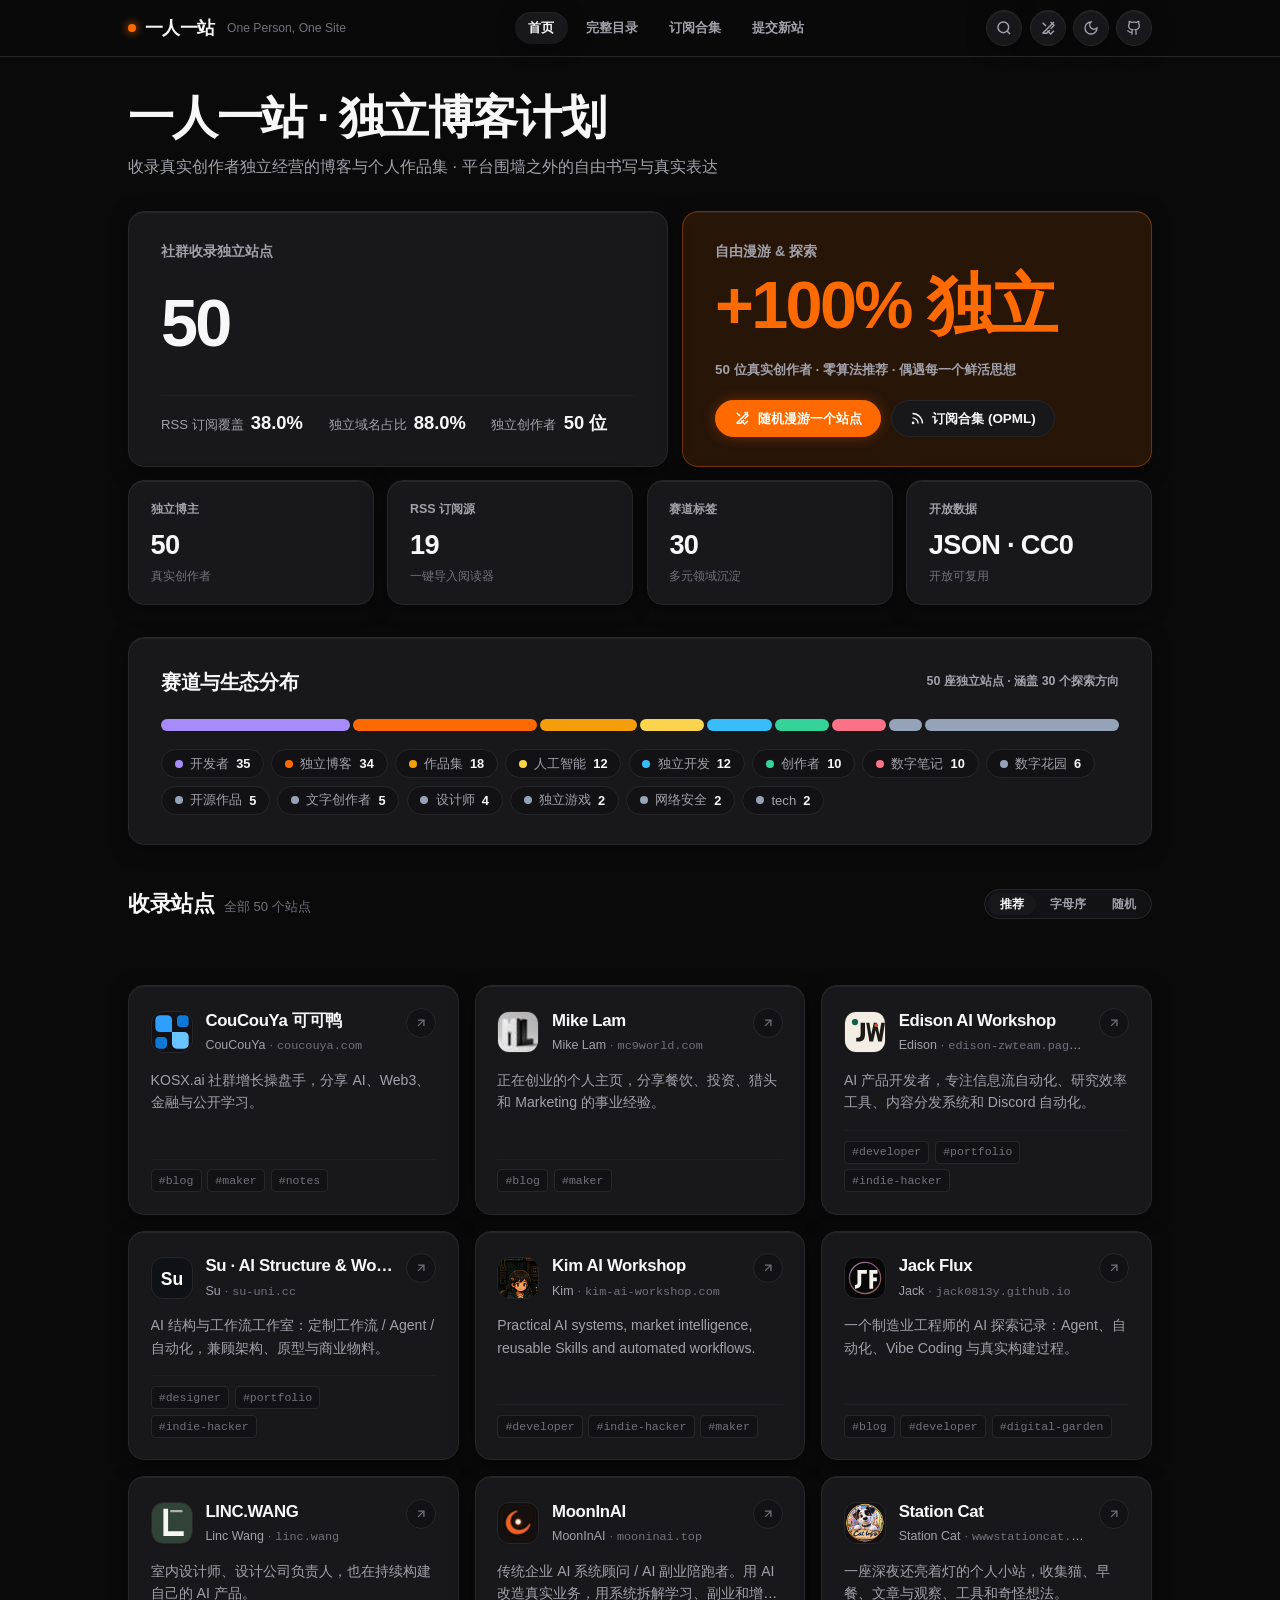
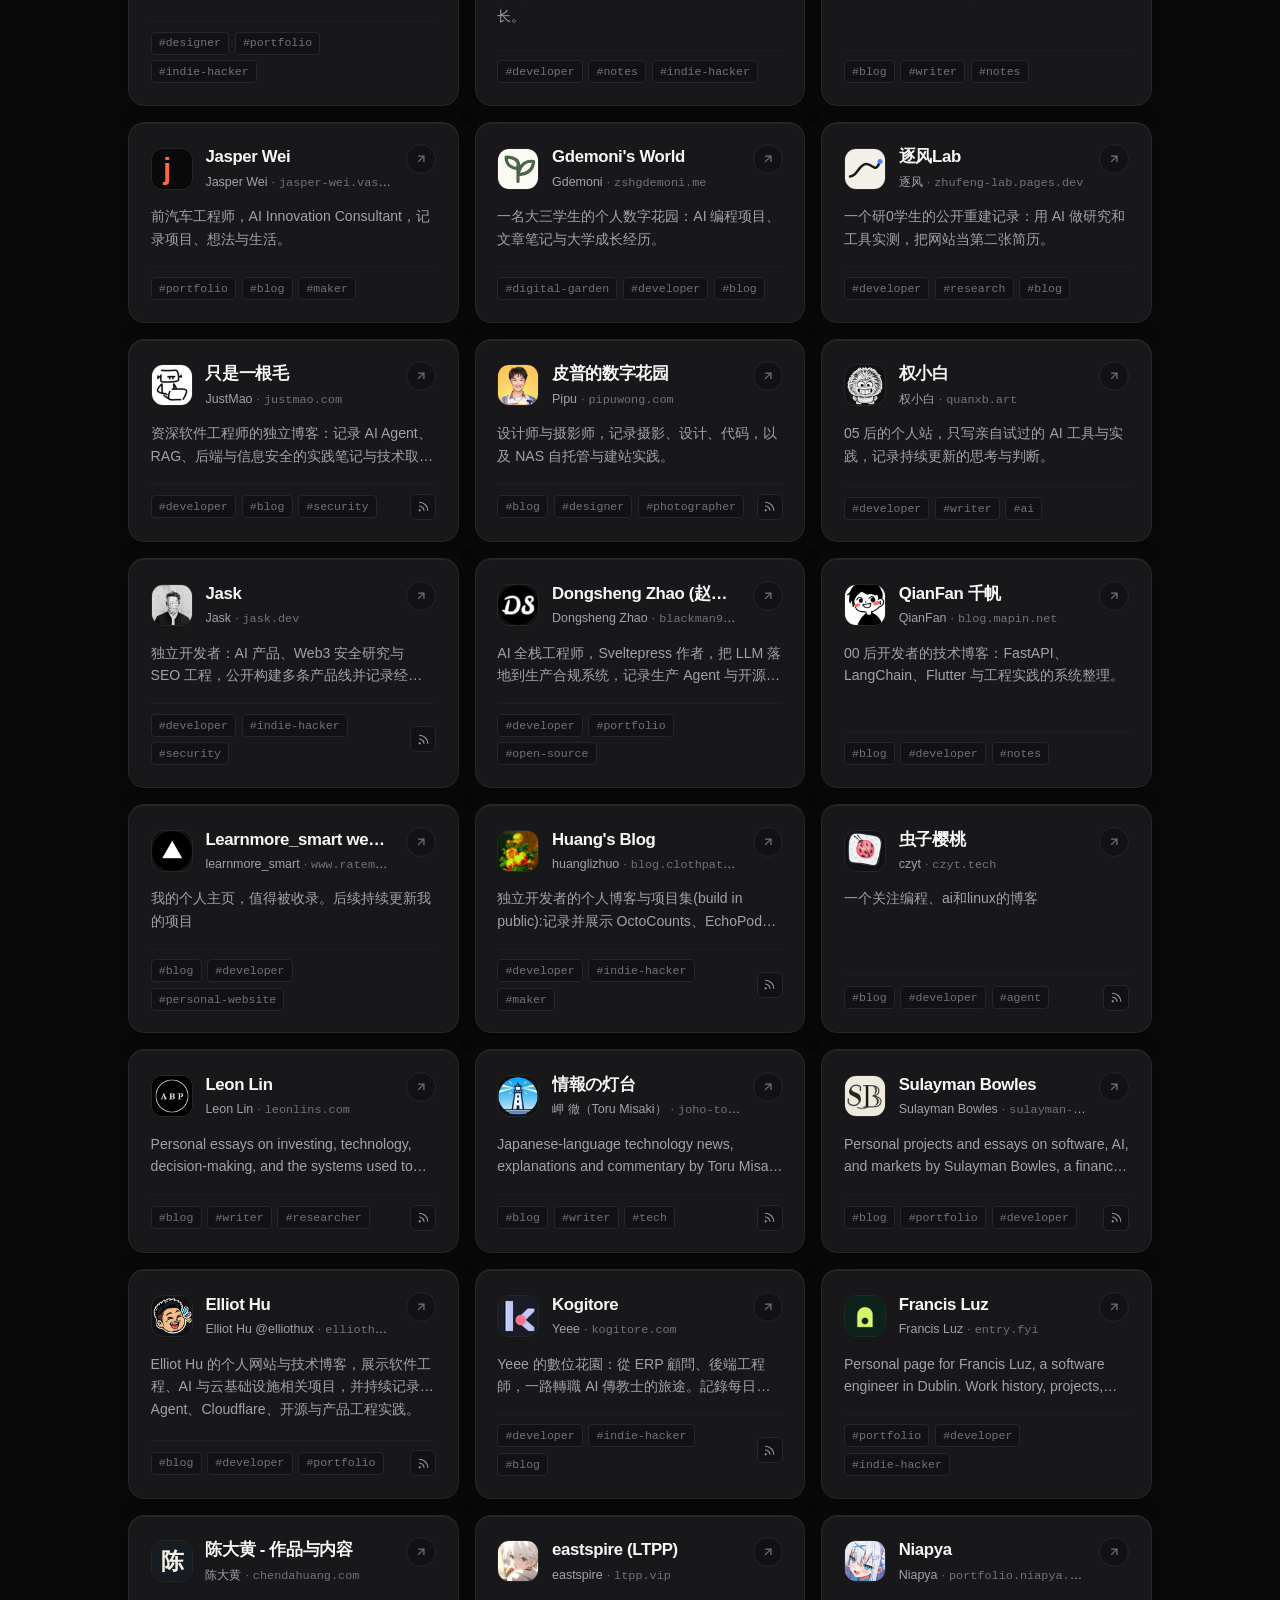
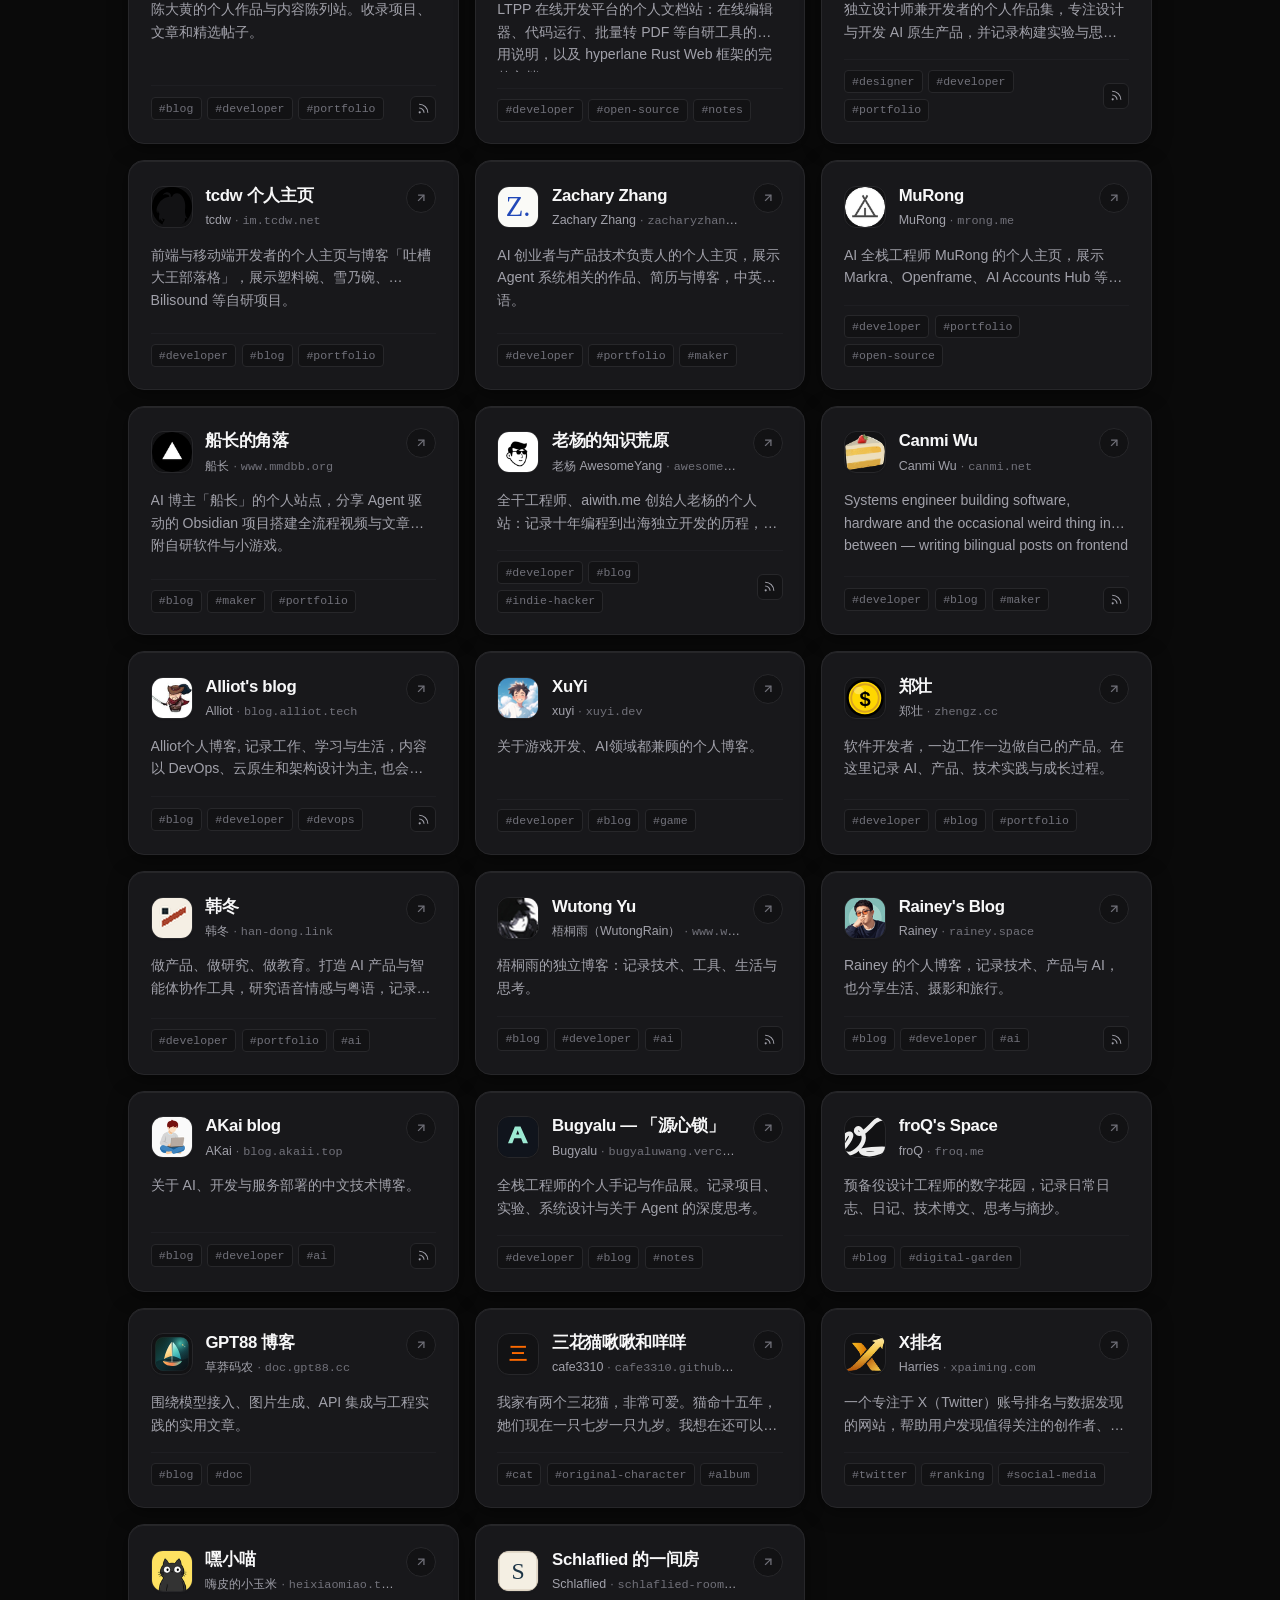
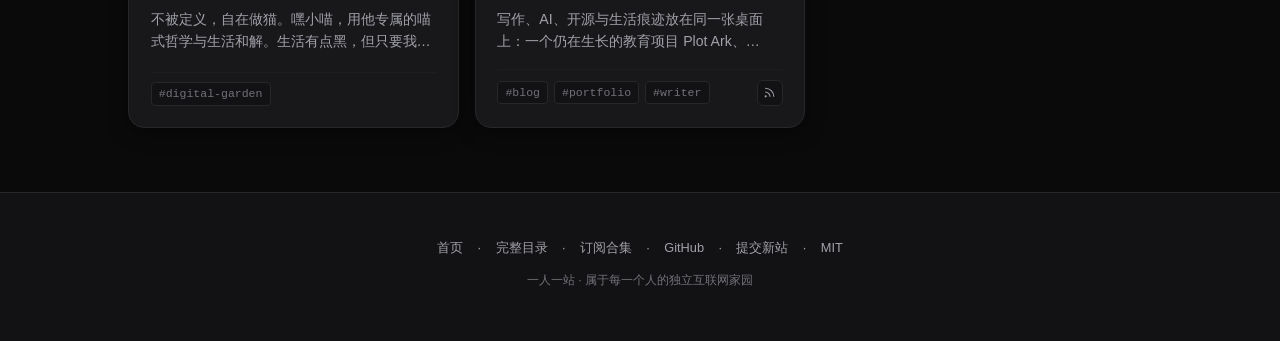
<file: site/index.html>
<!DOCTYPE html>
<html lang="zh-CN" data-theme-mode="system">
<head>
<meta charset="utf-8">
<meta name="viewport" content="width=device-width, initial-scale=1, viewport-fit=cover">
<title>一人一站 · 收集认真经营的独立博客与个人网站</title>
<meta name="description" content="一人一站收录真实创作者独立经营的博客、数字花园与个人作品集，支持按标签浏览、全文检索与随机漫游，帮助你在平台围墙之外发现值得长期阅读的个人网站。">
<link rel="canonical" href="https://realchendahuang.github.io/one-person-one-site/">
<meta property="og:title" content="一人一站 · 收集认真经营的独立博客与个人网站">
<meta property="og:description" content="一人一站收录真实创作者独立经营的博客、数字花园与个人作品集，帮助你在平台围墙之外发现值得长期阅读的个人网站。">
<meta property="og:type" content="website">
<meta property="og:url" content="https://realchendahuang.github.io/one-person-one-site/">
<meta property="og:image" content="https://realchendahuang.github.io/one-person-one-site/og-image.png">
<meta property="og:image:width" content="1200">
<meta property="og:image:height" content="630">
<meta property="og:site_name" content="一人一站">
<meta property="og:locale" content="zh_CN">
<meta name="twitter:card" content="summary_large_image">
<meta name="twitter:title" content="一人一站 · 收集认真经营的独立博客与个人网站">
<meta name="twitter:description" content="一人一站收录真实创作者独立经营的博客、数字花园与个人作品集，帮助你在平台围墙之外发现值得长期阅读的个人网站。">
<meta name="twitter:image" content="https://realchendahuang.github.io/one-person-one-site/og-image.png">
<meta name="theme-color" content="#0a0a0a">
<link rel="alternate" type="application/xml" title="一人一站 · 订阅合集 (OPML)" href="./feeds.opml">
<link rel="icon" href="./favicon.svg" type="image/svg+xml">
<link rel="apple-touch-icon" href="./apple-touch-icon.png">
<script type="application/ld+json">{"@context":"https://schema.org","@type":"CollectionPage","name":"一人一站 · 收集认真经营的独立博客与个人网站","description":"一人一站收录真实创作者独立经营的博客、数字花园与个人作品集，支持按标签浏览、全文检索与随机漫游，帮助你在平台围墙之外发现值得长期阅读的个人网站。","url":"https://realchendahuang.github.io/one-person-one-site/","inLanguage":"zh-CN","isFamilyFriendly":true,"mainEntity":{"@type":"ItemList","numberOfItems":50,"itemListElement":[{"@type":"ListItem","position":1,"name":"CouCouYa 可可鸭","url":"https://coucouya.com","description":"KOSX.ai 社群增长操盘手，分享 AI、Web3、金融与公开学习。"},{"@type":"ListItem","position":2,"name":"Mike Lam","url":"https://mc9world.com","description":"正在创业的个人主页，分享餐饮、投资、猎头和 Marketing 的事业经验。"},{"@type":"ListItem","position":3,"name":"Edison AI Workshop","url":"https://edison-zwteam.pages.dev","description":"AI 产品开发者，专注信息流自动化、研究效率工具、内容分发系统和 Discord 自动化。"},{"@type":"ListItem","position":4,"name":"Su · AI Structure & Workflow Studio","url":"https://su-uni.cc","description":"AI 结构与工作流工作室：定制工作流 / Agent / 自动化，兼顾架构、原型与商业物料。"},{"@type":"ListItem","position":5,"name":"Kim AI Workshop","url":"https://kim-ai-workshop.com","description":"Practical AI systems, market intelligence, reusable Skills and automated workflows."},{"@type":"ListItem","position":6,"name":"Jack Flux","url":"https://jack0813y.github.io","description":"一个制造业工程师的 AI 探索记录：Agent、自动化、Vibe Coding 与真实构建过程。"},{"@type":"ListItem","position":7,"name":"LINC.WANG","url":"https://linc.wang","description":"室内设计师、设计公司负责人，也在持续构建自己的 AI 产品。"},{"@type":"ListItem","position":8,"name":"MoonInAI","url":"https://mooninai.top","description":"传统企业 AI 系统顾问 / AI 副业陪跑者。用 AI 改造真实业务，用系统拆解学习、副业和增长。"},{"@type":"ListItem","position":9,"name":"Station Cat","url":"https://wwwstationcat.org","description":"一座深夜还亮着灯的个人小站，收集猫、早餐、文章与观察、工具和奇怪想法。"},{"@type":"ListItem","position":10,"name":"Jasper Wei","url":"https://jasper-wei.vast-beech-4429.chatgpt.site","description":"前汽车工程师，AI Innovation Consultant，记录项目、想法与生活。"},{"@type":"ListItem","position":11,"name":"Gdemoni's World","url":"https://zshgdemoni.me","description":"一名大三学生的个人数字花园：AI 编程项目、文章笔记与大学成长经历。"},{"@type":"ListItem","position":12,"name":"逐风Lab","url":"https://zhufeng-lab.pages.dev/","description":"一个研0学生的公开重建记录：用 AI 做研究和工具实测，把网站当第二张简历。"},{"@type":"ListItem","position":13,"name":"只是一根毛","url":"https://justmao.com/","description":"资深软件工程师的独立博客：记录 AI Agent、RAG、后端与信息安全的实践笔记与技术取舍。"},{"@type":"ListItem","position":14,"name":"皮普的数字花园","url":"https://pipuwong.com","description":"设计师与摄影师，记录摄影、设计、代码，以及 NAS 自托管与建站实践。"},{"@type":"ListItem","position":15,"name":"权小白","url":"https://quanxb.art/","description":"05 后的个人站，只写亲自试过的 AI 工具与实践，记录持续更新的思考与判断。"},{"@type":"ListItem","position":16,"name":"Jask","url":"https://jask.dev/","description":"独立开发者：AI 产品、Web3 安全研究与 SEO 工程，公开构建多条产品线并记录经历。"},{"@type":"ListItem","position":17,"name":"Dongsheng Zhao (赵东升)","url":"https://blackman99.github.io/me/","description":"AI 全栈工程师，Sveltepress 作者，把 LLM 落地到生产合规系统，记录生产 Agent 与开源工具。"},{"@type":"ListItem","position":18,"name":"QianFan 千帆","url":"https://blog.mapin.net/","description":"00 后开发者的技术博客：FastAPI、LangChain、Flutter 与工程实践的系统整理。"},{"@type":"ListItem","position":19,"name":"Learnmore_smart website","url":"https://www.rateministere.com","description":"我的个人主页，值得被收录。后续持续更新我的项目"},{"@type":"ListItem","position":20,"name":"Huang's Blog","url":"https://blog.clothpath.com/","description":"独立开发者的个人博客与项目集(build in public):记录并展示 OctoCounts、EchoPod、QwenASR、Ketsuin 等自己从零构建的项目,以及学习笔记。"},{"@type":"ListItem","position":21,"name":"虫子樱桃","url":"https://czyt.tech","description":"一个关注编程、ai和linux的博客"},{"@type":"ListItem","position":22,"name":"Leon Lin","url":"https://leonlins.com","description":"Personal essays on investing, technology, decision-making, and the systems used to research and understand uncertain problems."},{"@type":"ListItem","position":23,"name":"情報の灯台","url":"https://joho-todai.com/","description":"Japanese-language technology news, explanations and commentary by Toru Misaki, covering PCs, semiconductors, operating systems, AI and security with links to sources."},{"@type":"ListItem","position":24,"name":"Sulayman Bowles","url":"https://sulayman-bowles.dev/","description":"Personal projects and essays on software, AI, and markets by Sulayman Bowles, a finance student at UT Austin working in product and growth."},{"@type":"ListItem","position":25,"name":"Elliot Hu","url":"https://elliothu.me","description":"Elliot Hu 的个人网站与技术博客，展示软件工程、AI 与云基础设施相关项目，并持续记录 Agent、Cloudflare、开源与产品工程实践。"},{"@type":"ListItem","position":26,"name":"Kogitore","url":"https://kogitore.com","description":"Yeee 的數位花園：從 ERP 顧問、後端工程師，一路轉職 AI 傳教士的旅途。記錄每日 TIL、想清楚才寫的長文，以及用 AI agents 打造個人 control tower 的實作筆記。"},{"@type":"ListItem","position":27,"name":"Francis Luz","url":"https://entry.fyi/francisluz","description":"Personal page for Francis Luz, a software engineer in Dublin. Work history, projects, and what he is building now, kept on Entry."},{"@type":"ListItem","position":28,"name":"陈大黄 - 作品与内容","url":"https://chendahuang.com","description":"陈大黄的个人作品与内容陈列站。收录项目、文章和精选帖子。"},{"@type":"ListItem","position":29,"name":"eastspire (LTPP)","url":"https://ltpp.vip/","description":"LTPP 在线开发平台的个人文档站：在线编辑器、代码运行、批量转 PDF 等自研工具的使用说明，以及 hyperlane Rust Web 框架的完整文档。"},{"@type":"ListItem","position":30,"name":"Niapya","url":"https://portfolio.niapya.deno.net/","description":"独立设计师兼开发者的个人作品集，专注设计与开发 AI 原生产品，并记录构建实验与思考。"},{"@type":"ListItem","position":31,"name":"tcdw 个人主页","url":"https://im.tcdw.net/","description":"前端与移动端开发者的个人主页与博客「吐槽大王部落格」，展示塑料碗、雪乃碗、Bilisound 等自研项目。"},{"@type":"ListItem","position":32,"name":"Zachary Zhang","url":"https://zacharyzhang.com/","description":"AI 创业者与产品技术负责人的个人主页，展示 Agent 系统相关的作品、简历与博客，中英双语。"},{"@type":"ListItem","position":33,"name":"MuRong","url":"https://mrong.me","description":"AI 全栈工程师 MuRong 的个人主页，展示 Markra、Openframe、AI Accounts Hub 等自研产品与开源项目。"},{"@type":"ListItem","position":34,"name":"船长的角落","url":"https://www.mmdbb.org/","description":"AI 博主「船长」的个人站点，分享 Agent 驱动的 Obsidian 项目搭建全流程视频与文章，附自研软件与小游戏。"},{"@type":"ListItem","position":35,"name":"老杨的知识荒原","url":"https://awesomeyang.com","description":"全干工程师、aiwith.me 创始人老杨的个人站：记录十年编程到出海独立开发的历程，附博客与真实运转的作品矩阵。"},{"@type":"ListItem","position":36,"name":"Canmi Wu","url":"https://canmi.net","description":"Systems engineer building software, hardware and the occasional weird thing in between — writing bilingual posts on frontend craft, backend systems and embedded circuits."},{"@type":"ListItem","position":37,"name":"Alliot's blog","url":"https://blog.alliot.tech","description":"Alliot个人博客, 记录工作、学习与生活，内容以 DevOps、云原生和架构设计为主, 也会分享一些硬件折腾。"},{"@type":"ListItem","position":38,"name":"XuYi","url":"https://xuyi.dev","description":"关于游戏开发、AI领域都兼顾的个人博客。"},{"@type":"ListItem","position":39,"name":"郑壮","url":"https://zhengz.cc/","description":"软件开发者，一边工作一边做自己的产品。在这里记录 AI、产品、技术实践与成长过程。"},{"@type":"ListItem","position":40,"name":"韩冬","url":"https://han-dong.link/","description":"做产品、做研究、做教育。打造 AI 产品与智能体协作工具，研究语音情感与粤语，记录影视研究与作品。"},{"@type":"ListItem","position":41,"name":"Wutong Yu","url":"https://www.wutongyu.site","description":"梧桐雨的独立博客：记录技术、工具、生活与思考。"},{"@type":"ListItem","position":42,"name":"Rainey's Blog","url":"https://rainey.space","description":"Rainey 的个人博客，记录技术、产品与 AI，也分享生活、摄影和旅行。"},{"@type":"ListItem","position":43,"name":"AKai blog","url":"https://blog.akaii.top","description":"关于 AI、开发与服务部署的中文技术博客。"},{"@type":"ListItem","position":44,"name":"Bugyalu — 「源心锁」","url":"https://bugyaluwang.vercel.app","description":"全栈工程师的个人手记与作品展。记录项目、实验、系统设计与关于 Agent 的深度思考。"},{"@type":"ListItem","position":45,"name":"froQ's Space","url":"https://froq.me","description":"预备役设计工程师的数字花园，记录日常日志、日记、技术博文、思考与摘抄。"},{"@type":"ListItem","position":46,"name":"GPT88 博客","url":"https://doc.gpt88.cc/docs/blog/","description":"围绕模型接入、图片生成、API 集成与工程实践的实用文章。"},{"@type":"ListItem","position":47,"name":"三花猫啾啾和咩咩","url":"https://cafe3310.github.io/chocho-miemie-album/","description":"我家有两个三花猫，非常可爱。猫命十五年，她们现在一只七岁一只九岁。我想在还可以的时候让 Gemini 一直记住她们。"},{"@type":"ListItem","position":48,"name":"X排名","url":"https://xpaiming.com/","description":"一个专注于 X（Twitter）账号排名与数据发现的网站，帮助用户发现值得关注的创作者、独立开发者和优质账号。"},{"@type":"ListItem","position":49,"name":"嘿小喵","url":"https://heixiaomiao.topnod.art/","description":"不被定义，自在做猫。嘿小喵，用他专属的喵式哲学与生活和解。生活有点黑，但只要我眼里有光，处处皆光明。"},{"@type":"ListItem","position":50,"name":"Schlaflied 的一间房","url":"https://schlaflied-room.work/","description":"写作、AI、开源与生活痕迹放在同一张桌面上：一个仍在生长的教育项目 Plot Ark、career-ops 开源贡献、原创中文写作与随笔，以及零散的案件记录。"}]}}</script>
<script>
  (function() {
    var stored = "dark";
    try { stored = localStorage.getItem("opos-theme") || "dark"; } catch(e) {}
    document.documentElement.setAttribute("data-theme-mode", stored);
    var prefersDark = window.matchMedia("(prefers-color-scheme: dark)").matches;
    var isDark = stored === "dark" || (stored === "system" && prefersDark);
    if (isDark) {
      document.documentElement.classList.add("dark");
    } else {
      document.documentElement.classList.remove("dark");
    }
    var meta = document.querySelector('meta[name="theme-color"]');
    if (meta) meta.setAttribute("content", isDark ? "#0a0a0a" : "#f5f6f7");
  })();
</script>
<style>
/*/* ============================================================
   一人一站 · KOSX 风格 Bento 现代设计系统
   设计语言：深色碳素底色 + 信号橙高光 + Bento 网格 + 紧密无衬线字体
   ============================================================ */

:root {
  color-scheme: light;
  --radius-sm: 8px;
  --radius-md: 12px;
  --radius-lg: 16px;
  --radius-xl: 20px;
  --radius-full: 9999px;

  /* 背景与面板 */
  --paper: #f5f6f7;
  --soft-surface: #f0f1f3;
  --surface: #ffffff;
  --line: #e4e4e7;
  --line-subtle: #f0f0f2;
  --ink: #18181b;
  --mist: #52525b;
  --fog: #a1a1aa;

  /* 品牌信号橙 (KOSX Signature Orange) */
  --signal: #ff6a00;
  --signal-hover: #e65f00;
  --signal-warm: #ffb347;
  --signal-deep: #ff3d00;
  --signal-soft: rgba(255, 106, 0, 0.08);
  --signal-border: rgba(255, 106, 0, 0.28);
  --signal-ink: #c2410c;

  /* 阴影与微光 */
  --panel-elev: 0 1px 3px rgba(0, 0, 0, 0.04), 0 10px 28px -14px rgba(0, 0, 0, 0.08);
  --hover-lift: 0 12px 30px -6px rgba(0, 0, 0, 0.12), 0 4px 10px -2px rgba(0, 0, 0, 0.06);
  --shadow-pop: 0 16px 40px -8px rgba(0, 0, 0, 0.16);

  /* 标签里程碑色彩 (Census Tokens) */
  --tag-violet: #8b5cf6;
  --tag-orange: #ff6a00;
  --tag-amber: #d97706;
  --tag-gold: #fbbf24;
  --tag-sky: #0284c7;
  --tag-emerald: #059669;
  --tag-rose: #f43f5e;
  --tag-slate: #64748b;

  --font-sans: -apple-system, BlinkMacSystemFont, "Segoe UI", Roboto, "Helvetica Neue", "PingFang SC", "Noto Sans CJK SC", "Microsoft YaHei", Arial, sans-serif;
  --font-mono: ui-monospace, SFMono-Regular, Menlo, Monaco, Consolas, "Liberation Mono", monospace;
}

html.dark {
  color-scheme: dark;

  /* 极致深色深沉碳黑 */
  --paper: #0a0a0a;
  --soft-surface: #121214;
  --surface: #18181b;
  --line: #27272a;
  --line-subtle: #1e1e22;
  --ink: #f7f7f8;
  --mist: #a1a1aa;
  --fog: #71717a;

  /* 信号橙 */
  --signal: #ff6a00;
  --signal-hover: #ff7d1a;
  --signal-warm: #ffb347;
  --signal-deep: #ff3d00;
  --signal-soft: rgba(255, 106, 0, 0.12);
  --signal-border: rgba(255, 106, 0, 0.35);
  --signal-ink: #ff6a00;

  /* 深色光泽与内阴影 (Subtle Inset Highlights) */
  --panel-elev: inset 0 1px 0 0 rgba(255, 255, 255, 0.06), 0 4px 20px -2px rgba(0, 0, 0, 0.5);
  --hover-lift: inset 0 1px 0 0 rgba(255, 255, 255, 0.12), 0 16px 36px -4px rgba(0, 0, 0, 0.75);
  --shadow-pop: 0 20px 50px -10px rgba(0, 0, 0, 0.8), inset 0 1px 0 0 rgba(255, 255, 255, 0.1);

  /* 标签色彩 (深色模式微调高饱和度) */
  --tag-violet: #a78bfa;
  --tag-orange: #ff6a00;
  --tag-amber: #f59e0b;
  --tag-gold: #fcd34d;
  --tag-sky: #38bdf8;
  --tag-emerald: #34d399;
  --tag-rose: #fb7185;
  --tag-slate: #94a3b8;
}

*, *::before, *::after {
  box-sizing: border-box;
}

body {
  margin: 0;
  background-color: var(--paper);
  color: var(--ink);
  font-family: var(--font-sans);
  line-height: 1.5;
  -webkit-font-smoothing: antialiased;
  -moz-osx-font-smoothing: grayscale;
  min-height: 100vh;
  display: flex;
  flex-direction: column;
}

/* 屏幕阅读器辅助 */
.sr-only {
  position: absolute;
  width: 1px;
  height: 1px;
  margin: -1px;
  padding: 0;
  overflow: hidden;
  clip: rect(0, 0, 0, 0);
  white-space: nowrap;
  border: 0;
}

.tabular-nums {
  font-variant-numeric: tabular-nums;
}

/* ================= 顶栏 (Sticky Header) ================= */
.site-header {
  position: sticky;
  top: 0;
  z-index: 40;
  width: 100%;
  border-bottom: 1px solid var(--line);
  background: rgba(245, 246, 247, 0.82);
  backdrop-filter: blur(16px);
  -webkit-backdrop-filter: blur(16px);
  transition: background-color 0.2s ease, border-color 0.2s ease;
}
html.dark .site-header {
  background: rgba(10, 10, 10, 0.82);
}

.header-inner {
  max-width: 1080px;
  height: 56px;
  margin: 0 auto;
  padding: 0 clamp(16px, 2.5vw, 28px);
  display: flex;
  align-items: center;
  justify-content: space-between;
  gap: 1rem;
}

/* 品牌 Logo */
.brand {
  display: flex;
  align-items: center;
  gap: 0.55rem;
  text-decoration: none;
  color: var(--ink);
  flex-shrink: 0;
}
.brand-pulse {
  width: 8px;
  height: 8px;
  border-radius: 50%;
  background: var(--signal);
  box-shadow: 0 0 10px var(--signal);
  animation: pulse-dot 2.2s cubic-bezier(0.4, 0, 0.6, 1) infinite;
}
@keyframes pulse-dot {
  0%, 100% { opacity: 1; transform: scale(1); }
  50% { opacity: 0.5; transform: scale(0.85); }
}
.brand-title {
  font-weight: 800;
  font-size: 1.12rem;
  letter-spacing: -0.025em;
  color: var(--ink);
}
.brand-sub {
  font-size: 0.76rem;
  color: var(--fog);
  font-weight: 500;
  letter-spacing: 0;
  margin-left: 0.2rem;
}
@media (max-width: 640px) {
  .brand-sub { display: none; }
}

/* 中间导航胶囊 (Pill Navigation) */
.nav-pills {
  display: flex;
  align-items: center;
  gap: 0.25rem;
}
.nav-pill {
  padding: 0.35rem 0.85rem;
  font-size: 0.84rem;
  font-weight: 600;
  color: var(--mist);
  text-decoration: none;
  border-radius: var(--radius-full);
  transition: all 0.15s ease;
  white-space: nowrap;
}
.nav-pill:hover {
  color: var(--ink);
  background: var(--soft-surface);
}
.nav-pill.active {
  background: var(--surface);
  color: var(--ink);
  box-shadow: var(--panel-elev);
}
@media (max-width: 640px) {
  .nav-pills { display: none; }
}

/* 右侧操作栏 */
.header-actions {
  display: flex;
  align-items: center;
  gap: 0.45rem;
}
.icon-circle-btn {
  display: inline-flex;
  align-items: center;
  justify-content: center;
  width: 36px;
  height: 36px;
  border-radius: 50%;
  background: var(--surface);
  border: 1px solid var(--line);
  box-shadow: var(--panel-elev);
  color: var(--mist);
  cursor: pointer;
  text-decoration: none;
  flex-shrink: 0;
  transition: all 0.15s ease;
  padding: 0;
}
.icon-circle-btn:hover {
  background: var(--soft-surface);
  color: var(--ink);
  border-color: var(--line);
  transform: translateY(-1px);
}
.icon-circle-btn:active {
  transform: scale(0.95);
}
.icon-circle-btn svg {
  width: 16px;
  height: 16px;
}

.theme-icon-sun, .theme-icon-moon, .theme-icon-system { display: none; }
html[data-theme-mode="light"] .theme-icon-sun { display: block; }
html[data-theme-mode="dark"] .theme-icon-moon { display: block; }
html[data-theme-mode="system"] .theme-icon-system { display: block; }

/* ================= 主布局容器 ================= */
.main-wrapper {
  max-width: 1080px;
  margin: 0 auto;
  padding: 2.2rem clamp(16px, 2.5vw, 28px) 4rem;
  flex: 1;
  width: 100%;
}

/* Hero 标题区 */
.hero-header {
  margin-bottom: 2rem;
}
.hero-title {
  margin: 0 0 0.5rem;
  font-size: clamp(2rem, 3.8vw, 2.85rem);
  font-weight: 800;
  letter-spacing: -0.035em;
  line-height: 1.15;
  color: var(--ink);
}
.hero-desc {
  margin: 0;
  font-size: clamp(0.88rem, 1.3vw, 1.02rem);
  color: var(--mist);
  line-height: 1.6;
}

/* ================= 通用面板卡片 (Bento Panel) ================= */
.panel-card {
  background: var(--surface);
  border: 1px solid var(--line);
  border-radius: var(--radius-lg);
  box-shadow: var(--panel-elev);
  transition: border-color 0.2s ease, box-shadow 0.2s ease, transform 0.25s cubic-bezier(0, 0, 0.2, 1);
}

/* 卡片悬停微浮动 */
.card-lift {
  transition: transform 0.25s cubic-bezier(0, 0, 0.2, 1), box-shadow 0.25s cubic-bezier(0, 0, 0.2, 1), border-color 0.2s ease;
}
.card-lift:hover {
  transform: translateY(-3px);
  border-color: rgba(255, 106, 0, 0.35);
  box-shadow: var(--hover-lift);
}

/* ================= Bento 第一行：两列大卡片 ================= */
.bento-row-top {
  display: grid;
  grid-template-columns: 1.15fr 1fr;
  gap: 0.85rem;
  margin-bottom: 0.85rem;
}
@media (max-width: 820px) {
  .bento-row-top { grid-template-columns: 1fr; }
}

/* 左侧数据聚合大卡 */
.bento-hero-left {
  padding: 1.8rem 2rem;
  display: flex;
  flex-direction: column;
  justify-content: space-between;
}
.bento-label {
  font-size: 0.88rem;
  font-weight: 600;
  color: var(--mist);
}
.bento-big-stat {
  font-size: clamp(3rem, 5.2vw, 4.2rem);
  font-weight: 800;
  line-height: 1.05;
  letter-spacing: -0.04em;
  margin: 0.6rem 0 1.2rem;
  color: var(--ink);
  font-variant-numeric: tabular-nums;
}
.bento-big-stat.text-signal {
  color: var(--signal);
}
.bento-sub-metrics {
  display: flex;
  flex-wrap: wrap;
  align-items: baseline;
  gap: 1.6rem;
  padding-top: 0.8rem;
  border-top: 1px solid var(--line-subtle);
}
.bento-sub-item {
  display: flex;
  align-items: baseline;
  gap: 0.45rem;
}
.sub-label {
  font-size: 0.82rem;
  color: var(--mist);
  font-weight: 500;
}
.sub-val {
  font-size: 1.15rem;
  font-weight: 800;
  color: var(--ink);
  font-variant-numeric: tabular-nums;
}

/* 右侧橙色漫游 & 探索大卡 */
.bento-hero-right {
  padding: 1.8rem 2rem;
  background: var(--signal-soft);
  border: 1px solid var(--signal-border);
  display: flex;
  flex-direction: column;
  justify-content: space-between;
}
.bento-desc-row {
  font-size: 0.84rem;
  font-weight: 600;
  color: var(--mist);
  margin-bottom: 1.2rem;
}
.bento-actions-row {
  display: flex;
  flex-wrap: wrap;
  gap: 0.6rem;
}
.hero-action-btn {
  display: inline-flex;
  align-items: center;
  justify-content: center;
  gap: 0.45rem;
  padding: 0.6rem 1.15rem;
  font-size: 0.84rem;
  font-weight: 600;
  border-radius: var(--radius-full);
  cursor: pointer;
  text-decoration: none;
  transition: all 0.15s ease;
  line-height: 1;
}
.hero-action-btn.primary {
  background: var(--signal);
  color: #ffffff;
  border: 1px solid var(--signal);
  box-shadow: 0 0 14px rgba(255, 106, 0, 0.3);
}
.hero-action-btn.primary:hover {
  background: var(--signal-hover);
  transform: translateY(-1px);
}
.hero-action-btn.secondary {
  background: var(--surface);
  color: var(--ink);
  border: 1px solid var(--line);
}
.hero-action-btn.secondary:hover {
  background: var(--soft-surface);
  color: var(--ink);
  transform: translateY(-1px);
}

/* ================= Bento 第二行：四格指标 ================= */
.bento-stats-grid {
  display: grid;
  grid-template-columns: repeat(4, 1fr);
  gap: 0.85rem;
  margin-bottom: 2rem;
}
@media (max-width: 768px) {
  .bento-stats-grid { grid-template-columns: repeat(2, 1fr); }
}
@media (max-width: 440px) {
  .bento-stats-grid { grid-template-columns: 1fr; }
}

.stat-item {
  padding: 1.15rem 1.35rem;
  display: flex;
  flex-direction: column;
}
.stat-item-label {
  font-size: 0.78rem;
  font-weight: 600;
  color: var(--mist);
}
.stat-item-val {
  font-size: 1.7rem;
  font-weight: 800;
  letter-spacing: -0.025em;
  color: var(--ink);
  margin: 0.4rem 0 0.15rem;
  font-variant-numeric: tabular-nums;
}
.stat-item-sub {
  font-size: 0.74rem;
  color: var(--fog);
}

/* ================= Bento 第三行：里程碑与分布 (Milestone Distribution) ================= */
.milestone-section {
  padding: 1.8rem 2rem;
  margin-bottom: 2.2rem;
}
.milestone-header {
  display: flex;
  flex-wrap: wrap;
  align-items: center;
  justify-content: space-between;
  gap: 0.5rem;
  margin-bottom: 1.4rem;
}
.milestone-title {
  margin: 0;
  font-size: 1.25rem;
  font-weight: 800;
  letter-spacing: -0.02em;
  color: var(--ink);
}
.milestone-count {
  font-size: 0.78rem;
  font-weight: 600;
  color: var(--mist);
  font-variant-numeric: tabular-nums;
}

/* 彩色进度条 */
.milestone-bar-wrap {
  position: relative;
  display: flex;
  height: 12px;
  gap: 3px;
  margin-bottom: 1.1rem;
}
.milestone-segment {
  height: 100%;
  min-width: 6px;
  border-radius: var(--radius-full);
  border: none;
  padding: 0;
  cursor: pointer;
  transition: opacity 0.18s ease, transform 0.18s ease;
}
.milestone-segment:hover {
  opacity: 0.82;
  transform: scaleY(1.25);
}

/* 分布药丸标签按钮 */
.milestone-pills-wrap {
  display: flex;
  flex-wrap: wrap;
  gap: 0.45rem;
}
.milestone-pill {
  display: inline-flex;
  align-items: center;
  gap: 0.45rem;
  padding: 0.3rem 0.8rem;
  border-radius: var(--radius-full);
  background: var(--soft-surface);
  border: 1px solid var(--line);
  color: var(--mist);
  font-size: 0.82rem;
  font-weight: 500;
  cursor: pointer;
  transition: all 0.15s ease;
  user-select: none;
}
.milestone-pill:hover {
  color: var(--ink);
  background: var(--line);
  border-color: var(--fog);
}
.milestone-pill.active {
  background: var(--surface);
  color: var(--ink);
  border-color: var(--signal);
  box-shadow: 0 0 10px rgba(255, 106, 0, 0.25);
}
.milestone-dot {
  width: 8px;
  height: 8px;
  border-radius: 50%;
  flex-shrink: 0;
}
.milestone-pill b {
  font-weight: 700;
  color: var(--ink);
  font-size: 0.8rem;
}

/* ================= 筛选与排序控制条 ================= */
.sites-section-header {
  display: flex;
  flex-wrap: wrap;
  align-items: center;
  justify-content: space-between;
  gap: 0.8rem;
  margin-bottom: 1.1rem;
  padding-top: 0.5rem;
}
.section-title-wrap {
  display: flex;
  align-items: baseline;
  gap: 0.6rem;
}
.section-title {
  margin: 0;
  font-size: 1.35rem;
  font-weight: 800;
  letter-spacing: -0.02em;
  color: var(--ink);
}
.section-subtitle {
  font-size: 0.82rem;
  color: var(--fog);
  font-weight: 500;
}

/* 活跃搜索气泡 */
.active-search-chip {
  display: inline-flex;
  align-items: center;
  gap: 0.35rem;
  height: 28px;
  padding: 0 0.75rem;
  background: var(--signal-soft);
  color: var(--signal);
  border: 1px solid var(--signal-border);
  border-radius: var(--radius-full);
  font-size: 0.78rem;
  font-weight: 600;
  cursor: pointer;
  transition: all 0.15s ease;
}
.active-search-chip:hover {
  background: rgba(255, 106, 0, 0.18);
}
.active-search-chip[hidden] {
  display: none;
}
.search-chip-close {
  font-size: 0.72rem;
  opacity: 0.8;
}

/* 排序分段按钮 (Segmented Control) */
.sort-group {
  display: inline-flex;
  align-items: center;
  background: var(--soft-surface);
  border: 1px solid var(--line);
  border-radius: var(--radius-full);
  padding: 3px;
  gap: 2px;
}
.sort-btn {
  background: transparent;
  border: none;
  color: var(--mist);
  font-size: 0.78rem;
  font-weight: 600;
  padding: 0.3rem 0.75rem;
  border-radius: var(--radius-full);
  cursor: pointer;
  line-height: 1;
  transition: all 0.15s ease;
}
.sort-btn:hover {
  color: var(--ink);
}
.sort-btn.active {
  background: var(--surface);
  color: var(--ink);
  box-shadow: 0 1px 3px rgba(0, 0, 0, 0.08);
}

/* 横向分类药丸筛选栏 */
.tags-filter-bar {
  margin-bottom: 1.2rem;
  overflow-x: auto;
  scrollbar-width: none;
  -webkit-overflow-scrolling: touch;
  padding-bottom: 4px;
}
.tags-filter-bar::-webkit-scrollbar {
  display: none;
}
.tags-scroll-wrap {
  display: inline-flex;
  gap: 0.4rem;
}
.tag-btn {
  display: inline-flex;
  align-items: center;
  gap: 0.3rem;
  height: 32px;
  padding: 0 0.85rem;
  background: var(--surface);
  border: 1px solid var(--line);
  border-radius: var(--radius-full);
  font-size: 0.82rem;
  color: var(--mist);
  font-weight: 500;
  cursor: pointer;
  flex-shrink: 0;
  user-select: none;
  transition: all 0.14s ease;
}
.tag-btn:hover {
  color: var(--ink);
  background: var(--soft-surface);
  border-color: var(--fog);
}
.tag-btn.active {
  background: var(--ink);
  color: var(--paper);
  border-color: var(--ink);
  font-weight: 600;
}
html.dark .tag-btn.active {
  background: #ffffff;
  color: #000000;
  border-color: #ffffff;
}
.tag-count {
  font-size: 0.72rem;
  opacity: 0.65;
  font-variant-numeric: tabular-nums;
}

/* ================= 站点卡片网格 (Bento Sites Grid) ================= */
.sites-grid {
  display: grid;
  grid-template-columns: repeat(auto-fill, minmax(320px, 1fr));
  gap: 1rem;
}

.site-card {
  position: relative;
  display: flex;
  flex-direction: column;
  padding: 1.35rem;
  background: var(--surface);
  border: 1px solid var(--line);
  border-radius: var(--radius-lg);
  box-shadow: var(--panel-elev);
  color: inherit;
  min-height: 180px;
  transition: transform 0.25s cubic-bezier(0, 0, 0.2, 1), box-shadow 0.25s cubic-bezier(0, 0, 0.2, 1), border-color 0.2s ease;
}
.site-card:hover {
  transform: translateY(-3px);
  border-color: rgba(255, 106, 0, 0.35);
  box-shadow: var(--hover-lift);
}
.site-card.is-hidden {
  display: none !important;
}

.card-top {
  display: flex;
  align-items: flex-start;
  justify-content: space-between;
  gap: 0.75rem;
  margin-bottom: 0.8rem;
}

.card-header-main {
  display: flex;
  align-items: center;
  gap: 0.8rem;
  min-width: 0;
  flex: 1;
}

/* 站点图标 Squircle */
.site-favicon {
  width: 42px;
  height: 42px;
  border-radius: 12px;
  background: var(--soft-surface);
  border: 1px solid var(--line);
  flex-shrink: 0;
  display: flex;
  align-items: center;
  justify-content: center;
  overflow: hidden;
  box-shadow: 0 1px 2px rgba(0, 0, 0, 0.05);
}
.site-favicon img {
  width: 100%;
  height: 100%;
  object-fit: cover;
}
.site-favicon-letter {
  font-weight: 800;
  font-size: 1.1rem;
  color: var(--signal);
}

.card-title-wrap {
  min-width: 0;
  flex: 1;
}
.site-name {
  margin: 0;
  font-size: 1.05rem;
  font-weight: 700;
  letter-spacing: -0.02em;
  color: var(--ink);
  white-space: nowrap;
  overflow: hidden;
  text-overflow: ellipsis;
}
.site-link {
  color: inherit;
  text-decoration: none;
}
.site-link:hover {
  text-decoration: underline;
  text-decoration-color: var(--signal);
  text-underline-offset: 4px;
}
/* 点击卡片铺满热区 */
.site-link::after {
  content: "";
  position: absolute;
  inset: 0;
  z-index: 1;
  border-radius: var(--radius-lg);
}

.site-owner-sub {
  font-size: 0.78rem;
  color: var(--mist);
  margin-top: 0.2rem;
  white-space: nowrap;
  overflow: hidden;
  text-overflow: ellipsis;
}
.site-owner-sub .sub-sep {
  color: var(--fog);
  margin: 0 0.25rem;
}
.site-owner-sub .sub-domain {
  font-family: var(--font-mono);
  font-size: 0.74rem;
  color: var(--fog);
}

/* 悬停微动右上箭头 */
.card-arrow-icon {
  width: 30px;
  height: 30px;
  border-radius: 50%;
  background: var(--soft-surface);
  border: 1px solid var(--line);
  color: var(--fog);
  display: flex;
  align-items: center;
  justify-content: center;
  flex-shrink: 0;
  transition: all 0.2s cubic-bezier(0, 0, 0.2, 1);
}
.site-card:hover .card-arrow-icon {
  background: var(--signal);
  color: #ffffff;
  border-color: var(--signal);
  transform: translate(2px, -2px);
  box-shadow: 0 0 10px rgba(255, 106, 0, 0.35);
}
.card-arrow-icon svg {
  width: 14px;
  height: 14px;
}

/* 简介 */
.site-desc {
  margin: 0 0 1rem;
  font-size: 0.88rem;
  color: var(--mist);
  line-height: 1.6;
  display: -webkit-box;
  -webkit-line-clamp: 2;
  -webkit-box-orient: vertical;
  overflow: hidden;
  flex: 1;
}

/* 底部标签与操作 */
.card-bottom {
  display: flex;
  align-items: center;
  justify-content: space-between;
  gap: 0.5rem;
  margin-top: auto;
  padding-top: 0.6rem;
  border-top: 1px solid var(--line-subtle);
}

.card-tags {
  display: flex;
  flex-wrap: wrap;
  gap: 0.35rem;
}
.card-tag {
  font-family: var(--font-mono);
  font-size: 0.72rem;
  color: var(--fog);
  background: var(--soft-surface);
  border: 1px solid var(--line);
  padding: 0.12rem 0.45rem;
  border-radius: 4px;
  font-weight: 500;
}

.card-actions {
  display: flex;
  align-items: center;
  gap: 0.3rem;
  position: relative;
  z-index: 2;
}
.mini-action-btn {
  display: inline-flex;
  align-items: center;
  justify-content: center;
  width: 26px;
  height: 26px;
  border-radius: 6px;
  background: var(--soft-surface);
  border: 1px solid var(--line);
  color: var(--mist);
  cursor: pointer;
  padding: 0;
  text-decoration: none;
  transition: all 0.15s ease;
}
.mini-action-btn:hover {
  background: var(--signal);
  color: #ffffff;
  border-color: var(--signal);
  box-shadow: 0 0 8px rgba(255, 106, 0, 0.3);
}
.mini-action-btn svg {
  width: 13px;
  height: 13px;
}

/* ================= 空状态 ================= */
.empty-state {
  text-align: center;
  padding: 4rem 1.5rem;
  margin: 1.5rem 0;
}
.empty-icon {
  font-size: 2.5rem;
  margin-bottom: 0.8rem;
}
.empty-title {
  font-size: 1.15rem;
  font-weight: 700;
  color: var(--ink);
  margin: 0 0 0.4rem;
}
.empty-sub {
  font-size: 0.85rem;
  color: var(--mist);
  margin: 0 0 1.2rem;
}

/* ================= 搜索弹窗 (Spotlight Search) ================= */
.search-backdrop {
  position: fixed;
  inset: 0;
  z-index: 100;
  background: rgba(0, 0, 0, 0.65);
  backdrop-filter: blur(16px);
  -webkit-backdrop-filter: blur(16px);
  display: flex;
  align-items: flex-start;
  justify-content: center;
  padding: clamp(1rem, 6vh, 4rem) 1rem 1rem;
  opacity: 0;
  pointer-events: none;
  transition: opacity 0.2s ease;
}
.search-backdrop.open {
  opacity: 1;
  pointer-events: auto;
}

.search-box {
  width: 100%;
  max-width: 560px;
  border-radius: var(--radius-xl);
  box-shadow: var(--shadow-pop);
  overflow: hidden;
  display: flex;
  flex-direction: column;
  max-height: 80vh;
  transform: translateY(-12px) scale(0.98);
  transition: transform 0.22s cubic-bezier(0.16, 1, 0.3, 1);
}
.search-backdrop.open .search-box {
  transform: translateY(0) scale(1);
}

.search-input-row {
  display: flex;
  align-items: center;
  gap: 0.75rem;
  padding: 1rem 1.2rem;
  border-bottom: 1px solid var(--line);
}
.search-input-row svg {
  color: var(--signal);
  flex-shrink: 0;
}
.search-input-field {
  flex: 1;
  min-width: 0;
  background: transparent;
  border: none;
  outline: none;
  font-family: inherit;
  font-size: 1rem;
  color: var(--ink);
}
.search-input-field::placeholder {
  color: var(--fog);
}
.search-kbd-hint {
  font-family: var(--font-mono);
  font-size: 0.7rem;
  font-weight: 600;
  padding: 0.15rem 0.4rem;
  border-radius: 4px;
  background: var(--soft-surface);
  border: 1px solid var(--line);
  color: var(--fog);
  flex-shrink: 0;
}
.search-close-btn {
  background: var(--soft-surface);
  border: 1px solid var(--line);
  color: var(--mist);
  border-radius: 50%;
  width: 24px;
  height: 24px;
  display: flex;
  align-items: center;
  justify-content: center;
  font-size: 0.75rem;
  cursor: pointer;
  flex-shrink: 0;
}
.search-close-btn:hover {
  background: var(--line);
  color: var(--ink);
}

.search-tags-row {
  display: flex;
  align-items: center;
  gap: 0.35rem;
  overflow-x: auto;
  scrollbar-width: none;
  -webkit-overflow-scrolling: touch;
  padding: 0.6rem 1rem;
  border-bottom: 1px solid var(--line-subtle);
  background: var(--soft-surface);
}
.search-tags-row::-webkit-scrollbar {
  display: none;
}
.s-tag-pill {
  display: inline-flex;
  align-items: center;
  padding: 0.2rem 0.65rem;
  border-radius: var(--radius-full);
  background: var(--surface);
  border: 1px solid var(--line);
  font-size: 0.76rem;
  font-weight: 500;
  color: var(--mist);
  cursor: pointer;
  flex-shrink: 0;
  user-select: none;
  transition: all 0.12s ease;
}
.s-tag-pill:hover {
  color: var(--ink);
  border-color: var(--fog);
}
.s-tag-pill.active {
  background: var(--ink);
  color: var(--paper);
  border-color: var(--ink);
  font-weight: 600;
}
html.dark .s-tag-pill.active {
  background: #ffffff;
  color: #000000;
}

.search-results-list {
  overflow-y: auto;
  padding: 0.6rem;
  display: flex;
  flex-direction: column;
  gap: 0.3rem;
}
.search-item {
  display: flex;
  align-items: center;
  justify-content: space-between;
  gap: 0.8rem;
  padding: 0.7rem 0.9rem;
  border-radius: var(--radius-md);
  cursor: pointer;
  text-decoration: none;
  color: inherit;
  transition: background-color 0.12s ease;
}
.search-item:hover {
  background: var(--soft-surface);
}
.search-item-info {
  min-width: 0;
  flex: 1;
}
.search-item-title {
  font-size: 0.92rem;
  font-weight: 700;
  color: var(--ink);
  white-space: nowrap;
  overflow: hidden;
  text-overflow: ellipsis;
}
.search-item-sub {
  font-size: 0.78rem;
  color: var(--mist);
  white-space: nowrap;
  overflow: hidden;
  text-overflow: ellipsis;
  margin-top: 0.15rem;
}
.search-item-go {
  flex-shrink: 0;
  font-size: 0.78rem;
  color: var(--fog);
  font-weight: 600;
  display: flex;
  align-items: center;
  gap: 0.2rem;
}
.search-item:hover .search-item-go {
  color: var(--signal);
}
.search-empty {
  padding: 2rem 1rem;
  text-align: center;
  color: var(--fog);
  font-size: 0.88rem;
}
.search-more {
  padding: 0.6rem 0.8rem;
  text-align: center;
  font-size: 0.78rem;
}
.search-more button {
  background: none;
  border: none;
  color: var(--signal);
  font-weight: 600;
  cursor: pointer;
  text-decoration: underline;
}

/* ================= 浮动 Toast 提示 ================= */
.toast-notice {
  position: fixed;
  bottom: 2rem;
  right: 2rem;
  z-index: 120;
  background: var(--surface);
  border: 1px solid var(--line);
  color: var(--ink);
  padding: 0.55rem 1.1rem;
  border-radius: var(--radius-full);
  font-size: 0.84rem;
  font-weight: 600;
  box-shadow: var(--shadow-pop);
  display: flex;
  align-items: center;
  gap: 0.5rem;
  opacity: 0;
  transform: translateY(12px) scale(0.95);
  pointer-events: none;
  transition: all 0.22s cubic-bezier(0.16, 1, 0.3, 1);
}
.toast-notice.show {
  opacity: 1;
  transform: translateY(0) scale(1);
}
.toast-dot {
  width: 8px;
  height: 8px;
  border-radius: 50%;
  background: var(--signal);
  box-shadow: 0 0 8px var(--signal);
  animation: pulse-dot 1.8s infinite;
}
@media (max-width: 600px) {
  .toast-notice { left: 1rem; right: 1rem; bottom: 1.2rem; justify-content: center; }
}

/* ================= 页脚 ================= */
.site-footer {
  border-top: 1px solid var(--line);
  padding: 2.8rem 1rem 3.2rem;
  margin-top: auto;
  text-align: center;
  font-size: 0.82rem;
  color: var(--mist);
  background: var(--soft-surface);
}
.footer-links {
  display: flex;
  align-items: center;
  justify-content: center;
  flex-wrap: wrap;
  gap: 0.9rem;
  margin-bottom: 0.85rem;
  font-size: 0.8rem;
  font-weight: 500;
}
.footer-links a {
  color: var(--mist);
  text-decoration: none;
  transition: color 0.15s ease;
}
.footer-links a:hover {
  color: var(--signal);
}
.footer-motto {
  font-size: 0.78rem;
  color: var(--fog);
}*/
</style>
</head>
<body>

<!-- 顶栏：KOSX 风格磨砂导航栏 -->
<header class="site-header">
  <div class="header-inner">
    <a href="./" class="brand" aria-label="一人一站 首页">
      <span class="brand-pulse"></span>
      <span class="brand-title">一人一站</span>
      <span class="brand-sub">One Person, One Site</span>
    </a>

    <!-- 中间导航胶囊 -->
    <nav class="nav-pills" aria-label="导航">
      <a href="./" class="nav-pill active" aria-current="page">首页</a>
      <a href="./directory/" class="nav-pill">完整目录</a>
      <a href="./feeds.opml" download class="nav-pill">订阅合集</a>
      <a href="https://github.com/realchendahuang/one-person-one-site/issues/new?template=submit-site.yml" target="_blank" rel="noopener" class="nav-pill">提交新站</a>
    </nav>

    <!-- 右侧工具 -->
    <div class="header-actions">
      <!-- 搜索 -->
      <button id="btn-search" class="icon-circle-btn" type="button" title="搜索 (⌘K / /)" aria-label="搜索">
        <svg viewBox="0 0 24 24" fill="none" stroke="currentColor" stroke-width="2.2" aria-hidden="true"><circle cx="11" cy="11" r="8"/><path d="m21 21-4.3-4.3"/></svg>
      </button>

      <!-- 漫游 -->
      <button id="btn-shuffle" class="icon-circle-btn" type="button" title="随机漫游" aria-label="随机漫游">
        <svg viewBox="0 0 24 24" fill="none" stroke="currentColor" stroke-width="2.2" aria-hidden="true"><path d="m16 3 5 5-5 5"/><path d="M4 20L21 3"/><path d="m21 16-5 5-5-5"/><path d="M15 15l-5 5H4"/><path d="M4 4l5 5"/></svg>
      </button>

      <!-- 主题切换 -->
      <button id="btn-theme" class="icon-circle-btn" type="button" title="切换浅色/深色主题" aria-label="切换主题">
        <svg class="theme-icon-sun" viewBox="0 0 24 24" fill="none" stroke="currentColor" stroke-width="2" aria-hidden="true"><circle cx="12" cy="12" r="4"/><path d="M12 2v2"/><path d="M12 20v2"/><path d="m4.93 4.93 1.41 1.41"/><path d="m17.66 17.66 1.41 1.41"/><path d="M2 12h2"/><path d="M20 12h2"/><path d="m6.34 17.66-1.41 1.41"/><path d="m19.07 4.93-1.41 1.41"/></svg>
        <svg class="theme-icon-moon" viewBox="0 0 24 24" fill="none" stroke="currentColor" stroke-width="2" aria-hidden="true"><path d="M12 3a6 6 0 0 0 9 9 9 9 0 1 1-9-9Z"/></svg>
        <svg class="theme-icon-system" viewBox="0 0 24 24" fill="none" stroke="currentColor" stroke-width="2" aria-hidden="true"><rect width="20" height="14" x="2" y="3" rx="2"/><line x1="8" x2="16" y1="21" y2="21"/><line x1="12" x2="12" y1="17" y2="21"/></svg>
      </button>

      <!-- GitHub -->
      <a href="https://github.com/realchendahuang/one-person-one-site" target="_blank" rel="noopener" class="icon-circle-btn" title="GitHub 仓库" aria-label="GitHub">
        <svg viewBox="0 0 24 24" fill="none" stroke="currentColor" stroke-width="2" aria-hidden="true"><path d="M15 22v-4a4.8 4.8 0 0 0-1-3.5c3 0 6-2 6-5.5.08-1.25-.27-2.48-1-3.5.28-1.15.28-2.35 0-3.5 0 0-1 0-3 1.5-2.64-.5-5.36-.5-8 0C6 2 5 2 5 2c-.3 1.15-.3 2.35 0 3.5A5.403 5.403 0 0 0 4 9c0 3.5 3 5.5 6 5.5-.39.49-.68 1.05-.85 1.65-.17.6-.22 1.23-.15 1.85v4"/><path d="M9 18c-4.51 2-5-2-7-2"/></svg>
      </a>
    </div>
  </div>
</header>

<main class="main-wrapper">
  <!-- Hero 标题 -->
  <div class="hero-header">
    <h1 class="hero-title">一人一站 · 独立博客计划</h1>
    <p class="hero-desc">收录真实创作者独立经营的博客与个人作品集 · 平台围墙之外的自由书写与真实表达</p>
  </div>

  <!-- Bento 核心数据总览 (Row 1) -->
  <div class="bento-row-top">
    <!-- 左侧总览 -->
    <div class="panel-card bento-hero-left">
      <div class="bento-label">社群收录独立站点</div>
      <div class="bento-big-stat" aria-live="polite">50</div>
      <div class="bento-sub-metrics">
        <div class="bento-sub-item">
          <span class="sub-label">RSS 订阅覆盖</span>
          <span class="sub-val">38.0%</span>
        </div>
        <div class="bento-sub-item">
          <span class="sub-label">独立域名占比</span>
          <span class="sub-val">88.0%</span>
        </div>
        <div class="bento-sub-item">
          <span class="sub-label">独立创作者</span>
          <span class="sub-val">50 位</span>
        </div>
      </div>
    </div>

    <!-- 右侧探索 -->
    <div class="panel-card bento-hero-right">
      <div class="bento-label">自由漫游 &amp; 探索</div>
      <div class="bento-big-stat text-signal" aria-live="polite">+100% 独立</div>
      <div class="bento-desc-row">
        <span>50 位真实创作者 · 零算法推荐 · 偶遇每一个鲜活思想</span>
      </div>
      <div class="bento-actions-row">
        <button id="hero-btn-shuffle" type="button" class="hero-action-btn primary" title="随机漫游一个站点">
          <svg width="16" height="16" viewBox="0 0 24 24" fill="none" stroke="currentColor" stroke-width="2.2" aria-hidden="true"><path d="m16 3 5 5-5 5"/><path d="M4 20L21 3"/><path d="m21 16-5 5-5-5"/><path d="M15 15l-5 5H4"/><path d="M4 4l5 5"/></svg>
          <span>随机漫游一个站点</span>
        </button>
        <a href="./feeds.opml" download class="hero-action-btn secondary" title="一键导入 RSS 阅读器">
          <svg width="15" height="15" viewBox="0 0 24 24" fill="none" stroke="currentColor" stroke-width="2.2" aria-hidden="true"><path d="M4 11a9 9 0 0 1 9 9"/><path d="M4 4a16 16 0 0 1 16 16"/><circle cx="5" cy="19" r="1"/></svg>
          <span>订阅合集 (OPML)</span>
        </a>
      </div>
    </div>
  </div>

  <!-- Bento 细分四指标 (Row 2) -->
  <div class="bento-stats-grid">
    <div class="panel-card card-lift stat-item">
      <div class="stat-item-label">独立博主</div>
      <div class="stat-item-val">50</div>
      <div class="stat-item-sub">真实创作者</div>
    </div>
    <div class="panel-card card-lift stat-item">
      <div class="stat-item-label">RSS 订阅源</div>
      <div class="stat-item-val">19</div>
      <div class="stat-item-sub">一键导入阅读器</div>
    </div>
    <div class="panel-card card-lift stat-item">
      <div class="stat-item-label">赛道标签</div>
      <div class="stat-item-val">30</div>
      <div class="stat-item-sub">多元领域沉淀</div>
    </div>
    <div class="panel-card card-lift stat-item">
      <div class="stat-item-label">开放数据</div>
      <div class="stat-item-val">JSON · CC0</div>
      <div class="stat-item-sub">开放可复用</div>
    </div>
  </div>

  <!-- Bento 里程碑分布 (Row 3) -->
  <section class="panel-card milestone-section">
    <div class="milestone-header">
      <h2 class="milestone-title">赛道与生态分布</h2>
      <span class="milestone-count">50 座独立站点 · 涵盖 30 个探索方向</span>
    </div>
    <div class="milestone-bar-wrap" role="group" aria-label="赛道比例分布">
      <button type="button" class="milestone-segment" data-tag="developer" style="flex-grow:35;flex-basis:0;background:var(--tag-violet)" aria-label="开发者 35 个站点，占 20%" title="开发者: 35 个站点 (20%)"></button><button type="button" class="milestone-segment" data-tag="blog" style="flex-grow:34;flex-basis:0;background:var(--tag-orange)" aria-label="独立博客 34 个站点，占 20%" title="独立博客: 34 个站点 (20%)"></button><button type="button" class="milestone-segment" data-tag="portfolio" style="flex-grow:18;flex-basis:0;background:var(--tag-amber)" aria-label="作品集 18 个站点，占 10%" title="作品集: 18 个站点 (10%)"></button><button type="button" class="milestone-segment" data-tag="ai" style="flex-grow:12;flex-basis:0;background:var(--tag-gold)" aria-label="人工智能 12 个站点，占 7%" title="人工智能: 12 个站点 (7%)"></button><button type="button" class="milestone-segment" data-tag="indie-hacker" style="flex-grow:12;flex-basis:0;background:var(--tag-sky)" aria-label="独立开发 12 个站点，占 7%" title="独立开发: 12 个站点 (7%)"></button><button type="button" class="milestone-segment" data-tag="maker" style="flex-grow:10;flex-basis:0;background:var(--tag-emerald)" aria-label="创作者 10 个站点，占 6%" title="创作者: 10 个站点 (6%)"></button><button type="button" class="milestone-segment" data-tag="notes" style="flex-grow:10;flex-basis:0;background:var(--tag-rose)" aria-label="数字笔记 10 个站点，占 6%" title="数字笔记: 10 个站点 (6%)"></button><button type="button" class="milestone-segment" data-tag="digital-garden" style="flex-grow:6;flex-basis:0;background:var(--tag-slate)" aria-label="数字花园 6 个站点，占 3%" title="数字花园: 6 个站点 (3%)"></button><button type="button" class="milestone-segment" data-tag="" style="flex-grow:36;flex-basis:0;background:var(--tag-slate)" aria-label="其他赛道 36 个" title="其他赛道: 36 个"></button>
    </div>
    <div class="milestone-pills-wrap">
      <button type="button" class="milestone-pill" data-tag="developer"><span class="milestone-dot" style="background:var(--tag-violet)" aria-hidden="true"></span>开发者 <b class="tabular-nums">35</b></button><button type="button" class="milestone-pill" data-tag="blog"><span class="milestone-dot" style="background:var(--tag-orange)" aria-hidden="true"></span>独立博客 <b class="tabular-nums">34</b></button><button type="button" class="milestone-pill" data-tag="portfolio"><span class="milestone-dot" style="background:var(--tag-amber)" aria-hidden="true"></span>作品集 <b class="tabular-nums">18</b></button><button type="button" class="milestone-pill" data-tag="ai"><span class="milestone-dot" style="background:var(--tag-gold)" aria-hidden="true"></span>人工智能 <b class="tabular-nums">12</b></button><button type="button" class="milestone-pill" data-tag="indie-hacker"><span class="milestone-dot" style="background:var(--tag-sky)" aria-hidden="true"></span>独立开发 <b class="tabular-nums">12</b></button><button type="button" class="milestone-pill" data-tag="maker"><span class="milestone-dot" style="background:var(--tag-emerald)" aria-hidden="true"></span>创作者 <b class="tabular-nums">10</b></button><button type="button" class="milestone-pill" data-tag="notes"><span class="milestone-dot" style="background:var(--tag-rose)" aria-hidden="true"></span>数字笔记 <b class="tabular-nums">10</b></button><button type="button" class="milestone-pill" data-tag="digital-garden"><span class="milestone-dot" style="background:var(--tag-slate)" aria-hidden="true"></span>数字花园 <b class="tabular-nums">6</b></button><button type="button" class="milestone-pill" data-tag="open-source"><span class="milestone-dot" style="background:var(--tag-slate)" aria-hidden="true"></span>开源作品 <b class="tabular-nums">5</b></button><button type="button" class="milestone-pill" data-tag="writer"><span class="milestone-dot" style="background:var(--tag-slate)" aria-hidden="true"></span>文字创作者 <b class="tabular-nums">5</b></button><button type="button" class="milestone-pill" data-tag="designer"><span class="milestone-dot" style="background:var(--tag-slate)" aria-hidden="true"></span>设计师 <b class="tabular-nums">4</b></button><button type="button" class="milestone-pill" data-tag="game"><span class="milestone-dot" style="background:var(--tag-slate)" aria-hidden="true"></span>独立游戏 <b class="tabular-nums">2</b></button><button type="button" class="milestone-pill" data-tag="security"><span class="milestone-dot" style="background:var(--tag-slate)" aria-hidden="true"></span>网络安全 <b class="tabular-nums">2</b></button><button type="button" class="milestone-pill" data-tag="tech"><span class="milestone-dot" style="background:var(--tag-slate)" aria-hidden="true"></span>tech <b class="tabular-nums">2</b></button>
    </div>
  </section>

  <!-- 站点清单控制区 -->
  <div class="sites-section-header">
    <div class="section-title-wrap">
      <h2 class="section-title">收录站点</h2>
      <span id="filtered-count" class="section-subtitle">全部 50 个站点</span>
    </div>

    <!-- 活跃搜索气泡 -->
    <button id="search-chip" class="active-search-chip" type="button" title="清除搜索" hidden>
      <span id="search-chip-text"></span>
      <span aria-hidden="true" class="search-chip-close">✕</span>
    </button>

    <!-- 排序分段按钮 -->
    <div class="sort-group" role="group" aria-label="排序方式">
      <button type="button" class="sort-btn active" data-sort="default" aria-pressed="true">推荐</button>
      <button type="button" class="sort-btn" data-sort="name" aria-pressed="false">字母序</button>
      <button type="button" class="sort-btn" data-sort="random" aria-pressed="false">随机</button>
    </div>
  </div>

  <!-- 分类药丸过滤条 -->
  <div class="tags-filter-bar">
    <div id="tags-bar" class="tags-scroll-wrap"></div>
  </div>

  <!-- 站点卡片网格 -->
  <div id="sites-grid" class="sites-grid">
    <article class="site-card" data-url="https://coucouya.com">
      <div class="card-top">
        <div class="card-header-main">
          <span class="site-favicon"><img src="./favicons/coucouya-com.svg" alt="" width="42" height="42" decoding="async"></span>
          <div class="card-title-wrap">
            <h3 class="site-name"><a class="site-link" href="https://coucouya.com" target="_blank" rel="noopener noreferrer" title="CouCouYa 可可鸭">CouCouYa 可可鸭</a></h3>
            <div class="site-owner-sub"><span class="sub-owner">CouCouYa</span><span class="sub-sep">·</span><span class="sub-domain">coucouya.com</span></div>
          </div>
        </div>
        <div class="card-arrow-icon" aria-hidden="true"><svg viewBox="0 0 24 24" fill="none" stroke="currentColor" stroke-width="2.2" aria-hidden="true"><path d="M7 17 17 7"/><path d="M7 7h10v10"/></svg></div>
      </div>
      <p class="site-desc">KOSX.ai 社群增长操盘手，分享 AI、Web3、金融与公开学习。</p>
      <div class="card-bottom">
        <div class="card-tags"><span class="card-tag">#blog</span><span class="card-tag">#maker</span><span class="card-tag">#notes</span></div>
        <div class="card-actions"></div>
      </div>
    </article>
    <article class="site-card" data-url="https://mc9world.com">
      <div class="card-top">
        <div class="card-header-main">
          <span class="site-favicon"><img src="./favicons/mc9world-com.png" alt="" width="42" height="42" decoding="async"></span>
          <div class="card-title-wrap">
            <h3 class="site-name"><a class="site-link" href="https://mc9world.com" target="_blank" rel="noopener noreferrer" title="Mike Lam">Mike Lam</a></h3>
            <div class="site-owner-sub"><span class="sub-owner">Mike Lam</span><span class="sub-sep">·</span><span class="sub-domain">mc9world.com</span></div>
          </div>
        </div>
        <div class="card-arrow-icon" aria-hidden="true"><svg viewBox="0 0 24 24" fill="none" stroke="currentColor" stroke-width="2.2" aria-hidden="true"><path d="M7 17 17 7"/><path d="M7 7h10v10"/></svg></div>
      </div>
      <p class="site-desc">正在创业的个人主页，分享餐饮、投资、猎头和 Marketing 的事业经验。</p>
      <div class="card-bottom">
        <div class="card-tags"><span class="card-tag">#blog</span><span class="card-tag">#maker</span></div>
        <div class="card-actions"></div>
      </div>
    </article>
    <article class="site-card" data-url="https://edison-zwteam.pages.dev">
      <div class="card-top">
        <div class="card-header-main">
          <span class="site-favicon"><img src="./favicons/edison-zwteam-pages-dev.svg" alt="" width="42" height="42" decoding="async"></span>
          <div class="card-title-wrap">
            <h3 class="site-name"><a class="site-link" href="https://edison-zwteam.pages.dev" target="_blank" rel="noopener noreferrer" title="Edison AI Workshop">Edison AI Workshop</a></h3>
            <div class="site-owner-sub"><span class="sub-owner">Edison</span><span class="sub-sep">·</span><span class="sub-domain">edison-zwteam.pages.dev</span></div>
          </div>
        </div>
        <div class="card-arrow-icon" aria-hidden="true"><svg viewBox="0 0 24 24" fill="none" stroke="currentColor" stroke-width="2.2" aria-hidden="true"><path d="M7 17 17 7"/><path d="M7 7h10v10"/></svg></div>
      </div>
      <p class="site-desc">AI 产品开发者，专注信息流自动化、研究效率工具、内容分发系统和 Discord 自动化。</p>
      <div class="card-bottom">
        <div class="card-tags"><span class="card-tag">#developer</span><span class="card-tag">#portfolio</span><span class="card-tag">#indie-hacker</span></div>
        <div class="card-actions"></div>
      </div>
    </article>
    <article class="site-card" data-url="https://su-uni.cc">
      <div class="card-top">
        <div class="card-header-main">
          <span class="site-favicon"><img src="./favicons/su-uni-cc.svg" alt="" width="42" height="42" decoding="async"></span>
          <div class="card-title-wrap">
            <h3 class="site-name"><a class="site-link" href="https://su-uni.cc" target="_blank" rel="noopener noreferrer" title="Su · AI Structure &amp; Workflow Studio">Su · AI Structure &amp; Workflow Studio</a></h3>
            <div class="site-owner-sub"><span class="sub-owner">Su</span><span class="sub-sep">·</span><span class="sub-domain">su-uni.cc</span></div>
          </div>
        </div>
        <div class="card-arrow-icon" aria-hidden="true"><svg viewBox="0 0 24 24" fill="none" stroke="currentColor" stroke-width="2.2" aria-hidden="true"><path d="M7 17 17 7"/><path d="M7 7h10v10"/></svg></div>
      </div>
      <p class="site-desc">AI 结构与工作流工作室：定制工作流 / Agent / 自动化，兼顾架构、原型与商业物料。</p>
      <div class="card-bottom">
        <div class="card-tags"><span class="card-tag">#designer</span><span class="card-tag">#portfolio</span><span class="card-tag">#indie-hacker</span></div>
        <div class="card-actions"></div>
      </div>
    </article>
    <article class="site-card" data-url="https://kim-ai-workshop.com">
      <div class="card-top">
        <div class="card-header-main">
          <span class="site-favicon"><img src="./favicons/kim-ai-workshop-com.png" alt="" width="42" height="42" decoding="async"></span>
          <div class="card-title-wrap">
            <h3 class="site-name"><a class="site-link" href="https://kim-ai-workshop.com" target="_blank" rel="noopener noreferrer" title="Kim AI Workshop">Kim AI Workshop</a></h3>
            <div class="site-owner-sub"><span class="sub-owner">Kim</span><span class="sub-sep">·</span><span class="sub-domain">kim-ai-workshop.com</span></div>
          </div>
        </div>
        <div class="card-arrow-icon" aria-hidden="true"><svg viewBox="0 0 24 24" fill="none" stroke="currentColor" stroke-width="2.2" aria-hidden="true"><path d="M7 17 17 7"/><path d="M7 7h10v10"/></svg></div>
      </div>
      <p class="site-desc">Practical AI systems, market intelligence, reusable Skills and automated workflows.</p>
      <div class="card-bottom">
        <div class="card-tags"><span class="card-tag">#developer</span><span class="card-tag">#indie-hacker</span><span class="card-tag">#maker</span></div>
        <div class="card-actions"></div>
      </div>
    </article>
    <article class="site-card" data-url="https://jack0813y.github.io">
      <div class="card-top">
        <div class="card-header-main">
          <span class="site-favicon"><img src="./favicons/jack0813y-github-io.svg" alt="" width="42" height="42" decoding="async"></span>
          <div class="card-title-wrap">
            <h3 class="site-name"><a class="site-link" href="https://jack0813y.github.io" target="_blank" rel="noopener noreferrer" title="Jack Flux">Jack Flux</a></h3>
            <div class="site-owner-sub"><span class="sub-owner">Jack</span><span class="sub-sep">·</span><span class="sub-domain">jack0813y.github.io</span></div>
          </div>
        </div>
        <div class="card-arrow-icon" aria-hidden="true"><svg viewBox="0 0 24 24" fill="none" stroke="currentColor" stroke-width="2.2" aria-hidden="true"><path d="M7 17 17 7"/><path d="M7 7h10v10"/></svg></div>
      </div>
      <p class="site-desc">一个制造业工程师的 AI 探索记录：Agent、自动化、Vibe Coding 与真实构建过程。</p>
      <div class="card-bottom">
        <div class="card-tags"><span class="card-tag">#blog</span><span class="card-tag">#developer</span><span class="card-tag">#digital-garden</span></div>
        <div class="card-actions"></div>
      </div>
    </article>
    <article class="site-card" data-url="https://linc.wang">
      <div class="card-top">
        <div class="card-header-main">
          <span class="site-favicon"><img src="./favicons/linc-wang.svg" alt="" width="42" height="42" decoding="async"></span>
          <div class="card-title-wrap">
            <h3 class="site-name"><a class="site-link" href="https://linc.wang" target="_blank" rel="noopener noreferrer" title="LINC.WANG">LINC.WANG</a></h3>
            <div class="site-owner-sub"><span class="sub-owner">Linc Wang</span><span class="sub-sep">·</span><span class="sub-domain">linc.wang</span></div>
          </div>
        </div>
        <div class="card-arrow-icon" aria-hidden="true"><svg viewBox="0 0 24 24" fill="none" stroke="currentColor" stroke-width="2.2" aria-hidden="true"><path d="M7 17 17 7"/><path d="M7 7h10v10"/></svg></div>
      </div>
      <p class="site-desc">室内设计师、设计公司负责人，也在持续构建自己的 AI 产品。</p>
      <div class="card-bottom">
        <div class="card-tags"><span class="card-tag">#designer</span><span class="card-tag">#portfolio</span><span class="card-tag">#indie-hacker</span></div>
        <div class="card-actions"></div>
      </div>
    </article>
    <article class="site-card" data-url="https://mooninai.top">
      <div class="card-top">
        <div class="card-header-main">
          <span class="site-favicon"><img src="./favicons/mooninai-top.png" alt="" width="42" height="42" decoding="async"></span>
          <div class="card-title-wrap">
            <h3 class="site-name"><a class="site-link" href="https://mooninai.top" target="_blank" rel="noopener noreferrer" title="MoonInAI">MoonInAI</a></h3>
            <div class="site-owner-sub"><span class="sub-owner">MoonInAI</span><span class="sub-sep">·</span><span class="sub-domain">mooninai.top</span></div>
          </div>
        </div>
        <div class="card-arrow-icon" aria-hidden="true"><svg viewBox="0 0 24 24" fill="none" stroke="currentColor" stroke-width="2.2" aria-hidden="true"><path d="M7 17 17 7"/><path d="M7 7h10v10"/></svg></div>
      </div>
      <p class="site-desc">传统企业 AI 系统顾问 / AI 副业陪跑者。用 AI 改造真实业务，用系统拆解学习、副业和增长。</p>
      <div class="card-bottom">
        <div class="card-tags"><span class="card-tag">#developer</span><span class="card-tag">#notes</span><span class="card-tag">#indie-hacker</span></div>
        <div class="card-actions"></div>
      </div>
    </article>
    <article class="site-card" data-url="https://wwwstationcat.org">
      <div class="card-top">
        <div class="card-header-main">
          <span class="site-favicon"><img src="./favicons/wwwstationcat-org.png" alt="" width="42" height="42" decoding="async"></span>
          <div class="card-title-wrap">
            <h3 class="site-name"><a class="site-link" href="https://wwwstationcat.org" target="_blank" rel="noopener noreferrer" title="Station Cat">Station Cat</a></h3>
            <div class="site-owner-sub"><span class="sub-owner">Station Cat</span><span class="sub-sep">·</span><span class="sub-domain">wwwstationcat.org</span></div>
          </div>
        </div>
        <div class="card-arrow-icon" aria-hidden="true"><svg viewBox="0 0 24 24" fill="none" stroke="currentColor" stroke-width="2.2" aria-hidden="true"><path d="M7 17 17 7"/><path d="M7 7h10v10"/></svg></div>
      </div>
      <p class="site-desc">一座深夜还亮着灯的个人小站，收集猫、早餐、文章与观察、工具和奇怪想法。</p>
      <div class="card-bottom">
        <div class="card-tags"><span class="card-tag">#blog</span><span class="card-tag">#writer</span><span class="card-tag">#notes</span></div>
        <div class="card-actions"></div>
      </div>
    </article>
    <article class="site-card" data-url="https://jasper-wei.vast-beech-4429.chatgpt.site">
      <div class="card-top">
        <div class="card-header-main">
          <span class="site-favicon"><img src="./favicons/jasper-wei-vast-beech-4429-chatgpt-site.svg" alt="" width="42" height="42" decoding="async"></span>
          <div class="card-title-wrap">
            <h3 class="site-name"><a class="site-link" href="https://jasper-wei.vast-beech-4429.chatgpt.site" target="_blank" rel="noopener noreferrer" title="Jasper Wei">Jasper Wei</a></h3>
            <div class="site-owner-sub"><span class="sub-owner">Jasper Wei</span><span class="sub-sep">·</span><span class="sub-domain">jasper-wei.vast-beech-4429.chatgpt.site</span></div>
          </div>
        </div>
        <div class="card-arrow-icon" aria-hidden="true"><svg viewBox="0 0 24 24" fill="none" stroke="currentColor" stroke-width="2.2" aria-hidden="true"><path d="M7 17 17 7"/><path d="M7 7h10v10"/></svg></div>
      </div>
      <p class="site-desc">前汽车工程师，AI Innovation Consultant，记录项目、想法与生活。</p>
      <div class="card-bottom">
        <div class="card-tags"><span class="card-tag">#portfolio</span><span class="card-tag">#blog</span><span class="card-tag">#maker</span></div>
        <div class="card-actions"></div>
      </div>
    </article>
    <article class="site-card" data-url="https://zshgdemoni.me">
      <div class="card-top">
        <div class="card-header-main">
          <span class="site-favicon"><img src="./favicons/zshgdemoni-me.svg" alt="" width="42" height="42" decoding="async"></span>
          <div class="card-title-wrap">
            <h3 class="site-name"><a class="site-link" href="https://zshgdemoni.me" target="_blank" rel="noopener noreferrer" title="Gdemoni&#x27;s World">Gdemoni&#x27;s World</a></h3>
            <div class="site-owner-sub"><span class="sub-owner">Gdemoni</span><span class="sub-sep">·</span><span class="sub-domain">zshgdemoni.me</span></div>
          </div>
        </div>
        <div class="card-arrow-icon" aria-hidden="true"><svg viewBox="0 0 24 24" fill="none" stroke="currentColor" stroke-width="2.2" aria-hidden="true"><path d="M7 17 17 7"/><path d="M7 7h10v10"/></svg></div>
      </div>
      <p class="site-desc">一名大三学生的个人数字花园：AI 编程项目、文章笔记与大学成长经历。</p>
      <div class="card-bottom">
        <div class="card-tags"><span class="card-tag">#digital-garden</span><span class="card-tag">#developer</span><span class="card-tag">#blog</span></div>
        <div class="card-actions"></div>
      </div>
    </article>
    <article class="site-card" data-url="https://zhufeng-lab.pages.dev/">
      <div class="card-top">
        <div class="card-header-main">
          <span class="site-favicon"><img src="./favicons/zhufeng-lab-pages-dev.svg" alt="" width="42" height="42" decoding="async"></span>
          <div class="card-title-wrap">
            <h3 class="site-name"><a class="site-link" href="https://zhufeng-lab.pages.dev/" target="_blank" rel="noopener noreferrer" title="逐风Lab">逐风Lab</a></h3>
            <div class="site-owner-sub"><span class="sub-owner">逐风</span><span class="sub-sep">·</span><span class="sub-domain">zhufeng-lab.pages.dev</span></div>
          </div>
        </div>
        <div class="card-arrow-icon" aria-hidden="true"><svg viewBox="0 0 24 24" fill="none" stroke="currentColor" stroke-width="2.2" aria-hidden="true"><path d="M7 17 17 7"/><path d="M7 7h10v10"/></svg></div>
      </div>
      <p class="site-desc">一个研0学生的公开重建记录：用 AI 做研究和工具实测，把网站当第二张简历。</p>
      <div class="card-bottom">
        <div class="card-tags"><span class="card-tag">#developer</span><span class="card-tag">#research</span><span class="card-tag">#blog</span></div>
        <div class="card-actions"></div>
      </div>
    </article>
    <article class="site-card" data-url="https://justmao.com/">
      <div class="card-top">
        <div class="card-header-main">
          <span class="site-favicon"><img src="./favicons/justmao-com.png" alt="" width="42" height="42" decoding="async" loading="lazy"></span>
          <div class="card-title-wrap">
            <h3 class="site-name"><a class="site-link" href="https://justmao.com/" target="_blank" rel="noopener noreferrer" title="只是一根毛">只是一根毛</a></h3>
            <div class="site-owner-sub"><span class="sub-owner">JustMao</span><span class="sub-sep">·</span><span class="sub-domain">justmao.com</span></div>
          </div>
        </div>
        <div class="card-arrow-icon" aria-hidden="true"><svg viewBox="0 0 24 24" fill="none" stroke="currentColor" stroke-width="2.2" aria-hidden="true"><path d="M7 17 17 7"/><path d="M7 7h10v10"/></svg></div>
      </div>
      <p class="site-desc">资深软件工程师的独立博客：记录 AI Agent、RAG、后端与信息安全的实践笔记与技术取舍。</p>
      <div class="card-bottom">
        <div class="card-tags"><span class="card-tag">#developer</span><span class="card-tag">#blog</span><span class="card-tag">#security</span></div>
        <div class="card-actions"><button type="button" class="mini-action-btn" data-copy="https://justmao.com/feed.xml" data-copy-label="已复制 RSS 订阅源" title="复制 RSS 订阅源" aria-label="复制 只是一根毛 的 RSS 订阅源"><svg viewBox="0 0 24 24" fill="none" stroke="currentColor" stroke-width="2" aria-hidden="true"><path d="M4 11a9 9 0 0 1 9 9"/><path d="M4 4a16 16 0 0 1 16 16"/><circle cx="5" cy="19" r="1"/></svg></button></div>
      </div>
    </article>
    <article class="site-card" data-url="https://pipuwong.com">
      <div class="card-top">
        <div class="card-header-main">
          <span class="site-favicon"><img src="./favicons/pipuwong-com.png" alt="" width="42" height="42" decoding="async" loading="lazy"></span>
          <div class="card-title-wrap">
            <h3 class="site-name"><a class="site-link" href="https://pipuwong.com" target="_blank" rel="noopener noreferrer" title="皮普的数字花园">皮普的数字花园</a></h3>
            <div class="site-owner-sub"><span class="sub-owner">Pipu</span><span class="sub-sep">·</span><span class="sub-domain">pipuwong.com</span></div>
          </div>
        </div>
        <div class="card-arrow-icon" aria-hidden="true"><svg viewBox="0 0 24 24" fill="none" stroke="currentColor" stroke-width="2.2" aria-hidden="true"><path d="M7 17 17 7"/><path d="M7 7h10v10"/></svg></div>
      </div>
      <p class="site-desc">设计师与摄影师，记录摄影、设计、代码，以及 NAS 自托管与建站实践。</p>
      <div class="card-bottom">
        <div class="card-tags"><span class="card-tag">#blog</span><span class="card-tag">#designer</span><span class="card-tag">#photographer</span></div>
        <div class="card-actions"><button type="button" class="mini-action-btn" data-copy="https://pipuwong.com/rss.xml" data-copy-label="已复制 RSS 订阅源" title="复制 RSS 订阅源" aria-label="复制 皮普的数字花园 的 RSS 订阅源"><svg viewBox="0 0 24 24" fill="none" stroke="currentColor" stroke-width="2" aria-hidden="true"><path d="M4 11a9 9 0 0 1 9 9"/><path d="M4 4a16 16 0 0 1 16 16"/><circle cx="5" cy="19" r="1"/></svg></button></div>
      </div>
    </article>
    <article class="site-card" data-url="https://quanxb.art/">
      <div class="card-top">
        <div class="card-header-main">
          <span class="site-favicon"><img src="./favicons/quanxb-art.png" alt="" width="42" height="42" decoding="async" loading="lazy"></span>
          <div class="card-title-wrap">
            <h3 class="site-name"><a class="site-link" href="https://quanxb.art/" target="_blank" rel="noopener noreferrer" title="权小白">权小白</a></h3>
            <div class="site-owner-sub"><span class="sub-owner">权小白</span><span class="sub-sep">·</span><span class="sub-domain">quanxb.art</span></div>
          </div>
        </div>
        <div class="card-arrow-icon" aria-hidden="true"><svg viewBox="0 0 24 24" fill="none" stroke="currentColor" stroke-width="2.2" aria-hidden="true"><path d="M7 17 17 7"/><path d="M7 7h10v10"/></svg></div>
      </div>
      <p class="site-desc">05 后的个人站，只写亲自试过的 AI 工具与实践，记录持续更新的思考与判断。</p>
      <div class="card-bottom">
        <div class="card-tags"><span class="card-tag">#developer</span><span class="card-tag">#writer</span><span class="card-tag">#ai</span></div>
        <div class="card-actions"></div>
      </div>
    </article>
    <article class="site-card" data-url="https://jask.dev/">
      <div class="card-top">
        <div class="card-header-main">
          <span class="site-favicon"><img src="./favicons/jask-dev.png" alt="" width="42" height="42" decoding="async" loading="lazy"></span>
          <div class="card-title-wrap">
            <h3 class="site-name"><a class="site-link" href="https://jask.dev/" target="_blank" rel="noopener noreferrer" title="Jask">Jask</a></h3>
            <div class="site-owner-sub"><span class="sub-owner">Jask</span><span class="sub-sep">·</span><span class="sub-domain">jask.dev</span></div>
          </div>
        </div>
        <div class="card-arrow-icon" aria-hidden="true"><svg viewBox="0 0 24 24" fill="none" stroke="currentColor" stroke-width="2.2" aria-hidden="true"><path d="M7 17 17 7"/><path d="M7 7h10v10"/></svg></div>
      </div>
      <p class="site-desc">独立开发者：AI 产品、Web3 安全研究与 SEO 工程，公开构建多条产品线并记录经历。</p>
      <div class="card-bottom">
        <div class="card-tags"><span class="card-tag">#developer</span><span class="card-tag">#indie-hacker</span><span class="card-tag">#security</span></div>
        <div class="card-actions"><button type="button" class="mini-action-btn" data-copy="https://blog.jask.dev/index.xml" data-copy-label="已复制 RSS 订阅源" title="复制 RSS 订阅源" aria-label="复制 Jask 的 RSS 订阅源"><svg viewBox="0 0 24 24" fill="none" stroke="currentColor" stroke-width="2" aria-hidden="true"><path d="M4 11a9 9 0 0 1 9 9"/><path d="M4 4a16 16 0 0 1 16 16"/><circle cx="5" cy="19" r="1"/></svg></button></div>
      </div>
    </article>
    <article class="site-card" data-url="https://blackman99.github.io/me/">
      <div class="card-top">
        <div class="card-header-main">
          <span class="site-favicon"><img src="./favicons/blackman99-github-io.png" alt="" width="42" height="42" decoding="async" loading="lazy"></span>
          <div class="card-title-wrap">
            <h3 class="site-name"><a class="site-link" href="https://blackman99.github.io/me/" target="_blank" rel="noopener noreferrer" title="Dongsheng Zhao (赵东升)">Dongsheng Zhao (赵东升)</a></h3>
            <div class="site-owner-sub"><span class="sub-owner">Dongsheng Zhao</span><span class="sub-sep">·</span><span class="sub-domain">blackman99.github.io</span></div>
          </div>
        </div>
        <div class="card-arrow-icon" aria-hidden="true"><svg viewBox="0 0 24 24" fill="none" stroke="currentColor" stroke-width="2.2" aria-hidden="true"><path d="M7 17 17 7"/><path d="M7 7h10v10"/></svg></div>
      </div>
      <p class="site-desc">AI 全栈工程师，Sveltepress 作者，把 LLM 落地到生产合规系统，记录生产 Agent 与开源工具。</p>
      <div class="card-bottom">
        <div class="card-tags"><span class="card-tag">#developer</span><span class="card-tag">#portfolio</span><span class="card-tag">#open-source</span></div>
        <div class="card-actions"></div>
      </div>
    </article>
    <article class="site-card" data-url="https://blog.mapin.net/">
      <div class="card-top">
        <div class="card-header-main">
          <span class="site-favicon"><img src="./favicons/blog-mapin-net.png" alt="" width="42" height="42" decoding="async" loading="lazy"></span>
          <div class="card-title-wrap">
            <h3 class="site-name"><a class="site-link" href="https://blog.mapin.net/" target="_blank" rel="noopener noreferrer" title="QianFan 千帆">QianFan 千帆</a></h3>
            <div class="site-owner-sub"><span class="sub-owner">QianFan</span><span class="sub-sep">·</span><span class="sub-domain">blog.mapin.net</span></div>
          </div>
        </div>
        <div class="card-arrow-icon" aria-hidden="true"><svg viewBox="0 0 24 24" fill="none" stroke="currentColor" stroke-width="2.2" aria-hidden="true"><path d="M7 17 17 7"/><path d="M7 7h10v10"/></svg></div>
      </div>
      <p class="site-desc">00 后开发者的技术博客：FastAPI、LangChain、Flutter 与工程实践的系统整理。</p>
      <div class="card-bottom">
        <div class="card-tags"><span class="card-tag">#blog</span><span class="card-tag">#developer</span><span class="card-tag">#notes</span></div>
        <div class="card-actions"></div>
      </div>
    </article>
    <article class="site-card" data-url="https://www.rateministere.com">
      <div class="card-top">
        <div class="card-header-main">
          <span class="site-favicon"><img src="./favicons/www-rateministere-com.png" alt="" width="42" height="42" decoding="async" loading="lazy"></span>
          <div class="card-title-wrap">
            <h3 class="site-name"><a class="site-link" href="https://www.rateministere.com" target="_blank" rel="noopener noreferrer" title="Learnmore_smart website">Learnmore_smart website</a></h3>
            <div class="site-owner-sub"><span class="sub-owner">learnmore_smart</span><span class="sub-sep">·</span><span class="sub-domain">www.rateministere.com</span></div>
          </div>
        </div>
        <div class="card-arrow-icon" aria-hidden="true"><svg viewBox="0 0 24 24" fill="none" stroke="currentColor" stroke-width="2.2" aria-hidden="true"><path d="M7 17 17 7"/><path d="M7 7h10v10"/></svg></div>
      </div>
      <p class="site-desc">我的个人主页，值得被收录。后续持续更新我的项目</p>
      <div class="card-bottom">
        <div class="card-tags"><span class="card-tag">#blog</span><span class="card-tag">#developer</span><span class="card-tag">#personal-website</span></div>
        <div class="card-actions"></div>
      </div>
    </article>
    <article class="site-card" data-url="https://blog.clothpath.com/">
      <div class="card-top">
        <div class="card-header-main">
          <span class="site-favicon"><img src="./favicons/blog-clothpath-com.png" alt="" width="42" height="42" decoding="async" loading="lazy"></span>
          <div class="card-title-wrap">
            <h3 class="site-name"><a class="site-link" href="https://blog.clothpath.com/" target="_blank" rel="noopener noreferrer" title="Huang&#x27;s Blog">Huang&#x27;s Blog</a></h3>
            <div class="site-owner-sub"><span class="sub-owner">huanglizhuo</span><span class="sub-sep">·</span><span class="sub-domain">blog.clothpath.com</span></div>
          </div>
        </div>
        <div class="card-arrow-icon" aria-hidden="true"><svg viewBox="0 0 24 24" fill="none" stroke="currentColor" stroke-width="2.2" aria-hidden="true"><path d="M7 17 17 7"/><path d="M7 7h10v10"/></svg></div>
      </div>
      <p class="site-desc">独立开发者的个人博客与项目集(build in public):记录并展示 OctoCounts、EchoPod、QwenASR、Ketsuin 等自己从零构建的项目,以及学习笔记。</p>
      <div class="card-bottom">
        <div class="card-tags"><span class="card-tag">#developer</span><span class="card-tag">#indie-hacker</span><span class="card-tag">#maker</span></div>
        <div class="card-actions"><button type="button" class="mini-action-btn" data-copy="https://blog.clothpath.com/rss.xml" data-copy-label="已复制 RSS 订阅源" title="复制 RSS 订阅源" aria-label="复制 Huang&#x27;s Blog 的 RSS 订阅源"><svg viewBox="0 0 24 24" fill="none" stroke="currentColor" stroke-width="2" aria-hidden="true"><path d="M4 11a9 9 0 0 1 9 9"/><path d="M4 4a16 16 0 0 1 16 16"/><circle cx="5" cy="19" r="1"/></svg></button></div>
      </div>
    </article>
    <article class="site-card" data-url="https://czyt.tech">
      <div class="card-top">
        <div class="card-header-main">
          <span class="site-favicon"><img src="./favicons/czyt-tech.png" alt="" width="42" height="42" decoding="async" loading="lazy"></span>
          <div class="card-title-wrap">
            <h3 class="site-name"><a class="site-link" href="https://czyt.tech" target="_blank" rel="noopener noreferrer" title="虫子樱桃">虫子樱桃</a></h3>
            <div class="site-owner-sub"><span class="sub-owner">czyt</span><span class="sub-sep">·</span><span class="sub-domain">czyt.tech</span></div>
          </div>
        </div>
        <div class="card-arrow-icon" aria-hidden="true"><svg viewBox="0 0 24 24" fill="none" stroke="currentColor" stroke-width="2.2" aria-hidden="true"><path d="M7 17 17 7"/><path d="M7 7h10v10"/></svg></div>
      </div>
      <p class="site-desc">一个关注编程、ai和linux的博客</p>
      <div class="card-bottom">
        <div class="card-tags"><span class="card-tag">#blog</span><span class="card-tag">#developer</span><span class="card-tag">#agent</span></div>
        <div class="card-actions"><button type="button" class="mini-action-btn" data-copy="https://czyt.tech/index.xml#feed" data-copy-label="已复制 RSS 订阅源" title="复制 RSS 订阅源" aria-label="复制 虫子樱桃 的 RSS 订阅源"><svg viewBox="0 0 24 24" fill="none" stroke="currentColor" stroke-width="2" aria-hidden="true"><path d="M4 11a9 9 0 0 1 9 9"/><path d="M4 4a16 16 0 0 1 16 16"/><circle cx="5" cy="19" r="1"/></svg></button></div>
      </div>
    </article>
    <article class="site-card" data-url="https://leonlins.com">
      <div class="card-top">
        <div class="card-header-main">
          <span class="site-favicon"><img src="./favicons/leonlins-com.png" alt="" width="42" height="42" decoding="async" loading="lazy"></span>
          <div class="card-title-wrap">
            <h3 class="site-name"><a class="site-link" href="https://leonlins.com" target="_blank" rel="noopener noreferrer" title="Leon Lin">Leon Lin</a></h3>
            <div class="site-owner-sub"><span class="sub-owner">Leon Lin</span><span class="sub-sep">·</span><span class="sub-domain">leonlins.com</span></div>
          </div>
        </div>
        <div class="card-arrow-icon" aria-hidden="true"><svg viewBox="0 0 24 24" fill="none" stroke="currentColor" stroke-width="2.2" aria-hidden="true"><path d="M7 17 17 7"/><path d="M7 7h10v10"/></svg></div>
      </div>
      <p class="site-desc">Personal essays on investing, technology, decision-making, and the systems used to research and understand uncertain problems.</p>
      <div class="card-bottom">
        <div class="card-tags"><span class="card-tag">#blog</span><span class="card-tag">#writer</span><span class="card-tag">#researcher</span></div>
        <div class="card-actions"><button type="button" class="mini-action-btn" data-copy="https://leonlins.com/rss.xml" data-copy-label="已复制 RSS 订阅源" title="复制 RSS 订阅源" aria-label="复制 Leon Lin 的 RSS 订阅源"><svg viewBox="0 0 24 24" fill="none" stroke="currentColor" stroke-width="2" aria-hidden="true"><path d="M4 11a9 9 0 0 1 9 9"/><path d="M4 4a16 16 0 0 1 16 16"/><circle cx="5" cy="19" r="1"/></svg></button></div>
      </div>
    </article>
    <article class="site-card" data-url="https://joho-todai.com/">
      <div class="card-top">
        <div class="card-header-main">
          <span class="site-favicon"><img src="./favicons/joho-todai-com.png" alt="" width="42" height="42" decoding="async" loading="lazy"></span>
          <div class="card-title-wrap">
            <h3 class="site-name"><a class="site-link" href="https://joho-todai.com/" target="_blank" rel="noopener noreferrer" title="情報の灯台">情報の灯台</a></h3>
            <div class="site-owner-sub"><span class="sub-owner">岬 徹（Toru Misaki）</span><span class="sub-sep">·</span><span class="sub-domain">joho-todai.com</span></div>
          </div>
        </div>
        <div class="card-arrow-icon" aria-hidden="true"><svg viewBox="0 0 24 24" fill="none" stroke="currentColor" stroke-width="2.2" aria-hidden="true"><path d="M7 17 17 7"/><path d="M7 7h10v10"/></svg></div>
      </div>
      <p class="site-desc">Japanese-language technology news, explanations and commentary by Toru Misaki, covering PCs, semiconductors, operating systems, AI and security with links to sources.</p>
      <div class="card-bottom">
        <div class="card-tags"><span class="card-tag">#blog</span><span class="card-tag">#writer</span><span class="card-tag">#tech</span></div>
        <div class="card-actions"><button type="button" class="mini-action-btn" data-copy="https://joho-todai.com/pinterest-rss/" data-copy-label="已复制 RSS 订阅源" title="复制 RSS 订阅源" aria-label="复制 情報の灯台 的 RSS 订阅源"><svg viewBox="0 0 24 24" fill="none" stroke="currentColor" stroke-width="2" aria-hidden="true"><path d="M4 11a9 9 0 0 1 9 9"/><path d="M4 4a16 16 0 0 1 16 16"/><circle cx="5" cy="19" r="1"/></svg></button></div>
      </div>
    </article>
    <article class="site-card" data-url="https://sulayman-bowles.dev/">
      <div class="card-top">
        <div class="card-header-main">
          <span class="site-favicon"><img src="./favicons/sulayman-bowles-dev.png" alt="" width="42" height="42" decoding="async" loading="lazy"></span>
          <div class="card-title-wrap">
            <h3 class="site-name"><a class="site-link" href="https://sulayman-bowles.dev/" target="_blank" rel="noopener noreferrer" title="Sulayman Bowles">Sulayman Bowles</a></h3>
            <div class="site-owner-sub"><span class="sub-owner">Sulayman Bowles</span><span class="sub-sep">·</span><span class="sub-domain">sulayman-bowles.dev</span></div>
          </div>
        </div>
        <div class="card-arrow-icon" aria-hidden="true"><svg viewBox="0 0 24 24" fill="none" stroke="currentColor" stroke-width="2.2" aria-hidden="true"><path d="M7 17 17 7"/><path d="M7 7h10v10"/></svg></div>
      </div>
      <p class="site-desc">Personal projects and essays on software, AI, and markets by Sulayman Bowles, a finance student at UT Austin working in product and growth.</p>
      <div class="card-bottom">
        <div class="card-tags"><span class="card-tag">#blog</span><span class="card-tag">#portfolio</span><span class="card-tag">#developer</span></div>
        <div class="card-actions"><button type="button" class="mini-action-btn" data-copy="https://sulayman-bowles.dev/feed.xml" data-copy-label="已复制 RSS 订阅源" title="复制 RSS 订阅源" aria-label="复制 Sulayman Bowles 的 RSS 订阅源"><svg viewBox="0 0 24 24" fill="none" stroke="currentColor" stroke-width="2" aria-hidden="true"><path d="M4 11a9 9 0 0 1 9 9"/><path d="M4 4a16 16 0 0 1 16 16"/><circle cx="5" cy="19" r="1"/></svg></button></div>
      </div>
    </article>
    <article class="site-card" data-url="https://elliothu.me">
      <div class="card-top">
        <div class="card-header-main">
          <span class="site-favicon"><img src="./favicons/elliothu-me.png" alt="" width="42" height="42" decoding="async" loading="lazy"></span>
          <div class="card-title-wrap">
            <h3 class="site-name"><a class="site-link" href="https://elliothu.me" target="_blank" rel="noopener noreferrer" title="Elliot Hu">Elliot Hu</a></h3>
            <div class="site-owner-sub"><span class="sub-owner">Elliot Hu @elliothux</span><span class="sub-sep">·</span><span class="sub-domain">elliothu.me</span></div>
          </div>
        </div>
        <div class="card-arrow-icon" aria-hidden="true"><svg viewBox="0 0 24 24" fill="none" stroke="currentColor" stroke-width="2.2" aria-hidden="true"><path d="M7 17 17 7"/><path d="M7 7h10v10"/></svg></div>
      </div>
      <p class="site-desc">Elliot Hu 的个人网站与技术博客，展示软件工程、AI 与云基础设施相关项目，并持续记录 Agent、Cloudflare、开源与产品工程实践。</p>
      <div class="card-bottom">
        <div class="card-tags"><span class="card-tag">#blog</span><span class="card-tag">#developer</span><span class="card-tag">#portfolio</span></div>
        <div class="card-actions"><button type="button" class="mini-action-btn" data-copy="https://elliothu.me/feed.xml" data-copy-label="已复制 RSS 订阅源" title="复制 RSS 订阅源" aria-label="复制 Elliot Hu 的 RSS 订阅源"><svg viewBox="0 0 24 24" fill="none" stroke="currentColor" stroke-width="2" aria-hidden="true"><path d="M4 11a9 9 0 0 1 9 9"/><path d="M4 4a16 16 0 0 1 16 16"/><circle cx="5" cy="19" r="1"/></svg></button></div>
      </div>
    </article>
    <article class="site-card" data-url="https://kogitore.com">
      <div class="card-top">
        <div class="card-header-main">
          <span class="site-favicon"><img src="./favicons/kogitore-com.png" alt="" width="42" height="42" decoding="async" loading="lazy"></span>
          <div class="card-title-wrap">
            <h3 class="site-name"><a class="site-link" href="https://kogitore.com" target="_blank" rel="noopener noreferrer" title="Kogitore">Kogitore</a></h3>
            <div class="site-owner-sub"><span class="sub-owner">Yeee</span><span class="sub-sep">·</span><span class="sub-domain">kogitore.com</span></div>
          </div>
        </div>
        <div class="card-arrow-icon" aria-hidden="true"><svg viewBox="0 0 24 24" fill="none" stroke="currentColor" stroke-width="2.2" aria-hidden="true"><path d="M7 17 17 7"/><path d="M7 7h10v10"/></svg></div>
      </div>
      <p class="site-desc">Yeee 的數位花園：從 ERP 顧問、後端工程師，一路轉職 AI 傳教士的旅途。記錄每日 TIL、想清楚才寫的長文，以及用 AI agents 打造個人 control tower 的實作筆記。</p>
      <div class="card-bottom">
        <div class="card-tags"><span class="card-tag">#developer</span><span class="card-tag">#indie-hacker</span><span class="card-tag">#blog</span></div>
        <div class="card-actions"><button type="button" class="mini-action-btn" data-copy="https://kogitore.com/rss.xml" data-copy-label="已复制 RSS 订阅源" title="复制 RSS 订阅源" aria-label="复制 Kogitore 的 RSS 订阅源"><svg viewBox="0 0 24 24" fill="none" stroke="currentColor" stroke-width="2" aria-hidden="true"><path d="M4 11a9 9 0 0 1 9 9"/><path d="M4 4a16 16 0 0 1 16 16"/><circle cx="5" cy="19" r="1"/></svg></button></div>
      </div>
    </article>
    <article class="site-card" data-url="https://entry.fyi/francisluz">
      <div class="card-top">
        <div class="card-header-main">
          <span class="site-favicon"><img src="./favicons/entry-fyi.png" alt="" width="42" height="42" decoding="async" loading="lazy"></span>
          <div class="card-title-wrap">
            <h3 class="site-name"><a class="site-link" href="https://entry.fyi/francisluz" target="_blank" rel="noopener noreferrer" title="Francis Luz">Francis Luz</a></h3>
            <div class="site-owner-sub"><span class="sub-owner">Francis Luz</span><span class="sub-sep">·</span><span class="sub-domain">entry.fyi</span></div>
          </div>
        </div>
        <div class="card-arrow-icon" aria-hidden="true"><svg viewBox="0 0 24 24" fill="none" stroke="currentColor" stroke-width="2.2" aria-hidden="true"><path d="M7 17 17 7"/><path d="M7 7h10v10"/></svg></div>
      </div>
      <p class="site-desc">Personal page for Francis Luz, a software engineer in Dublin. Work history, projects, and what he is building now, kept on Entry.</p>
      <div class="card-bottom">
        <div class="card-tags"><span class="card-tag">#portfolio</span><span class="card-tag">#developer</span><span class="card-tag">#indie-hacker</span></div>
        <div class="card-actions"></div>
      </div>
    </article>
    <article class="site-card" data-url="https://chendahuang.com">
      <div class="card-top">
        <div class="card-header-main">
          <span class="site-favicon"><img src="./favicons/chendahuang-com.svg" alt="" width="42" height="42" decoding="async" loading="lazy"></span>
          <div class="card-title-wrap">
            <h3 class="site-name"><a class="site-link" href="https://chendahuang.com" target="_blank" rel="noopener noreferrer" title="陈大黄 - 作品与内容">陈大黄 - 作品与内容</a></h3>
            <div class="site-owner-sub"><span class="sub-owner">陈大黄</span><span class="sub-sep">·</span><span class="sub-domain">chendahuang.com</span></div>
          </div>
        </div>
        <div class="card-arrow-icon" aria-hidden="true"><svg viewBox="0 0 24 24" fill="none" stroke="currentColor" stroke-width="2.2" aria-hidden="true"><path d="M7 17 17 7"/><path d="M7 7h10v10"/></svg></div>
      </div>
      <p class="site-desc">陈大黄的个人作品与内容陈列站。收录项目、文章和精选帖子。</p>
      <div class="card-bottom">
        <div class="card-tags"><span class="card-tag">#blog</span><span class="card-tag">#developer</span><span class="card-tag">#portfolio</span></div>
        <div class="card-actions"><button type="button" class="mini-action-btn" data-copy="https://chendahuang.com/rss.xml" data-copy-label="已复制 RSS 订阅源" title="复制 RSS 订阅源" aria-label="复制 陈大黄 - 作品与内容 的 RSS 订阅源"><svg viewBox="0 0 24 24" fill="none" stroke="currentColor" stroke-width="2" aria-hidden="true"><path d="M4 11a9 9 0 0 1 9 9"/><path d="M4 4a16 16 0 0 1 16 16"/><circle cx="5" cy="19" r="1"/></svg></button></div>
      </div>
    </article>
    <article class="site-card" data-url="https://ltpp.vip/">
      <div class="card-top">
        <div class="card-header-main">
          <span class="site-favicon"><img src="./favicons/ltpp-vip.png" alt="" width="42" height="42" decoding="async" loading="lazy"></span>
          <div class="card-title-wrap">
            <h3 class="site-name"><a class="site-link" href="https://ltpp.vip/" target="_blank" rel="noopener noreferrer" title="eastspire (LTPP)">eastspire (LTPP)</a></h3>
            <div class="site-owner-sub"><span class="sub-owner">eastspire</span><span class="sub-sep">·</span><span class="sub-domain">ltpp.vip</span></div>
          </div>
        </div>
        <div class="card-arrow-icon" aria-hidden="true"><svg viewBox="0 0 24 24" fill="none" stroke="currentColor" stroke-width="2.2" aria-hidden="true"><path d="M7 17 17 7"/><path d="M7 7h10v10"/></svg></div>
      </div>
      <p class="site-desc">LTPP 在线开发平台的个人文档站：在线编辑器、代码运行、批量转 PDF 等自研工具的使用说明，以及 hyperlane Rust Web 框架的完整文档。</p>
      <div class="card-bottom">
        <div class="card-tags"><span class="card-tag">#developer</span><span class="card-tag">#open-source</span><span class="card-tag">#notes</span></div>
        <div class="card-actions"></div>
      </div>
    </article>
    <article class="site-card" data-url="https://portfolio.niapya.deno.net/">
      <div class="card-top">
        <div class="card-header-main">
          <span class="site-favicon"><img src="./favicons/portfolio-niapya-deno-net.png" alt="" width="42" height="42" decoding="async" loading="lazy"></span>
          <div class="card-title-wrap">
            <h3 class="site-name"><a class="site-link" href="https://portfolio.niapya.deno.net/" target="_blank" rel="noopener noreferrer" title="Niapya">Niapya</a></h3>
            <div class="site-owner-sub"><span class="sub-owner">Niapya</span><span class="sub-sep">·</span><span class="sub-domain">portfolio.niapya.deno.net</span></div>
          </div>
        </div>
        <div class="card-arrow-icon" aria-hidden="true"><svg viewBox="0 0 24 24" fill="none" stroke="currentColor" stroke-width="2.2" aria-hidden="true"><path d="M7 17 17 7"/><path d="M7 7h10v10"/></svg></div>
      </div>
      <p class="site-desc">独立设计师兼开发者的个人作品集，专注设计与开发 AI 原生产品，并记录构建实验与思考。</p>
      <div class="card-bottom">
        <div class="card-tags"><span class="card-tag">#designer</span><span class="card-tag">#developer</span><span class="card-tag">#portfolio</span></div>
        <div class="card-actions"><button type="button" class="mini-action-btn" data-copy="https://portfolio.niapya.deno.net/rss.xml" data-copy-label="已复制 RSS 订阅源" title="复制 RSS 订阅源" aria-label="复制 Niapya 的 RSS 订阅源"><svg viewBox="0 0 24 24" fill="none" stroke="currentColor" stroke-width="2" aria-hidden="true"><path d="M4 11a9 9 0 0 1 9 9"/><path d="M4 4a16 16 0 0 1 16 16"/><circle cx="5" cy="19" r="1"/></svg></button></div>
      </div>
    </article>
    <article class="site-card" data-url="https://im.tcdw.net/">
      <div class="card-top">
        <div class="card-header-main">
          <span class="site-favicon"><img src="./favicons/im-tcdw-net.svg" alt="" width="42" height="42" decoding="async" loading="lazy"></span>
          <div class="card-title-wrap">
            <h3 class="site-name"><a class="site-link" href="https://im.tcdw.net/" target="_blank" rel="noopener noreferrer" title="tcdw 个人主页">tcdw 个人主页</a></h3>
            <div class="site-owner-sub"><span class="sub-owner">tcdw</span><span class="sub-sep">·</span><span class="sub-domain">im.tcdw.net</span></div>
          </div>
        </div>
        <div class="card-arrow-icon" aria-hidden="true"><svg viewBox="0 0 24 24" fill="none" stroke="currentColor" stroke-width="2.2" aria-hidden="true"><path d="M7 17 17 7"/><path d="M7 7h10v10"/></svg></div>
      </div>
      <p class="site-desc">前端与移动端开发者的个人主页与博客「吐槽大王部落格」，展示塑料碗、雪乃碗、Bilisound 等自研项目。</p>
      <div class="card-bottom">
        <div class="card-tags"><span class="card-tag">#developer</span><span class="card-tag">#blog</span><span class="card-tag">#portfolio</span></div>
        <div class="card-actions"></div>
      </div>
    </article>
    <article class="site-card" data-url="https://zacharyzhang.com/">
      <div class="card-top">
        <div class="card-header-main">
          <span class="site-favicon"><img src="./favicons/zacharyzhang-com.svg" alt="" width="42" height="42" decoding="async" loading="lazy"></span>
          <div class="card-title-wrap">
            <h3 class="site-name"><a class="site-link" href="https://zacharyzhang.com/" target="_blank" rel="noopener noreferrer" title="Zachary Zhang">Zachary Zhang</a></h3>
            <div class="site-owner-sub"><span class="sub-owner">Zachary Zhang</span><span class="sub-sep">·</span><span class="sub-domain">zacharyzhang.com</span></div>
          </div>
        </div>
        <div class="card-arrow-icon" aria-hidden="true"><svg viewBox="0 0 24 24" fill="none" stroke="currentColor" stroke-width="2.2" aria-hidden="true"><path d="M7 17 17 7"/><path d="M7 7h10v10"/></svg></div>
      </div>
      <p class="site-desc">AI 创业者与产品技术负责人的个人主页，展示 Agent 系统相关的作品、简历与博客，中英双语。</p>
      <div class="card-bottom">
        <div class="card-tags"><span class="card-tag">#developer</span><span class="card-tag">#portfolio</span><span class="card-tag">#maker</span></div>
        <div class="card-actions"></div>
      </div>
    </article>
    <article class="site-card" data-url="https://mrong.me">
      <div class="card-top">
        <div class="card-header-main">
          <span class="site-favicon"><img src="./favicons/mrong-me.png" alt="" width="42" height="42" decoding="async" loading="lazy"></span>
          <div class="card-title-wrap">
            <h3 class="site-name"><a class="site-link" href="https://mrong.me" target="_blank" rel="noopener noreferrer" title="MuRong">MuRong</a></h3>
            <div class="site-owner-sub"><span class="sub-owner">MuRong</span><span class="sub-sep">·</span><span class="sub-domain">mrong.me</span></div>
          </div>
        </div>
        <div class="card-arrow-icon" aria-hidden="true"><svg viewBox="0 0 24 24" fill="none" stroke="currentColor" stroke-width="2.2" aria-hidden="true"><path d="M7 17 17 7"/><path d="M7 7h10v10"/></svg></div>
      </div>
      <p class="site-desc">AI 全栈工程师 MuRong 的个人主页，展示 Markra、Openframe、AI Accounts Hub 等自研产品与开源项目。</p>
      <div class="card-bottom">
        <div class="card-tags"><span class="card-tag">#developer</span><span class="card-tag">#portfolio</span><span class="card-tag">#open-source</span></div>
        <div class="card-actions"></div>
      </div>
    </article>
    <article class="site-card" data-url="https://www.mmdbb.org/">
      <div class="card-top">
        <div class="card-header-main">
          <span class="site-favicon"><img src="./favicons/www-mmdbb-org.png" alt="" width="42" height="42" decoding="async" loading="lazy"></span>
          <div class="card-title-wrap">
            <h3 class="site-name"><a class="site-link" href="https://www.mmdbb.org/" target="_blank" rel="noopener noreferrer" title="船长的角落">船长的角落</a></h3>
            <div class="site-owner-sub"><span class="sub-owner">船长</span><span class="sub-sep">·</span><span class="sub-domain">www.mmdbb.org</span></div>
          </div>
        </div>
        <div class="card-arrow-icon" aria-hidden="true"><svg viewBox="0 0 24 24" fill="none" stroke="currentColor" stroke-width="2.2" aria-hidden="true"><path d="M7 17 17 7"/><path d="M7 7h10v10"/></svg></div>
      </div>
      <p class="site-desc">AI 博主「船长」的个人站点，分享 Agent 驱动的 Obsidian 项目搭建全流程视频与文章，附自研软件与小游戏。</p>
      <div class="card-bottom">
        <div class="card-tags"><span class="card-tag">#blog</span><span class="card-tag">#maker</span><span class="card-tag">#portfolio</span></div>
        <div class="card-actions"></div>
      </div>
    </article>
    <article class="site-card" data-url="https://awesomeyang.com">
      <div class="card-top">
        <div class="card-header-main">
          <span class="site-favicon"><img src="./favicons/awesomeyang-com.png" alt="" width="42" height="42" decoding="async" loading="lazy"></span>
          <div class="card-title-wrap">
            <h3 class="site-name"><a class="site-link" href="https://awesomeyang.com" target="_blank" rel="noopener noreferrer" title="老杨的知识荒原">老杨的知识荒原</a></h3>
            <div class="site-owner-sub"><span class="sub-owner">老杨 AwesomeYang</span><span class="sub-sep">·</span><span class="sub-domain">awesomeyang.com</span></div>
          </div>
        </div>
        <div class="card-arrow-icon" aria-hidden="true"><svg viewBox="0 0 24 24" fill="none" stroke="currentColor" stroke-width="2.2" aria-hidden="true"><path d="M7 17 17 7"/><path d="M7 7h10v10"/></svg></div>
      </div>
      <p class="site-desc">全干工程师、aiwith.me 创始人老杨的个人站：记录十年编程到出海独立开发的历程，附博客与真实运转的作品矩阵。</p>
      <div class="card-bottom">
        <div class="card-tags"><span class="card-tag">#developer</span><span class="card-tag">#blog</span><span class="card-tag">#indie-hacker</span></div>
        <div class="card-actions"><button type="button" class="mini-action-btn" data-copy="https://awesomeyang.com/atom.xml" data-copy-label="已复制 RSS 订阅源" title="复制 RSS 订阅源" aria-label="复制 老杨的知识荒原 的 RSS 订阅源"><svg viewBox="0 0 24 24" fill="none" stroke="currentColor" stroke-width="2" aria-hidden="true"><path d="M4 11a9 9 0 0 1 9 9"/><path d="M4 4a16 16 0 0 1 16 16"/><circle cx="5" cy="19" r="1"/></svg></button></div>
      </div>
    </article>
    <article class="site-card" data-url="https://canmi.net">
      <div class="card-top">
        <div class="card-header-main">
          <span class="site-favicon"><img src="./favicons/canmi-net.png" alt="" width="42" height="42" decoding="async" loading="lazy"></span>
          <div class="card-title-wrap">
            <h3 class="site-name"><a class="site-link" href="https://canmi.net" target="_blank" rel="noopener noreferrer" title="Canmi Wu">Canmi Wu</a></h3>
            <div class="site-owner-sub"><span class="sub-owner">Canmi Wu</span><span class="sub-sep">·</span><span class="sub-domain">canmi.net</span></div>
          </div>
        </div>
        <div class="card-arrow-icon" aria-hidden="true"><svg viewBox="0 0 24 24" fill="none" stroke="currentColor" stroke-width="2.2" aria-hidden="true"><path d="M7 17 17 7"/><path d="M7 7h10v10"/></svg></div>
      </div>
      <p class="site-desc">Systems engineer building software, hardware and the occasional weird thing in between — writing bilingual posts on frontend craft, backend systems and embedded circuits.</p>
      <div class="card-bottom">
        <div class="card-tags"><span class="card-tag">#developer</span><span class="card-tag">#blog</span><span class="card-tag">#maker</span></div>
        <div class="card-actions"><button type="button" class="mini-action-btn" data-copy="https://canmi.net/atom.xml" data-copy-label="已复制 RSS 订阅源" title="复制 RSS 订阅源" aria-label="复制 Canmi Wu 的 RSS 订阅源"><svg viewBox="0 0 24 24" fill="none" stroke="currentColor" stroke-width="2" aria-hidden="true"><path d="M4 11a9 9 0 0 1 9 9"/><path d="M4 4a16 16 0 0 1 16 16"/><circle cx="5" cy="19" r="1"/></svg></button></div>
      </div>
    </article>
    <article class="site-card" data-url="https://blog.alliot.tech">
      <div class="card-top">
        <div class="card-header-main">
          <span class="site-favicon"><img src="./favicons/blog-alliot-tech.png" alt="" width="42" height="42" decoding="async" loading="lazy"></span>
          <div class="card-title-wrap">
            <h3 class="site-name"><a class="site-link" href="https://blog.alliot.tech" target="_blank" rel="noopener noreferrer" title="Alliot&#x27;s blog">Alliot&#x27;s blog</a></h3>
            <div class="site-owner-sub"><span class="sub-owner">Alliot</span><span class="sub-sep">·</span><span class="sub-domain">blog.alliot.tech</span></div>
          </div>
        </div>
        <div class="card-arrow-icon" aria-hidden="true"><svg viewBox="0 0 24 24" fill="none" stroke="currentColor" stroke-width="2.2" aria-hidden="true"><path d="M7 17 17 7"/><path d="M7 7h10v10"/></svg></div>
      </div>
      <p class="site-desc">Alliot个人博客, 记录工作、学习与生活，内容以 DevOps、云原生和架构设计为主, 也会分享一些硬件折腾。</p>
      <div class="card-bottom">
        <div class="card-tags"><span class="card-tag">#blog</span><span class="card-tag">#developer</span><span class="card-tag">#devops</span></div>
        <div class="card-actions"><button type="button" class="mini-action-btn" data-copy="https://blog.alliot.tech/atom.xml" data-copy-label="已复制 RSS 订阅源" title="复制 RSS 订阅源" aria-label="复制 Alliot&#x27;s blog 的 RSS 订阅源"><svg viewBox="0 0 24 24" fill="none" stroke="currentColor" stroke-width="2" aria-hidden="true"><path d="M4 11a9 9 0 0 1 9 9"/><path d="M4 4a16 16 0 0 1 16 16"/><circle cx="5" cy="19" r="1"/></svg></button></div>
      </div>
    </article>
    <article class="site-card" data-url="https://xuyi.dev">
      <div class="card-top">
        <div class="card-header-main">
          <span class="site-favicon"><img src="./favicons/xuyi-dev.png" alt="" width="42" height="42" decoding="async" loading="lazy"></span>
          <div class="card-title-wrap">
            <h3 class="site-name"><a class="site-link" href="https://xuyi.dev" target="_blank" rel="noopener noreferrer" title="XuYi">XuYi</a></h3>
            <div class="site-owner-sub"><span class="sub-owner">xuyi</span><span class="sub-sep">·</span><span class="sub-domain">xuyi.dev</span></div>
          </div>
        </div>
        <div class="card-arrow-icon" aria-hidden="true"><svg viewBox="0 0 24 24" fill="none" stroke="currentColor" stroke-width="2.2" aria-hidden="true"><path d="M7 17 17 7"/><path d="M7 7h10v10"/></svg></div>
      </div>
      <p class="site-desc">关于游戏开发、AI领域都兼顾的个人博客。</p>
      <div class="card-bottom">
        <div class="card-tags"><span class="card-tag">#developer</span><span class="card-tag">#blog</span><span class="card-tag">#game</span></div>
        <div class="card-actions"></div>
      </div>
    </article>
    <article class="site-card" data-url="https://zhengz.cc/">
      <div class="card-top">
        <div class="card-header-main">
          <span class="site-favicon"><img src="./favicons/zhengz-cc.svg" alt="" width="42" height="42" decoding="async" loading="lazy"></span>
          <div class="card-title-wrap">
            <h3 class="site-name"><a class="site-link" href="https://zhengz.cc/" target="_blank" rel="noopener noreferrer" title="郑壮">郑壮</a></h3>
            <div class="site-owner-sub"><span class="sub-owner">郑壮</span><span class="sub-sep">·</span><span class="sub-domain">zhengz.cc</span></div>
          </div>
        </div>
        <div class="card-arrow-icon" aria-hidden="true"><svg viewBox="0 0 24 24" fill="none" stroke="currentColor" stroke-width="2.2" aria-hidden="true"><path d="M7 17 17 7"/><path d="M7 7h10v10"/></svg></div>
      </div>
      <p class="site-desc">软件开发者，一边工作一边做自己的产品。在这里记录 AI、产品、技术实践与成长过程。</p>
      <div class="card-bottom">
        <div class="card-tags"><span class="card-tag">#developer</span><span class="card-tag">#blog</span><span class="card-tag">#portfolio</span></div>
        <div class="card-actions"></div>
      </div>
    </article>
    <article class="site-card" data-url="https://han-dong.link/">
      <div class="card-top">
        <div class="card-header-main">
          <span class="site-favicon"><img src="./favicons/han-dong-link.png" alt="" width="42" height="42" decoding="async" loading="lazy"></span>
          <div class="card-title-wrap">
            <h3 class="site-name"><a class="site-link" href="https://han-dong.link/" target="_blank" rel="noopener noreferrer" title="韩冬">韩冬</a></h3>
            <div class="site-owner-sub"><span class="sub-owner">韩冬</span><span class="sub-sep">·</span><span class="sub-domain">han-dong.link</span></div>
          </div>
        </div>
        <div class="card-arrow-icon" aria-hidden="true"><svg viewBox="0 0 24 24" fill="none" stroke="currentColor" stroke-width="2.2" aria-hidden="true"><path d="M7 17 17 7"/><path d="M7 7h10v10"/></svg></div>
      </div>
      <p class="site-desc">做产品、做研究、做教育。打造 AI 产品与智能体协作工具，研究语音情感与粤语，记录影视研究与作品。</p>
      <div class="card-bottom">
        <div class="card-tags"><span class="card-tag">#developer</span><span class="card-tag">#portfolio</span><span class="card-tag">#ai</span></div>
        <div class="card-actions"></div>
      </div>
    </article>
    <article class="site-card" data-url="https://www.wutongyu.site">
      <div class="card-top">
        <div class="card-header-main">
          <span class="site-favicon"><img src="./favicons/www-wutongyu-site.png" alt="" width="42" height="42" decoding="async" loading="lazy"></span>
          <div class="card-title-wrap">
            <h3 class="site-name"><a class="site-link" href="https://www.wutongyu.site" target="_blank" rel="noopener noreferrer" title="Wutong Yu">Wutong Yu</a></h3>
            <div class="site-owner-sub"><span class="sub-owner">梧桐雨（WutongRain）</span><span class="sub-sep">·</span><span class="sub-domain">www.wutongyu.site</span></div>
          </div>
        </div>
        <div class="card-arrow-icon" aria-hidden="true"><svg viewBox="0 0 24 24" fill="none" stroke="currentColor" stroke-width="2.2" aria-hidden="true"><path d="M7 17 17 7"/><path d="M7 7h10v10"/></svg></div>
      </div>
      <p class="site-desc">梧桐雨的独立博客：记录技术、工具、生活与思考。</p>
      <div class="card-bottom">
        <div class="card-tags"><span class="card-tag">#blog</span><span class="card-tag">#developer</span><span class="card-tag">#ai</span></div>
        <div class="card-actions"><button type="button" class="mini-action-btn" data-copy="https://www.wutongyu.site/rss.xml" data-copy-label="已复制 RSS 订阅源" title="复制 RSS 订阅源" aria-label="复制 Wutong Yu 的 RSS 订阅源"><svg viewBox="0 0 24 24" fill="none" stroke="currentColor" stroke-width="2" aria-hidden="true"><path d="M4 11a9 9 0 0 1 9 9"/><path d="M4 4a16 16 0 0 1 16 16"/><circle cx="5" cy="19" r="1"/></svg></button></div>
      </div>
    </article>
    <article class="site-card" data-url="https://rainey.space">
      <div class="card-top">
        <div class="card-header-main">
          <span class="site-favicon"><img src="./favicons/rainey-space.png" alt="" width="42" height="42" decoding="async" loading="lazy"></span>
          <div class="card-title-wrap">
            <h3 class="site-name"><a class="site-link" href="https://rainey.space" target="_blank" rel="noopener noreferrer" title="Rainey&#x27;s Blog">Rainey&#x27;s Blog</a></h3>
            <div class="site-owner-sub"><span class="sub-owner">Rainey</span><span class="sub-sep">·</span><span class="sub-domain">rainey.space</span></div>
          </div>
        </div>
        <div class="card-arrow-icon" aria-hidden="true"><svg viewBox="0 0 24 24" fill="none" stroke="currentColor" stroke-width="2.2" aria-hidden="true"><path d="M7 17 17 7"/><path d="M7 7h10v10"/></svg></div>
      </div>
      <p class="site-desc">Rainey 的个人博客，记录技术、产品与 AI，也分享生活、摄影和旅行。</p>
      <div class="card-bottom">
        <div class="card-tags"><span class="card-tag">#blog</span><span class="card-tag">#developer</span><span class="card-tag">#ai</span></div>
        <div class="card-actions"><button type="button" class="mini-action-btn" data-copy="https://rainey.space/rss.xml" data-copy-label="已复制 RSS 订阅源" title="复制 RSS 订阅源" aria-label="复制 Rainey&#x27;s Blog 的 RSS 订阅源"><svg viewBox="0 0 24 24" fill="none" stroke="currentColor" stroke-width="2" aria-hidden="true"><path d="M4 11a9 9 0 0 1 9 9"/><path d="M4 4a16 16 0 0 1 16 16"/><circle cx="5" cy="19" r="1"/></svg></button></div>
      </div>
    </article>
    <article class="site-card" data-url="https://blog.akaii.top">
      <div class="card-top">
        <div class="card-header-main">
          <span class="site-favicon"><img src="./favicons/blog-akaii-top.png" alt="" width="42" height="42" decoding="async" loading="lazy"></span>
          <div class="card-title-wrap">
            <h3 class="site-name"><a class="site-link" href="https://blog.akaii.top" target="_blank" rel="noopener noreferrer" title="AKai blog">AKai blog</a></h3>
            <div class="site-owner-sub"><span class="sub-owner">AKai</span><span class="sub-sep">·</span><span class="sub-domain">blog.akaii.top</span></div>
          </div>
        </div>
        <div class="card-arrow-icon" aria-hidden="true"><svg viewBox="0 0 24 24" fill="none" stroke="currentColor" stroke-width="2.2" aria-hidden="true"><path d="M7 17 17 7"/><path d="M7 7h10v10"/></svg></div>
      </div>
      <p class="site-desc">关于 AI、开发与服务部署的中文技术博客。</p>
      <div class="card-bottom">
        <div class="card-tags"><span class="card-tag">#blog</span><span class="card-tag">#developer</span><span class="card-tag">#ai</span></div>
        <div class="card-actions"><button type="button" class="mini-action-btn" data-copy="https://blog.akaii.top/blog/rss.xml" data-copy-label="已复制 RSS 订阅源" title="复制 RSS 订阅源" aria-label="复制 AKai blog 的 RSS 订阅源"><svg viewBox="0 0 24 24" fill="none" stroke="currentColor" stroke-width="2" aria-hidden="true"><path d="M4 11a9 9 0 0 1 9 9"/><path d="M4 4a16 16 0 0 1 16 16"/><circle cx="5" cy="19" r="1"/></svg></button></div>
      </div>
    </article>
    <article class="site-card" data-url="https://bugyaluwang.vercel.app">
      <div class="card-top">
        <div class="card-header-main">
          <span class="site-favicon"><img src="./favicons/bugyaluwang-vercel-app.svg" alt="" width="42" height="42" decoding="async" loading="lazy"></span>
          <div class="card-title-wrap">
            <h3 class="site-name"><a class="site-link" href="https://bugyaluwang.vercel.app" target="_blank" rel="noopener noreferrer" title="Bugyalu — 「源心锁」">Bugyalu — 「源心锁」</a></h3>
            <div class="site-owner-sub"><span class="sub-owner">Bugyalu</span><span class="sub-sep">·</span><span class="sub-domain">bugyaluwang.vercel.app</span></div>
          </div>
        </div>
        <div class="card-arrow-icon" aria-hidden="true"><svg viewBox="0 0 24 24" fill="none" stroke="currentColor" stroke-width="2.2" aria-hidden="true"><path d="M7 17 17 7"/><path d="M7 7h10v10"/></svg></div>
      </div>
      <p class="site-desc">全栈工程师的个人手记与作品展。记录项目、实验、系统设计与关于 Agent 的深度思考。</p>
      <div class="card-bottom">
        <div class="card-tags"><span class="card-tag">#developer</span><span class="card-tag">#blog</span><span class="card-tag">#notes</span></div>
        <div class="card-actions"></div>
      </div>
    </article>
    <article class="site-card" data-url="https://froq.me">
      <div class="card-top">
        <div class="card-header-main">
          <span class="site-favicon"><img src="./favicons/froq-me.svg" alt="" width="42" height="42" decoding="async" loading="lazy"></span>
          <div class="card-title-wrap">
            <h3 class="site-name"><a class="site-link" href="https://froq.me" target="_blank" rel="noopener noreferrer" title="froQ&#x27;s Space">froQ&#x27;s Space</a></h3>
            <div class="site-owner-sub"><span class="sub-owner">froQ</span><span class="sub-sep">·</span><span class="sub-domain">froq.me</span></div>
          </div>
        </div>
        <div class="card-arrow-icon" aria-hidden="true"><svg viewBox="0 0 24 24" fill="none" stroke="currentColor" stroke-width="2.2" aria-hidden="true"><path d="M7 17 17 7"/><path d="M7 7h10v10"/></svg></div>
      </div>
      <p class="site-desc">预备役设计工程师的数字花园，记录日常日志、日记、技术博文、思考与摘抄。</p>
      <div class="card-bottom">
        <div class="card-tags"><span class="card-tag">#blog</span><span class="card-tag">#digital-garden</span></div>
        <div class="card-actions"></div>
      </div>
    </article>
    <article class="site-card" data-url="https://doc.gpt88.cc/docs/blog/">
      <div class="card-top">
        <div class="card-header-main">
          <span class="site-favicon"><img src="./favicons/doc-gpt88-cc.svg" alt="" width="42" height="42" decoding="async" loading="lazy"></span>
          <div class="card-title-wrap">
            <h3 class="site-name"><a class="site-link" href="https://doc.gpt88.cc/docs/blog/" target="_blank" rel="noopener noreferrer" title="GPT88 博客">GPT88 博客</a></h3>
            <div class="site-owner-sub"><span class="sub-owner">草莽码农</span><span class="sub-sep">·</span><span class="sub-domain">doc.gpt88.cc</span></div>
          </div>
        </div>
        <div class="card-arrow-icon" aria-hidden="true"><svg viewBox="0 0 24 24" fill="none" stroke="currentColor" stroke-width="2.2" aria-hidden="true"><path d="M7 17 17 7"/><path d="M7 7h10v10"/></svg></div>
      </div>
      <p class="site-desc">围绕模型接入、图片生成、API 集成与工程实践的实用文章。</p>
      <div class="card-bottom">
        <div class="card-tags"><span class="card-tag">#blog</span><span class="card-tag">#doc</span></div>
        <div class="card-actions"></div>
      </div>
    </article>
    <article class="site-card" data-url="https://cafe3310.github.io/chocho-miemie-album/">
      <div class="card-top">
        <div class="card-header-main">
          <span class="site-favicon"><span class="site-favicon-letter">三</span></span>
          <div class="card-title-wrap">
            <h3 class="site-name"><a class="site-link" href="https://cafe3310.github.io/chocho-miemie-album/" target="_blank" rel="noopener noreferrer" title="三花猫啾啾和咩咩">三花猫啾啾和咩咩</a></h3>
            <div class="site-owner-sub"><span class="sub-owner">cafe3310</span><span class="sub-sep">·</span><span class="sub-domain">cafe3310.github.io</span></div>
          </div>
        </div>
        <div class="card-arrow-icon" aria-hidden="true"><svg viewBox="0 0 24 24" fill="none" stroke="currentColor" stroke-width="2.2" aria-hidden="true"><path d="M7 17 17 7"/><path d="M7 7h10v10"/></svg></div>
      </div>
      <p class="site-desc">我家有两个三花猫，非常可爱。猫命十五年，她们现在一只七岁一只九岁。我想在还可以的时候让 Gemini 一直记住她们。</p>
      <div class="card-bottom">
        <div class="card-tags"><span class="card-tag">#cat</span><span class="card-tag">#original-character</span><span class="card-tag">#album</span></div>
        <div class="card-actions"></div>
      </div>
    </article>
    <article class="site-card" data-url="https://xpaiming.com/">
      <div class="card-top">
        <div class="card-header-main">
          <span class="site-favicon"><img src="./favicons/xpaiming-com.png" alt="" width="42" height="42" decoding="async" loading="lazy"></span>
          <div class="card-title-wrap">
            <h3 class="site-name"><a class="site-link" href="https://xpaiming.com/" target="_blank" rel="noopener noreferrer" title="X排名">X排名</a></h3>
            <div class="site-owner-sub"><span class="sub-owner">Harries</span><span class="sub-sep">·</span><span class="sub-domain">xpaiming.com</span></div>
          </div>
        </div>
        <div class="card-arrow-icon" aria-hidden="true"><svg viewBox="0 0 24 24" fill="none" stroke="currentColor" stroke-width="2.2" aria-hidden="true"><path d="M7 17 17 7"/><path d="M7 7h10v10"/></svg></div>
      </div>
      <p class="site-desc">一个专注于 X（Twitter）账号排名与数据发现的网站，帮助用户发现值得关注的创作者、独立开发者和优质账号。</p>
      <div class="card-bottom">
        <div class="card-tags"><span class="card-tag">#twitter</span><span class="card-tag">#ranking</span><span class="card-tag">#social-media</span></div>
        <div class="card-actions"></div>
      </div>
    </article>
    <article class="site-card" data-url="https://heixiaomiao.topnod.art/">
      <div class="card-top">
        <div class="card-header-main">
          <span class="site-favicon"><img src="./favicons/heixiaomiao-topnod-art.png" alt="" width="42" height="42" decoding="async" loading="lazy"></span>
          <div class="card-title-wrap">
            <h3 class="site-name"><a class="site-link" href="https://heixiaomiao.topnod.art/" target="_blank" rel="noopener noreferrer" title="嘿小喵">嘿小喵</a></h3>
            <div class="site-owner-sub"><span class="sub-owner">嗨皮的小玉米</span><span class="sub-sep">·</span><span class="sub-domain">heixiaomiao.topnod.art</span></div>
          </div>
        </div>
        <div class="card-arrow-icon" aria-hidden="true"><svg viewBox="0 0 24 24" fill="none" stroke="currentColor" stroke-width="2.2" aria-hidden="true"><path d="M7 17 17 7"/><path d="M7 7h10v10"/></svg></div>
      </div>
      <p class="site-desc">不被定义，自在做猫。嘿小喵，用他专属的喵式哲学与生活和解。生活有点黑，但只要我眼里有光，处处皆光明。</p>
      <div class="card-bottom">
        <div class="card-tags"><span class="card-tag">#digital-garden</span></div>
        <div class="card-actions"></div>
      </div>
    </article>
    <article class="site-card" data-url="https://schlaflied-room.work/">
      <div class="card-top">
        <div class="card-header-main">
          <span class="site-favicon"><img src="./favicons/schlaflied-room-work.svg" alt="" width="42" height="42" decoding="async" loading="lazy"></span>
          <div class="card-title-wrap">
            <h3 class="site-name"><a class="site-link" href="https://schlaflied-room.work/" target="_blank" rel="noopener noreferrer" title="Schlaflied 的一间房">Schlaflied 的一间房</a></h3>
            <div class="site-owner-sub"><span class="sub-owner">Schlaflied</span><span class="sub-sep">·</span><span class="sub-domain">schlaflied-room.work</span></div>
          </div>
        </div>
        <div class="card-arrow-icon" aria-hidden="true"><svg viewBox="0 0 24 24" fill="none" stroke="currentColor" stroke-width="2.2" aria-hidden="true"><path d="M7 17 17 7"/><path d="M7 7h10v10"/></svg></div>
      </div>
      <p class="site-desc">写作、AI、开源与生活痕迹放在同一张桌面上：一个仍在生长的教育项目 Plot Ark、career-ops 开源贡献、原创中文写作与随笔，以及零散的案件记录。</p>
      <div class="card-bottom">
        <div class="card-tags"><span class="card-tag">#blog</span><span class="card-tag">#portfolio</span><span class="card-tag">#writer</span></div>
        <div class="card-actions"><button type="button" class="mini-action-btn" data-copy="https://schlaflied-room.work/rss.xml" data-copy-label="已复制 RSS 订阅源" title="复制 RSS 订阅源" aria-label="复制 Schlaflied 的一间房 的 RSS 订阅源"><svg viewBox="0 0 24 24" fill="none" stroke="currentColor" stroke-width="2" aria-hidden="true"><path d="M4 11a9 9 0 0 1 9 9"/><path d="M4 4a16 16 0 0 1 16 16"/><circle cx="5" cy="19" r="1"/></svg></button></div>
      </div>
    </article>
  </div>

  <!-- 空状态 -->
  <div id="empty-state" class="panel-card empty-state" hidden>
    <div class="empty-icon">🔍</div>
    <p class="empty-title">没有找到匹配的站点</p>
    <p class="empty-sub">尝试更换关键词或清除标签筛选</p>
    <button id="btn-reset" class="hero-action-btn primary" type="button">重置所有筛选</button>
  </div>
</main>

<!-- 全局 Spotlight 搜索弹窗 -->
<div id="search-modal" class="search-backdrop" role="dialog" aria-modal="true" aria-label="搜索站点" hidden>
  <div class="search-box panel-card">
    <div class="search-input-row">
      <svg width="18" height="18" viewBox="0 0 24 24" fill="none" stroke="currentColor" stroke-width="2.2" aria-hidden="true"><circle cx="11" cy="11" r="8"/><path d="m21 21-4.3-4.3"/></svg>
      <label for="search-input" class="sr-only">搜索站点名称、作者、简介或标签</label>
      <input id="search-input" class="search-input-field" placeholder="搜索站点名称、作者、简介或标签… (ESC 退出)" autocomplete="off">
      <kbd class="search-kbd-hint">ESC</kbd>
      <button id="search-close-btn" class="search-close-btn" type="button" aria-label="关闭搜索">✕</button>
    </div>
    <div id="search-modal-tags" class="search-tags-row"></div>
    <div id="search-results" class="search-results-list"></div>
  </div>
</div>

<!-- 浮动 Toast 提示 -->
<div id="toast" class="toast-notice" role="status" aria-live="polite">
  <span class="toast-dot" aria-hidden="true"></span>
  <span id="toast-text">已复制</span>
</div>

<!-- 页脚 -->
<footer class="site-footer">
  <div class="footer-links">
    <a href="./">首页</a>
    <span aria-hidden="true">·</span>
    <a href="./directory/">完整目录</a>
    <span aria-hidden="true">·</span>
    <a href="./feeds.opml" download>订阅合集</a>
    <span aria-hidden="true">·</span>
    <a href="https://github.com/realchendahuang/one-person-one-site" target="_blank" rel="noopener">GitHub</a>
    <span aria-hidden="true">·</span>
    <a href="https://github.com/realchendahuang/one-person-one-site/issues/new?template=submit-site.yml" target="_blank" rel="noopener">提交新站</a>
    <span aria-hidden="true">·</span>
    <a href="https://github.com/realchendahuang/one-person-one-site/blob/main/LICENSE" target="_blank" rel="noopener">MIT</a>
  </div>
  <div class="footer-motto">一人一站 · 属于每一个人的独立互联网家园</div>
</footer>

<!-- 站点数据 -->
<script id="sites-data" type="application/json">{"sites":[{"name":"CouCouYa 可可鸭","url":"https://coucouya.com","owner":"CouCouYa","description":"KOSX.ai 社群增长操盘手，分享 AI、Web3、金融与公开学习。","languages":["zh-CN"],"region":"China","tags":["blog","maker","notes"]},{"name":"Mike Lam","url":"https://mc9world.com","owner":"Mike Lam","description":"正在创业的个人主页，分享餐饮、投资、猎头和 Marketing 的事业经验。","languages":["zh-CN"],"region":"China","tags":["blog","maker"]},{"name":"Edison AI Workshop","url":"https://edison-zwteam.pages.dev","owner":"Edison","description":"AI 产品开发者，专注信息流自动化、研究效率工具、内容分发系统和 Discord 自动化。","languages":["zh-CN"],"region":"China","tags":["developer","portfolio","indie-hacker"]},{"name":"Su · AI Structure & Workflow Studio","url":"https://su-uni.cc","owner":"Su","description":"AI 结构与工作流工作室：定制工作流 / Agent / 自动化，兼顾架构、原型与商业物料。","languages":["zh-CN","en"],"region":"China","tags":["designer","portfolio","indie-hacker"]},{"name":"Kim AI Workshop","url":"https://kim-ai-workshop.com","owner":"Kim","description":"Practical AI systems, market intelligence, reusable Skills and automated workflows.","languages":["en"],"region":"Global","tags":["developer","indie-hacker","maker"]},{"name":"Jack Flux","url":"https://jack0813y.github.io","owner":"Jack","description":"一个制造业工程师的 AI 探索记录：Agent、自动化、Vibe Coding 与真实构建过程。","languages":["zh-CN"],"region":"China","tags":["blog","developer","digital-garden"]},{"name":"LINC.WANG","url":"https://linc.wang","owner":"Linc Wang","description":"室内设计师、设计公司负责人，也在持续构建自己的 AI 产品。","languages":["zh-CN"],"region":"China","tags":["designer","portfolio","indie-hacker"]},{"name":"MoonInAI","url":"https://mooninai.top","owner":"MoonInAI","description":"传统企业 AI 系统顾问 / AI 副业陪跑者。用 AI 改造真实业务，用系统拆解学习、副业和增长。","languages":["zh-CN"],"region":"China","tags":["developer","notes","indie-hacker"]},{"name":"Station Cat","url":"https://wwwstationcat.org","owner":"Station Cat","description":"一座深夜还亮着灯的个人小站，收集猫、早餐、文章与观察、工具和奇怪想法。","languages":["zh-TW","en","ja"],"region":"Global","tags":["blog","writer","notes"]},{"name":"Jasper Wei","url":"https://jasper-wei.vast-beech-4429.chatgpt.site","owner":"Jasper Wei","description":"前汽车工程师，AI Innovation Consultant，记录项目、想法与生活。","languages":["zh-CN"],"region":"China","tags":["portfolio","blog","maker"]},{"name":"Gdemoni's World","url":"https://zshgdemoni.me","owner":"Gdemoni","description":"一名大三学生的个人数字花园：AI 编程项目、文章笔记与大学成长经历。","languages":["zh-CN","en"],"region":"China","tags":["digital-garden","developer","blog"]},{"name":"逐风Lab","url":"https://zhufeng-lab.pages.dev/","owner":"逐风","description":"一个研0学生的公开重建记录：用 AI 做研究和工具实测，把网站当第二张简历。","languages":["zh-CN"],"region":"Global","tags":["developer","research","blog"]},{"name":"只是一根毛","url":"https://justmao.com/","owner":"JustMao","description":"资深软件工程师的独立博客：记录 AI Agent、RAG、后端与信息安全的实践笔记与技术取舍。","languages":["zh-TW"],"region":"Taiwan","tags":["developer","blog","security"],"feed":"https://justmao.com/feed.xml"},{"name":"皮普的数字花园","url":"https://pipuwong.com","owner":"Pipu","description":"设计师与摄影师，记录摄影、设计、代码，以及 NAS 自托管与建站实践。","languages":["zh-CN","en"],"region":"China","tags":["blog","designer","photographer","digital-garden"],"feed":"https://pipuwong.com/rss.xml"},{"name":"权小白","url":"https://quanxb.art/","owner":"权小白","description":"05 后的个人站，只写亲自试过的 AI 工具与实践，记录持续更新的思考与判断。","languages":["zh-CN"],"region":"China","tags":["developer","writer","ai"]},{"name":"Jask","url":"https://jask.dev/","owner":"Jask","description":"独立开发者：AI 产品、Web3 安全研究与 SEO 工程，公开构建多条产品线并记录经历。","languages":["en","zh-CN"],"region":"Asia","tags":["developer","indie-hacker","security"],"feed":"https://blog.jask.dev/index.xml"},{"name":"Dongsheng Zhao (赵东升)","url":"https://blackman99.github.io/me/","owner":"Dongsheng Zhao","description":"AI 全栈工程师，Sveltepress 作者，把 LLM 落地到生产合规系统，记录生产 Agent 与开源工具。","languages":["en","zh-CN"],"region":"China","tags":["developer","portfolio","open-source"]},{"name":"QianFan 千帆","url":"https://blog.mapin.net/","owner":"QianFan","description":"00 后开发者的技术博客：FastAPI、LangChain、Flutter 与工程实践的系统整理。","languages":["zh-CN"],"region":"China","tags":["blog","developer","notes"]},{"name":"Learnmore_smart website","url":"https://www.rateministere.com","owner":"learnmore_smart","description":"我的个人主页，值得被收录。后续持续更新我的项目","languages":["en","zh-CN","fr"],"region":"Global","tags":["blog","developer","personal-website"]},{"name":"Huang's Blog","url":"https://blog.clothpath.com/","owner":"huanglizhuo","description":"独立开发者的个人博客与项目集(build in public):记录并展示 OctoCounts、EchoPod、QwenASR、Ketsuin 等自己从零构建的项目,以及学习笔记。","languages":["en"],"region":"China","tags":["developer","indie-hacker","maker","blog"],"feed":"https://blog.clothpath.com/rss.xml"},{"name":"虫子樱桃","url":"https://czyt.tech","owner":"czyt","description":"一个关注编程、ai和linux的博客","languages":["zh-CN"],"region":"China","tags":["blog","developer","agent","ai"],"feed":"https://czyt.tech/index.xml#feed"},{"name":"Leon Lin","url":"https://leonlins.com","owner":"Leon Lin","description":"Personal essays on investing, technology, decision-making, and the systems used to research and understand uncertain problems.","languages":["en"],"region":"Global","tags":["blog","writer","researcher","tech","newsletter"],"feed":"https://leonlins.com/rss.xml"},{"name":"情報の灯台","url":"https://joho-todai.com/","owner":"岬 徹（Toru Misaki）","description":"Japanese-language technology news, explanations and commentary by Toru Misaki, covering PCs, semiconductors, operating systems, AI and security with links to sources.","languages":["ja"],"region":"Japan","tags":["blog","writer","tech","ai"],"feed":"https://joho-todai.com/pinterest-rss/"},{"name":"Sulayman Bowles","url":"https://sulayman-bowles.dev/","owner":"Sulayman Bowles","description":"Personal projects and essays on software, AI, and markets by Sulayman Bowles, a finance student at UT Austin working in product and growth.","languages":["en"],"region":"US","tags":["blog","portfolio","developer","ai"],"feed":"https://sulayman-bowles.dev/feed.xml"},{"name":"Elliot Hu","url":"https://elliothu.me","owner":"Elliot Hu @elliothux","description":"Elliot Hu 的个人网站与技术博客，展示软件工程、AI 与云基础设施相关项目，并持续记录 Agent、Cloudflare、开源与产品工程实践。","languages":["zh-CN","en"],"region":"China","tags":["blog","developer","portfolio","ai","open-source"],"feed":"https://elliothu.me/feed.xml"},{"name":"Kogitore","url":"https://kogitore.com","owner":"Yeee","description":"Yeee 的數位花園：從 ERP 顧問、後端工程師，一路轉職 AI 傳教士的旅途。記錄每日 TIL、想清楚才寫的長文，以及用 AI agents 打造個人 control tower 的實作筆記。","languages":["zh-TW"],"region":"Taiwan","tags":["developer","indie-hacker","blog","notes","ai","game","digital-garden"],"feed":"https://kogitore.com/rss.xml"},{"name":"Francis Luz","url":"https://entry.fyi/francisluz","owner":"Francis Luz","description":"Personal page for Francis Luz, a software engineer in Dublin. Work history, projects, and what he is building now, kept on Entry.","languages":["en"],"region":"Ireland","tags":["portfolio","developer","indie-hacker","maker"]},{"name":"陈大黄 - 作品与内容","url":"https://chendahuang.com","owner":"陈大黄","description":"陈大黄的个人作品与内容陈列站。收录项目、文章和精选帖子。","languages":["zh-CN"],"region":"China","tags":["blog","developer","portfolio"],"feed":"https://chendahuang.com/rss.xml"},{"name":"eastspire (LTPP)","url":"https://ltpp.vip/","owner":"eastspire","description":"LTPP 在线开发平台的个人文档站：在线编辑器、代码运行、批量转 PDF 等自研工具的使用说明，以及 hyperlane Rust Web 框架的完整文档。","languages":["zh-CN"],"region":"China","tags":["developer","open-source","notes"]},{"name":"Niapya","url":"https://portfolio.niapya.deno.net/","owner":"Niapya","description":"独立设计师兼开发者的个人作品集，专注设计与开发 AI 原生产品，并记录构建实验与思考。","languages":["en"],"region":"China","tags":["designer","developer","portfolio","indie-hacker"],"feed":"https://portfolio.niapya.deno.net/rss.xml"},{"name":"tcdw 个人主页","url":"https://im.tcdw.net/","owner":"tcdw","description":"前端与移动端开发者的个人主页与博客「吐槽大王部落格」，展示塑料碗、雪乃碗、Bilisound 等自研项目。","languages":["zh-CN"],"region":"China","tags":["developer","blog","portfolio"]},{"name":"Zachary Zhang","url":"https://zacharyzhang.com/","owner":"Zachary Zhang","description":"AI 创业者与产品技术负责人的个人主页，展示 Agent 系统相关的作品、简历与博客，中英双语。","languages":["en","zh-CN"],"region":"United States","tags":["developer","portfolio","maker","blog"]},{"name":"MuRong","url":"https://mrong.me","owner":"MuRong","description":"AI 全栈工程师 MuRong 的个人主页，展示 Markra、Openframe、AI Accounts Hub 等自研产品与开源项目。","languages":["en"],"region":"Global","tags":["developer","portfolio","open-source","ai"]},{"name":"船长的角落","url":"https://www.mmdbb.org/","owner":"船长","description":"AI 博主「船长」的个人站点，分享 Agent 驱动的 Obsidian 项目搭建全流程视频与文章，附自研软件与小游戏。","languages":["zh-CN"],"region":"China","tags":["blog","maker","portfolio"]},{"name":"老杨的知识荒原","url":"https://awesomeyang.com","owner":"老杨 AwesomeYang","description":"全干工程师、aiwith.me 创始人老杨的个人站：记录十年编程到出海独立开发的历程，附博客与真实运转的作品矩阵。","languages":["zh-CN"],"region":"China","tags":["developer","blog","indie-hacker","maker"],"feed":"https://awesomeyang.com/atom.xml"},{"name":"Canmi Wu","url":"https://canmi.net","owner":"Canmi Wu","description":"Systems engineer building software, hardware and the occasional weird thing in between — writing bilingual posts on frontend craft, backend systems and embedded circuits.","languages":["en","zh-CN"],"region":"United States","tags":["developer","blog","maker"],"feed":"https://canmi.net/atom.xml"},{"name":"Alliot's blog","url":"https://blog.alliot.tech","owner":"Alliot","description":"Alliot个人博客, 记录工作、学习与生活，内容以 DevOps、云原生和架构设计为主, 也会分享一些硬件折腾。","languages":["zh-CN"],"region":"Global","tags":["blog","developer","devops","sre"],"feed":"https://blog.alliot.tech/atom.xml"},{"name":"XuYi","url":"https://xuyi.dev","owner":"xuyi","description":"关于游戏开发、AI领域都兼顾的个人博客。","languages":["zh-CN"],"region":"China","tags":["developer","blog","game","ai"]},{"name":"郑壮","url":"https://zhengz.cc/","owner":"郑壮","description":"软件开发者，一边工作一边做自己的产品。在这里记录 AI、产品、技术实践与成长过程。","languages":["zh-CN"],"region":"China","tags":["developer","blog","portfolio"]},{"name":"韩冬","url":"https://han-dong.link/","owner":"韩冬","description":"做产品、做研究、做教育。打造 AI 产品与智能体协作工具，研究语音情感与粤语，记录影视研究与作品。","languages":["zh-CN","en"],"region":"China","tags":["developer","portfolio","ai","notes"]},{"name":"Wutong Yu","url":"https://www.wutongyu.site","owner":"梧桐雨（WutongRain）","description":"梧桐雨的独立博客：记录技术、工具、生活与思考。","languages":["zh-CN"],"region":"China","tags":["blog","developer","ai","notes"],"feed":"https://www.wutongyu.site/rss.xml"},{"name":"Rainey's Blog","url":"https://rainey.space","owner":"Rainey","description":"Rainey 的个人博客，记录技术、产品与 AI，也分享生活、摄影和旅行。","languages":["zh-CN"],"region":"China","tags":["blog","developer","ai","notes"],"feed":"https://rainey.space/rss.xml"},{"name":"AKai blog","url":"https://blog.akaii.top","owner":"AKai","description":"关于 AI、开发与服务部署的中文技术博客。","languages":["zh-CN"],"region":"China","tags":["blog","developer","ai"],"feed":"https://blog.akaii.top/blog/rss.xml"},{"name":"Bugyalu — 「源心锁」","url":"https://bugyaluwang.vercel.app","owner":"Bugyalu","description":"全栈工程师的个人手记与作品展。记录项目、实验、系统设计与关于 Agent 的深度思考。","languages":["zh-CN"],"region":"China","tags":["developer","blog","notes","portfolio"]},{"name":"froQ's Space","url":"https://froq.me","owner":"froQ","description":"预备役设计工程师的数字花园，记录日常日志、日记、技术博文、思考与摘抄。","languages":["zh-CN","en"],"region":"China","tags":["blog","digital-garden"]},{"name":"GPT88 博客","url":"https://doc.gpt88.cc/docs/blog/","owner":"草莽码农","description":"围绕模型接入、图片生成、API 集成与工程实践的实用文章。","languages":["zh-CN","en"],"region":"Global","tags":["blog","doc"]},{"name":"三花猫啾啾和咩咩","url":"https://cafe3310.github.io/chocho-miemie-album/","owner":"cafe3310","description":"我家有两个三花猫，非常可爱。猫命十五年，她们现在一只七岁一只九岁。我想在还可以的时候让 Gemini 一直记住她们。","languages":["zh-CN"],"region":"Global","tags":["cat","original-character","album"]},{"name":"X排名","url":"https://xpaiming.com/","owner":"Harries","description":"一个专注于 X（Twitter）账号排名与数据发现的网站，帮助用户发现值得关注的创作者、独立开发者和优质账号。","languages":["zh-CN"],"region":"Global","tags":["twitter","ranking","social-media","indie-hacker","creator"]},{"name":"嘿小喵","url":"https://heixiaomiao.topnod.art/","owner":"嗨皮的小玉米","description":"不被定义，自在做猫。嘿小喵，用他专属的喵式哲学与生活和解。生活有点黑，但只要我眼里有光，处处皆光明。","languages":["zh-CN"],"region":"China","tags":["digital-garden"]},{"name":"Schlaflied 的一间房","url":"https://schlaflied-room.work/","owner":"Schlaflied","description":"写作、AI、开源与生活痕迹放在同一张桌面上：一个仍在生长的教育项目 Plot Ark、career-ops 开源贡献、原创中文写作与随笔，以及零散的案件记录。","languages":["zh-CN","en"],"region":"Canada","tags":["blog","portfolio","writer","developer","open-source"],"feed":"https://schlaflied-room.work/rss.xml"}]}</script>

<script>
//(function() {
  "use strict";

  /* ============================================================
     一人一站 · KOSX Bento 客户端交互引擎
     渐进增强：卡片在构建期由 HTML 静态渲染，禁用 JS 依然全量可读；
     JS 增强：瞬时检索、标签聚合、Bento 里程碑联动、随机漫游。
     ============================================================ */

  /* 1. 主题切换与系统跟随 */
  var THEMES = ["dark", "light", "system"];
  var themeBtn = document.getElementById("btn-theme");
  var darkQuery = window.matchMedia("(prefers-color-scheme: dark)");

  function applyTheme(mode) {
    document.documentElement.setAttribute("data-theme-mode", mode);
    try { localStorage.setItem("opos-theme", mode); } catch (e) {}
    var prefersDark = darkQuery.matches;
    var isDark = mode === "dark" || (mode !== "light" && prefersDark);
    document.documentElement.classList.toggle("dark", isDark);

    var meta = document.querySelector('meta[name="theme-color"]');
    if (meta) meta.setAttribute("content", isDark ? "#0a0a0a" : "#f5f6f7");
  }

  if (themeBtn) {
    themeBtn.addEventListener("click", function() {
      var current = document.documentElement.getAttribute("data-theme-mode") || "system";
      var next = THEMES[(THEMES.indexOf(current) + 1) % THEMES.length];
      applyTheme(next);
      showToast("主题切换为: " + (next === "system" ? "跟随系统" : next === "dark" ? "深色模式" : "浅色模式"));
    });
  }

  if (darkQuery.addEventListener) {
    darkQuery.addEventListener("change", function(e) {
      if (document.documentElement.getAttribute("data-theme-mode") === "system") {
        document.documentElement.classList.toggle("dark", e.matches);
        var meta = document.querySelector('meta[name="theme-color"]');
        if (meta) meta.setAttribute("content", e.matches ? "#0a0a0a" : "#f5f6f7");
      }
    });
  }

  /* 2. 标签中文名称映射 */
  var TAG_NAMES = {
    "developer": "开发者",
    "blog": "独立博客",
    "portfolio": "作品集",
    "maker": "创作者",
    "indie-hacker": "独立开发",
    "notes": "数字笔记",
    "designer": "设计师",
    "ai": "人工智能",
    "digital-garden": "数字花园",
    "open-source": "开源作品",
    "writer": "文字创作者",
    "security": "网络安全",
    "photographer": "摄影日常",
    "game": "独立游戏",
    "research": "学术研究",
    "devops": "DevOps",
    "sre": "SRE 运维",
    "agent": "AI Agent",
    "personal-website": "个人主页"
  };

  function displayTag(tag) {
    return TAG_NAMES[tag] || tag;
  }

  /* 3. 数据与元素引用 */
  var rawData = JSON.parse(document.getElementById("sites-data").textContent || '{"sites":[]}');
  var sites = rawData.sites || [];

  var tagsBar = document.getElementById("tags-bar");
  var grid = document.getElementById("sites-grid");
  var emptyState = document.getElementById("empty-state");
  var btnReset = document.getElementById("btn-reset");
  var sortBtns = document.querySelectorAll(".sort-btn");
  var btnShuffle = document.getElementById("btn-shuffle");
  var heroBtnShuffle = document.getElementById("hero-btn-shuffle");
  var filteredCount = document.getElementById("filtered-count");

  var toast = document.getElementById("toast");
  var toastText = document.getElementById("toast-text");
  var searchChip = document.getElementById("search-chip");
  var searchChipText = document.getElementById("search-chip-text");

  var searchModal = document.getElementById("search-modal");
  var btnSearch = document.getElementById("btn-search");
  var searchInput = document.getElementById("search-input");
  var searchCloseBtn = document.getElementById("search-close-btn");
  var searchModalTags = document.getElementById("search-modal-tags");
  var searchResults = document.getElementById("search-results");

  var activeTag = null;
  var searchQuery = "";
  var modalFilterTag = null;
  var sortMode = "default";
  var toastTimer = null;
  var SEARCH_PREVIEW = 12;

  function showToast(msg) {
    if (!toast) return;
    toastText.textContent = msg;
    toast.classList.add("show");
    clearTimeout(toastTimer);
    toastTimer = setTimeout(function() { toast.classList.remove("show"); }, 2000);
  }

  /* 4. 统计与排序标签 */
  var tagCounts = {};
  sites.forEach(function(s) {
    (s.tags || []).forEach(function(t) {
      tagCounts[t] = (tagCounts[t] || 0) + 1;
    });
  });
  var allTags = Object.keys(tagCounts).sort(function(a, b) {
    if (tagCounts[b] !== tagCounts[a]) return tagCounts[b] - tagCounts[a];
    return a.localeCompare(b);
  });

  /* 5. 搜索池缓存 */
  var searchPools = sites.map(function(s) {
    var displayTags = (s.tags || []).map(function(t) { return displayTag(t); }).join(" ");
    return [s.name, s.owner, s.description, (s.tags || []).join(" "), displayTags, s.region, s.url]
      .join(" ").toLowerCase();
  });

  function matchIndices(q, tag) {
    q = (q || "").trim().toLowerCase();
    var out = [];
    for (var i = 0; i < sites.length; i++) {
      if (tag && (sites[i].tags || []).indexOf(tag) === -1) continue;
      if (q && searchPools[i].indexOf(q) === -1) continue;
      out.push(i);
    }
    return out;
  }

  /* 6. 卡片筛选与重排 */
  function render() {
    var matched = matchIndices(searchQuery, activeTag);
    var visible = {};

    matched.forEach(function(i) { visible[sites[i].url] = true; });

    var cards = grid.children;
    for (var i = 0; i < cards.length; i++) {
      var card = cards[i];
      card.classList.toggle("is-hidden", !visible[card.getAttribute("data-url")]);
    }

    if (sortMode !== "default" && matched.length) {
      reorder(matched);
    }

    if (emptyState) emptyState.hidden = matched.length !== 0;

    // 更新展示总数与已筛选状态
    if (filteredCount) {
      if (activeTag || searchQuery) {
        var label = activeTag ? displayTag(activeTag) : "";
        if (activeTag && searchQuery) label += " + " + searchQuery;
        else if (searchQuery) label = searchQuery;
        filteredCount.textContent = "已筛选「" + label + "」: " + matched.length + " 个站点";
      } else {
        filteredCount.textContent = "全部 " + sites.length + " 个站点";
      }
    }

    syncMilestoneState();
  }

  function reorder(matched) {
    var order = matched.slice();

    if (sortMode === "name") {
      order.sort(function(a, b) {
        return (sites[a].name || "").localeCompare(sites[b].name || "", "zh-CN");
      });
    } else if (sortMode === "random") {
      for (var i = order.length - 1; i > 0; i--) {
        var j = Math.floor(Math.random() * (i + 1));
        var tmp = order[i];
        order[i] = order[j];
        order[j] = tmp;
      }
    }

    var byUrl = {};
    for (var k = 0; k < grid.children.length; k++) {
      byUrl[grid.children[k].getAttribute("data-url")] = grid.children[k];
    }
    order.forEach(function(idx) {
      var el = byUrl[sites[idx].url];
      if (el) grid.appendChild(el);
    });
  }

  /* 7. 里程碑联动高亮 */
  function syncMilestoneState() {
    document.querySelectorAll(".milestone-pill").forEach(function(pill) {
      var t = pill.getAttribute("data-tag");
      var on = activeTag === t;
      pill.classList.toggle("active", on);
      pill.setAttribute("aria-pressed", on ? "true" : "false");
    });
    document.querySelectorAll(".milestone-segment").forEach(function(seg) {
      var t = seg.getAttribute("data-tag");
      var on = activeTag === t;
      seg.style.opacity = activeTag ? (on ? "1" : "0.35") : "1";
    });
  }

  function bindMilestones() {
    document.querySelectorAll(".milestone-pill, .milestone-segment").forEach(function(el) {
      el.addEventListener("click", function() {
        var t = el.getAttribute("data-tag");
        if (!t) return;
        onTagClick(t);

        // 平滑滚动到卡片区
        var targetSection = document.querySelector(".sites-section-header");
        if (targetSection) {
          var y = targetSection.getBoundingClientRect().top + window.pageYOffset - 80;
          window.scrollTo({ top: y, behavior: "smooth" });
        }
      });
    });
  }

  /* 8. 搜索弹窗逻辑 */
  var lastFocused = null;
  var expanded = false;

  function focusable() {
    if (!searchModal) return [];
    return Array.prototype.filter.call(
      searchModal.querySelectorAll('a[href], button:not([disabled]), input:not([disabled])'),
      function(el) { return el.offsetParent !== null || el === searchInput; }
    );
  }

  function openSearch() {
    if (!searchModal) return;
    lastFocused = document.activeElement;
    searchModal.hidden = false;
    searchModal.classList.add("open");
    searchInput.value = searchQuery;
    renderModalTags();
    renderSearchResults(searchQuery);
    setTimeout(function() { searchInput.focus(); }, 60);
  }

  function closeSearch() {
    if (!searchModal || searchModal.hidden) return;
    searchModal.classList.remove("open");
    searchModal.hidden = true;
    if (lastFocused && typeof lastFocused.focus === "function") lastFocused.focus();
    lastFocused = null;
  }

  if (btnSearch) btnSearch.addEventListener("click", openSearch);
  if (searchCloseBtn) searchCloseBtn.addEventListener("click", closeSearch);
  if (searchModal) {
    searchModal.addEventListener("click", function(e) {
      if (e.target === searchModal) closeSearch();
    });
  }

  function renderModalTags() {
    searchModalTags.textContent = "";

    var allBtn = document.createElement("button");
    allBtn.type = "button";
    allBtn.className = "s-tag-pill" + (modalFilterTag === null ? " active" : "");
    allBtn.textContent = "全部 (" + sites.length + ")";
    allBtn.setAttribute("aria-pressed", modalFilterTag === null ? "true" : "false");
    allBtn.addEventListener("click", function() {
      modalFilterTag = null;
      renderModalTags();
      renderSearchResults(searchInput.value);
    });
    searchModalTags.appendChild(allBtn);

    allTags.forEach(function(t) {
      var btn = document.createElement("button");
      btn.type = "button";
      btn.className = "s-tag-pill" + (modalFilterTag === t ? " active" : "");
      btn.textContent = displayTag(t) + " (" + tagCounts[t] + ")";
      btn.setAttribute("aria-pressed", modalFilterTag === t ? "true" : "false");
      btn.addEventListener("click", function() {
        modalFilterTag = modalFilterTag === t ? null : t;
        renderModalTags();
        renderSearchResults(searchInput.value);
      });
      searchModalTags.appendChild(btn);
    });
  }

  function renderSearchResults(q, forceExpand) {
    if (forceExpand) expanded = true;
    q = (q || "").trim().toLowerCase();

    var matched = matchIndices(q, modalFilterTag);
    searchResults.textContent = "";

    if (matched.length === 0) {
      var emptyEl = document.createElement("div");
      emptyEl.className = "search-empty";
      emptyEl.textContent = "没有匹配的独立站点";
      searchResults.appendChild(emptyEl);
      return;
    }

    var limit = expanded ? matched.length : SEARCH_PREVIEW;
    matched.slice(0, limit).forEach(function(i) {
      var s = sites[i];
      var item = document.createElement("a");
      item.className = "search-item";
      item.href = s.url;
      item.target = "_blank";
      item.rel = "noopener noreferrer";
      item.innerHTML = '<div class="search-item-info">' +
        '<div class="search-item-title">' + escapeHtml(s.name) + '</div>' +
        '<div class="search-item-sub">' + escapeHtml(s.owner || "") + ' · ' + escapeHtml(s.description) + '</div></div>' +
        '<span class="search-item-go">直达 ↗</span>';
      searchResults.appendChild(item);
    });

    if (matched.length > limit) {
      var more = document.createElement("div");
      more.className = "search-more";
      var moreBtn = document.createElement("button");
      moreBtn.type = "button";
      moreBtn.textContent = "还有 " + (matched.length - limit) + " 个站点，展开全部";
      moreBtn.addEventListener("click", function() {
        renderSearchResults(searchInput.value, true);
      });
      more.appendChild(moreBtn);
      searchResults.appendChild(more);
    }
  }

  if (searchInput) {
    searchInput.addEventListener("input", function() {
      searchQuery = searchInput.value.trim();
      expanded = false;
      renderSearchResults(searchQuery);
      updateSearchChip();
      render();
    });
  }

  function updateSearchChip() {
    if (!searchChip) return;
    searchChip.hidden = !searchQuery;
    if (searchQuery) searchChipText.textContent = "搜索: " + searchQuery;
  }

  if (searchChip) {
    searchChip.addEventListener("click", function() {
      searchQuery = "";
      if (searchInput) searchInput.value = "";
      updateSearchChip();
      render();
    });
  }

  /* 9. 主页标签过滤栏 */
  var TOP_TAGS = 9;

  function tagButton(tag, label, count) {
    var btn = document.createElement("button");
    btn.type = "button";
    btn.className = "tag-btn" + (activeTag === tag ? " active" : "");
    btn.setAttribute("aria-pressed", activeTag === tag ? "true" : "false");
    btn.innerHTML = '<span>' + escapeHtml(label) + "</span>" +
      (count === null ? "" : ' <span class="tag-count">' + count + "</span>");
    btn.addEventListener("click", onTagClick.bind(null, tag));
    return btn;
  }

  function onTagClick(tag) {
    activeTag = activeTag === tag ? null : tag;
    renderTagsBar();
    render();
  }

  function renderTagsBar() {
    if (!tagsBar) return;
    tagsBar.textContent = "";

    var allBtn = document.createElement("button");
    allBtn.type = "button";
    allBtn.className = "tag-btn" + (activeTag === null ? " active" : "");
    allBtn.setAttribute("aria-pressed", activeTag === null ? "true" : "false");
    allBtn.innerHTML = '<span>全部</span> <span class="tag-count">' + sites.length + "</span>";
    allBtn.addEventListener("click", function() { onTagClick(null); });
    tagsBar.appendChild(allBtn);

    var shown = allTags.slice(0, TOP_TAGS);
    if (activeTag && shown.indexOf(activeTag) === -1) shown.push(activeTag);

    shown.forEach(function(tag) {
      tagsBar.appendChild(tagButton(tag, displayTag(tag), tagCounts[tag]));
    });

    var rest = allTags.filter(function(t) { return shown.indexOf(t) === -1; });
    if (rest.length) {
      var more = document.createElement("button");
      more.type = "button";
      more.className = "tag-btn tag-more-btn";
      more.textContent = "更多 +" + rest.length;
      more.title = "查看全部标签";
      more.addEventListener("click", openSearch);
      tagsBar.appendChild(more);
    }
  }

  /* 10. 文本与复制 */
  function escapeHtml(str) {
    return String(str || "").replace(/[&<>"']/g, function(m) {
      return {'&':'&amp;','<':'&lt;','>':'&gt;','"':'&quot;',"'":'&#39;'}[m];
    });
  }

  function copyText(value, label) {
    if (navigator.clipboard && navigator.clipboard.writeText) {
      navigator.clipboard.writeText(value).then(
        function() { showToast(label); },
        function() { showToast("复制失败，请手动复制"); }
      );
      return;
    }
    var helper = document.createElement("textarea");
    helper.value = value;
    helper.setAttribute("readonly", "");
    helper.style.position = "fixed";
    helper.style.opacity = "0";
    document.body.appendChild(helper);
    helper.select();
    try {
      document.execCommand("copy");
      showToast(label);
    } catch (e) {
      showToast("复制失败，请手动复制");
    }
    document.body.removeChild(helper);
  }

  /* 11. 卡片操作绑定 */
  grid.addEventListener("click", function(e) {
    var trigger = e.target.closest("[data-copy]");
    if (!trigger) return;
    e.preventDefault();
    e.stopPropagation();
    copyText(trigger.getAttribute("data-copy"), trigger.getAttribute("data-copy-label") || "已复制 RSS 订阅源");
  });

  /* 12. 随机漫游 */
  function handleShuffle() {
    if (!sites.length) return;
    var site = sites[Math.floor(Math.random() * sites.length)];
    showToast("🎲 前往创作者：" + site.name);
    setTimeout(function() {
      window.open(site.url, "_blank", "noopener,noreferrer");
    }, 300);
  }

  if (btnShuffle) btnShuffle.addEventListener("click", handleShuffle);
  if (heroBtnShuffle) heroBtnShuffle.addEventListener("click", handleShuffle);

  /* 13. 重置与排序 */
  if (btnReset) {
    btnReset.addEventListener("click", function() {
      searchQuery = "";
      activeTag = null;
      sortMode = "default";
      updateSearchChip();
      syncSortButtons();
      renderTagsBar();
      render();
    });
  }

  function syncSortButtons() {
    sortBtns.forEach(function(b) {
      var on = b.getAttribute("data-sort") === sortMode;
      b.classList.toggle("active", on);
      b.setAttribute("aria-pressed", on ? "true" : "false");
    });
  }

  sortBtns.forEach(function(btn) {
    btn.addEventListener("click", function() {
      sortMode = btn.getAttribute("data-sort") || "default";
      syncSortButtons();
      render();
    });
  });

  /* 14. 全局快捷键 */
  window.addEventListener("keydown", function(e) {
    if (e.key === "Escape") {
      if (searchModal && !searchModal.hidden) closeSearch();
      return;
    }
    if ((e.key === "/" || ((e.metaKey || e.ctrlKey) && e.key.toLowerCase() === "k")) &&
        (!searchModal || searchModal.hidden) &&
        document.activeElement.tagName !== "INPUT" &&
        document.activeElement.tagName !== "TEXTAREA") {
      e.preventDefault();
      openSearch();
      return;
    }
    if (e.key === "Tab" && searchModal && !searchModal.hidden) {
      var items = focusable();
      if (!items.length) return;
      var first = items[0];
      var last = items[items.length - 1];
      if (e.shiftKey && document.activeElement === first) {
        e.preventDefault();
        last.focus();
      } else if (!e.shiftKey && document.activeElement === last) {
        e.preventDefault();
        first.focus();
      }
    }
  });

  // 初始化
  bindMilestones();
  renderTagsBar();
  render();
})();

</script>
</body>
</html>
</file>
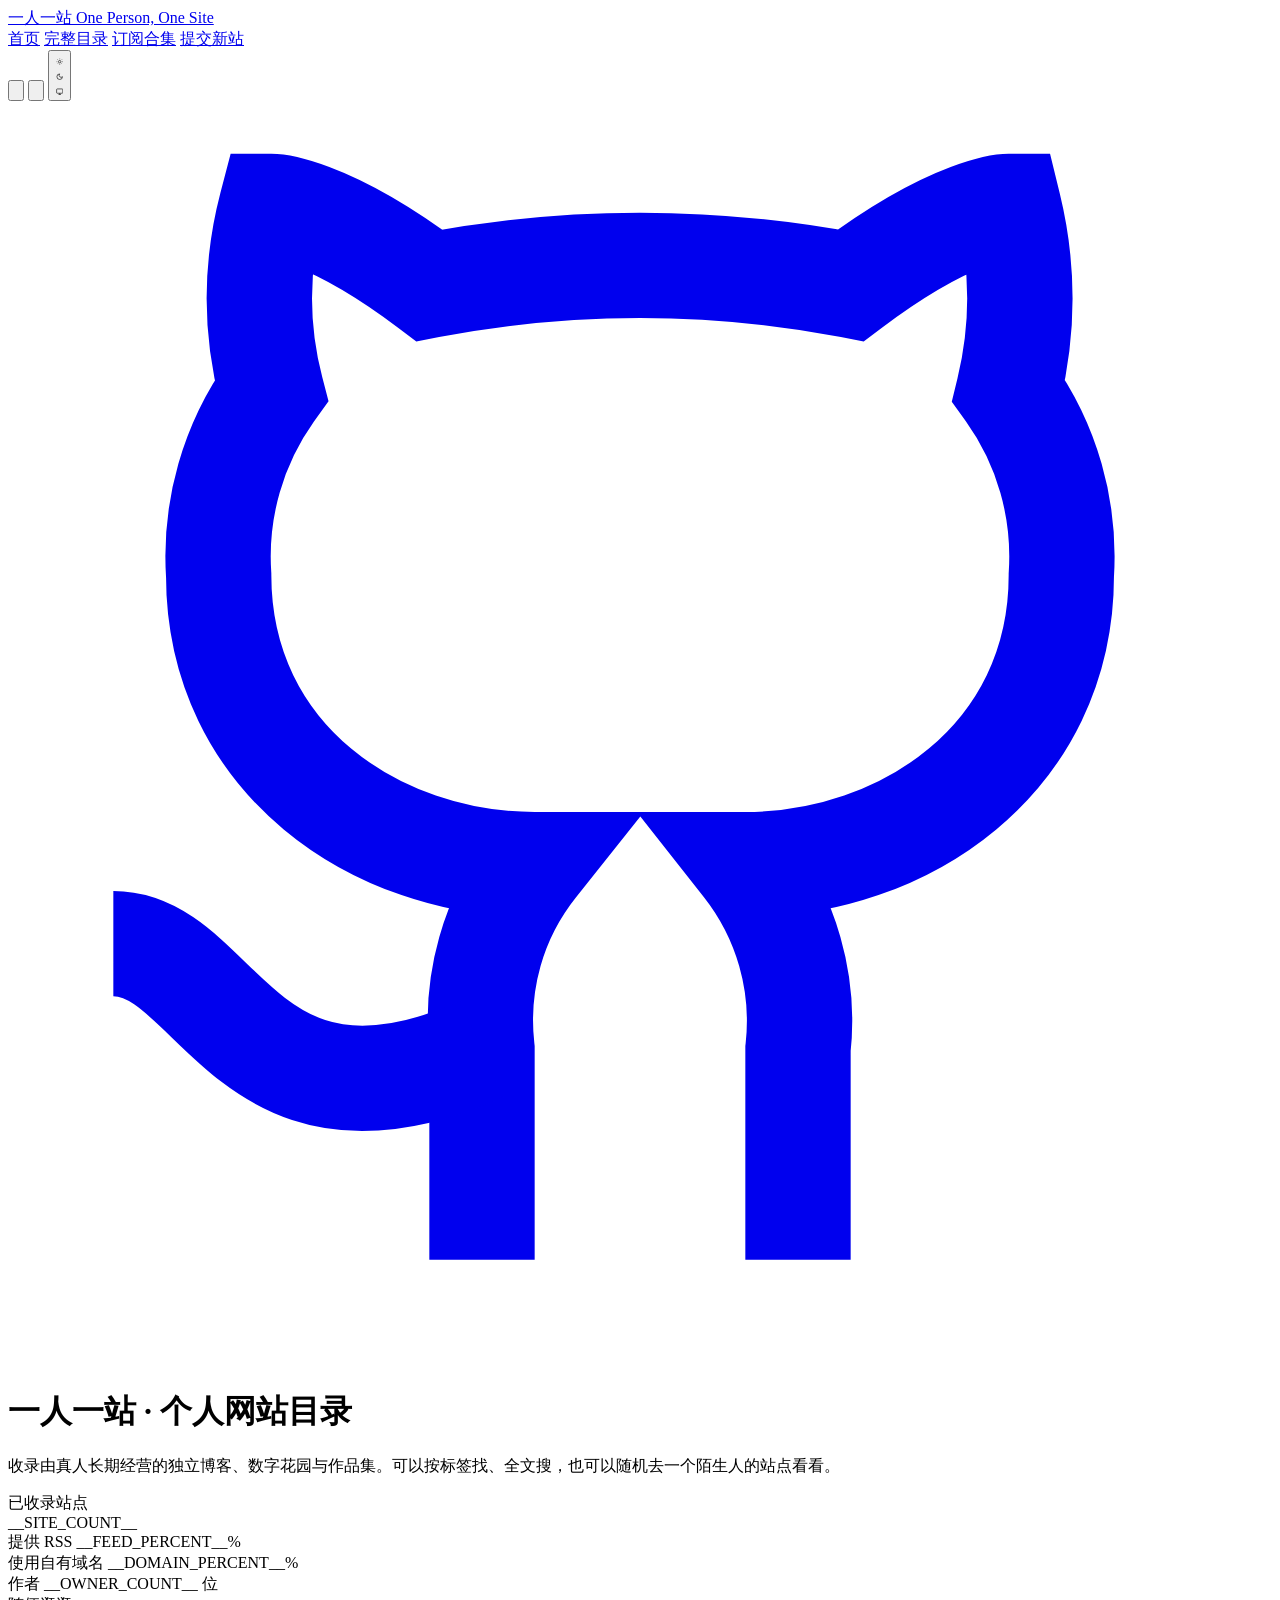
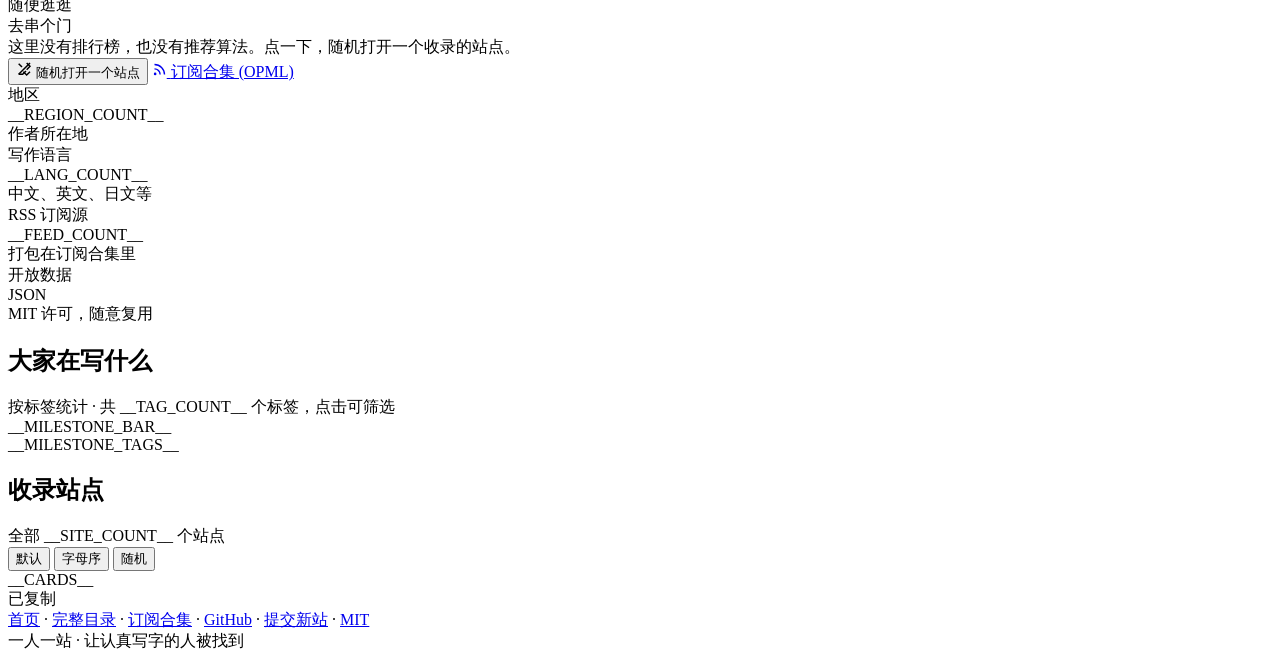
<file: scripts/templates/index.html>
<!DOCTYPE html>
<html lang="zh-CN" data-theme-mode="system">
<head>
<meta charset="utf-8">
<meta name="viewport" content="width=device-width, initial-scale=1, viewport-fit=cover">
<title>一人一站 · 收集认真经营的独立博客与个人网站</title>
<meta name="description" content="一人一站收录真实创作者独立经营的博客、数字花园与个人作品集，支持按标签浏览、全文检索与随机漫游，帮助你在平台围墙之外发现值得长期阅读的个人网站。">
<link rel="canonical" href="https://realchendahuang.github.io/one-person-one-site/">
<meta property="og:title" content="一人一站 · 收集认真经营的独立博客与个人网站">
<meta property="og:description" content="一人一站收录真实创作者独立经营的博客、数字花园与个人作品集，帮助你在平台围墙之外发现值得长期阅读的个人网站。">
<meta property="og:type" content="website">
<meta property="og:url" content="https://realchendahuang.github.io/one-person-one-site/">
<meta property="og:image" content="https://realchendahuang.github.io/one-person-one-site/og-image.png">
<meta property="og:image:width" content="1200">
<meta property="og:image:height" content="630">
<meta property="og:site_name" content="一人一站">
<meta property="og:locale" content="zh_CN">
<meta name="twitter:card" content="summary_large_image">
<meta name="twitter:title" content="一人一站 · 收集认真经营的独立博客与个人网站">
<meta name="twitter:description" content="一人一站收录真实创作者独立经营的博客、数字花园与个人作品集，帮助你在平台围墙之外发现值得长期阅读的个人网站。">
<meta name="twitter:image" content="https://realchendahuang.github.io/one-person-one-site/og-image.png">
<meta name="theme-color" content="#0a0a0a">
<link rel="alternate" type="application/xml" title="一人一站 · 订阅合集 (OPML)" href="./feeds.opml">
<link rel="icon" href="./favicon.svg" type="image/svg+xml">
<link rel="apple-touch-icon" href="./apple-touch-icon.png">
<script type="application/ld+json">__JSONLD__</script>
<script>
  (function() {
    var stored = "dark";
    try { stored = localStorage.getItem("opos-theme") || "dark"; } catch(e) {}
    document.documentElement.setAttribute("data-theme-mode", stored);
    var prefersDark = window.matchMedia("(prefers-color-scheme: dark)").matches;
    var isDark = stored === "dark" || (stored === "system" && prefersDark);
    if (isDark) {
      document.documentElement.classList.add("dark");
    } else {
      document.documentElement.classList.remove("dark");
    }
    var meta = document.querySelector('meta[name="theme-color"]');
    if (meta) meta.setAttribute("content", isDark ? "#0a0a0a" : "#f5f6f7");
  })();
</script>
<style>
/*__STYLES__*/
</style>
</head>
<body>

<!-- 顶栏 -->
<header class="site-header">
  <div class="header-inner">
    <a href="./" class="brand" aria-label="一人一站 首页">
      <span class="brand-pulse"></span>
      <span class="brand-title">一人一站</span>
      <span class="brand-sub">One Person, One Site</span>
    </a>

    <!-- 中间导航胶囊 -->
    <nav class="nav-pills" aria-label="导航">
      <a href="./" class="nav-pill active" aria-current="page">首页</a>
      <a href="./directory/" class="nav-pill">完整目录</a>
      <a href="./feeds.opml" download class="nav-pill">订阅合集</a>
      <a href="https://github.com/realchendahuang/one-person-one-site/issues/new?template=submit-site.yml" target="_blank" rel="noopener" class="nav-pill">提交新站</a>
    </nav>

    <!-- 右侧工具 -->
    <div class="header-actions">
      <!-- 搜索 -->
      <button id="btn-search" class="icon-circle-btn" type="button" title="搜索 (⌘K / /)" aria-label="搜索">
        <svg viewBox="0 0 24 24" fill="none" stroke="currentColor" stroke-width="2.2" aria-hidden="true"><circle cx="11" cy="11" r="8"/><path d="m21 21-4.3-4.3"/></svg>
      </button>

      <!-- 漫游 -->
      <button id="btn-shuffle" class="icon-circle-btn" type="button" title="随机漫游" aria-label="随机漫游">
        <svg viewBox="0 0 24 24" fill="none" stroke="currentColor" stroke-width="2.2" aria-hidden="true"><path d="m16 3 5 5-5 5"/><path d="M4 20L21 3"/><path d="m21 16-5 5-5-5"/><path d="M15 15l-5 5H4"/><path d="M4 4l5 5"/></svg>
      </button>

      <!-- 主题切换 -->
      <button id="btn-theme" class="icon-circle-btn" type="button" title="切换浅色/深色主题" aria-label="切换主题">
        <svg class="theme-icon-sun" viewBox="0 0 24 24" fill="none" stroke="currentColor" stroke-width="2" aria-hidden="true"><circle cx="12" cy="12" r="4"/><path d="M12 2v2"/><path d="M12 20v2"/><path d="m4.93 4.93 1.41 1.41"/><path d="m17.66 17.66 1.41 1.41"/><path d="M2 12h2"/><path d="M20 12h2"/><path d="m6.34 17.66-1.41 1.41"/><path d="m19.07 4.93-1.41 1.41"/></svg>
        <svg class="theme-icon-moon" viewBox="0 0 24 24" fill="none" stroke="currentColor" stroke-width="2" aria-hidden="true"><path d="M12 3a6 6 0 0 0 9 9 9 9 0 1 1-9-9Z"/></svg>
        <svg class="theme-icon-system" viewBox="0 0 24 24" fill="none" stroke="currentColor" stroke-width="2" aria-hidden="true"><rect width="20" height="14" x="2" y="3" rx="2"/><line x1="8" x2="16" y1="21" y2="21"/><line x1="12" x2="12" y1="17" y2="21"/></svg>
      </button>

      <!-- GitHub -->
      <a href="https://github.com/realchendahuang/one-person-one-site" target="_blank" rel="noopener" class="icon-circle-btn" title="GitHub 仓库" aria-label="GitHub">
        <svg viewBox="0 0 24 24" fill="none" stroke="currentColor" stroke-width="2" aria-hidden="true"><path d="M15 22v-4a4.8 4.8 0 0 0-1-3.5c3 0 6-2 6-5.5.08-1.25-.27-2.48-1-3.5.28-1.15.28-2.35 0-3.5 0 0-1 0-3 1.5-2.64-.5-5.36-.5-8 0C6 2 5 2 5 2c-.3 1.15-.3 2.35 0 3.5A5.403 5.403 0 0 0 4 9c0 3.5 3 5.5 6 5.5-.39.49-.68 1.05-.85 1.65-.17.6-.22 1.23-.15 1.85v4"/><path d="M9 18c-4.51 2-5-2-7-2"/></svg>
      </a>
    </div>
  </div>
</header>

<main class="main-wrapper">
  <!-- Hero 标题 -->
  <div class="hero-header">
    <h1 class="hero-title">一人一站 · 个人网站目录</h1>
    <p class="hero-desc">收录由真人长期经营的独立博客、数字花园与作品集。可以按标签找、全文搜，也可以随机去一个陌生人的站点看看。</p>
  </div>

  <!-- 总览 -->
  <div class="bento-row-top">
    <!-- 左侧总览 -->
    <div class="panel-card bento-hero-left">
      <div class="bento-label">已收录站点</div>
      <div class="bento-big-stat" aria-live="polite">__SITE_COUNT__</div>
      <div class="bento-sub-metrics">
        <div class="bento-sub-item">
          <span class="sub-label">提供 RSS</span>
          <span class="sub-val">__FEED_PERCENT__%</span>
        </div>
        <div class="bento-sub-item">
          <span class="sub-label">使用自有域名</span>
          <span class="sub-val">__DOMAIN_PERCENT__%</span>
        </div>
        <div class="bento-sub-item">
          <span class="sub-label">作者</span>
          <span class="sub-val">__OWNER_COUNT__ 位</span>
        </div>
      </div>
    </div>

    <!-- 随机漫游 -->
    <div class="panel-card bento-hero-right">
      <div class="bento-label">随便逛逛</div>
      <div class="bento-big-stat text-signal">去串个门</div>
      <div class="bento-desc-row">
        <span>这里没有排行榜，也没有推荐算法。点一下，随机打开一个收录的站点。</span>
      </div>
      <div class="bento-actions-row">
        <button id="hero-btn-shuffle" type="button" class="hero-action-btn primary" title="随机漫游一个站点">
          <svg width="16" height="16" viewBox="0 0 24 24" fill="none" stroke="currentColor" stroke-width="2.2" aria-hidden="true"><path d="m16 3 5 5-5 5"/><path d="M4 20L21 3"/><path d="m21 16-5 5-5-5"/><path d="M15 15l-5 5H4"/><path d="M4 4l5 5"/></svg>
          <span>随机打开一个站点</span>
        </button>
        <a href="./feeds.opml" download class="hero-action-btn secondary" title="下载 OPML，导入 RSS 阅读器">
          <svg width="15" height="15" viewBox="0 0 24 24" fill="none" stroke="currentColor" stroke-width="2.2" aria-hidden="true"><path d="M4 11a9 9 0 0 1 9 9"/><path d="M4 4a16 16 0 0 1 16 16"/><circle cx="5" cy="19" r="1"/></svg>
          <span>订阅合集 (OPML)</span>
        </a>
      </div>
    </div>
  </div>

  <!-- 细分数据 -->
  <div class="bento-stats-grid">
    <div class="panel-card card-lift stat-item">
      <div class="stat-item-label">地区</div>
      <div class="stat-item-val">__REGION_COUNT__</div>
      <div class="stat-item-sub">作者所在地</div>
    </div>
    <div class="panel-card card-lift stat-item">
      <div class="stat-item-label">写作语言</div>
      <div class="stat-item-val">__LANG_COUNT__</div>
      <div class="stat-item-sub">中文、英文、日文等</div>
    </div>
    <div class="panel-card card-lift stat-item">
      <div class="stat-item-label">RSS 订阅源</div>
      <div class="stat-item-val">__FEED_COUNT__</div>
      <div class="stat-item-sub">打包在订阅合集里</div>
    </div>
    <div class="panel-card card-lift stat-item">
      <div class="stat-item-label">开放数据</div>
      <div class="stat-item-val">JSON</div>
      <div class="stat-item-sub">MIT 许可，随意复用</div>
    </div>
  </div>

  <!-- 标签分布 -->
  <section class="panel-card milestone-section">
    <div class="milestone-header">
      <h2 class="milestone-title">大家在写什么</h2>
      <span class="milestone-count">按标签统计 · 共 __TAG_COUNT__ 个标签，点击可筛选</span>
    </div>
    <div class="milestone-bar-wrap" role="group" aria-label="标签分布">
      __MILESTONE_BAR__
    </div>
    <div class="milestone-pills-wrap">
      __MILESTONE_TAGS__
    </div>
  </section>

  <!-- 站点清单控制区 -->
  <div class="sites-section-header">
    <div class="section-title-wrap">
      <h2 class="section-title">收录站点</h2>
      <span id="filtered-count" class="section-subtitle">全部 __SITE_COUNT__ 个站点</span>
    </div>

    <!-- 活跃搜索气泡 -->
    <button id="search-chip" class="active-search-chip" type="button" title="清除搜索" hidden>
      <span id="search-chip-text"></span>
      <span aria-hidden="true" class="search-chip-close">✕</span>
    </button>

    <!-- 排序分段按钮 -->
    <div class="sort-group" role="group" aria-label="排序方式">
      <button type="button" class="sort-btn active" data-sort="default" aria-pressed="true">默认</button>
      <button type="button" class="sort-btn" data-sort="name" aria-pressed="false">字母序</button>
      <button type="button" class="sort-btn" data-sort="random" aria-pressed="false">随机</button>
    </div>
  </div>

  <!-- 分类药丸过滤条 -->
  <div class="tags-filter-bar">
    <div id="tags-bar" class="tags-scroll-wrap"></div>
  </div>

  <!-- 站点卡片网格 -->
  <div id="sites-grid" class="sites-grid">
__CARDS__
  </div>

  <!-- 空状态 -->
  <div id="empty-state" class="panel-card empty-state" hidden>
    <div class="empty-icon">🔍</div>
    <p class="empty-title">没有找到匹配的站点</p>
    <p class="empty-sub">尝试更换关键词或清除标签筛选</p>
    <button id="btn-reset" class="hero-action-btn primary" type="button">重置所有筛选</button>
  </div>
</main>

<!-- 全局 Spotlight 搜索弹窗 -->
<div id="search-modal" class="search-backdrop" role="dialog" aria-modal="true" aria-label="搜索站点" hidden>
  <div class="search-box panel-card">
    <div class="search-input-row">
      <svg width="18" height="18" viewBox="0 0 24 24" fill="none" stroke="currentColor" stroke-width="2.2" aria-hidden="true"><circle cx="11" cy="11" r="8"/><path d="m21 21-4.3-4.3"/></svg>
      <label for="search-input" class="sr-only">搜索站点名称、作者、简介或标签</label>
      <input id="search-input" class="search-input-field" placeholder="搜索站点名称、作者、简介或标签… (ESC 退出)" autocomplete="off">
      <kbd class="search-kbd-hint">ESC</kbd>
      <button id="search-close-btn" class="search-close-btn" type="button" aria-label="关闭搜索">✕</button>
    </div>
    <div id="search-modal-tags" class="search-tags-row"></div>
    <div id="search-results" class="search-results-list"></div>
  </div>
</div>

<!-- 浮动 Toast 提示 -->
<div id="toast" class="toast-notice" role="status" aria-live="polite">
  <span class="toast-dot" aria-hidden="true"></span>
  <span id="toast-text">已复制</span>
</div>

<!-- 页脚 -->
<footer class="site-footer">
  <div class="footer-links">
    <a href="./">首页</a>
    <span aria-hidden="true">·</span>
    <a href="./directory/">完整目录</a>
    <span aria-hidden="true">·</span>
    <a href="./feeds.opml" download>订阅合集</a>
    <span aria-hidden="true">·</span>
    <a href="https://github.com/realchendahuang/one-person-one-site" target="_blank" rel="noopener">GitHub</a>
    <span aria-hidden="true">·</span>
    <a href="https://github.com/realchendahuang/one-person-one-site/issues/new?template=submit-site.yml" target="_blank" rel="noopener">提交新站</a>
    <span aria-hidden="true">·</span>
    <a href="https://github.com/realchendahuang/one-person-one-site/blob/main/LICENSE" target="_blank" rel="noopener">MIT</a>
  </div>
  <div class="footer-motto">一人一站 · 让认真写字的人被找到</div>
</footer>

<!-- 站点数据 -->
<script id="sites-data" type="application/json">__SITES_DATA__</script>

<script>
//__APP__
</script>
</body>
</html>
</file>
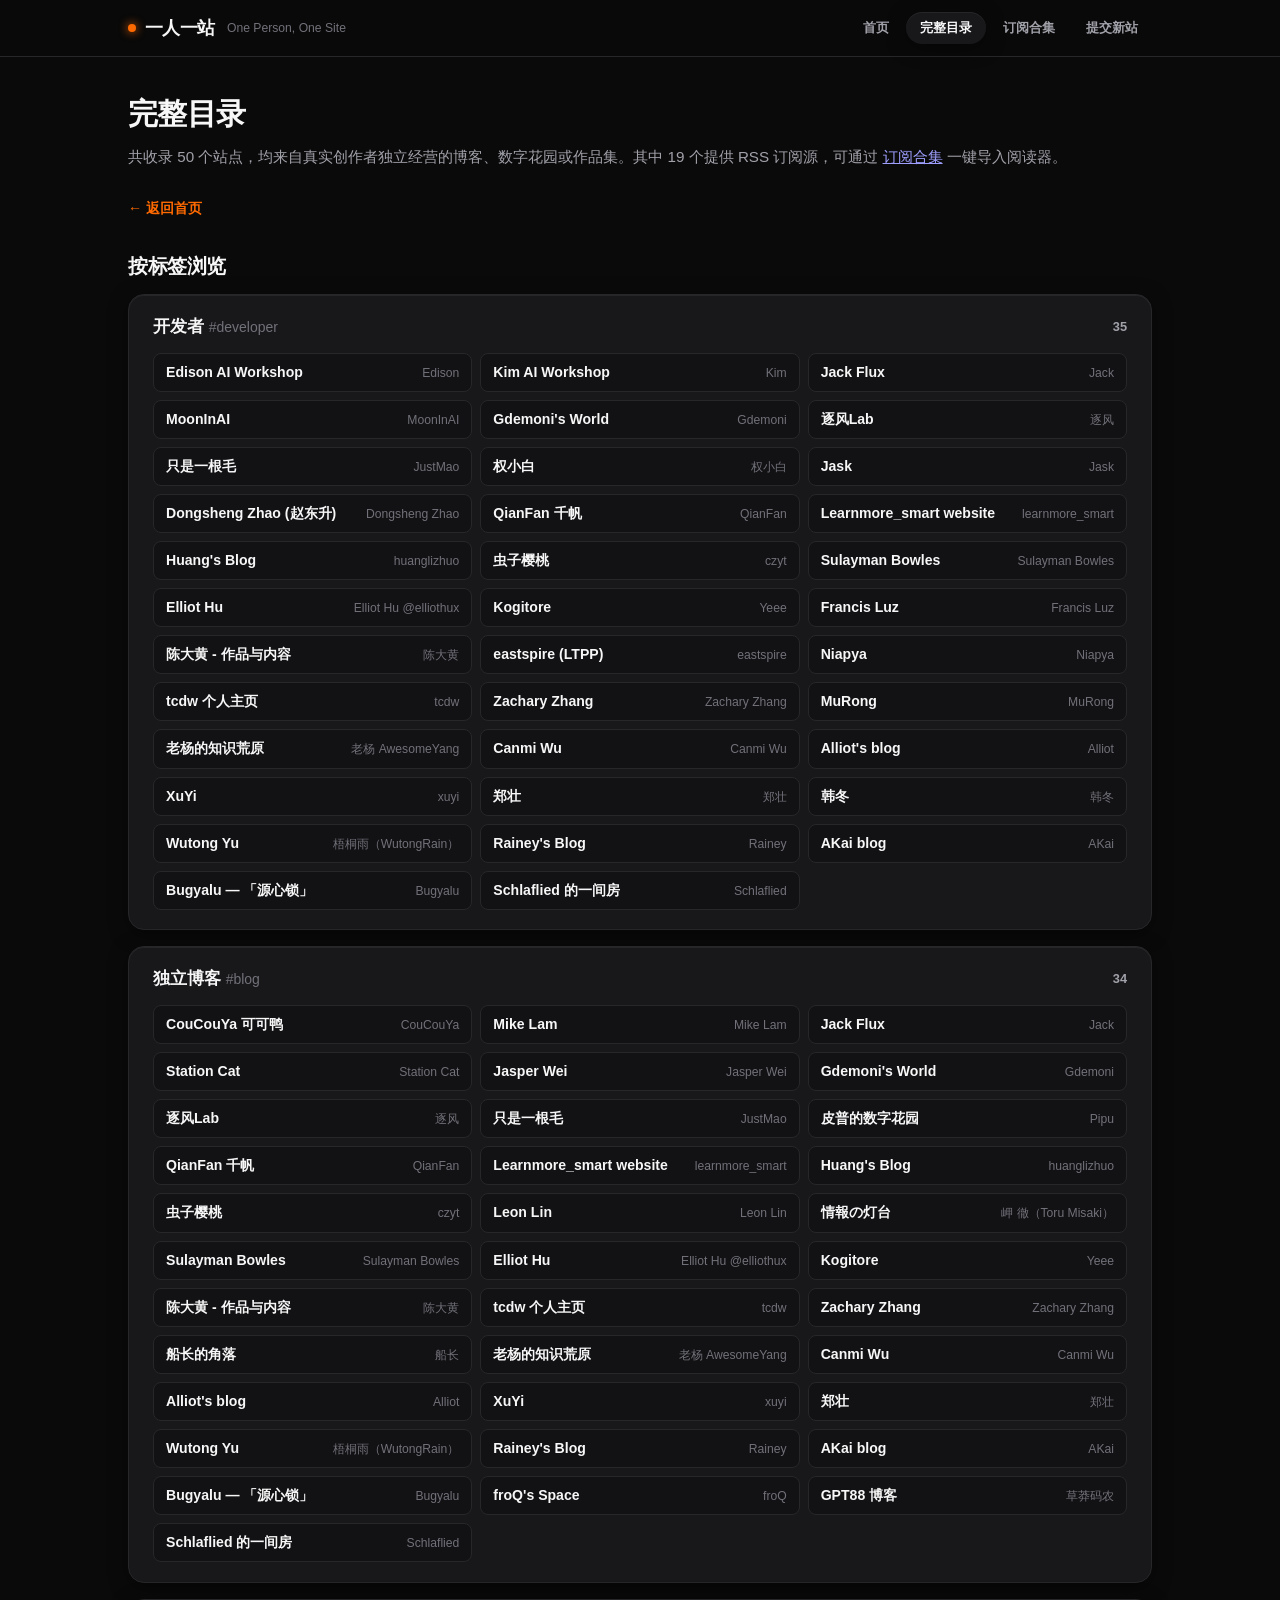
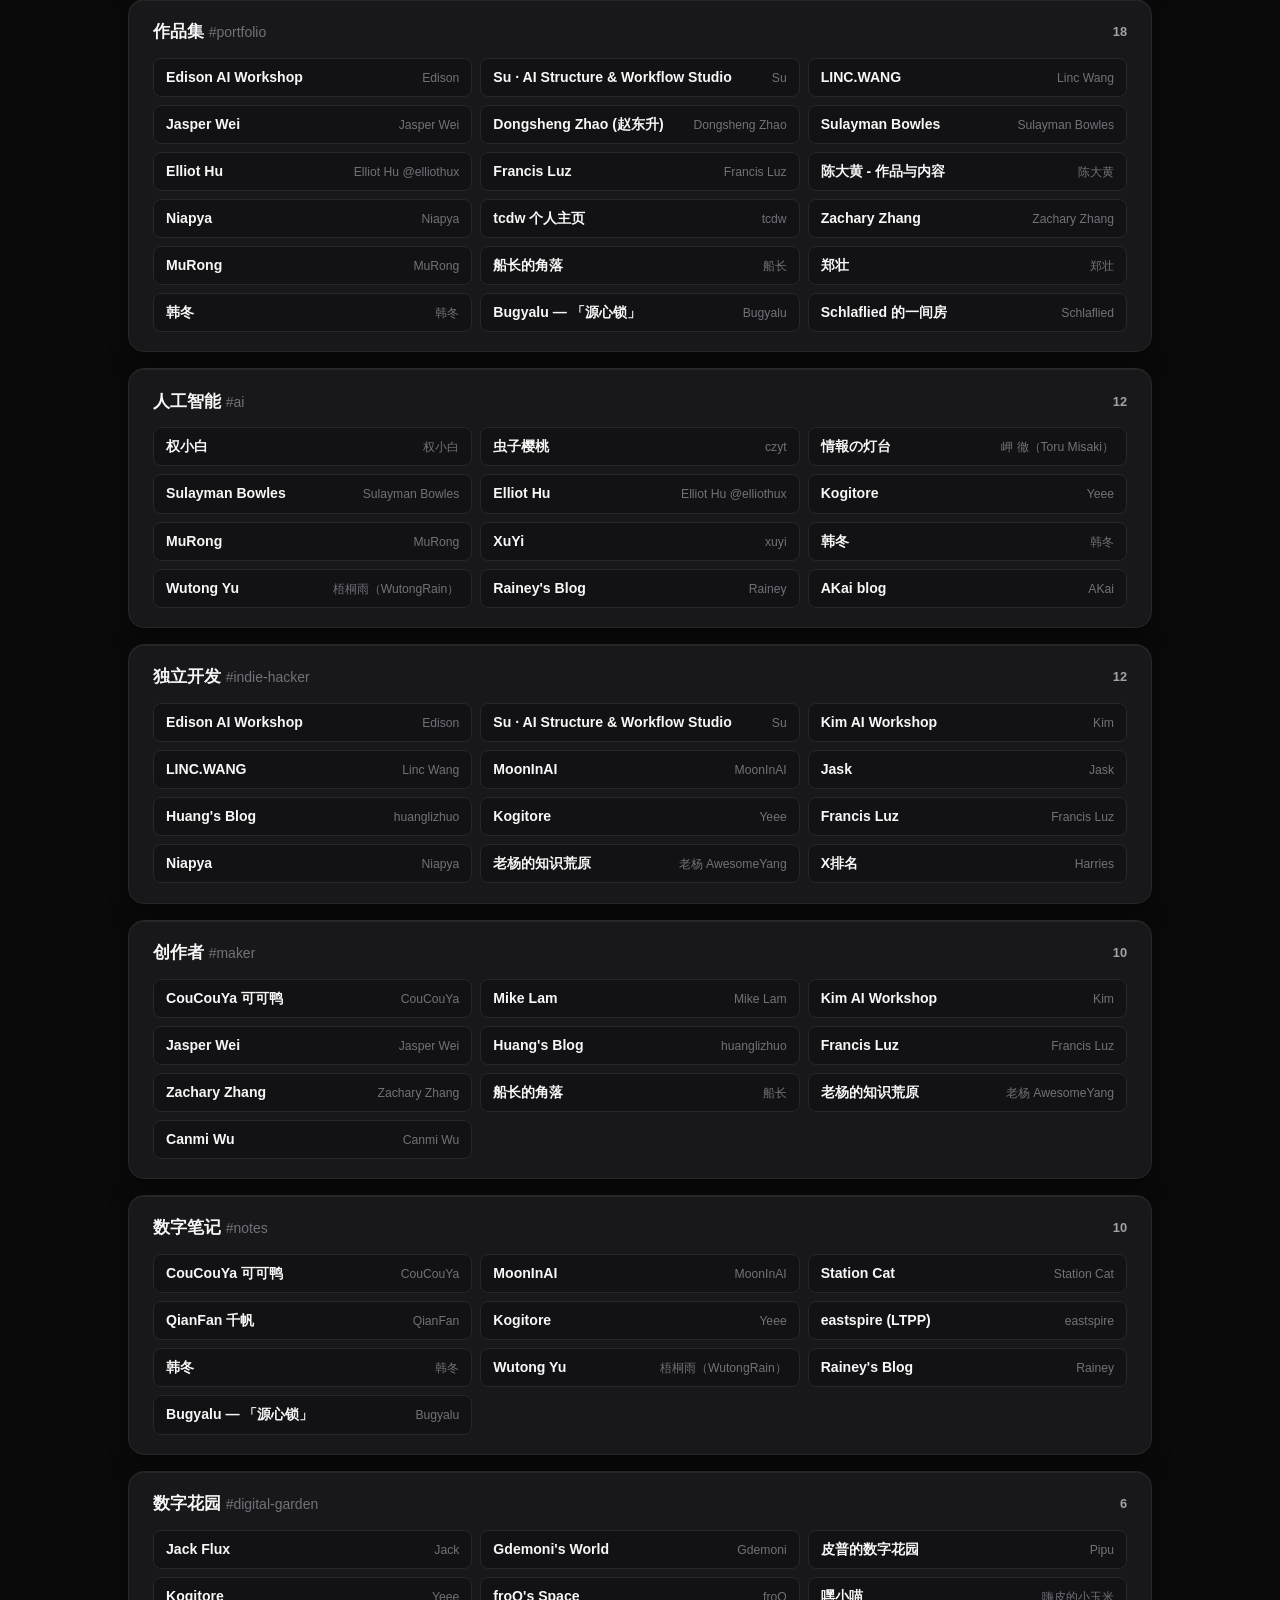
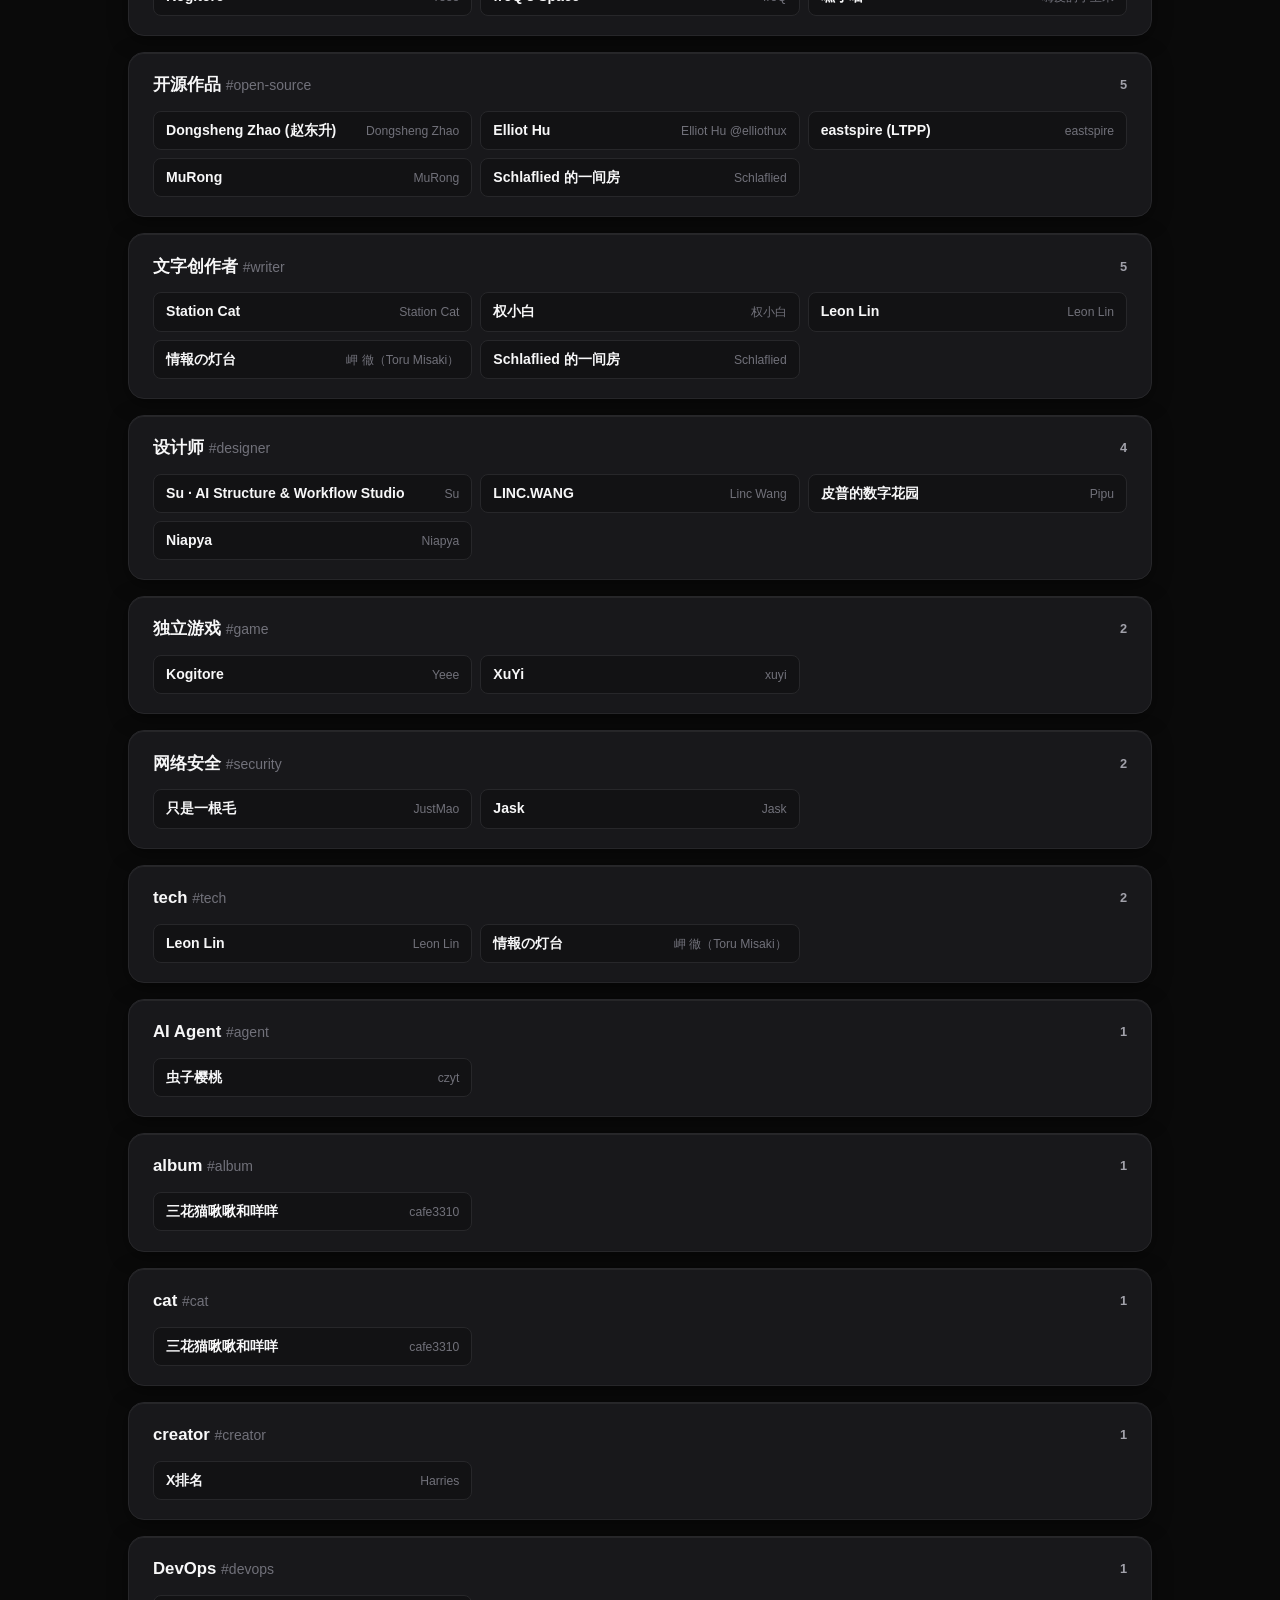
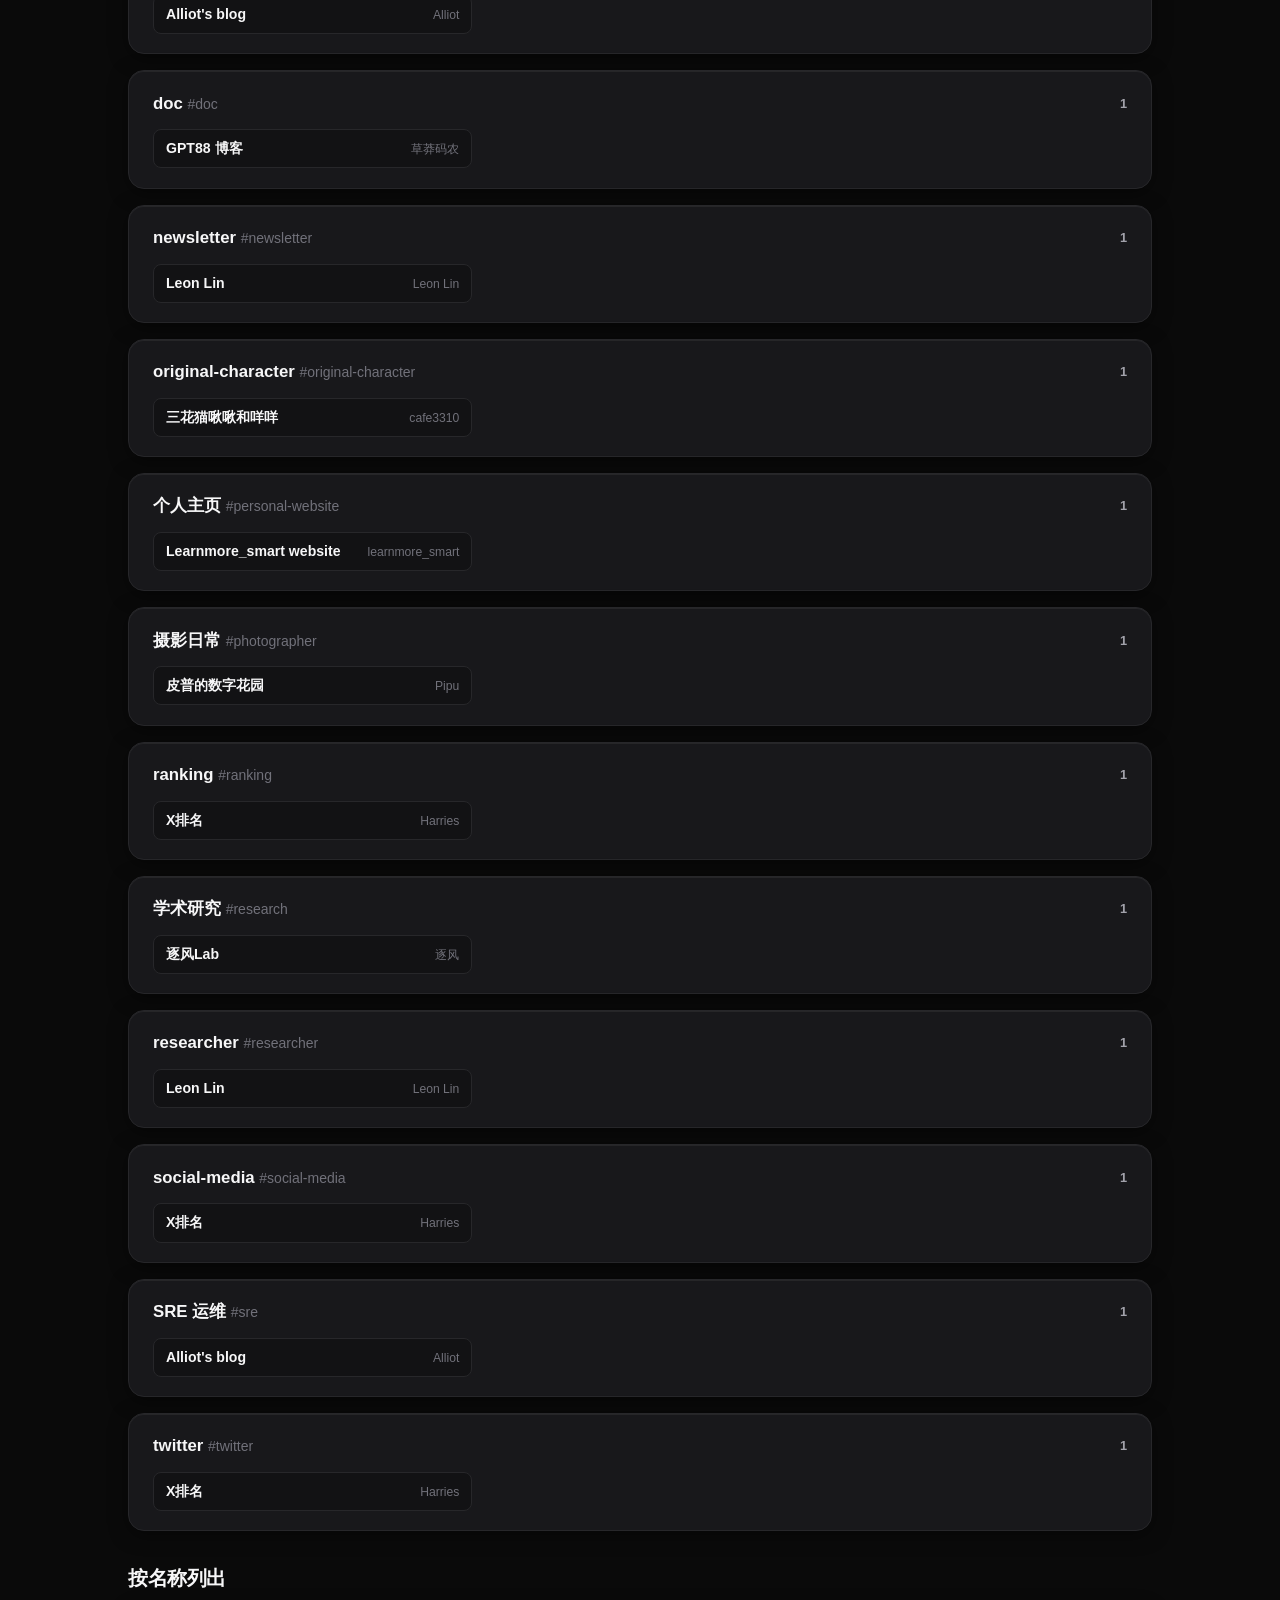
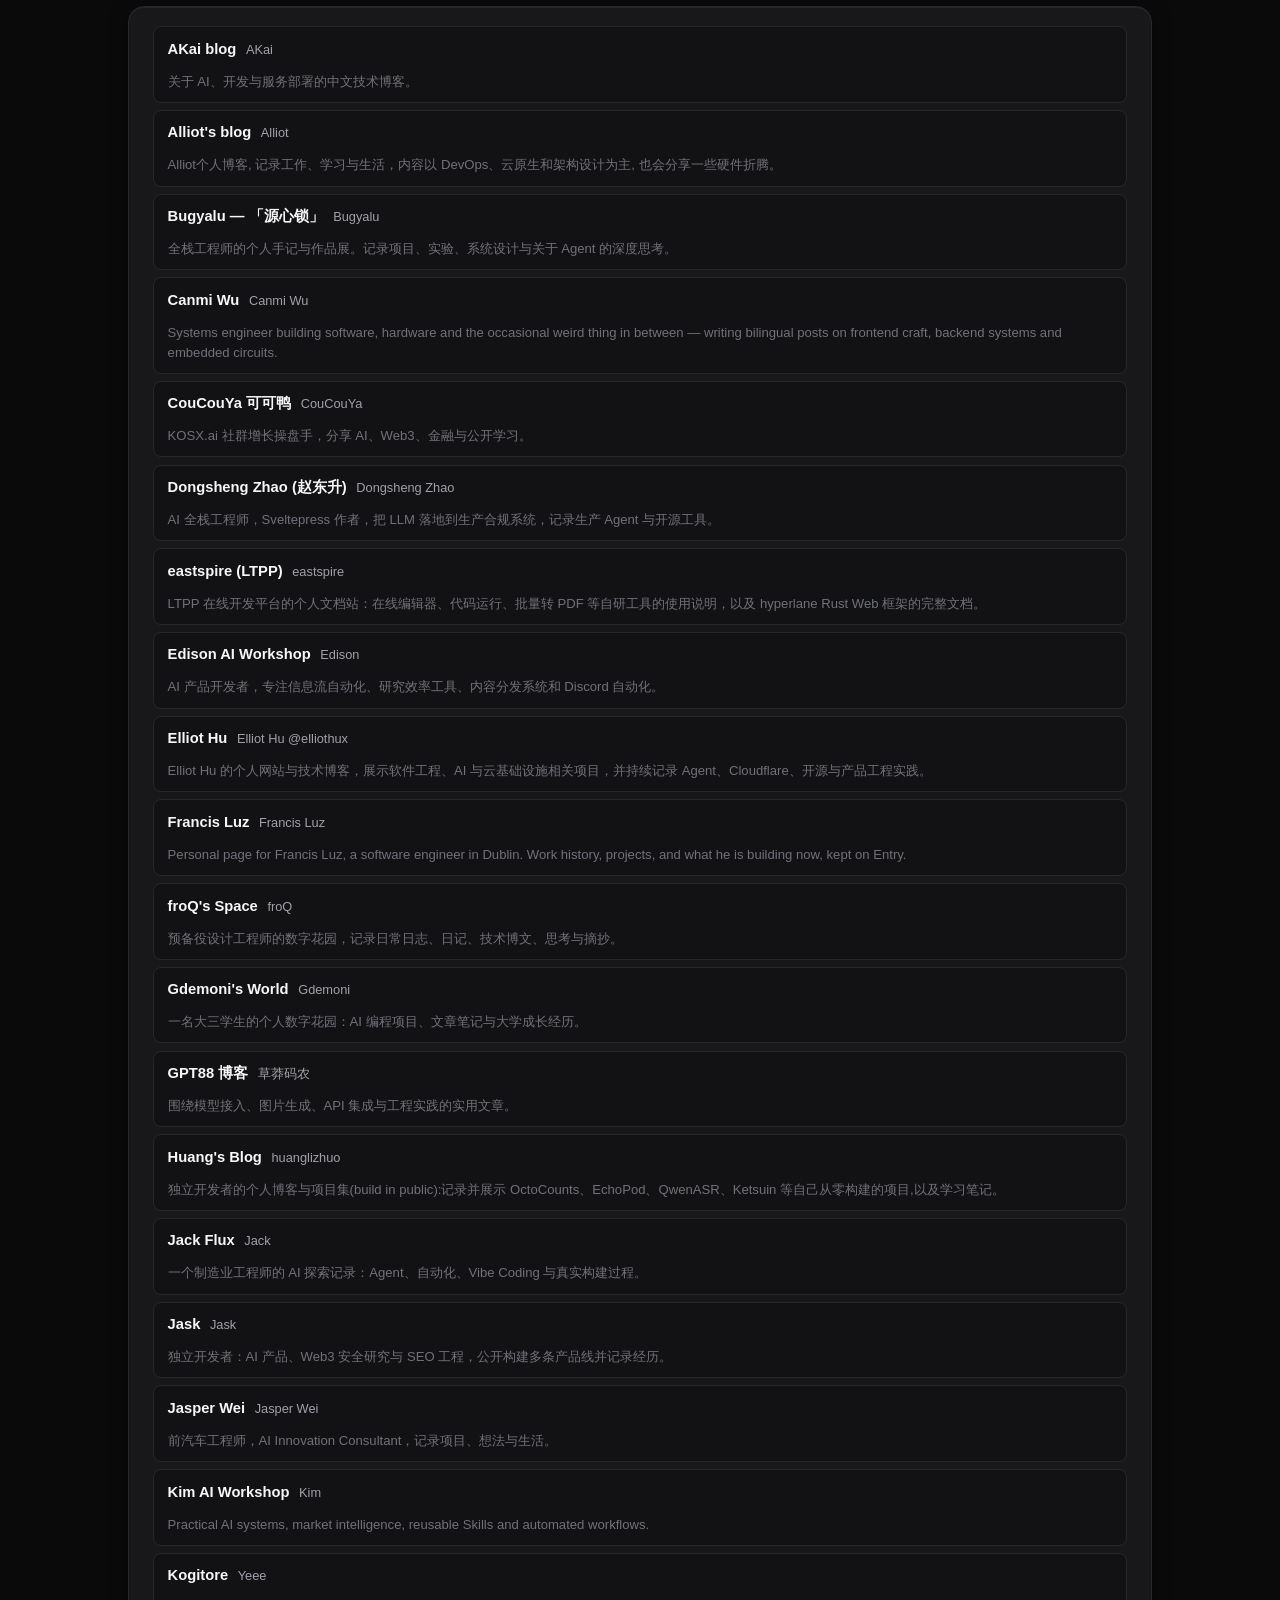
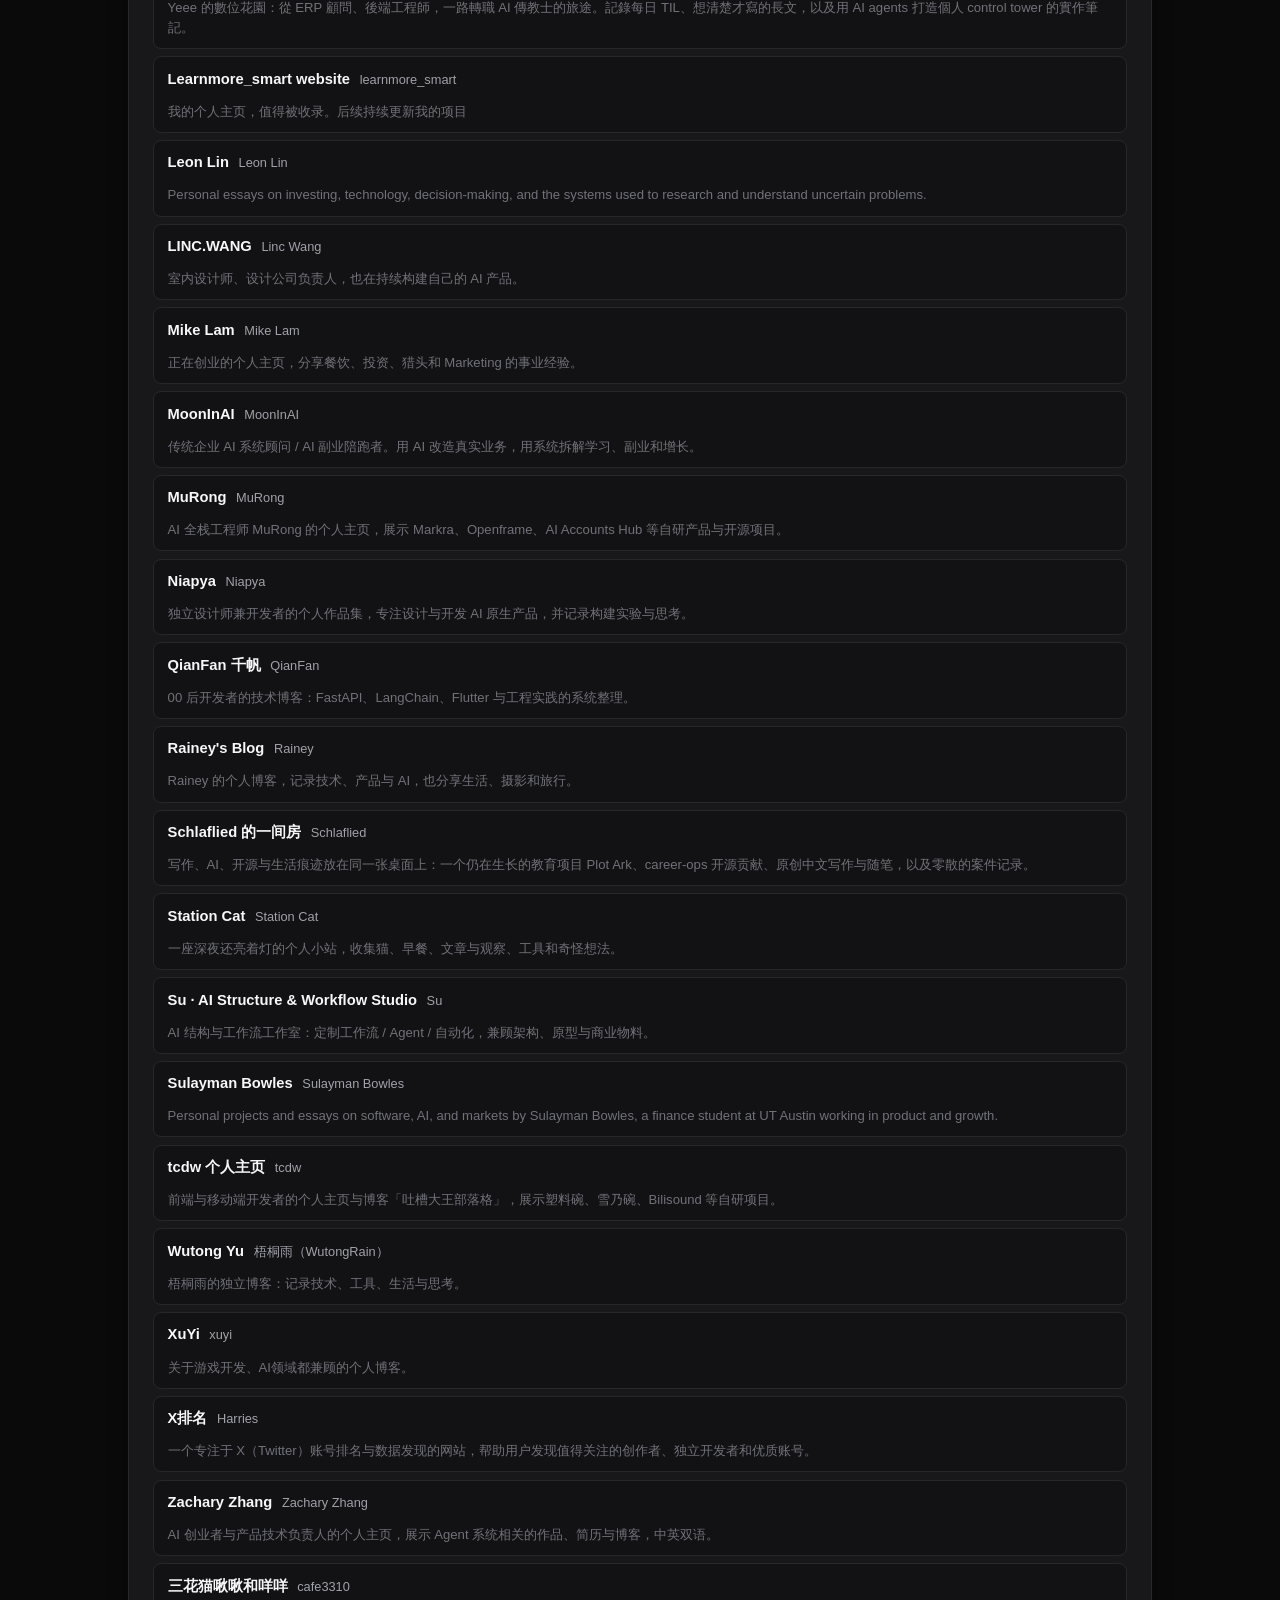
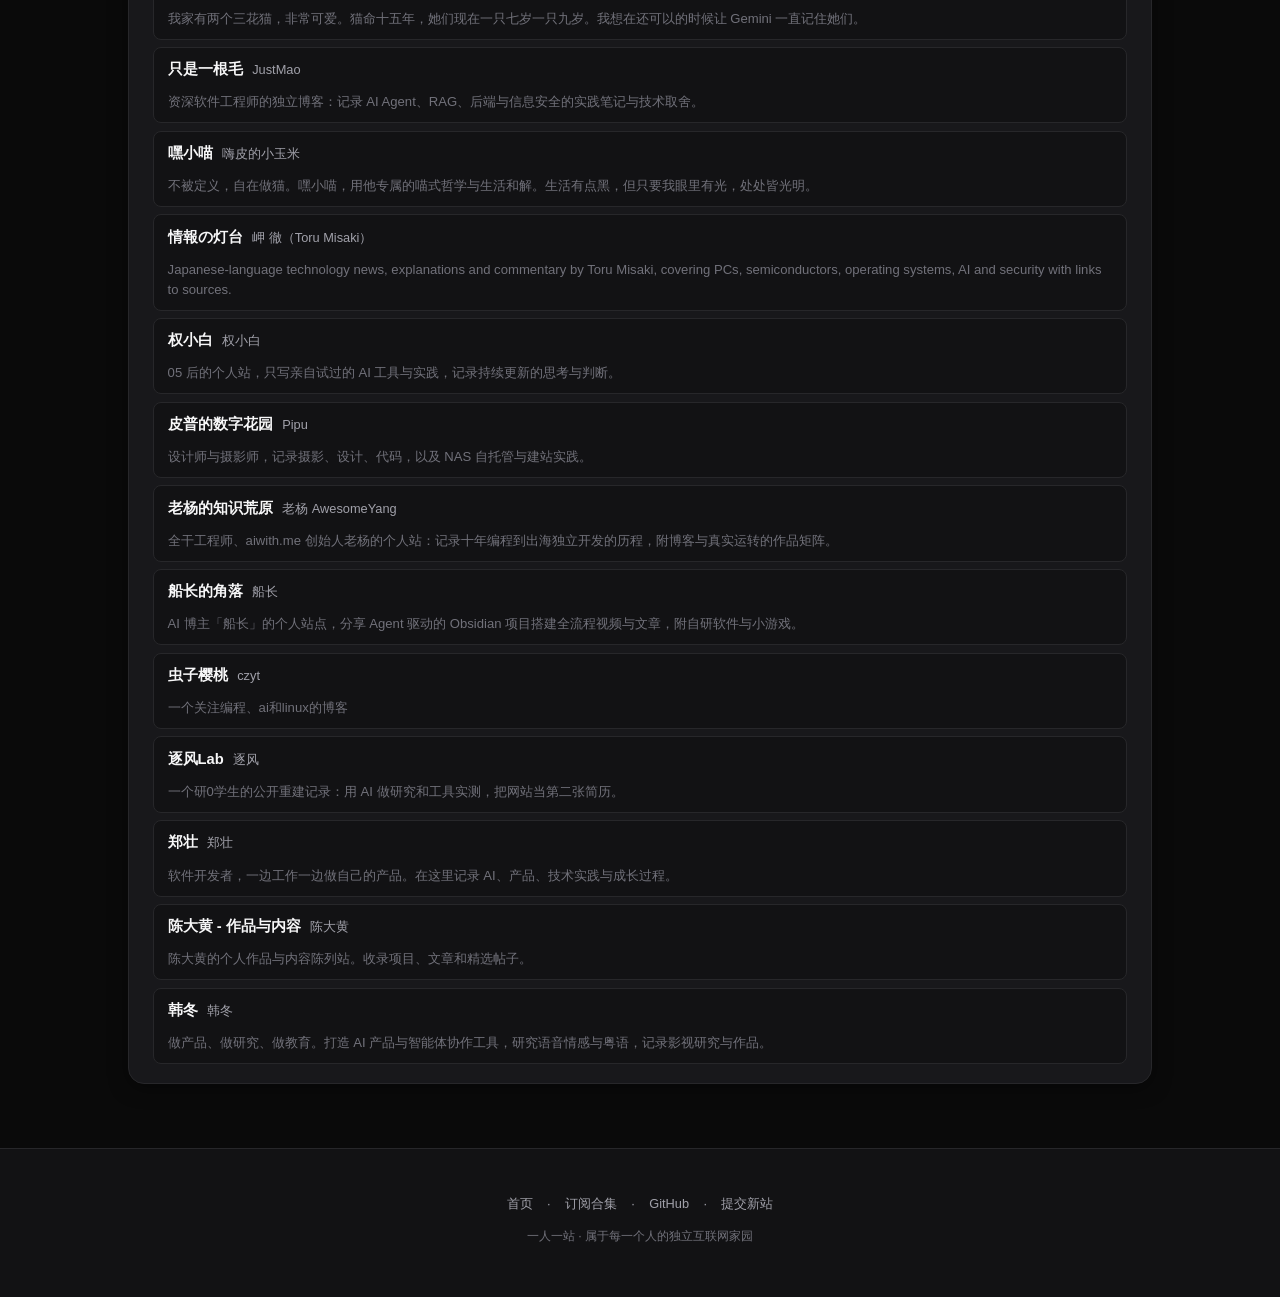
<file: site/directory/index.html>
<!DOCTYPE html>
<html lang="zh-CN" data-theme-mode="system">
<head>
<meta charset="utf-8">
<meta name="viewport" content="width=device-width, initial-scale=1, viewport-fit=cover">
<title>完整目录 · 一人一站</title>
<meta name="description" content="一人一站收录的全部 50 个独立博客、数字花园与个人网站，按标签与名称两种方式列出。">
<link rel="canonical" href="https://realchendahuang.github.io/one-person-one-site/directory/">
<link rel="icon" href="../favicon.svg" type="image/svg+xml">
<meta name="theme-color" content="#0a0a0a">
<script>
  (function() {
    var stored = "dark";
    try { stored = localStorage.getItem("opos-theme") || "dark"; } catch(e) {}
    document.documentElement.setAttribute("data-theme-mode", stored);
    var prefersDark = window.matchMedia("(prefers-color-scheme: dark)").matches;
    var isDark = stored === "dark" || (stored === "system" && prefersDark);
    if (isDark) {
      document.documentElement.classList.add("dark");
    } else {
      document.documentElement.classList.remove("dark");
    }
    var meta = document.querySelector('meta[name="theme-color"]');
    if (meta) meta.setAttribute("content", isDark ? "#0a0a0a" : "#f5f6f7");
  })();
</script>
<style>
/* ============================================================
   一人一站 · KOSX 风格 Bento 现代设计系统
   设计语言：深色碳素底色 + 信号橙高光 + Bento 网格 + 紧密无衬线字体
   ============================================================ */

:root {
  color-scheme: light;
  --radius-sm: 8px;
  --radius-md: 12px;
  --radius-lg: 16px;
  --radius-xl: 20px;
  --radius-full: 9999px;

  /* 背景与面板 */
  --paper: #f5f6f7;
  --soft-surface: #f0f1f3;
  --surface: #ffffff;
  --line: #e4e4e7;
  --line-subtle: #f0f0f2;
  --ink: #18181b;
  --mist: #52525b;
  --fog: #a1a1aa;

  /* 品牌信号橙 (KOSX Signature Orange) */
  --signal: #ff6a00;
  --signal-hover: #e65f00;
  --signal-warm: #ffb347;
  --signal-deep: #ff3d00;
  --signal-soft: rgba(255, 106, 0, 0.08);
  --signal-border: rgba(255, 106, 0, 0.28);
  --signal-ink: #c2410c;

  /* 阴影与微光 */
  --panel-elev: 0 1px 3px rgba(0, 0, 0, 0.04), 0 10px 28px -14px rgba(0, 0, 0, 0.08);
  --hover-lift: 0 12px 30px -6px rgba(0, 0, 0, 0.12), 0 4px 10px -2px rgba(0, 0, 0, 0.06);
  --shadow-pop: 0 16px 40px -8px rgba(0, 0, 0, 0.16);

  /* 标签里程碑色彩 (Census Tokens) */
  --tag-violet: #8b5cf6;
  --tag-orange: #ff6a00;
  --tag-amber: #d97706;
  --tag-gold: #fbbf24;
  --tag-sky: #0284c7;
  --tag-emerald: #059669;
  --tag-rose: #f43f5e;
  --tag-slate: #64748b;

  --font-sans: -apple-system, BlinkMacSystemFont, "Segoe UI", Roboto, "Helvetica Neue", "PingFang SC", "Noto Sans CJK SC", "Microsoft YaHei", Arial, sans-serif;
  --font-mono: ui-monospace, SFMono-Regular, Menlo, Monaco, Consolas, "Liberation Mono", monospace;
}

html.dark {
  color-scheme: dark;

  /* 极致深色深沉碳黑 */
  --paper: #0a0a0a;
  --soft-surface: #121214;
  --surface: #18181b;
  --line: #27272a;
  --line-subtle: #1e1e22;
  --ink: #f7f7f8;
  --mist: #a1a1aa;
  --fog: #71717a;

  /* 信号橙 */
  --signal: #ff6a00;
  --signal-hover: #ff7d1a;
  --signal-warm: #ffb347;
  --signal-deep: #ff3d00;
  --signal-soft: rgba(255, 106, 0, 0.12);
  --signal-border: rgba(255, 106, 0, 0.35);
  --signal-ink: #ff6a00;

  /* 深色光泽与内阴影 (Subtle Inset Highlights) */
  --panel-elev: inset 0 1px 0 0 rgba(255, 255, 255, 0.06), 0 4px 20px -2px rgba(0, 0, 0, 0.5);
  --hover-lift: inset 0 1px 0 0 rgba(255, 255, 255, 0.12), 0 16px 36px -4px rgba(0, 0, 0, 0.75);
  --shadow-pop: 0 20px 50px -10px rgba(0, 0, 0, 0.8), inset 0 1px 0 0 rgba(255, 255, 255, 0.1);

  /* 标签色彩 (深色模式微调高饱和度) */
  --tag-violet: #a78bfa;
  --tag-orange: #ff6a00;
  --tag-amber: #f59e0b;
  --tag-gold: #fcd34d;
  --tag-sky: #38bdf8;
  --tag-emerald: #34d399;
  --tag-rose: #fb7185;
  --tag-slate: #94a3b8;
}

*, *::before, *::after {
  box-sizing: border-box;
}

body {
  margin: 0;
  background-color: var(--paper);
  color: var(--ink);
  font-family: var(--font-sans);
  line-height: 1.5;
  -webkit-font-smoothing: antialiased;
  -moz-osx-font-smoothing: grayscale;
  min-height: 100vh;
  display: flex;
  flex-direction: column;
}

/* 屏幕阅读器辅助 */
.sr-only {
  position: absolute;
  width: 1px;
  height: 1px;
  margin: -1px;
  padding: 0;
  overflow: hidden;
  clip: rect(0, 0, 0, 0);
  white-space: nowrap;
  border: 0;
}

.tabular-nums {
  font-variant-numeric: tabular-nums;
}

/* ================= 顶栏 (Sticky Header) ================= */
.site-header {
  position: sticky;
  top: 0;
  z-index: 40;
  width: 100%;
  border-bottom: 1px solid var(--line);
  background: rgba(245, 246, 247, 0.82);
  backdrop-filter: blur(16px);
  -webkit-backdrop-filter: blur(16px);
  transition: background-color 0.2s ease, border-color 0.2s ease;
}
html.dark .site-header {
  background: rgba(10, 10, 10, 0.82);
}

.header-inner {
  max-width: 1080px;
  height: 56px;
  margin: 0 auto;
  padding: 0 clamp(16px, 2.5vw, 28px);
  display: flex;
  align-items: center;
  justify-content: space-between;
  gap: 1rem;
}

/* 品牌 Logo */
.brand {
  display: flex;
  align-items: center;
  gap: 0.55rem;
  text-decoration: none;
  color: var(--ink);
  flex-shrink: 0;
}
.brand-pulse {
  width: 8px;
  height: 8px;
  border-radius: 50%;
  background: var(--signal);
  box-shadow: 0 0 10px var(--signal);
  animation: pulse-dot 2.2s cubic-bezier(0.4, 0, 0.6, 1) infinite;
}
@keyframes pulse-dot {
  0%, 100% { opacity: 1; transform: scale(1); }
  50% { opacity: 0.5; transform: scale(0.85); }
}
.brand-title {
  font-weight: 800;
  font-size: 1.12rem;
  letter-spacing: -0.025em;
  color: var(--ink);
}
.brand-sub {
  font-size: 0.76rem;
  color: var(--fog);
  font-weight: 500;
  letter-spacing: 0;
  margin-left: 0.2rem;
}
@media (max-width: 640px) {
  .brand-sub { display: none; }
}

/* 中间导航胶囊 (Pill Navigation) */
.nav-pills {
  display: flex;
  align-items: center;
  gap: 0.25rem;
}
.nav-pill {
  padding: 0.35rem 0.85rem;
  font-size: 0.84rem;
  font-weight: 600;
  color: var(--mist);
  text-decoration: none;
  border-radius: var(--radius-full);
  transition: all 0.15s ease;
  white-space: nowrap;
}
.nav-pill:hover {
  color: var(--ink);
  background: var(--soft-surface);
}
.nav-pill.active {
  background: var(--surface);
  color: var(--ink);
  box-shadow: var(--panel-elev);
}
@media (max-width: 640px) {
  .nav-pills { display: none; }
}

/* 右侧操作栏 */
.header-actions {
  display: flex;
  align-items: center;
  gap: 0.45rem;
}
.icon-circle-btn {
  display: inline-flex;
  align-items: center;
  justify-content: center;
  width: 36px;
  height: 36px;
  border-radius: 50%;
  background: var(--surface);
  border: 1px solid var(--line);
  box-shadow: var(--panel-elev);
  color: var(--mist);
  cursor: pointer;
  text-decoration: none;
  flex-shrink: 0;
  transition: all 0.15s ease;
  padding: 0;
}
.icon-circle-btn:hover {
  background: var(--soft-surface);
  color: var(--ink);
  border-color: var(--line);
  transform: translateY(-1px);
}
.icon-circle-btn:active {
  transform: scale(0.95);
}
.icon-circle-btn svg {
  width: 16px;
  height: 16px;
}

.theme-icon-sun, .theme-icon-moon, .theme-icon-system { display: none; }
html[data-theme-mode="light"] .theme-icon-sun { display: block; }
html[data-theme-mode="dark"] .theme-icon-moon { display: block; }
html[data-theme-mode="system"] .theme-icon-system { display: block; }

/* ================= 主布局容器 ================= */
.main-wrapper {
  max-width: 1080px;
  margin: 0 auto;
  padding: 2.2rem clamp(16px, 2.5vw, 28px) 4rem;
  flex: 1;
  width: 100%;
}

/* Hero 标题区 */
.hero-header {
  margin-bottom: 2rem;
}
.hero-title {
  margin: 0 0 0.5rem;
  font-size: clamp(2rem, 3.8vw, 2.85rem);
  font-weight: 800;
  letter-spacing: -0.035em;
  line-height: 1.15;
  color: var(--ink);
}
.hero-desc {
  margin: 0;
  font-size: clamp(0.88rem, 1.3vw, 1.02rem);
  color: var(--mist);
  line-height: 1.6;
}

/* ================= 通用面板卡片 (Bento Panel) ================= */
.panel-card {
  background: var(--surface);
  border: 1px solid var(--line);
  border-radius: var(--radius-lg);
  box-shadow: var(--panel-elev);
  transition: border-color 0.2s ease, box-shadow 0.2s ease, transform 0.25s cubic-bezier(0, 0, 0.2, 1);
}

/* 卡片悬停微浮动 */
.card-lift {
  transition: transform 0.25s cubic-bezier(0, 0, 0.2, 1), box-shadow 0.25s cubic-bezier(0, 0, 0.2, 1), border-color 0.2s ease;
}
.card-lift:hover {
  transform: translateY(-3px);
  border-color: rgba(255, 106, 0, 0.35);
  box-shadow: var(--hover-lift);
}

/* ================= Bento 第一行：两列大卡片 ================= */
.bento-row-top {
  display: grid;
  grid-template-columns: 1.15fr 1fr;
  gap: 0.85rem;
  margin-bottom: 0.85rem;
}
@media (max-width: 820px) {
  .bento-row-top { grid-template-columns: 1fr; }
}

/* 左侧数据聚合大卡 */
.bento-hero-left {
  padding: 1.8rem 2rem;
  display: flex;
  flex-direction: column;
  justify-content: space-between;
}
.bento-label {
  font-size: 0.88rem;
  font-weight: 600;
  color: var(--mist);
}
.bento-big-stat {
  font-size: clamp(3rem, 5.2vw, 4.2rem);
  font-weight: 800;
  line-height: 1.05;
  letter-spacing: -0.04em;
  margin: 0.6rem 0 1.2rem;
  color: var(--ink);
  font-variant-numeric: tabular-nums;
}
.bento-big-stat.text-signal {
  color: var(--signal);
}
.bento-sub-metrics {
  display: flex;
  flex-wrap: wrap;
  align-items: baseline;
  gap: 1.6rem;
  padding-top: 0.8rem;
  border-top: 1px solid var(--line-subtle);
}
.bento-sub-item {
  display: flex;
  align-items: baseline;
  gap: 0.45rem;
}
.sub-label {
  font-size: 0.82rem;
  color: var(--mist);
  font-weight: 500;
}
.sub-val {
  font-size: 1.15rem;
  font-weight: 800;
  color: var(--ink);
  font-variant-numeric: tabular-nums;
}

/* 右侧橙色漫游 & 探索大卡 */
.bento-hero-right {
  padding: 1.8rem 2rem;
  background: var(--signal-soft);
  border: 1px solid var(--signal-border);
  display: flex;
  flex-direction: column;
  justify-content: space-between;
}
.bento-desc-row {
  font-size: 0.84rem;
  font-weight: 600;
  color: var(--mist);
  margin-bottom: 1.2rem;
}
.bento-actions-row {
  display: flex;
  flex-wrap: wrap;
  gap: 0.6rem;
}
.hero-action-btn {
  display: inline-flex;
  align-items: center;
  justify-content: center;
  gap: 0.45rem;
  padding: 0.6rem 1.15rem;
  font-size: 0.84rem;
  font-weight: 600;
  border-radius: var(--radius-full);
  cursor: pointer;
  text-decoration: none;
  transition: all 0.15s ease;
  line-height: 1;
}
.hero-action-btn.primary {
  background: var(--signal);
  color: #ffffff;
  border: 1px solid var(--signal);
  box-shadow: 0 0 14px rgba(255, 106, 0, 0.3);
}
.hero-action-btn.primary:hover {
  background: var(--signal-hover);
  transform: translateY(-1px);
}
.hero-action-btn.secondary {
  background: var(--surface);
  color: var(--ink);
  border: 1px solid var(--line);
}
.hero-action-btn.secondary:hover {
  background: var(--soft-surface);
  color: var(--ink);
  transform: translateY(-1px);
}

/* ================= Bento 第二行：四格指标 ================= */
.bento-stats-grid {
  display: grid;
  grid-template-columns: repeat(4, 1fr);
  gap: 0.85rem;
  margin-bottom: 2rem;
}
@media (max-width: 768px) {
  .bento-stats-grid { grid-template-columns: repeat(2, 1fr); }
}
@media (max-width: 440px) {
  .bento-stats-grid { grid-template-columns: 1fr; }
}

.stat-item {
  padding: 1.15rem 1.35rem;
  display: flex;
  flex-direction: column;
}
.stat-item-label {
  font-size: 0.78rem;
  font-weight: 600;
  color: var(--mist);
}
.stat-item-val {
  font-size: 1.7rem;
  font-weight: 800;
  letter-spacing: -0.025em;
  color: var(--ink);
  margin: 0.4rem 0 0.15rem;
  font-variant-numeric: tabular-nums;
}
.stat-item-sub {
  font-size: 0.74rem;
  color: var(--fog);
}

/* ================= Bento 第三行：里程碑与分布 (Milestone Distribution) ================= */
.milestone-section {
  padding: 1.8rem 2rem;
  margin-bottom: 2.2rem;
}
.milestone-header {
  display: flex;
  flex-wrap: wrap;
  align-items: center;
  justify-content: space-between;
  gap: 0.5rem;
  margin-bottom: 1.4rem;
}
.milestone-title {
  margin: 0;
  font-size: 1.25rem;
  font-weight: 800;
  letter-spacing: -0.02em;
  color: var(--ink);
}
.milestone-count {
  font-size: 0.78rem;
  font-weight: 600;
  color: var(--mist);
  font-variant-numeric: tabular-nums;
}

/* 彩色进度条 */
.milestone-bar-wrap {
  position: relative;
  display: flex;
  height: 12px;
  gap: 3px;
  margin-bottom: 1.1rem;
}
.milestone-segment {
  height: 100%;
  min-width: 6px;
  border-radius: var(--radius-full);
  border: none;
  padding: 0;
  cursor: pointer;
  transition: opacity 0.18s ease, transform 0.18s ease;
}
.milestone-segment:hover {
  opacity: 0.82;
  transform: scaleY(1.25);
}

/* 分布药丸标签按钮 */
.milestone-pills-wrap {
  display: flex;
  flex-wrap: wrap;
  gap: 0.45rem;
}
.milestone-pill {
  display: inline-flex;
  align-items: center;
  gap: 0.45rem;
  padding: 0.3rem 0.8rem;
  border-radius: var(--radius-full);
  background: var(--soft-surface);
  border: 1px solid var(--line);
  color: var(--mist);
  font-size: 0.82rem;
  font-weight: 500;
  cursor: pointer;
  transition: all 0.15s ease;
  user-select: none;
}
.milestone-pill:hover {
  color: var(--ink);
  background: var(--line);
  border-color: var(--fog);
}
.milestone-pill.active {
  background: var(--surface);
  color: var(--ink);
  border-color: var(--signal);
  box-shadow: 0 0 10px rgba(255, 106, 0, 0.25);
}
.milestone-dot {
  width: 8px;
  height: 8px;
  border-radius: 50%;
  flex-shrink: 0;
}
.milestone-pill b {
  font-weight: 700;
  color: var(--ink);
  font-size: 0.8rem;
}

/* ================= 筛选与排序控制条 ================= */
.sites-section-header {
  display: flex;
  flex-wrap: wrap;
  align-items: center;
  justify-content: space-between;
  gap: 0.8rem;
  margin-bottom: 1.1rem;
  padding-top: 0.5rem;
}
.section-title-wrap {
  display: flex;
  align-items: baseline;
  gap: 0.6rem;
}
.section-title {
  margin: 0;
  font-size: 1.35rem;
  font-weight: 800;
  letter-spacing: -0.02em;
  color: var(--ink);
}
.section-subtitle {
  font-size: 0.82rem;
  color: var(--fog);
  font-weight: 500;
}

/* 活跃搜索气泡 */
.active-search-chip {
  display: inline-flex;
  align-items: center;
  gap: 0.35rem;
  height: 28px;
  padding: 0 0.75rem;
  background: var(--signal-soft);
  color: var(--signal);
  border: 1px solid var(--signal-border);
  border-radius: var(--radius-full);
  font-size: 0.78rem;
  font-weight: 600;
  cursor: pointer;
  transition: all 0.15s ease;
}
.active-search-chip:hover {
  background: rgba(255, 106, 0, 0.18);
}
.active-search-chip[hidden] {
  display: none;
}
.search-chip-close {
  font-size: 0.72rem;
  opacity: 0.8;
}

/* 排序分段按钮 (Segmented Control) */
.sort-group {
  display: inline-flex;
  align-items: center;
  background: var(--soft-surface);
  border: 1px solid var(--line);
  border-radius: var(--radius-full);
  padding: 3px;
  gap: 2px;
}
.sort-btn {
  background: transparent;
  border: none;
  color: var(--mist);
  font-size: 0.78rem;
  font-weight: 600;
  padding: 0.3rem 0.75rem;
  border-radius: var(--radius-full);
  cursor: pointer;
  line-height: 1;
  transition: all 0.15s ease;
}
.sort-btn:hover {
  color: var(--ink);
}
.sort-btn.active {
  background: var(--surface);
  color: var(--ink);
  box-shadow: 0 1px 3px rgba(0, 0, 0, 0.08);
}

/* 横向分类药丸筛选栏 */
.tags-filter-bar {
  margin-bottom: 1.2rem;
  overflow-x: auto;
  scrollbar-width: none;
  -webkit-overflow-scrolling: touch;
  padding-bottom: 4px;
}
.tags-filter-bar::-webkit-scrollbar {
  display: none;
}
.tags-scroll-wrap {
  display: inline-flex;
  gap: 0.4rem;
}
.tag-btn {
  display: inline-flex;
  align-items: center;
  gap: 0.3rem;
  height: 32px;
  padding: 0 0.85rem;
  background: var(--surface);
  border: 1px solid var(--line);
  border-radius: var(--radius-full);
  font-size: 0.82rem;
  color: var(--mist);
  font-weight: 500;
  cursor: pointer;
  flex-shrink: 0;
  user-select: none;
  transition: all 0.14s ease;
}
.tag-btn:hover {
  color: var(--ink);
  background: var(--soft-surface);
  border-color: var(--fog);
}
.tag-btn.active {
  background: var(--ink);
  color: var(--paper);
  border-color: var(--ink);
  font-weight: 600;
}
html.dark .tag-btn.active {
  background: #ffffff;
  color: #000000;
  border-color: #ffffff;
}
.tag-count {
  font-size: 0.72rem;
  opacity: 0.65;
  font-variant-numeric: tabular-nums;
}

/* ================= 站点卡片网格 (Bento Sites Grid) ================= */
.sites-grid {
  display: grid;
  grid-template-columns: repeat(auto-fill, minmax(320px, 1fr));
  gap: 1rem;
}

.site-card {
  position: relative;
  display: flex;
  flex-direction: column;
  padding: 1.35rem;
  background: var(--surface);
  border: 1px solid var(--line);
  border-radius: var(--radius-lg);
  box-shadow: var(--panel-elev);
  color: inherit;
  min-height: 180px;
  transition: transform 0.25s cubic-bezier(0, 0, 0.2, 1), box-shadow 0.25s cubic-bezier(0, 0, 0.2, 1), border-color 0.2s ease;
}
.site-card:hover {
  transform: translateY(-3px);
  border-color: rgba(255, 106, 0, 0.35);
  box-shadow: var(--hover-lift);
}
.site-card.is-hidden {
  display: none !important;
}

.card-top {
  display: flex;
  align-items: flex-start;
  justify-content: space-between;
  gap: 0.75rem;
  margin-bottom: 0.8rem;
}

.card-header-main {
  display: flex;
  align-items: center;
  gap: 0.8rem;
  min-width: 0;
  flex: 1;
}

/* 站点图标 Squircle */
.site-favicon {
  width: 42px;
  height: 42px;
  border-radius: 12px;
  background: var(--soft-surface);
  border: 1px solid var(--line);
  flex-shrink: 0;
  display: flex;
  align-items: center;
  justify-content: center;
  overflow: hidden;
  box-shadow: 0 1px 2px rgba(0, 0, 0, 0.05);
}
.site-favicon img {
  width: 100%;
  height: 100%;
  object-fit: cover;
}
.site-favicon-letter {
  font-weight: 800;
  font-size: 1.1rem;
  color: var(--signal);
}

.card-title-wrap {
  min-width: 0;
  flex: 1;
}
.site-name {
  margin: 0;
  font-size: 1.05rem;
  font-weight: 700;
  letter-spacing: -0.02em;
  color: var(--ink);
  white-space: nowrap;
  overflow: hidden;
  text-overflow: ellipsis;
}
.site-link {
  color: inherit;
  text-decoration: none;
}
.site-link:hover {
  text-decoration: underline;
  text-decoration-color: var(--signal);
  text-underline-offset: 4px;
}
/* 点击卡片铺满热区 */
.site-link::after {
  content: "";
  position: absolute;
  inset: 0;
  z-index: 1;
  border-radius: var(--radius-lg);
}

.site-owner-sub {
  font-size: 0.78rem;
  color: var(--mist);
  margin-top: 0.2rem;
  white-space: nowrap;
  overflow: hidden;
  text-overflow: ellipsis;
}
.site-owner-sub .sub-sep {
  color: var(--fog);
  margin: 0 0.25rem;
}
.site-owner-sub .sub-domain {
  font-family: var(--font-mono);
  font-size: 0.74rem;
  color: var(--fog);
}

/* 悬停微动右上箭头 */
.card-arrow-icon {
  width: 30px;
  height: 30px;
  border-radius: 50%;
  background: var(--soft-surface);
  border: 1px solid var(--line);
  color: var(--fog);
  display: flex;
  align-items: center;
  justify-content: center;
  flex-shrink: 0;
  transition: all 0.2s cubic-bezier(0, 0, 0.2, 1);
}
.site-card:hover .card-arrow-icon {
  background: var(--signal);
  color: #ffffff;
  border-color: var(--signal);
  transform: translate(2px, -2px);
  box-shadow: 0 0 10px rgba(255, 106, 0, 0.35);
}
.card-arrow-icon svg {
  width: 14px;
  height: 14px;
}

/* 简介 */
.site-desc {
  margin: 0 0 1rem;
  font-size: 0.88rem;
  color: var(--mist);
  line-height: 1.6;
  display: -webkit-box;
  -webkit-line-clamp: 2;
  -webkit-box-orient: vertical;
  overflow: hidden;
  flex: 1;
}

/* 底部标签与操作 */
.card-bottom {
  display: flex;
  align-items: center;
  justify-content: space-between;
  gap: 0.5rem;
  margin-top: auto;
  padding-top: 0.6rem;
  border-top: 1px solid var(--line-subtle);
}

.card-tags {
  display: flex;
  flex-wrap: wrap;
  gap: 0.35rem;
}
.card-tag {
  font-family: var(--font-mono);
  font-size: 0.72rem;
  color: var(--fog);
  background: var(--soft-surface);
  border: 1px solid var(--line);
  padding: 0.12rem 0.45rem;
  border-radius: 4px;
  font-weight: 500;
}

.card-actions {
  display: flex;
  align-items: center;
  gap: 0.3rem;
  position: relative;
  z-index: 2;
}
.mini-action-btn {
  display: inline-flex;
  align-items: center;
  justify-content: center;
  width: 26px;
  height: 26px;
  border-radius: 6px;
  background: var(--soft-surface);
  border: 1px solid var(--line);
  color: var(--mist);
  cursor: pointer;
  padding: 0;
  text-decoration: none;
  transition: all 0.15s ease;
}
.mini-action-btn:hover {
  background: var(--signal);
  color: #ffffff;
  border-color: var(--signal);
  box-shadow: 0 0 8px rgba(255, 106, 0, 0.3);
}
.mini-action-btn svg {
  width: 13px;
  height: 13px;
}

/* ================= 空状态 ================= */
.empty-state {
  text-align: center;
  padding: 4rem 1.5rem;
  margin: 1.5rem 0;
}
.empty-icon {
  font-size: 2.5rem;
  margin-bottom: 0.8rem;
}
.empty-title {
  font-size: 1.15rem;
  font-weight: 700;
  color: var(--ink);
  margin: 0 0 0.4rem;
}
.empty-sub {
  font-size: 0.85rem;
  color: var(--mist);
  margin: 0 0 1.2rem;
}

/* ================= 搜索弹窗 (Spotlight Search) ================= */
.search-backdrop {
  position: fixed;
  inset: 0;
  z-index: 100;
  background: rgba(0, 0, 0, 0.65);
  backdrop-filter: blur(16px);
  -webkit-backdrop-filter: blur(16px);
  display: flex;
  align-items: flex-start;
  justify-content: center;
  padding: clamp(1rem, 6vh, 4rem) 1rem 1rem;
  opacity: 0;
  pointer-events: none;
  transition: opacity 0.2s ease;
}
.search-backdrop.open {
  opacity: 1;
  pointer-events: auto;
}

.search-box {
  width: 100%;
  max-width: 560px;
  border-radius: var(--radius-xl);
  box-shadow: var(--shadow-pop);
  overflow: hidden;
  display: flex;
  flex-direction: column;
  max-height: 80vh;
  transform: translateY(-12px) scale(0.98);
  transition: transform 0.22s cubic-bezier(0.16, 1, 0.3, 1);
}
.search-backdrop.open .search-box {
  transform: translateY(0) scale(1);
}

.search-input-row {
  display: flex;
  align-items: center;
  gap: 0.75rem;
  padding: 1rem 1.2rem;
  border-bottom: 1px solid var(--line);
}
.search-input-row svg {
  color: var(--signal);
  flex-shrink: 0;
}
.search-input-field {
  flex: 1;
  min-width: 0;
  background: transparent;
  border: none;
  outline: none;
  font-family: inherit;
  font-size: 1rem;
  color: var(--ink);
}
.search-input-field::placeholder {
  color: var(--fog);
}
.search-kbd-hint {
  font-family: var(--font-mono);
  font-size: 0.7rem;
  font-weight: 600;
  padding: 0.15rem 0.4rem;
  border-radius: 4px;
  background: var(--soft-surface);
  border: 1px solid var(--line);
  color: var(--fog);
  flex-shrink: 0;
}
.search-close-btn {
  background: var(--soft-surface);
  border: 1px solid var(--line);
  color: var(--mist);
  border-radius: 50%;
  width: 24px;
  height: 24px;
  display: flex;
  align-items: center;
  justify-content: center;
  font-size: 0.75rem;
  cursor: pointer;
  flex-shrink: 0;
}
.search-close-btn:hover {
  background: var(--line);
  color: var(--ink);
}

.search-tags-row {
  display: flex;
  align-items: center;
  gap: 0.35rem;
  overflow-x: auto;
  scrollbar-width: none;
  -webkit-overflow-scrolling: touch;
  padding: 0.6rem 1rem;
  border-bottom: 1px solid var(--line-subtle);
  background: var(--soft-surface);
}
.search-tags-row::-webkit-scrollbar {
  display: none;
}
.s-tag-pill {
  display: inline-flex;
  align-items: center;
  padding: 0.2rem 0.65rem;
  border-radius: var(--radius-full);
  background: var(--surface);
  border: 1px solid var(--line);
  font-size: 0.76rem;
  font-weight: 500;
  color: var(--mist);
  cursor: pointer;
  flex-shrink: 0;
  user-select: none;
  transition: all 0.12s ease;
}
.s-tag-pill:hover {
  color: var(--ink);
  border-color: var(--fog);
}
.s-tag-pill.active {
  background: var(--ink);
  color: var(--paper);
  border-color: var(--ink);
  font-weight: 600;
}
html.dark .s-tag-pill.active {
  background: #ffffff;
  color: #000000;
}

.search-results-list {
  overflow-y: auto;
  padding: 0.6rem;
  display: flex;
  flex-direction: column;
  gap: 0.3rem;
}
.search-item {
  display: flex;
  align-items: center;
  justify-content: space-between;
  gap: 0.8rem;
  padding: 0.7rem 0.9rem;
  border-radius: var(--radius-md);
  cursor: pointer;
  text-decoration: none;
  color: inherit;
  transition: background-color 0.12s ease;
}
.search-item:hover {
  background: var(--soft-surface);
}
.search-item-info {
  min-width: 0;
  flex: 1;
}
.search-item-title {
  font-size: 0.92rem;
  font-weight: 700;
  color: var(--ink);
  white-space: nowrap;
  overflow: hidden;
  text-overflow: ellipsis;
}
.search-item-sub {
  font-size: 0.78rem;
  color: var(--mist);
  white-space: nowrap;
  overflow: hidden;
  text-overflow: ellipsis;
  margin-top: 0.15rem;
}
.search-item-go {
  flex-shrink: 0;
  font-size: 0.78rem;
  color: var(--fog);
  font-weight: 600;
  display: flex;
  align-items: center;
  gap: 0.2rem;
}
.search-item:hover .search-item-go {
  color: var(--signal);
}
.search-empty {
  padding: 2rem 1rem;
  text-align: center;
  color: var(--fog);
  font-size: 0.88rem;
}
.search-more {
  padding: 0.6rem 0.8rem;
  text-align: center;
  font-size: 0.78rem;
}
.search-more button {
  background: none;
  border: none;
  color: var(--signal);
  font-weight: 600;
  cursor: pointer;
  text-decoration: underline;
}

/* ================= 浮动 Toast 提示 ================= */
.toast-notice {
  position: fixed;
  bottom: 2rem;
  right: 2rem;
  z-index: 120;
  background: var(--surface);
  border: 1px solid var(--line);
  color: var(--ink);
  padding: 0.55rem 1.1rem;
  border-radius: var(--radius-full);
  font-size: 0.84rem;
  font-weight: 600;
  box-shadow: var(--shadow-pop);
  display: flex;
  align-items: center;
  gap: 0.5rem;
  opacity: 0;
  transform: translateY(12px) scale(0.95);
  pointer-events: none;
  transition: all 0.22s cubic-bezier(0.16, 1, 0.3, 1);
}
.toast-notice.show {
  opacity: 1;
  transform: translateY(0) scale(1);
}
.toast-dot {
  width: 8px;
  height: 8px;
  border-radius: 50%;
  background: var(--signal);
  box-shadow: 0 0 8px var(--signal);
  animation: pulse-dot 1.8s infinite;
}
@media (max-width: 600px) {
  .toast-notice { left: 1rem; right: 1rem; bottom: 1.2rem; justify-content: center; }
}

/* ================= 页脚 ================= */
.site-footer {
  border-top: 1px solid var(--line);
  padding: 2.8rem 1rem 3.2rem;
  margin-top: auto;
  text-align: center;
  font-size: 0.82rem;
  color: var(--mist);
  background: var(--soft-surface);
}
.footer-links {
  display: flex;
  align-items: center;
  justify-content: center;
  flex-wrap: wrap;
  gap: 0.9rem;
  margin-bottom: 0.85rem;
  font-size: 0.8rem;
  font-weight: 500;
}
.footer-links a {
  color: var(--mist);
  text-decoration: none;
  transition: color 0.15s ease;
}
.footer-links a:hover {
  color: var(--signal);
}
.footer-motto {
  font-size: 0.78rem;
  color: var(--fog);
}
.dir-nav { margin-bottom: 1.5rem; font-size: 0.88rem; }
.dir-nav a { color: var(--signal); text-decoration: none; font-weight: 600; }
.dir-nav a:hover { text-decoration: underline; }
.dir-intro { color: var(--mist); font-size: 0.95rem; margin: 0 0 1.8rem; line-height: 1.6; }
.tag-group { padding: 1.2rem 1.5rem; margin-bottom: 1rem; }
.tag-group ul { list-style: none; margin: 0; padding: 0; display: grid; grid-template-columns: repeat(auto-fill, minmax(260px, 1fr)); gap: 0.5rem; }
.tag-group li { display: flex; align-items: baseline; justify-content: space-between; gap: 0.5rem; font-size: 0.88rem; padding: 0.5rem 0.75rem; background: var(--soft-surface); border: 1px solid var(--line); border-radius: var(--radius-sm); }
.tag-group li span { color: var(--fog); font-size: 0.76rem; }
.tag-group a { text-decoration: none; font-weight: 600; color: var(--ink); }
.tag-group a:hover { color: var(--signal); }
.tag-group h3 { font-size: 1.05rem; font-weight: 800; margin: 0 0 0.85rem; color: var(--ink); display: flex; align-items: center; justify-content: space-between; }
.tag-group .count { color: var(--mist); font-weight: 600; font-size: 0.8rem; font-variant-numeric: tabular-nums; }
.all-list { padding: 1.2rem 1.5rem; }
.all-list ul { list-style: none; margin: 0; padding: 0; display: flex; flex-direction: column; gap: 0.45rem; }
.all-list li { display: flex; flex-wrap: wrap; align-items: baseline; gap: 0.6rem; padding: 0.65rem 0.85rem; background: var(--soft-surface); border: 1px solid var(--line); border-radius: var(--radius-sm); }
.all-list a { text-decoration: none; font-weight: 700; font-size: 0.92rem; color: var(--ink); }
.all-list a:hover { color: var(--signal); }
.all-list .who { color: var(--mist); font-size: 0.8rem; }
.all-list .desc { color: var(--fog); font-size: 0.82rem; flex: 1 1 100%; margin-top: 0.15rem; }
h1 { font-size: 1.85rem; font-weight: 800; letter-spacing: -0.025em; margin: 0 0 0.5rem; }
h2 { font-size: 1.25rem; font-weight: 800; letter-spacing: -0.02em; margin: 2rem 0 0.8rem; }
</style>
</head>
<body>
<header class="site-header">
  <div class="header-inner">
    <a href="../" class="brand" aria-label="一人一站 首页">
      <span class="brand-pulse"></span>
      <span class="brand-title">一人一站</span>
      <span class="brand-sub">One Person, One Site</span>
    </a>
    <nav class="nav-pills" aria-label="导航">
      <a href="../" class="nav-pill">首页</a>
      <a href="./" class="nav-pill active" aria-current="page">完整目录</a>
      <a href="../feeds.opml" download class="nav-pill">订阅合集</a>
      <a href="https://github.com/realchendahuang/one-person-one-site/issues/new?template=submit-site.yml" target="_blank" rel="noopener" class="nav-pill">提交新站</a>
    </nav>
  </div>
</header>

<main class="main-wrapper">
  <h1>完整目录</h1>
  <p class="dir-intro">共收录 50 个站点，均来自真实创作者独立经营的博客、数字花园或作品集。其中 19 个提供 RSS 订阅源，可通过 <a href="../feeds.opml">订阅合集</a> 一键导入阅读器。</p>
  <p class="dir-nav"><a href="../">← 返回首页</a></p>

  <h2>按标签浏览</h2>
  <section class="tag-group panel-card"><h3><span>开发者 <small style="color:var(--fog);font-weight:400">#developer</small></span> <span class="count">35</span></h3><ul><li><a href="https://edison-zwteam.pages.dev" target="_blank" rel="noopener noreferrer">Edison AI Workshop</a><span>Edison</span></li><li><a href="https://kim-ai-workshop.com" target="_blank" rel="noopener noreferrer">Kim AI Workshop</a><span>Kim</span></li><li><a href="https://jack0813y.github.io" target="_blank" rel="noopener noreferrer">Jack Flux</a><span>Jack</span></li><li><a href="https://mooninai.top" target="_blank" rel="noopener noreferrer">MoonInAI</a><span>MoonInAI</span></li><li><a href="https://zshgdemoni.me" target="_blank" rel="noopener noreferrer">Gdemoni&#x27;s World</a><span>Gdemoni</span></li><li><a href="https://zhufeng-lab.pages.dev/" target="_blank" rel="noopener noreferrer">逐风Lab</a><span>逐风</span></li><li><a href="https://justmao.com/" target="_blank" rel="noopener noreferrer">只是一根毛</a><span>JustMao</span></li><li><a href="https://quanxb.art/" target="_blank" rel="noopener noreferrer">权小白</a><span>权小白</span></li><li><a href="https://jask.dev/" target="_blank" rel="noopener noreferrer">Jask</a><span>Jask</span></li><li><a href="https://blackman99.github.io/me/" target="_blank" rel="noopener noreferrer">Dongsheng Zhao (赵东升)</a><span>Dongsheng Zhao</span></li><li><a href="https://blog.mapin.net/" target="_blank" rel="noopener noreferrer">QianFan 千帆</a><span>QianFan</span></li><li><a href="https://www.rateministere.com" target="_blank" rel="noopener noreferrer">Learnmore_smart website</a><span>learnmore_smart</span></li><li><a href="https://blog.clothpath.com/" target="_blank" rel="noopener noreferrer">Huang&#x27;s Blog</a><span>huanglizhuo</span></li><li><a href="https://czyt.tech" target="_blank" rel="noopener noreferrer">虫子樱桃</a><span>czyt</span></li><li><a href="https://sulayman-bowles.dev/" target="_blank" rel="noopener noreferrer">Sulayman Bowles</a><span>Sulayman Bowles</span></li><li><a href="https://elliothu.me" target="_blank" rel="noopener noreferrer">Elliot Hu</a><span>Elliot Hu @elliothux</span></li><li><a href="https://kogitore.com" target="_blank" rel="noopener noreferrer">Kogitore</a><span>Yeee</span></li><li><a href="https://entry.fyi/francisluz" target="_blank" rel="noopener noreferrer">Francis Luz</a><span>Francis Luz</span></li><li><a href="https://chendahuang.com" target="_blank" rel="noopener noreferrer">陈大黄 - 作品与内容</a><span>陈大黄</span></li><li><a href="https://ltpp.vip/" target="_blank" rel="noopener noreferrer">eastspire (LTPP)</a><span>eastspire</span></li><li><a href="https://portfolio.niapya.deno.net/" target="_blank" rel="noopener noreferrer">Niapya</a><span>Niapya</span></li><li><a href="https://im.tcdw.net/" target="_blank" rel="noopener noreferrer">tcdw 个人主页</a><span>tcdw</span></li><li><a href="https://zacharyzhang.com/" target="_blank" rel="noopener noreferrer">Zachary Zhang</a><span>Zachary Zhang</span></li><li><a href="https://mrong.me" target="_blank" rel="noopener noreferrer">MuRong</a><span>MuRong</span></li><li><a href="https://awesomeyang.com" target="_blank" rel="noopener noreferrer">老杨的知识荒原</a><span>老杨 AwesomeYang</span></li><li><a href="https://canmi.net" target="_blank" rel="noopener noreferrer">Canmi Wu</a><span>Canmi Wu</span></li><li><a href="https://blog.alliot.tech" target="_blank" rel="noopener noreferrer">Alliot&#x27;s blog</a><span>Alliot</span></li><li><a href="https://xuyi.dev" target="_blank" rel="noopener noreferrer">XuYi</a><span>xuyi</span></li><li><a href="https://zhengz.cc/" target="_blank" rel="noopener noreferrer">郑壮</a><span>郑壮</span></li><li><a href="https://han-dong.link/" target="_blank" rel="noopener noreferrer">韩冬</a><span>韩冬</span></li><li><a href="https://www.wutongyu.site" target="_blank" rel="noopener noreferrer">Wutong Yu</a><span>梧桐雨（WutongRain）</span></li><li><a href="https://rainey.space" target="_blank" rel="noopener noreferrer">Rainey&#x27;s Blog</a><span>Rainey</span></li><li><a href="https://blog.akaii.top" target="_blank" rel="noopener noreferrer">AKai blog</a><span>AKai</span></li><li><a href="https://bugyaluwang.vercel.app" target="_blank" rel="noopener noreferrer">Bugyalu — 「源心锁」</a><span>Bugyalu</span></li><li><a href="https://schlaflied-room.work/" target="_blank" rel="noopener noreferrer">Schlaflied 的一间房</a><span>Schlaflied</span></li></ul></section><section class="tag-group panel-card"><h3><span>独立博客 <small style="color:var(--fog);font-weight:400">#blog</small></span> <span class="count">34</span></h3><ul><li><a href="https://coucouya.com" target="_blank" rel="noopener noreferrer">CouCouYa 可可鸭</a><span>CouCouYa</span></li><li><a href="https://mc9world.com" target="_blank" rel="noopener noreferrer">Mike Lam</a><span>Mike Lam</span></li><li><a href="https://jack0813y.github.io" target="_blank" rel="noopener noreferrer">Jack Flux</a><span>Jack</span></li><li><a href="https://wwwstationcat.org" target="_blank" rel="noopener noreferrer">Station Cat</a><span>Station Cat</span></li><li><a href="https://jasper-wei.vast-beech-4429.chatgpt.site" target="_blank" rel="noopener noreferrer">Jasper Wei</a><span>Jasper Wei</span></li><li><a href="https://zshgdemoni.me" target="_blank" rel="noopener noreferrer">Gdemoni&#x27;s World</a><span>Gdemoni</span></li><li><a href="https://zhufeng-lab.pages.dev/" target="_blank" rel="noopener noreferrer">逐风Lab</a><span>逐风</span></li><li><a href="https://justmao.com/" target="_blank" rel="noopener noreferrer">只是一根毛</a><span>JustMao</span></li><li><a href="https://pipuwong.com" target="_blank" rel="noopener noreferrer">皮普的数字花园</a><span>Pipu</span></li><li><a href="https://blog.mapin.net/" target="_blank" rel="noopener noreferrer">QianFan 千帆</a><span>QianFan</span></li><li><a href="https://www.rateministere.com" target="_blank" rel="noopener noreferrer">Learnmore_smart website</a><span>learnmore_smart</span></li><li><a href="https://blog.clothpath.com/" target="_blank" rel="noopener noreferrer">Huang&#x27;s Blog</a><span>huanglizhuo</span></li><li><a href="https://czyt.tech" target="_blank" rel="noopener noreferrer">虫子樱桃</a><span>czyt</span></li><li><a href="https://leonlins.com" target="_blank" rel="noopener noreferrer">Leon Lin</a><span>Leon Lin</span></li><li><a href="https://joho-todai.com/" target="_blank" rel="noopener noreferrer">情報の灯台</a><span>岬 徹（Toru Misaki）</span></li><li><a href="https://sulayman-bowles.dev/" target="_blank" rel="noopener noreferrer">Sulayman Bowles</a><span>Sulayman Bowles</span></li><li><a href="https://elliothu.me" target="_blank" rel="noopener noreferrer">Elliot Hu</a><span>Elliot Hu @elliothux</span></li><li><a href="https://kogitore.com" target="_blank" rel="noopener noreferrer">Kogitore</a><span>Yeee</span></li><li><a href="https://chendahuang.com" target="_blank" rel="noopener noreferrer">陈大黄 - 作品与内容</a><span>陈大黄</span></li><li><a href="https://im.tcdw.net/" target="_blank" rel="noopener noreferrer">tcdw 个人主页</a><span>tcdw</span></li><li><a href="https://zacharyzhang.com/" target="_blank" rel="noopener noreferrer">Zachary Zhang</a><span>Zachary Zhang</span></li><li><a href="https://www.mmdbb.org/" target="_blank" rel="noopener noreferrer">船长的角落</a><span>船长</span></li><li><a href="https://awesomeyang.com" target="_blank" rel="noopener noreferrer">老杨的知识荒原</a><span>老杨 AwesomeYang</span></li><li><a href="https://canmi.net" target="_blank" rel="noopener noreferrer">Canmi Wu</a><span>Canmi Wu</span></li><li><a href="https://blog.alliot.tech" target="_blank" rel="noopener noreferrer">Alliot&#x27;s blog</a><span>Alliot</span></li><li><a href="https://xuyi.dev" target="_blank" rel="noopener noreferrer">XuYi</a><span>xuyi</span></li><li><a href="https://zhengz.cc/" target="_blank" rel="noopener noreferrer">郑壮</a><span>郑壮</span></li><li><a href="https://www.wutongyu.site" target="_blank" rel="noopener noreferrer">Wutong Yu</a><span>梧桐雨（WutongRain）</span></li><li><a href="https://rainey.space" target="_blank" rel="noopener noreferrer">Rainey&#x27;s Blog</a><span>Rainey</span></li><li><a href="https://blog.akaii.top" target="_blank" rel="noopener noreferrer">AKai blog</a><span>AKai</span></li><li><a href="https://bugyaluwang.vercel.app" target="_blank" rel="noopener noreferrer">Bugyalu — 「源心锁」</a><span>Bugyalu</span></li><li><a href="https://froq.me" target="_blank" rel="noopener noreferrer">froQ&#x27;s Space</a><span>froQ</span></li><li><a href="https://doc.gpt88.cc/docs/blog/" target="_blank" rel="noopener noreferrer">GPT88 博客</a><span>草莽码农</span></li><li><a href="https://schlaflied-room.work/" target="_blank" rel="noopener noreferrer">Schlaflied 的一间房</a><span>Schlaflied</span></li></ul></section><section class="tag-group panel-card"><h3><span>作品集 <small style="color:var(--fog);font-weight:400">#portfolio</small></span> <span class="count">18</span></h3><ul><li><a href="https://edison-zwteam.pages.dev" target="_blank" rel="noopener noreferrer">Edison AI Workshop</a><span>Edison</span></li><li><a href="https://su-uni.cc" target="_blank" rel="noopener noreferrer">Su · AI Structure &amp; Workflow Studio</a><span>Su</span></li><li><a href="https://linc.wang" target="_blank" rel="noopener noreferrer">LINC.WANG</a><span>Linc Wang</span></li><li><a href="https://jasper-wei.vast-beech-4429.chatgpt.site" target="_blank" rel="noopener noreferrer">Jasper Wei</a><span>Jasper Wei</span></li><li><a href="https://blackman99.github.io/me/" target="_blank" rel="noopener noreferrer">Dongsheng Zhao (赵东升)</a><span>Dongsheng Zhao</span></li><li><a href="https://sulayman-bowles.dev/" target="_blank" rel="noopener noreferrer">Sulayman Bowles</a><span>Sulayman Bowles</span></li><li><a href="https://elliothu.me" target="_blank" rel="noopener noreferrer">Elliot Hu</a><span>Elliot Hu @elliothux</span></li><li><a href="https://entry.fyi/francisluz" target="_blank" rel="noopener noreferrer">Francis Luz</a><span>Francis Luz</span></li><li><a href="https://chendahuang.com" target="_blank" rel="noopener noreferrer">陈大黄 - 作品与内容</a><span>陈大黄</span></li><li><a href="https://portfolio.niapya.deno.net/" target="_blank" rel="noopener noreferrer">Niapya</a><span>Niapya</span></li><li><a href="https://im.tcdw.net/" target="_blank" rel="noopener noreferrer">tcdw 个人主页</a><span>tcdw</span></li><li><a href="https://zacharyzhang.com/" target="_blank" rel="noopener noreferrer">Zachary Zhang</a><span>Zachary Zhang</span></li><li><a href="https://mrong.me" target="_blank" rel="noopener noreferrer">MuRong</a><span>MuRong</span></li><li><a href="https://www.mmdbb.org/" target="_blank" rel="noopener noreferrer">船长的角落</a><span>船长</span></li><li><a href="https://zhengz.cc/" target="_blank" rel="noopener noreferrer">郑壮</a><span>郑壮</span></li><li><a href="https://han-dong.link/" target="_blank" rel="noopener noreferrer">韩冬</a><span>韩冬</span></li><li><a href="https://bugyaluwang.vercel.app" target="_blank" rel="noopener noreferrer">Bugyalu — 「源心锁」</a><span>Bugyalu</span></li><li><a href="https://schlaflied-room.work/" target="_blank" rel="noopener noreferrer">Schlaflied 的一间房</a><span>Schlaflied</span></li></ul></section><section class="tag-group panel-card"><h3><span>人工智能 <small style="color:var(--fog);font-weight:400">#ai</small></span> <span class="count">12</span></h3><ul><li><a href="https://quanxb.art/" target="_blank" rel="noopener noreferrer">权小白</a><span>权小白</span></li><li><a href="https://czyt.tech" target="_blank" rel="noopener noreferrer">虫子樱桃</a><span>czyt</span></li><li><a href="https://joho-todai.com/" target="_blank" rel="noopener noreferrer">情報の灯台</a><span>岬 徹（Toru Misaki）</span></li><li><a href="https://sulayman-bowles.dev/" target="_blank" rel="noopener noreferrer">Sulayman Bowles</a><span>Sulayman Bowles</span></li><li><a href="https://elliothu.me" target="_blank" rel="noopener noreferrer">Elliot Hu</a><span>Elliot Hu @elliothux</span></li><li><a href="https://kogitore.com" target="_blank" rel="noopener noreferrer">Kogitore</a><span>Yeee</span></li><li><a href="https://mrong.me" target="_blank" rel="noopener noreferrer">MuRong</a><span>MuRong</span></li><li><a href="https://xuyi.dev" target="_blank" rel="noopener noreferrer">XuYi</a><span>xuyi</span></li><li><a href="https://han-dong.link/" target="_blank" rel="noopener noreferrer">韩冬</a><span>韩冬</span></li><li><a href="https://www.wutongyu.site" target="_blank" rel="noopener noreferrer">Wutong Yu</a><span>梧桐雨（WutongRain）</span></li><li><a href="https://rainey.space" target="_blank" rel="noopener noreferrer">Rainey&#x27;s Blog</a><span>Rainey</span></li><li><a href="https://blog.akaii.top" target="_blank" rel="noopener noreferrer">AKai blog</a><span>AKai</span></li></ul></section><section class="tag-group panel-card"><h3><span>独立开发 <small style="color:var(--fog);font-weight:400">#indie-hacker</small></span> <span class="count">12</span></h3><ul><li><a href="https://edison-zwteam.pages.dev" target="_blank" rel="noopener noreferrer">Edison AI Workshop</a><span>Edison</span></li><li><a href="https://su-uni.cc" target="_blank" rel="noopener noreferrer">Su · AI Structure &amp; Workflow Studio</a><span>Su</span></li><li><a href="https://kim-ai-workshop.com" target="_blank" rel="noopener noreferrer">Kim AI Workshop</a><span>Kim</span></li><li><a href="https://linc.wang" target="_blank" rel="noopener noreferrer">LINC.WANG</a><span>Linc Wang</span></li><li><a href="https://mooninai.top" target="_blank" rel="noopener noreferrer">MoonInAI</a><span>MoonInAI</span></li><li><a href="https://jask.dev/" target="_blank" rel="noopener noreferrer">Jask</a><span>Jask</span></li><li><a href="https://blog.clothpath.com/" target="_blank" rel="noopener noreferrer">Huang&#x27;s Blog</a><span>huanglizhuo</span></li><li><a href="https://kogitore.com" target="_blank" rel="noopener noreferrer">Kogitore</a><span>Yeee</span></li><li><a href="https://entry.fyi/francisluz" target="_blank" rel="noopener noreferrer">Francis Luz</a><span>Francis Luz</span></li><li><a href="https://portfolio.niapya.deno.net/" target="_blank" rel="noopener noreferrer">Niapya</a><span>Niapya</span></li><li><a href="https://awesomeyang.com" target="_blank" rel="noopener noreferrer">老杨的知识荒原</a><span>老杨 AwesomeYang</span></li><li><a href="https://xpaiming.com/" target="_blank" rel="noopener noreferrer">X排名</a><span>Harries</span></li></ul></section><section class="tag-group panel-card"><h3><span>创作者 <small style="color:var(--fog);font-weight:400">#maker</small></span> <span class="count">10</span></h3><ul><li><a href="https://coucouya.com" target="_blank" rel="noopener noreferrer">CouCouYa 可可鸭</a><span>CouCouYa</span></li><li><a href="https://mc9world.com" target="_blank" rel="noopener noreferrer">Mike Lam</a><span>Mike Lam</span></li><li><a href="https://kim-ai-workshop.com" target="_blank" rel="noopener noreferrer">Kim AI Workshop</a><span>Kim</span></li><li><a href="https://jasper-wei.vast-beech-4429.chatgpt.site" target="_blank" rel="noopener noreferrer">Jasper Wei</a><span>Jasper Wei</span></li><li><a href="https://blog.clothpath.com/" target="_blank" rel="noopener noreferrer">Huang&#x27;s Blog</a><span>huanglizhuo</span></li><li><a href="https://entry.fyi/francisluz" target="_blank" rel="noopener noreferrer">Francis Luz</a><span>Francis Luz</span></li><li><a href="https://zacharyzhang.com/" target="_blank" rel="noopener noreferrer">Zachary Zhang</a><span>Zachary Zhang</span></li><li><a href="https://www.mmdbb.org/" target="_blank" rel="noopener noreferrer">船长的角落</a><span>船长</span></li><li><a href="https://awesomeyang.com" target="_blank" rel="noopener noreferrer">老杨的知识荒原</a><span>老杨 AwesomeYang</span></li><li><a href="https://canmi.net" target="_blank" rel="noopener noreferrer">Canmi Wu</a><span>Canmi Wu</span></li></ul></section><section class="tag-group panel-card"><h3><span>数字笔记 <small style="color:var(--fog);font-weight:400">#notes</small></span> <span class="count">10</span></h3><ul><li><a href="https://coucouya.com" target="_blank" rel="noopener noreferrer">CouCouYa 可可鸭</a><span>CouCouYa</span></li><li><a href="https://mooninai.top" target="_blank" rel="noopener noreferrer">MoonInAI</a><span>MoonInAI</span></li><li><a href="https://wwwstationcat.org" target="_blank" rel="noopener noreferrer">Station Cat</a><span>Station Cat</span></li><li><a href="https://blog.mapin.net/" target="_blank" rel="noopener noreferrer">QianFan 千帆</a><span>QianFan</span></li><li><a href="https://kogitore.com" target="_blank" rel="noopener noreferrer">Kogitore</a><span>Yeee</span></li><li><a href="https://ltpp.vip/" target="_blank" rel="noopener noreferrer">eastspire (LTPP)</a><span>eastspire</span></li><li><a href="https://han-dong.link/" target="_blank" rel="noopener noreferrer">韩冬</a><span>韩冬</span></li><li><a href="https://www.wutongyu.site" target="_blank" rel="noopener noreferrer">Wutong Yu</a><span>梧桐雨（WutongRain）</span></li><li><a href="https://rainey.space" target="_blank" rel="noopener noreferrer">Rainey&#x27;s Blog</a><span>Rainey</span></li><li><a href="https://bugyaluwang.vercel.app" target="_blank" rel="noopener noreferrer">Bugyalu — 「源心锁」</a><span>Bugyalu</span></li></ul></section><section class="tag-group panel-card"><h3><span>数字花园 <small style="color:var(--fog);font-weight:400">#digital-garden</small></span> <span class="count">6</span></h3><ul><li><a href="https://jack0813y.github.io" target="_blank" rel="noopener noreferrer">Jack Flux</a><span>Jack</span></li><li><a href="https://zshgdemoni.me" target="_blank" rel="noopener noreferrer">Gdemoni&#x27;s World</a><span>Gdemoni</span></li><li><a href="https://pipuwong.com" target="_blank" rel="noopener noreferrer">皮普的数字花园</a><span>Pipu</span></li><li><a href="https://kogitore.com" target="_blank" rel="noopener noreferrer">Kogitore</a><span>Yeee</span></li><li><a href="https://froq.me" target="_blank" rel="noopener noreferrer">froQ&#x27;s Space</a><span>froQ</span></li><li><a href="https://heixiaomiao.topnod.art/" target="_blank" rel="noopener noreferrer">嘿小喵</a><span>嗨皮的小玉米</span></li></ul></section><section class="tag-group panel-card"><h3><span>开源作品 <small style="color:var(--fog);font-weight:400">#open-source</small></span> <span class="count">5</span></h3><ul><li><a href="https://blackman99.github.io/me/" target="_blank" rel="noopener noreferrer">Dongsheng Zhao (赵东升)</a><span>Dongsheng Zhao</span></li><li><a href="https://elliothu.me" target="_blank" rel="noopener noreferrer">Elliot Hu</a><span>Elliot Hu @elliothux</span></li><li><a href="https://ltpp.vip/" target="_blank" rel="noopener noreferrer">eastspire (LTPP)</a><span>eastspire</span></li><li><a href="https://mrong.me" target="_blank" rel="noopener noreferrer">MuRong</a><span>MuRong</span></li><li><a href="https://schlaflied-room.work/" target="_blank" rel="noopener noreferrer">Schlaflied 的一间房</a><span>Schlaflied</span></li></ul></section><section class="tag-group panel-card"><h3><span>文字创作者 <small style="color:var(--fog);font-weight:400">#writer</small></span> <span class="count">5</span></h3><ul><li><a href="https://wwwstationcat.org" target="_blank" rel="noopener noreferrer">Station Cat</a><span>Station Cat</span></li><li><a href="https://quanxb.art/" target="_blank" rel="noopener noreferrer">权小白</a><span>权小白</span></li><li><a href="https://leonlins.com" target="_blank" rel="noopener noreferrer">Leon Lin</a><span>Leon Lin</span></li><li><a href="https://joho-todai.com/" target="_blank" rel="noopener noreferrer">情報の灯台</a><span>岬 徹（Toru Misaki）</span></li><li><a href="https://schlaflied-room.work/" target="_blank" rel="noopener noreferrer">Schlaflied 的一间房</a><span>Schlaflied</span></li></ul></section><section class="tag-group panel-card"><h3><span>设计师 <small style="color:var(--fog);font-weight:400">#designer</small></span> <span class="count">4</span></h3><ul><li><a href="https://su-uni.cc" target="_blank" rel="noopener noreferrer">Su · AI Structure &amp; Workflow Studio</a><span>Su</span></li><li><a href="https://linc.wang" target="_blank" rel="noopener noreferrer">LINC.WANG</a><span>Linc Wang</span></li><li><a href="https://pipuwong.com" target="_blank" rel="noopener noreferrer">皮普的数字花园</a><span>Pipu</span></li><li><a href="https://portfolio.niapya.deno.net/" target="_blank" rel="noopener noreferrer">Niapya</a><span>Niapya</span></li></ul></section><section class="tag-group panel-card"><h3><span>独立游戏 <small style="color:var(--fog);font-weight:400">#game</small></span> <span class="count">2</span></h3><ul><li><a href="https://kogitore.com" target="_blank" rel="noopener noreferrer">Kogitore</a><span>Yeee</span></li><li><a href="https://xuyi.dev" target="_blank" rel="noopener noreferrer">XuYi</a><span>xuyi</span></li></ul></section><section class="tag-group panel-card"><h3><span>网络安全 <small style="color:var(--fog);font-weight:400">#security</small></span> <span class="count">2</span></h3><ul><li><a href="https://justmao.com/" target="_blank" rel="noopener noreferrer">只是一根毛</a><span>JustMao</span></li><li><a href="https://jask.dev/" target="_blank" rel="noopener noreferrer">Jask</a><span>Jask</span></li></ul></section><section class="tag-group panel-card"><h3><span>tech <small style="color:var(--fog);font-weight:400">#tech</small></span> <span class="count">2</span></h3><ul><li><a href="https://leonlins.com" target="_blank" rel="noopener noreferrer">Leon Lin</a><span>Leon Lin</span></li><li><a href="https://joho-todai.com/" target="_blank" rel="noopener noreferrer">情報の灯台</a><span>岬 徹（Toru Misaki）</span></li></ul></section><section class="tag-group panel-card"><h3><span>AI Agent <small style="color:var(--fog);font-weight:400">#agent</small></span> <span class="count">1</span></h3><ul><li><a href="https://czyt.tech" target="_blank" rel="noopener noreferrer">虫子樱桃</a><span>czyt</span></li></ul></section><section class="tag-group panel-card"><h3><span>album <small style="color:var(--fog);font-weight:400">#album</small></span> <span class="count">1</span></h3><ul><li><a href="https://cafe3310.github.io/chocho-miemie-album/" target="_blank" rel="noopener noreferrer">三花猫啾啾和咩咩</a><span>cafe3310</span></li></ul></section><section class="tag-group panel-card"><h3><span>cat <small style="color:var(--fog);font-weight:400">#cat</small></span> <span class="count">1</span></h3><ul><li><a href="https://cafe3310.github.io/chocho-miemie-album/" target="_blank" rel="noopener noreferrer">三花猫啾啾和咩咩</a><span>cafe3310</span></li></ul></section><section class="tag-group panel-card"><h3><span>creator <small style="color:var(--fog);font-weight:400">#creator</small></span> <span class="count">1</span></h3><ul><li><a href="https://xpaiming.com/" target="_blank" rel="noopener noreferrer">X排名</a><span>Harries</span></li></ul></section><section class="tag-group panel-card"><h3><span>DevOps <small style="color:var(--fog);font-weight:400">#devops</small></span> <span class="count">1</span></h3><ul><li><a href="https://blog.alliot.tech" target="_blank" rel="noopener noreferrer">Alliot&#x27;s blog</a><span>Alliot</span></li></ul></section><section class="tag-group panel-card"><h3><span>doc <small style="color:var(--fog);font-weight:400">#doc</small></span> <span class="count">1</span></h3><ul><li><a href="https://doc.gpt88.cc/docs/blog/" target="_blank" rel="noopener noreferrer">GPT88 博客</a><span>草莽码农</span></li></ul></section><section class="tag-group panel-card"><h3><span>newsletter <small style="color:var(--fog);font-weight:400">#newsletter</small></span> <span class="count">1</span></h3><ul><li><a href="https://leonlins.com" target="_blank" rel="noopener noreferrer">Leon Lin</a><span>Leon Lin</span></li></ul></section><section class="tag-group panel-card"><h3><span>original-character <small style="color:var(--fog);font-weight:400">#original-character</small></span> <span class="count">1</span></h3><ul><li><a href="https://cafe3310.github.io/chocho-miemie-album/" target="_blank" rel="noopener noreferrer">三花猫啾啾和咩咩</a><span>cafe3310</span></li></ul></section><section class="tag-group panel-card"><h3><span>个人主页 <small style="color:var(--fog);font-weight:400">#personal-website</small></span> <span class="count">1</span></h3><ul><li><a href="https://www.rateministere.com" target="_blank" rel="noopener noreferrer">Learnmore_smart website</a><span>learnmore_smart</span></li></ul></section><section class="tag-group panel-card"><h3><span>摄影日常 <small style="color:var(--fog);font-weight:400">#photographer</small></span> <span class="count">1</span></h3><ul><li><a href="https://pipuwong.com" target="_blank" rel="noopener noreferrer">皮普的数字花园</a><span>Pipu</span></li></ul></section><section class="tag-group panel-card"><h3><span>ranking <small style="color:var(--fog);font-weight:400">#ranking</small></span> <span class="count">1</span></h3><ul><li><a href="https://xpaiming.com/" target="_blank" rel="noopener noreferrer">X排名</a><span>Harries</span></li></ul></section><section class="tag-group panel-card"><h3><span>学术研究 <small style="color:var(--fog);font-weight:400">#research</small></span> <span class="count">1</span></h3><ul><li><a href="https://zhufeng-lab.pages.dev/" target="_blank" rel="noopener noreferrer">逐风Lab</a><span>逐风</span></li></ul></section><section class="tag-group panel-card"><h3><span>researcher <small style="color:var(--fog);font-weight:400">#researcher</small></span> <span class="count">1</span></h3><ul><li><a href="https://leonlins.com" target="_blank" rel="noopener noreferrer">Leon Lin</a><span>Leon Lin</span></li></ul></section><section class="tag-group panel-card"><h3><span>social-media <small style="color:var(--fog);font-weight:400">#social-media</small></span> <span class="count">1</span></h3><ul><li><a href="https://xpaiming.com/" target="_blank" rel="noopener noreferrer">X排名</a><span>Harries</span></li></ul></section><section class="tag-group panel-card"><h3><span>SRE 运维 <small style="color:var(--fog);font-weight:400">#sre</small></span> <span class="count">1</span></h3><ul><li><a href="https://blog.alliot.tech" target="_blank" rel="noopener noreferrer">Alliot&#x27;s blog</a><span>Alliot</span></li></ul></section><section class="tag-group panel-card"><h3><span>twitter <small style="color:var(--fog);font-weight:400">#twitter</small></span> <span class="count">1</span></h3><ul><li><a href="https://xpaiming.com/" target="_blank" rel="noopener noreferrer">X排名</a><span>Harries</span></li></ul></section>

  <h2>按名称列出</h2>
  <section class="all-list panel-card"><ul><li><a href="https://blog.akaii.top" target="_blank" rel="noopener noreferrer">AKai blog</a><span class="who">AKai</span><span class="desc">关于 AI、开发与服务部署的中文技术博客。</span></li><li><a href="https://blog.alliot.tech" target="_blank" rel="noopener noreferrer">Alliot&#x27;s blog</a><span class="who">Alliot</span><span class="desc">Alliot个人博客, 记录工作、学习与生活，内容以 DevOps、云原生和架构设计为主, 也会分享一些硬件折腾。</span></li><li><a href="https://bugyaluwang.vercel.app" target="_blank" rel="noopener noreferrer">Bugyalu — 「源心锁」</a><span class="who">Bugyalu</span><span class="desc">全栈工程师的个人手记与作品展。记录项目、实验、系统设计与关于 Agent 的深度思考。</span></li><li><a href="https://canmi.net" target="_blank" rel="noopener noreferrer">Canmi Wu</a><span class="who">Canmi Wu</span><span class="desc">Systems engineer building software, hardware and the occasional weird thing in between — writing bilingual posts on frontend craft, backend systems and embedded circuits.</span></li><li><a href="https://coucouya.com" target="_blank" rel="noopener noreferrer">CouCouYa 可可鸭</a><span class="who">CouCouYa</span><span class="desc">KOSX.ai 社群增长操盘手，分享 AI、Web3、金融与公开学习。</span></li><li><a href="https://blackman99.github.io/me/" target="_blank" rel="noopener noreferrer">Dongsheng Zhao (赵东升)</a><span class="who">Dongsheng Zhao</span><span class="desc">AI 全栈工程师，Sveltepress 作者，把 LLM 落地到生产合规系统，记录生产 Agent 与开源工具。</span></li><li><a href="https://ltpp.vip/" target="_blank" rel="noopener noreferrer">eastspire (LTPP)</a><span class="who">eastspire</span><span class="desc">LTPP 在线开发平台的个人文档站：在线编辑器、代码运行、批量转 PDF 等自研工具的使用说明，以及 hyperlane Rust Web 框架的完整文档。</span></li><li><a href="https://edison-zwteam.pages.dev" target="_blank" rel="noopener noreferrer">Edison AI Workshop</a><span class="who">Edison</span><span class="desc">AI 产品开发者，专注信息流自动化、研究效率工具、内容分发系统和 Discord 自动化。</span></li><li><a href="https://elliothu.me" target="_blank" rel="noopener noreferrer">Elliot Hu</a><span class="who">Elliot Hu @elliothux</span><span class="desc">Elliot Hu 的个人网站与技术博客，展示软件工程、AI 与云基础设施相关项目，并持续记录 Agent、Cloudflare、开源与产品工程实践。</span></li><li><a href="https://entry.fyi/francisluz" target="_blank" rel="noopener noreferrer">Francis Luz</a><span class="who">Francis Luz</span><span class="desc">Personal page for Francis Luz, a software engineer in Dublin. Work history, projects, and what he is building now, kept on Entry.</span></li><li><a href="https://froq.me" target="_blank" rel="noopener noreferrer">froQ&#x27;s Space</a><span class="who">froQ</span><span class="desc">预备役设计工程师的数字花园，记录日常日志、日记、技术博文、思考与摘抄。</span></li><li><a href="https://zshgdemoni.me" target="_blank" rel="noopener noreferrer">Gdemoni&#x27;s World</a><span class="who">Gdemoni</span><span class="desc">一名大三学生的个人数字花园：AI 编程项目、文章笔记与大学成长经历。</span></li><li><a href="https://doc.gpt88.cc/docs/blog/" target="_blank" rel="noopener noreferrer">GPT88 博客</a><span class="who">草莽码农</span><span class="desc">围绕模型接入、图片生成、API 集成与工程实践的实用文章。</span></li><li><a href="https://blog.clothpath.com/" target="_blank" rel="noopener noreferrer">Huang&#x27;s Blog</a><span class="who">huanglizhuo</span><span class="desc">独立开发者的个人博客与项目集(build in public):记录并展示 OctoCounts、EchoPod、QwenASR、Ketsuin 等自己从零构建的项目,以及学习笔记。</span></li><li><a href="https://jack0813y.github.io" target="_blank" rel="noopener noreferrer">Jack Flux</a><span class="who">Jack</span><span class="desc">一个制造业工程师的 AI 探索记录：Agent、自动化、Vibe Coding 与真实构建过程。</span></li><li><a href="https://jask.dev/" target="_blank" rel="noopener noreferrer">Jask</a><span class="who">Jask</span><span class="desc">独立开发者：AI 产品、Web3 安全研究与 SEO 工程，公开构建多条产品线并记录经历。</span></li><li><a href="https://jasper-wei.vast-beech-4429.chatgpt.site" target="_blank" rel="noopener noreferrer">Jasper Wei</a><span class="who">Jasper Wei</span><span class="desc">前汽车工程师，AI Innovation Consultant，记录项目、想法与生活。</span></li><li><a href="https://kim-ai-workshop.com" target="_blank" rel="noopener noreferrer">Kim AI Workshop</a><span class="who">Kim</span><span class="desc">Practical AI systems, market intelligence, reusable Skills and automated workflows.</span></li><li><a href="https://kogitore.com" target="_blank" rel="noopener noreferrer">Kogitore</a><span class="who">Yeee</span><span class="desc">Yeee 的數位花園：從 ERP 顧問、後端工程師，一路轉職 AI 傳教士的旅途。記錄每日 TIL、想清楚才寫的長文，以及用 AI agents 打造個人 control tower 的實作筆記。</span></li><li><a href="https://www.rateministere.com" target="_blank" rel="noopener noreferrer">Learnmore_smart website</a><span class="who">learnmore_smart</span><span class="desc">我的个人主页，值得被收录。后续持续更新我的项目</span></li><li><a href="https://leonlins.com" target="_blank" rel="noopener noreferrer">Leon Lin</a><span class="who">Leon Lin</span><span class="desc">Personal essays on investing, technology, decision-making, and the systems used to research and understand uncertain problems.</span></li><li><a href="https://linc.wang" target="_blank" rel="noopener noreferrer">LINC.WANG</a><span class="who">Linc Wang</span><span class="desc">室内设计师、设计公司负责人，也在持续构建自己的 AI 产品。</span></li><li><a href="https://mc9world.com" target="_blank" rel="noopener noreferrer">Mike Lam</a><span class="who">Mike Lam</span><span class="desc">正在创业的个人主页，分享餐饮、投资、猎头和 Marketing 的事业经验。</span></li><li><a href="https://mooninai.top" target="_blank" rel="noopener noreferrer">MoonInAI</a><span class="who">MoonInAI</span><span class="desc">传统企业 AI 系统顾问 / AI 副业陪跑者。用 AI 改造真实业务，用系统拆解学习、副业和增长。</span></li><li><a href="https://mrong.me" target="_blank" rel="noopener noreferrer">MuRong</a><span class="who">MuRong</span><span class="desc">AI 全栈工程师 MuRong 的个人主页，展示 Markra、Openframe、AI Accounts Hub 等自研产品与开源项目。</span></li><li><a href="https://portfolio.niapya.deno.net/" target="_blank" rel="noopener noreferrer">Niapya</a><span class="who">Niapya</span><span class="desc">独立设计师兼开发者的个人作品集，专注设计与开发 AI 原生产品，并记录构建实验与思考。</span></li><li><a href="https://blog.mapin.net/" target="_blank" rel="noopener noreferrer">QianFan 千帆</a><span class="who">QianFan</span><span class="desc">00 后开发者的技术博客：FastAPI、LangChain、Flutter 与工程实践的系统整理。</span></li><li><a href="https://rainey.space" target="_blank" rel="noopener noreferrer">Rainey&#x27;s Blog</a><span class="who">Rainey</span><span class="desc">Rainey 的个人博客，记录技术、产品与 AI，也分享生活、摄影和旅行。</span></li><li><a href="https://schlaflied-room.work/" target="_blank" rel="noopener noreferrer">Schlaflied 的一间房</a><span class="who">Schlaflied</span><span class="desc">写作、AI、开源与生活痕迹放在同一张桌面上：一个仍在生长的教育项目 Plot Ark、career-ops 开源贡献、原创中文写作与随笔，以及零散的案件记录。</span></li><li><a href="https://wwwstationcat.org" target="_blank" rel="noopener noreferrer">Station Cat</a><span class="who">Station Cat</span><span class="desc">一座深夜还亮着灯的个人小站，收集猫、早餐、文章与观察、工具和奇怪想法。</span></li><li><a href="https://su-uni.cc" target="_blank" rel="noopener noreferrer">Su · AI Structure &amp; Workflow Studio</a><span class="who">Su</span><span class="desc">AI 结构与工作流工作室：定制工作流 / Agent / 自动化，兼顾架构、原型与商业物料。</span></li><li><a href="https://sulayman-bowles.dev/" target="_blank" rel="noopener noreferrer">Sulayman Bowles</a><span class="who">Sulayman Bowles</span><span class="desc">Personal projects and essays on software, AI, and markets by Sulayman Bowles, a finance student at UT Austin working in product and growth.</span></li><li><a href="https://im.tcdw.net/" target="_blank" rel="noopener noreferrer">tcdw 个人主页</a><span class="who">tcdw</span><span class="desc">前端与移动端开发者的个人主页与博客「吐槽大王部落格」，展示塑料碗、雪乃碗、Bilisound 等自研项目。</span></li><li><a href="https://www.wutongyu.site" target="_blank" rel="noopener noreferrer">Wutong Yu</a><span class="who">梧桐雨（WutongRain）</span><span class="desc">梧桐雨的独立博客：记录技术、工具、生活与思考。</span></li><li><a href="https://xuyi.dev" target="_blank" rel="noopener noreferrer">XuYi</a><span class="who">xuyi</span><span class="desc">关于游戏开发、AI领域都兼顾的个人博客。</span></li><li><a href="https://xpaiming.com/" target="_blank" rel="noopener noreferrer">X排名</a><span class="who">Harries</span><span class="desc">一个专注于 X（Twitter）账号排名与数据发现的网站，帮助用户发现值得关注的创作者、独立开发者和优质账号。</span></li><li><a href="https://zacharyzhang.com/" target="_blank" rel="noopener noreferrer">Zachary Zhang</a><span class="who">Zachary Zhang</span><span class="desc">AI 创业者与产品技术负责人的个人主页，展示 Agent 系统相关的作品、简历与博客，中英双语。</span></li><li><a href="https://cafe3310.github.io/chocho-miemie-album/" target="_blank" rel="noopener noreferrer">三花猫啾啾和咩咩</a><span class="who">cafe3310</span><span class="desc">我家有两个三花猫，非常可爱。猫命十五年，她们现在一只七岁一只九岁。我想在还可以的时候让 Gemini 一直记住她们。</span></li><li><a href="https://justmao.com/" target="_blank" rel="noopener noreferrer">只是一根毛</a><span class="who">JustMao</span><span class="desc">资深软件工程师的独立博客：记录 AI Agent、RAG、后端与信息安全的实践笔记与技术取舍。</span></li><li><a href="https://heixiaomiao.topnod.art/" target="_blank" rel="noopener noreferrer">嘿小喵</a><span class="who">嗨皮的小玉米</span><span class="desc">不被定义，自在做猫。嘿小喵，用他专属的喵式哲学与生活和解。生活有点黑，但只要我眼里有光，处处皆光明。</span></li><li><a href="https://joho-todai.com/" target="_blank" rel="noopener noreferrer">情報の灯台</a><span class="who">岬 徹（Toru Misaki）</span><span class="desc">Japanese-language technology news, explanations and commentary by Toru Misaki, covering PCs, semiconductors, operating systems, AI and security with links to sources.</span></li><li><a href="https://quanxb.art/" target="_blank" rel="noopener noreferrer">权小白</a><span class="who">权小白</span><span class="desc">05 后的个人站，只写亲自试过的 AI 工具与实践，记录持续更新的思考与判断。</span></li><li><a href="https://pipuwong.com" target="_blank" rel="noopener noreferrer">皮普的数字花园</a><span class="who">Pipu</span><span class="desc">设计师与摄影师，记录摄影、设计、代码，以及 NAS 自托管与建站实践。</span></li><li><a href="https://awesomeyang.com" target="_blank" rel="noopener noreferrer">老杨的知识荒原</a><span class="who">老杨 AwesomeYang</span><span class="desc">全干工程师、aiwith.me 创始人老杨的个人站：记录十年编程到出海独立开发的历程，附博客与真实运转的作品矩阵。</span></li><li><a href="https://www.mmdbb.org/" target="_blank" rel="noopener noreferrer">船长的角落</a><span class="who">船长</span><span class="desc">AI 博主「船长」的个人站点，分享 Agent 驱动的 Obsidian 项目搭建全流程视频与文章，附自研软件与小游戏。</span></li><li><a href="https://czyt.tech" target="_blank" rel="noopener noreferrer">虫子樱桃</a><span class="who">czyt</span><span class="desc">一个关注编程、ai和linux的博客</span></li><li><a href="https://zhufeng-lab.pages.dev/" target="_blank" rel="noopener noreferrer">逐风Lab</a><span class="who">逐风</span><span class="desc">一个研0学生的公开重建记录：用 AI 做研究和工具实测，把网站当第二张简历。</span></li><li><a href="https://zhengz.cc/" target="_blank" rel="noopener noreferrer">郑壮</a><span class="who">郑壮</span><span class="desc">软件开发者，一边工作一边做自己的产品。在这里记录 AI、产品、技术实践与成长过程。</span></li><li><a href="https://chendahuang.com" target="_blank" rel="noopener noreferrer">陈大黄 - 作品与内容</a><span class="who">陈大黄</span><span class="desc">陈大黄的个人作品与内容陈列站。收录项目、文章和精选帖子。</span></li><li><a href="https://han-dong.link/" target="_blank" rel="noopener noreferrer">韩冬</a><span class="who">韩冬</span><span class="desc">做产品、做研究、做教育。打造 AI 产品与智能体协作工具，研究语音情感与粤语，记录影视研究与作品。</span></li></ul></section>
</main>

<footer class="site-footer">
  <div class="footer-links">
    <a href="../">首页</a>
    <span aria-hidden="true">·</span>
    <a href="../feeds.opml">订阅合集</a>
    <span aria-hidden="true">·</span>
    <a href="https://github.com/realchendahuang/one-person-one-site" target="_blank" rel="noopener">GitHub</a>
    <span aria-hidden="true">·</span>
    <a href="https://github.com/realchendahuang/one-person-one-site/issues/new?template=submit-site.yml" target="_blank" rel="noopener">提交新站</a>
  </div>
  <div class="footer-motto">一人一站 · 属于每一个人的独立互联网家园</div>
</footer>
</body>
</html>
</file>
